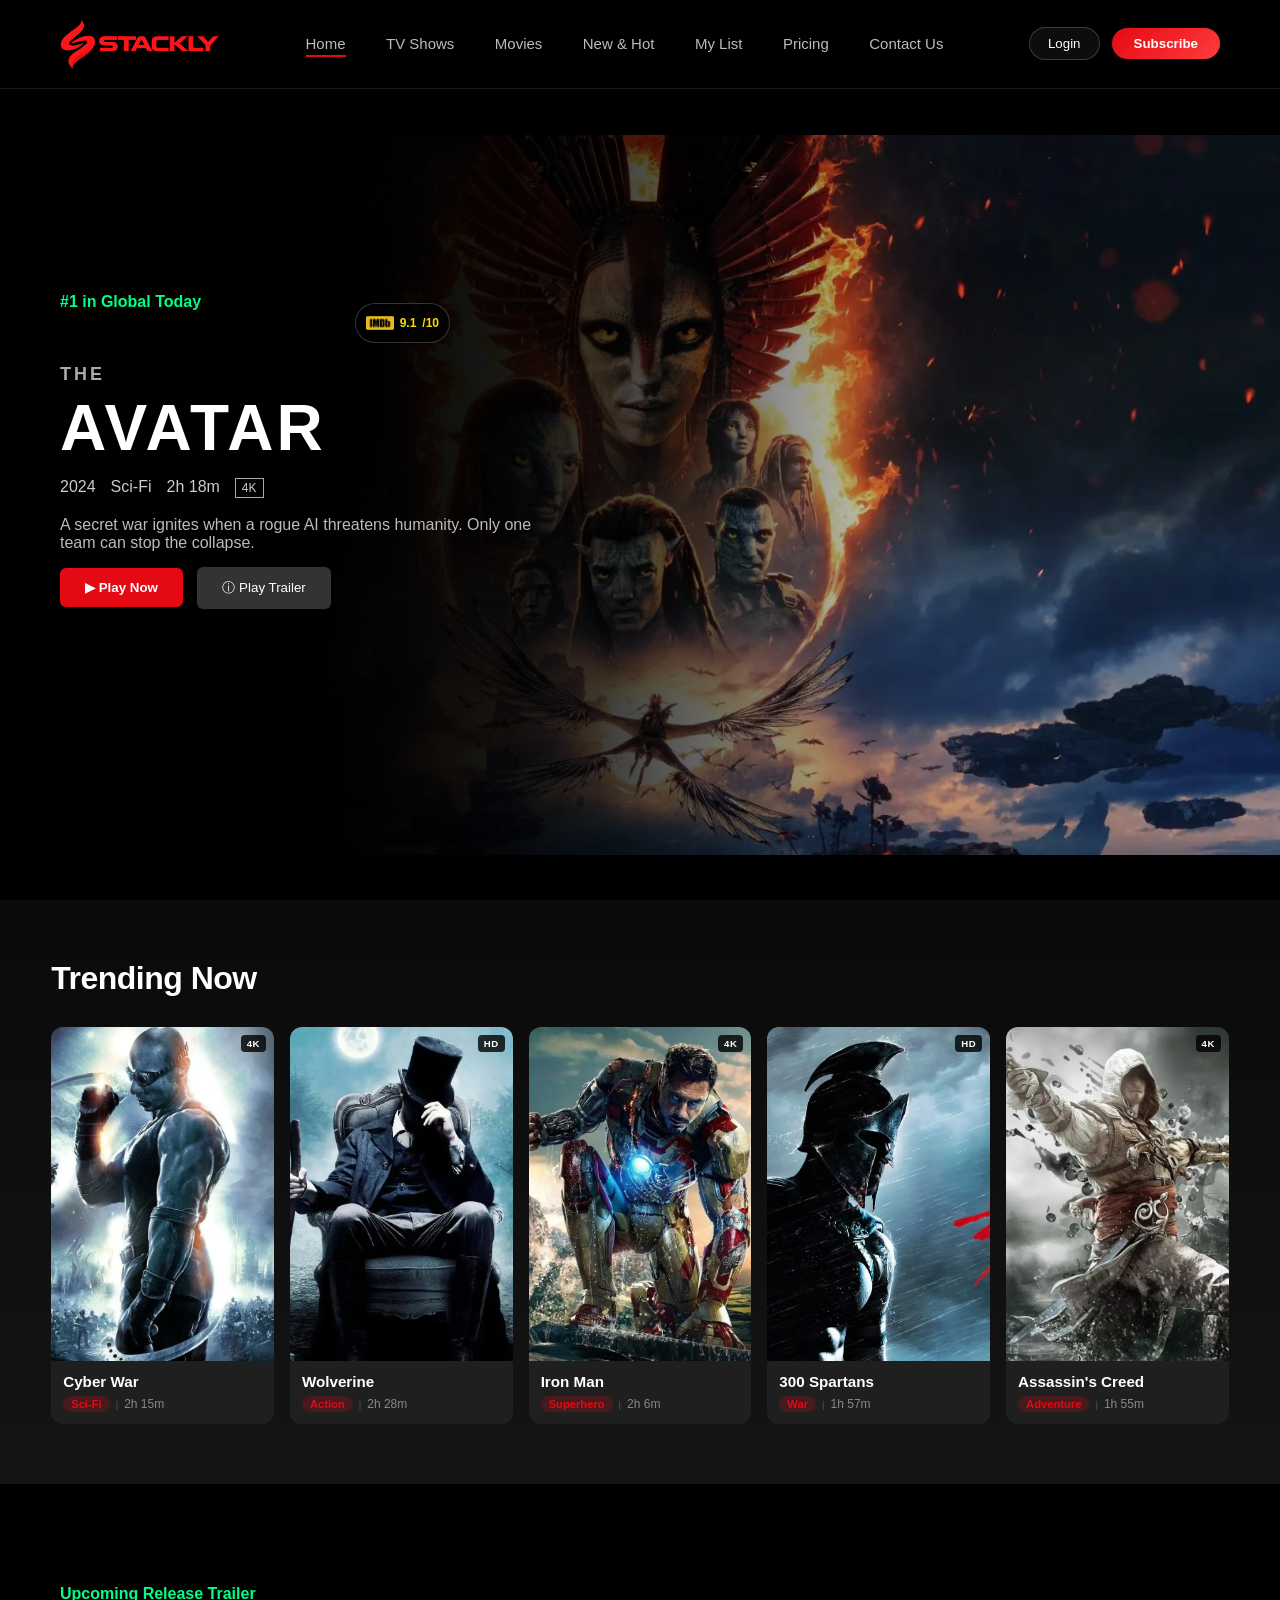
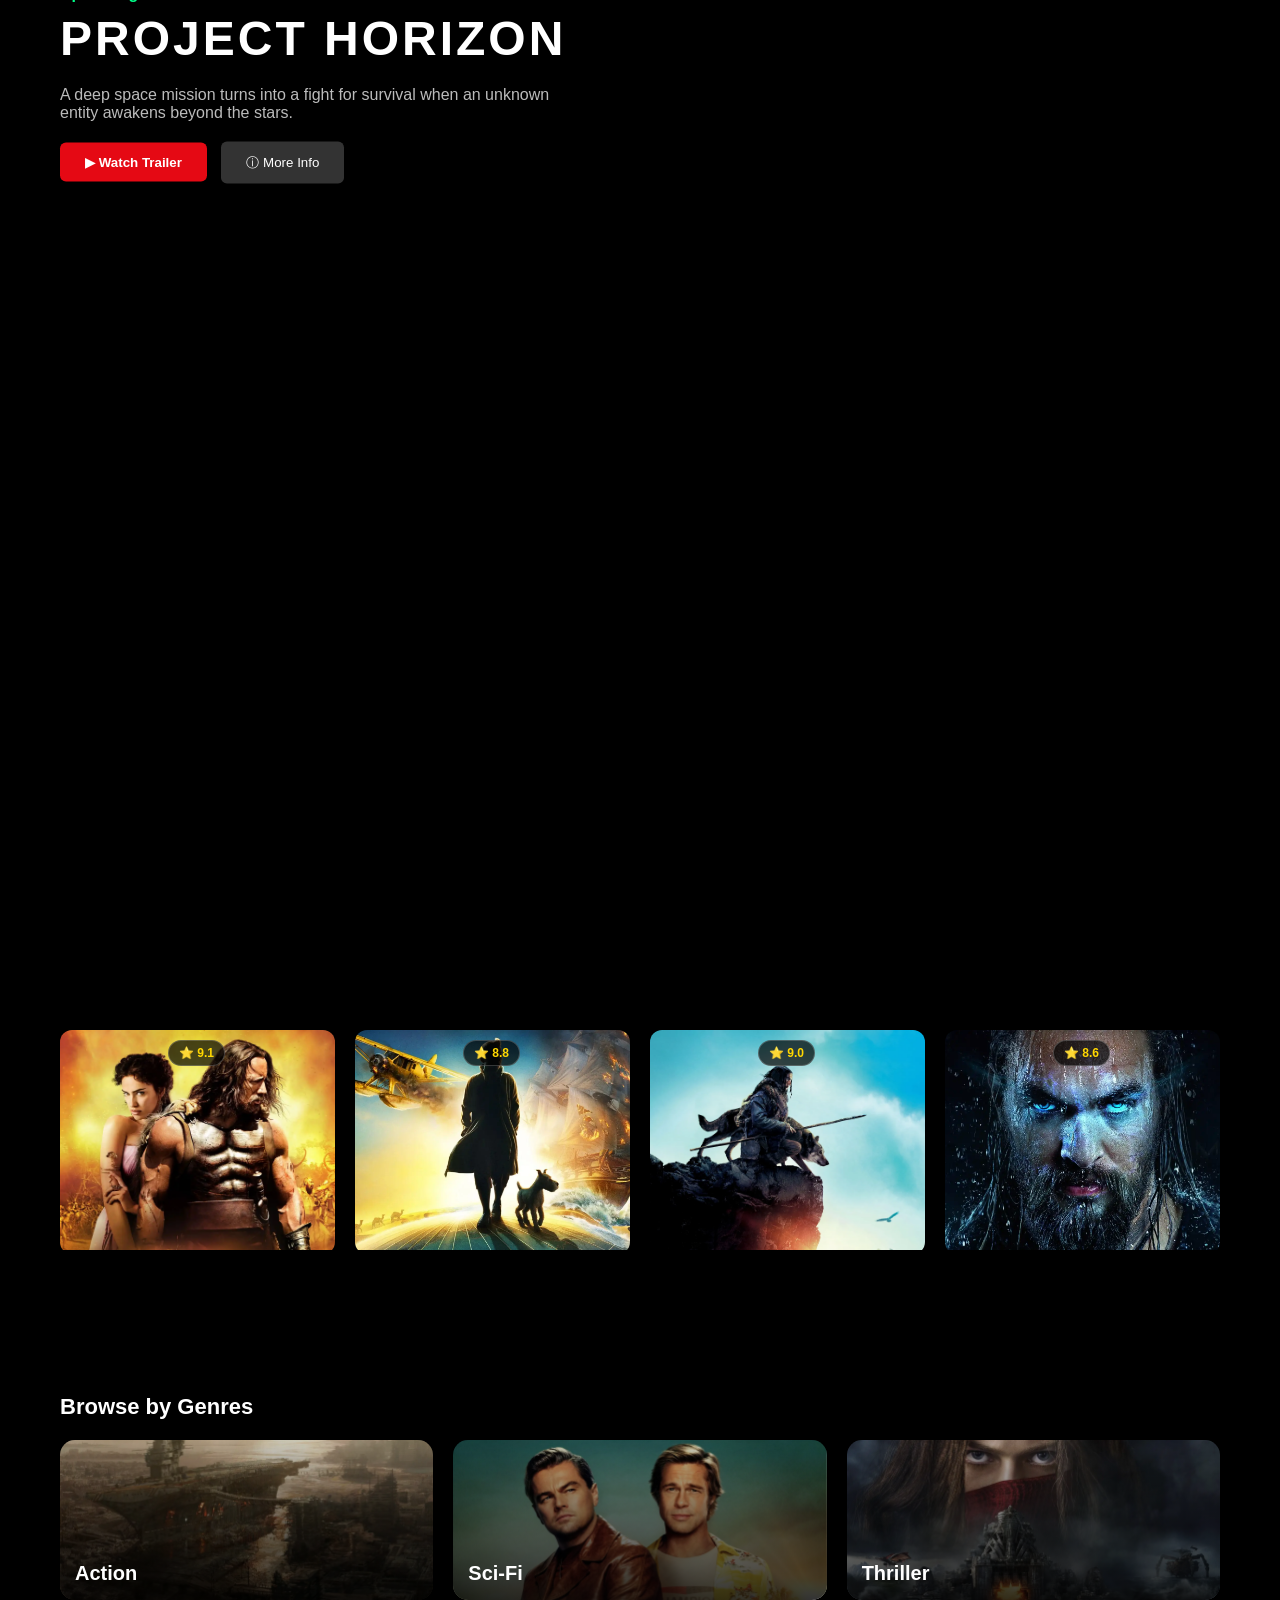
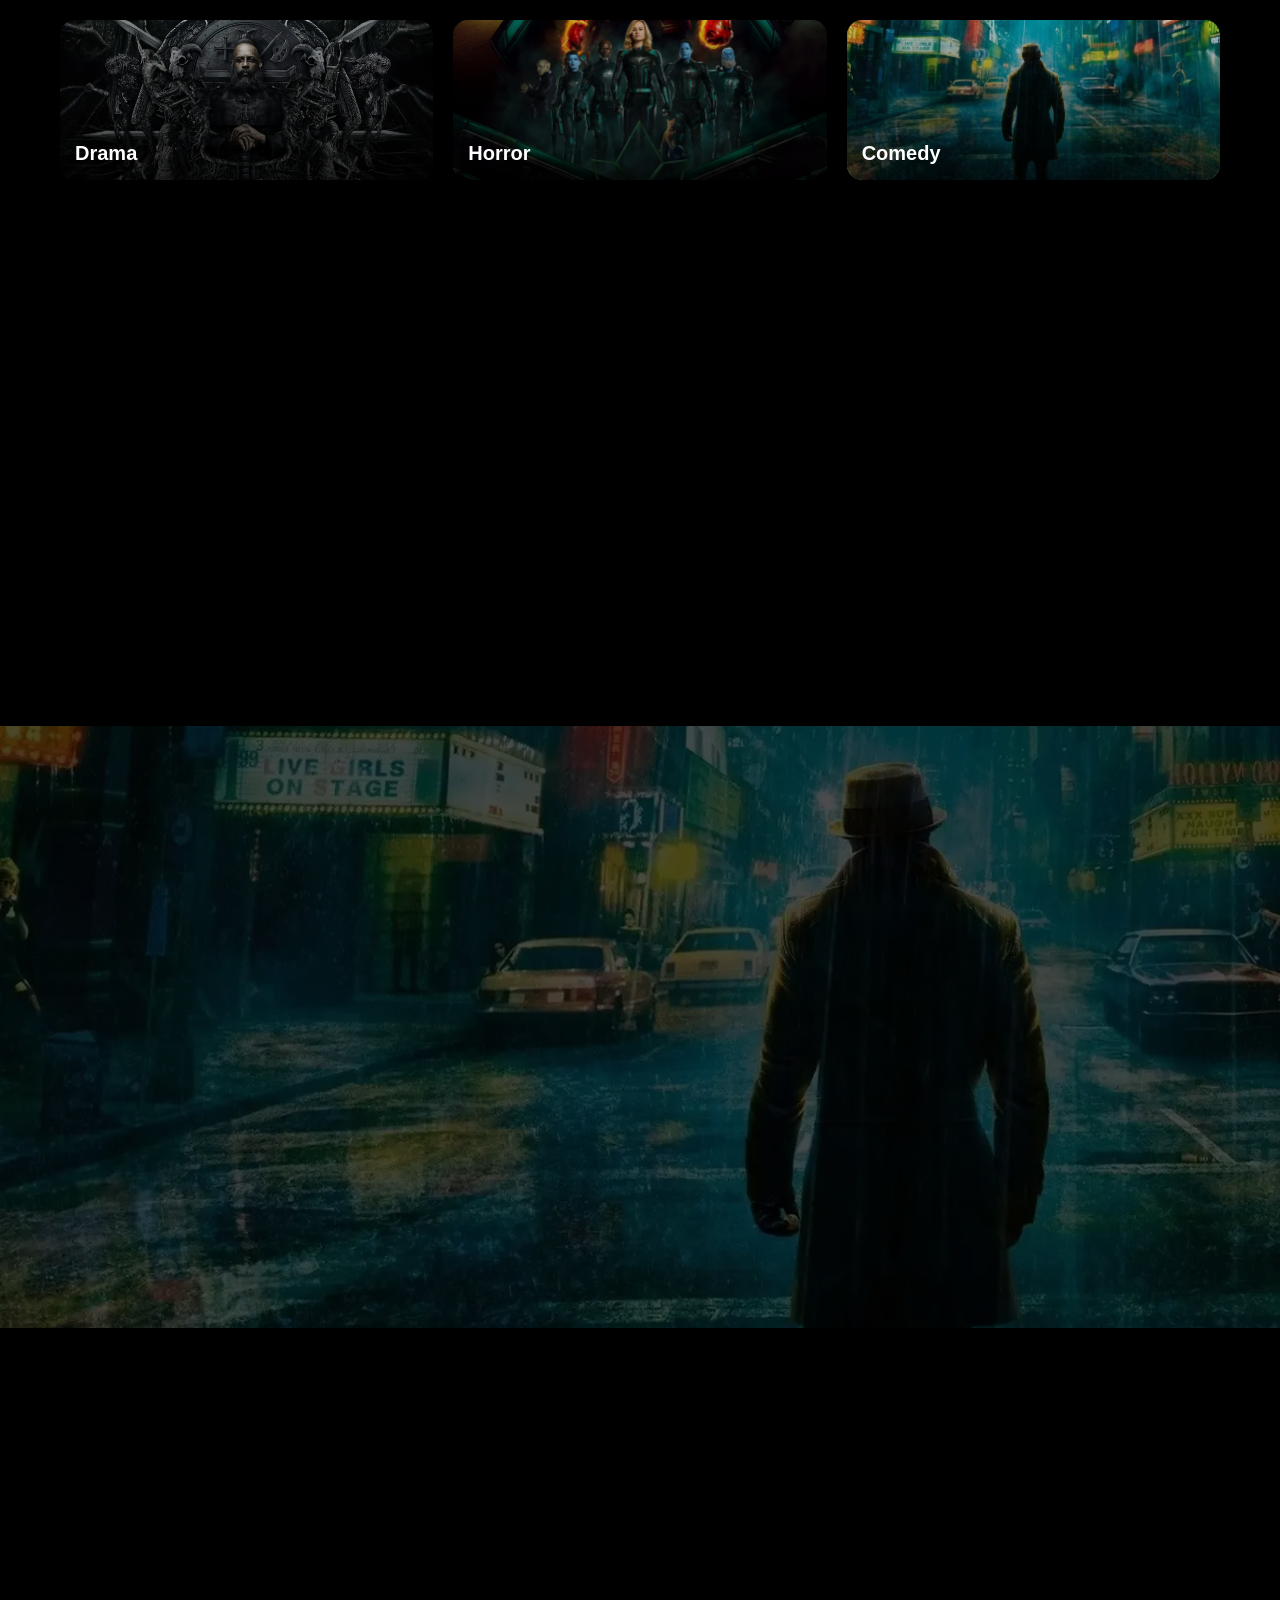
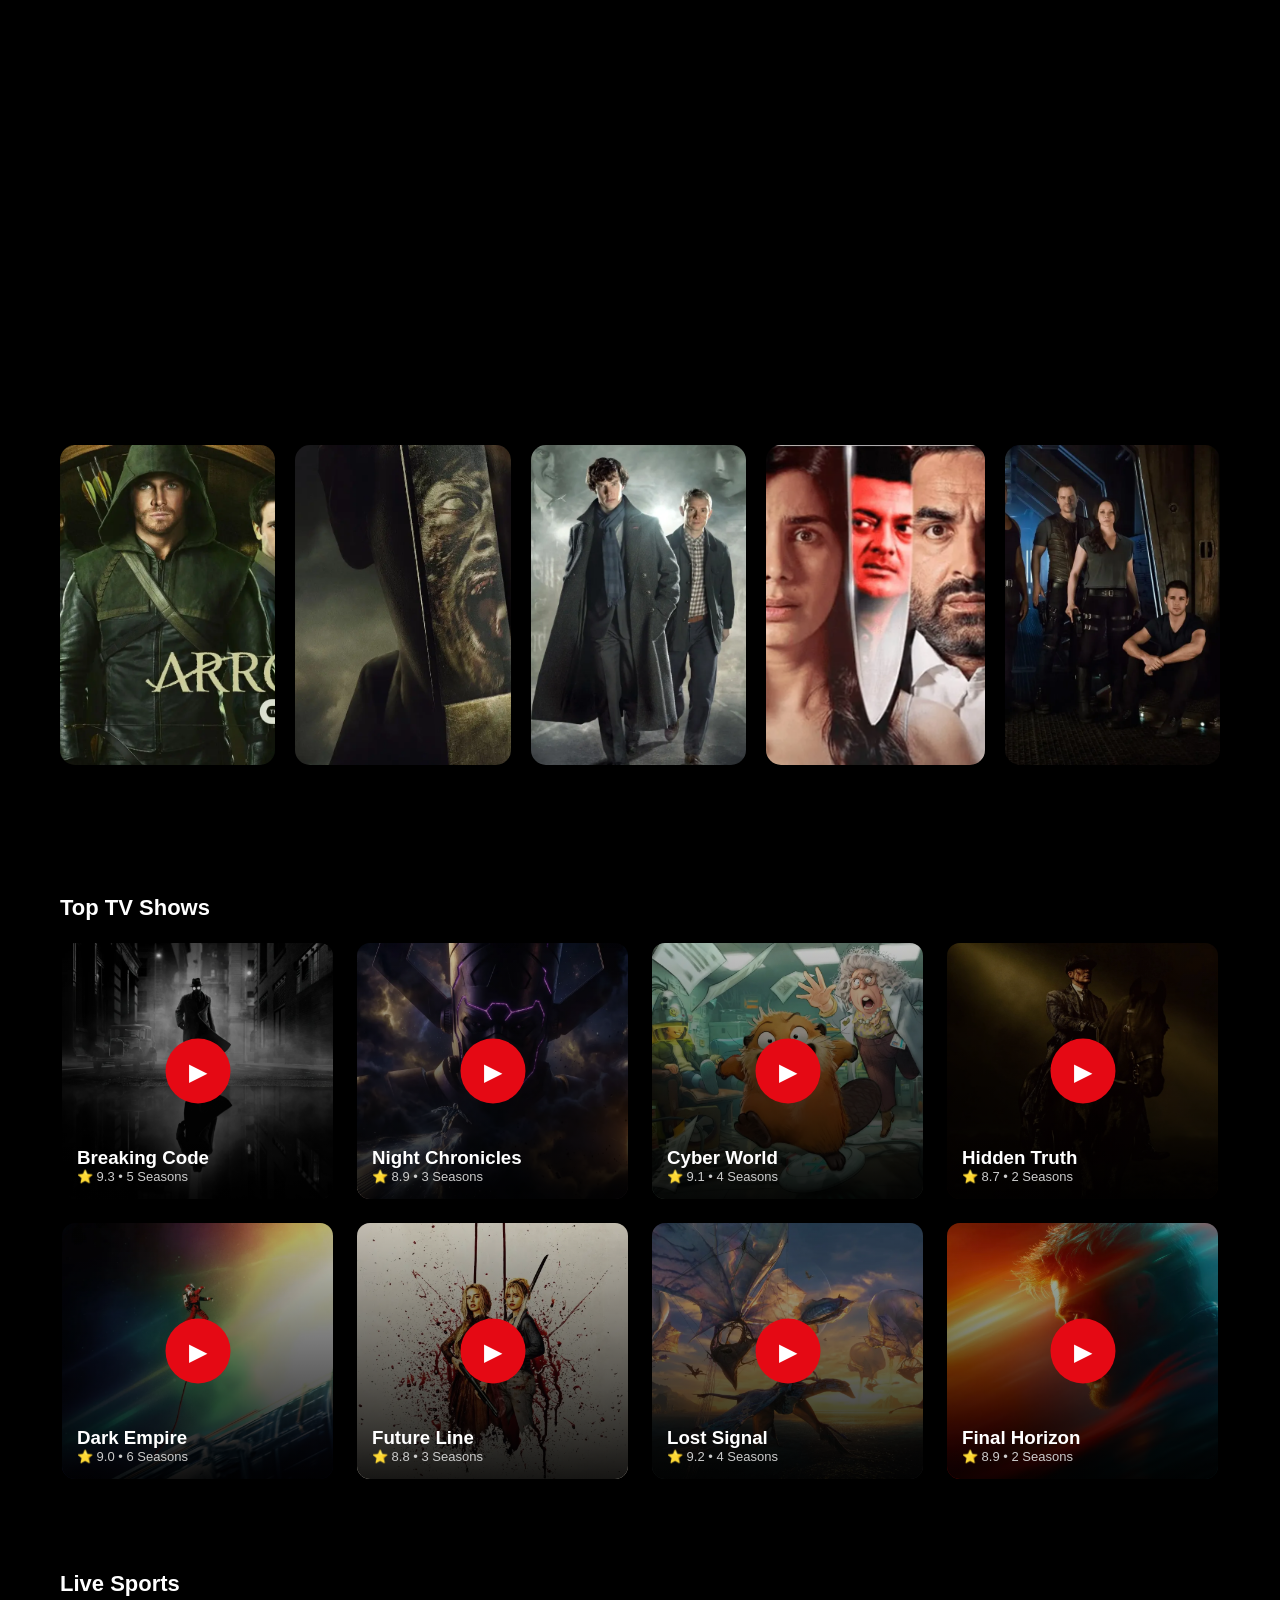
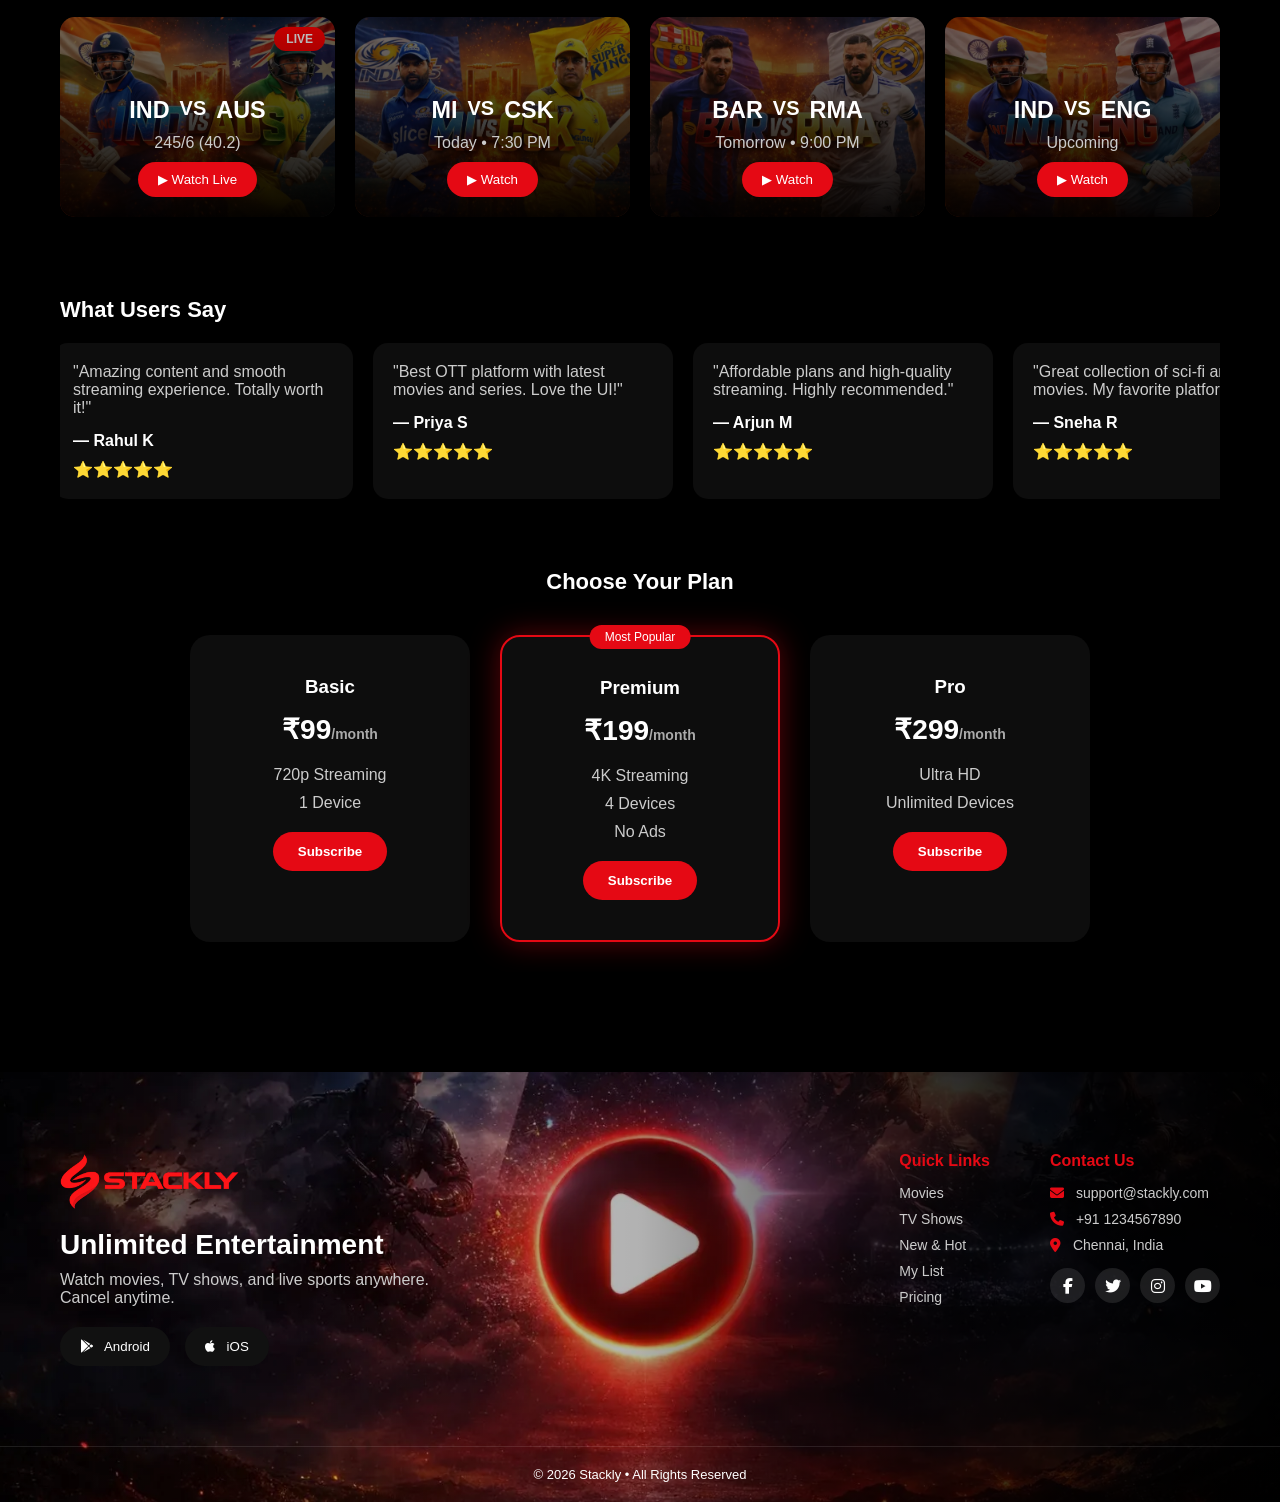
<file: index.html>
<!DOCTYPE html>
<html lang="en">
<head>
<meta charset="UTF-8">
<meta name="viewport" content="width=device-width, initial-scale=1.0">
<title>Stackly OTT</title>
<link rel="stylesheet" href="style.css">
<link rel="stylesheet" href="https://cdnjs.cloudflare.com/ajax/libs/font-awesome/6.5.0/css/all.min.css">
</head>

<body>

<div class="loader-wrapper">

    <div class="play-loader">
        <div class="play-btn10"></div>
        <div class="play-line"></div>
    </div>

</div>
<!-- HEADER -->
<header id="header">
<div class="logo">
    <a href="index.html">
        <img src="Images/logo.webp" alt="Stackly Logo">
    </a>
</div>
<div class="menu-toggle" id="menuToggle">
    <span></span>
    <span></span>
    <span></span>
</div>

<nav id="navMenu">
    <a href="index.html" class="active">Home</a>
    <a href="tvshows.html">TV Shows</a>
    <a href="movies.html">Movies</a>
    <a href="newhot.html">New & Hot</a>
    <a href="mylist.html">My List</a>
    <a href="pricing.html">Pricing</a>
    <a href="contact.html">Contact Us</a>
</nav>

<div class="auth-buttons" id="authButtons">
    <button class="login" onclick="location.href='login.html'">Login</button>
    <button class="subscribe" onclick="location.href='subscribe.html'">Subscribe</button>
</div>
</header>

<section class="hero">

<div class="slides">

<!-- SLIDE 1 -->
<div class="slide active">
    <div class="bg" style="background-image:url('Images/slider1-3.webp')"></div>
    <div class="hero-content">
        <div class="top-info">
    <p class="tag">#1 in Global Today</p>
    <div class="rating">
        <img src="Images/imdb.webp" alt="IMDb">
        <span>9.1</span>/10
    </div>
</div>
        <h1 class="title"><span>THE</span><br>AVATAR</h1>
        <div class="meta">
            <span>2024</span><span>Sci-Fi</span><span>2h 18m</span><span class="quality">4K</span>
        </div>
        <p class="desc">
            A secret war ignites when a rogue AI threatens humanity.
            Only one team can stop the collapse.
        </p>
     <div class="buttons">
    <button class="play" onclick="location.href='404.html'">▶ Play Now</button>
    <button class="trailer" onclick="location.href='404.html'">ⓘ Play Trailer</button>
</div>
    </div>
</div>

<!-- SLIDE 2 -->
<div class="slide">
    <div class="bg" style="background-image:url('Images/slider2.webp')"></div>
    <div class="hero-content">
        <div class="top-info">
    <p class="tag">#2 Trending Worldwide</p>
    <div class="rating">
        <img src="Images/imdb.webp" alt="IMDb">
        <span>8.5</span>/10
    </div>
</div>
        <h1 class="title"><span>THE</span><br>CYBER WAR</h1>
        <div class="meta">
            <span>2023</span><span>Action</span><span>2h 05m</span><span class="quality">HD</span>
        </div>
        <p class="desc">
            A digital battlefield where hackers fight to control the future of humanity.
        </p>
         <div class="buttons">
    <button class="play" onclick="location.href='404.html'">▶ Play Now</button>
    <button class="trailer" onclick="location.href='404.html'">ⓘ Play Trailer</button>
</div>
    </div>
</div>

<!-- SLIDE 3 -->
<div class="slide">
    <div class="bg" style="background-image:url('Images/slider3.webp')"></div>
    <div class="hero-content">
        <div class="top-info">
    <p class="tag">#3 Top Sci-Fi Picks</p>

    <div class="rating">
        <img src="Images/imdb.webp" alt="IMDb">
        <span>8.6</span>/10
    </div>
</div>
        <h1 class="title"><span>THE</span><br>NEON CITY</h1>
        <div class="meta">
            <span>2024</span><span>Thriller</span><span>1h 58m</span><span class="quality">4K</span>
        </div>
        <p class="desc">
            Beneath the glowing lights, dark secrets unfold in a city that never sleeps.
        </p>
         <div class="buttons">
    <button class="play" onclick="location.href='404.html'">▶ Play Now</button>
    <button class="trailer" onclick="location.href='404.html'">ⓘ Play Trailer</button>
</div>
    </div>
</div>

<!-- SLIDE 4 -->
<div class="slide">
    <div class="bg" style="background-image:url('Images/slider4.webp')"></div>
    <div class="hero-content">
        <div class="top-info">
    <p class="tag">#4 Editor's Choice</p>
    <div class="rating">
        <img src="Images/imdb.webp" alt="IMDb">
        <span>8.9</span>/10
    </div>
</div>
        <h1 class="title"><span>THE</span><br>LAST CODE</h1>
        <div class="meta">
            <span>2022</span><span>Drama</span><span>2h 10m</span><span class="quality">HD</span>
        </div>
        <p class="desc">
            One final code holds the key to saving the world from total destruction.
        </p>
         <div class="buttons">
    <button class="play" onclick="location.href='404.html'">▶ Play Now</button>
    <button class="trailer" onclick="location.href='404.html'">ⓘ Play Trailer</button>
</div>
    </div>
</div>

<!-- SLIDE 5 -->
<div class="slide">
    <div class="bg" style="background-image:url('Images/slider5.webp')"></div>
    <div class="hero-content">
        <div class="top-info">
    <p class="tag">#5 Most Watched</p>
    <div class="rating">
        <img src="Images/imdb.webp" alt="IMDb">
        <span>9.0</span>/10
    </div>
</div>
        <h1 class="title"><span>THE</span><br>SHADOW OPS</h1>
        <div class="meta">
            <span>2024</span><span>Action</span><span>2h 22m</span><span class="quality">4K</span>
        </div>
        <p class="desc">
            A covert team operates in the shadows to stop a global conspiracy.
        </p>
         <div class="buttons">
    <button class="play" onclick="location.href='404.html'">▶ Play Now</button>
    <button class="trailer" onclick="location.href='404.html'">ⓘ Play Trailer</button>
</div>
    </div>
</div>

</div>

</section>


<section class="trending-section">

    <h2 class="section-heading animate">Trending Now</h2>

    <div class="content-grid">

        <!-- Card 1: Cyber War -->
        <article class="media-item animate">
            <a href="404.html" class="item-wrapper">
                <div class="visual-container">
                    <img src="Images/trending1.webp" alt="Cyber War" class="backdrop-img">
                    <div class="gradient-shield"></div>
                    <div class="action-circle">
                        <svg class="play-icon" viewBox="0 0 24 24" fill="currentColor">
                            <path d="M8 5v14l11-7z"/>
                        </svg>
                    </div>
                    <div class="badge-rating">4K</div>
                </div>
                <div class="details-layer">
                    <h3 class="content-name">Cyber War</h3>
                    <div class="specs-row">
                        <span class="tag-pill">Sci-Fi</span>
                        <span class="separator">|</span>
                        <span class="time-stamp">2h 15m</span>
                    </div>
                </div>
            </a>
        </article>

        <!-- Card 2: Wolverine -->
        <article class="media-item animate">
            <a href="404.html" class="item-wrapper">
                <div class="visual-container">
                    <img src="Images/trending2.webp" alt="Wolverine" class="backdrop-img">
                    <div class="gradient-shield"></div>
                    <div class="action-circle">
                        <svg class="play-icon" viewBox="0 0 24 24" fill="currentColor">
                            <path d="M8 5v14l11-7z"/>
                        </svg>
                    </div>
                    <div class="badge-rating">HD</div>
                </div>
                <div class="details-layer">
                    <h3 class="content-name">Wolverine</h3>
                    <div class="specs-row">
                        <span class="tag-pill">Action</span>
                        <span class="separator">|</span>
                        <span class="time-stamp">2h 28m</span>
                    </div>
                </div>
            </a>
        </article>

        <!-- Card 3: Iron Man -->
        <article class="media-item animate">
            <a href="404.html" class="item-wrapper">
                <div class="visual-container">
                    <img src="Images/trending3.webp" alt="Iron Man" class="backdrop-img">
                    <div class="gradient-shield"></div>
                    <div class="action-circle">
                        <svg class="play-icon" viewBox="0 0 24 24" fill="currentColor">
                            <path d="M8 5v14l11-7z"/>
                        </svg>
                    </div>
                    <div class="badge-rating">4K</div>
                </div>
                <div class="details-layer">
                    <h3 class="content-name">Iron Man</h3>
                    <div class="specs-row">
                        <span class="tag-pill">Superhero</span>
                        <span class="separator">|</span>
                        <span class="time-stamp">2h 6m</span>
                    </div>
                </div>
            </a>
        </article>

        <!-- Card 4: 300 Spartans -->
        <article class="media-item animate">
            <a href="404.html" class="item-wrapper">
                <div class="visual-container">
                    <img src="Images/trending4.webp" alt="300 Spartans" class="backdrop-img">
                    <div class="gradient-shield"></div>
                    <div class="action-circle">
                        <svg class="play-icon" viewBox="0 0 24 24" fill="currentColor">
                            <path d="M8 5v14l11-7z"/>
                        </svg>
                    </div>
                    <div class="badge-rating">HD</div>
                </div>
                <div class="details-layer">
                    <h3 class="content-name">300 Spartans</h3>
                    <div class="specs-row">
                        <span class="tag-pill">War</span>
                        <span class="separator">|</span>
                        <span class="time-stamp">1h 57m</span>
                    </div>
                </div>
            </a>
        </article>

        <!-- Card 5: Assassin's Creed -->
        <article class="media-item animate">
            <a href="404.html" class="item-wrapper">
                <div class="visual-container">
                    <img src="Images/trending5.webp" alt="Assassin's Creed" class="backdrop-img">
                    <div class="gradient-shield"></div>
                    <div class="action-circle">
                        <svg class="play-icon" viewBox="0 0 24 24" fill="currentColor">
                            <path d="M8 5v14l11-7z"/>
                        </svg>
                    </div>
                    <div class="badge-rating">4K</div>
                </div>
                <div class="details-layer">
                    <h3 class="content-name">Assassin's Creed</h3>
                    <div class="specs-row">
                        <span class="tag-pill">Adventure</span>
                        <span class="separator">|</span>
                        <span class="time-stamp">1h 55m</span>
                    </div>
                </div>
            </a>
        </article>

    </div>
</section>

<section class="upcoming-trailer">

    <!-- VIDEO -->
    <video autoplay muted loop playsinline class="bg-video">
        <source src="video/trailer.mp4" type="video/mp4">
    </video>

    <!-- DARK OVERLAY -->
    <div class="video-overlay"></div>

    <!-- CONTENT -->
    <div class="trailer-content">

        <span class="tag">Upcoming Release Trailer</span>

        <h2 class="title">PROJECT HORIZON</h2>

        <p class="desc">
            A deep space mission turns into a fight for survival when an unknown
            entity awakens beyond the stars.
        </p>

        <div class="buttons">
    <button class="play" onclick="location.href='404.html'">▶ Watch Trailer</button>
    <button class="trailer" onclick="location.href='404.html'">ⓘ More Info</button>
</div>

    </div>

</section>


<section class="continue">

    <h2 class="section-title animate">Continue Watching</h2>

<div class="continue-row">

    <a href="404.html">
        <div class="continue-card animate">
            <img src="Images/continue1.webp">
            <div class="overlay"><span>▶</span></div>
            <div class="progress-bar"><div class="progress" style="width:65%"></div></div>
            <p>Crimson Protocol</p>
        </div>
    </a>

    <a href="404.html">
        <div class="continue-card animate">
            <img src="Images/continue2.webp">
            <div class="overlay"><span>▶</span></div>
            <div class="progress-bar"><div class="progress" style="width:40%"></div></div>
            <p>Quantum Breaker</p>
        </div>
    </a>

    <a href="404.html">
        <div class="continue-card animate">
            <img src="Images/continue3.webp">
            <div class="overlay"><span>▶</span></div>
            <div class="progress-bar"><div class="progress" style="width:80%"></div></div>
            <p>Midnight Horizon</p>
        </div>
    </a>

    <a href="404.html">
        <div class="continue-card animate">
            <img src="Images/continue4.webp">
            <div class="overlay"><span>▶</span></div>
            <div class="progress-bar"><div class="progress" style="width:50%"></div></div>
            <p>Shadow Nexus</p>
        </div>
    </a>

</div>

</section>


<section class="top-rated">

    <h2 class="section-title animate">Top Rated</h2>

    <div class="top-grid">

        <!-- CARD 1 -->
        <a href="404.html">
            <div class="top-card animate">
                <img src="Images/rate1.webp">
                <div class="rating">⭐ 9.2</div>
                <div class="overlay1">
                    <div class="play-btn1">▶</div>
                    <h3>Crimson Protocol</h3>
                    <p class="watch-text">Watch Now</p>
                </div>
            </div>
        </a>

        <!-- CARD 2 -->
        <a href="404.html">
            <div class="top-card animate">
                <img src="Images/rate2.webp">
                <div class="rating">⭐ 8.9</div>
                <div class="overlay1">
                    <div class="play-btn1">▶</div>
                    <h3>Quantum Breaker</h3>
                    <p class="watch-text">Watch Now</p>
                </div>
            </div>
        </a>

        <!-- CARD 3 -->
        <a href="404.html">
            <div class="top-card animate">
                <img src="Images/rate3.webp">
                <div class="rating">⭐ 9.4</div>
                <div class="overlay1">
                    <div class="play-btn1">▶</div>
                    <h3>Neon Rebellion</h3>
                    <p class="watch-text">Watch Now</p>
                </div>
            </div>
        </a>

        <!-- CARD 4 -->
        <a href="404.html">
            <div class="top-card animate">
                <img src="Images/rate4.webp">
                <div class="rating">⭐ 8.7</div>
                <div class="overlay1">
                    <div class="play-btn1">▶</div>
                    <h3>Shadow Nexus</h3>
                    <p class="watch-text">Watch Now</p>
                </div>
            </div>
        </a>

        <!-- CARD 5 -->
        <a href="404.html">
            <div class="top-card animate">
                <img src="Images/rate5.webp">
                <div class="rating">⭐ 9.1</div>
                <div class="overlay1">
                    <div class="play-btn1">▶</div>
                    <h3>Midnight Horizon</h3>
                    <p class="watch-text">Watch Now</p>
                </div>
            </div>
        </a>

        <!-- CARD 6 -->
        <a href="404.html">
            <div class="top-card animate">
                <img src="Images/rate6.webp">
                <div class="rating">⭐ 8.8</div>
                <div class="overlay1">
                    <div class="play-btn1">▶</div>
                    <h3>Dark Signal</h3>
                    <p class="watch-text">Watch Now</p>
                </div>
            </div>
        </a>

        <!-- CARD 7 -->
        <a href="404.html">
            <div class="top-card animate">
                <img src="Images/rate7.webp">
                <div class="rating">⭐ 9.0</div>
                <div class="overlay1">
                    <div class="play-btn1">▶</div>
                    <h3>Infinity Code</h3>
                    <p class="watch-text">Watch Now</p>
                </div>
            </div>
        </a>

        <!-- CARD 8 -->
        <a href="404.html">
            <div class="top-card animate">
                <img src="Images/rate8.webp">
                <div class="rating">⭐ 8.6</div>
                <div class="overlay1">
                    <div class="play-btn1">▶</div>
                    <h3>Phantom Grid</h3>
                    <p class="watch-text">Watch Now</p>
                </div>
            </div>
        </a>

    </div>

</section>

<section class="genres">

    <h2 class="section-title animate">Browse by Genres</h2>

    <div class="genre-grid">

        <a href="404.html">
            <div class="genre-card animate">
                <img src="Images/genre1.webp">
                <h3>Action</h3>
            </div>
        </a>

        <a href="404.html">
            <div class="genre-card animate">
                <img src="Images/genre2.webp">
                <h3>Sci-Fi</h3>
            </div>
        </a>

        <a href="404.html">
            <div class="genre-card animate">
                <img src="Images/genre3.webp">
                <h3>Thriller</h3>
            </div>
        </a>

        <a href="404.html">
            <div class="genre-card animate">
                <img src="Images/genre4.webp">
                <h3>Drama</h3>
            </div>
        </a>

        <a href="404.html">
            <div class="genre-card animate">
                <img src="Images/genre5.webp">
                <h3>Horror</h3>
            </div>
        </a>

        <a href="404.html">
            <div class="genre-card animate">
                <img src="Images/genre6.webp">
                <h3>Comedy</h3>
            </div>
        </a>

    </div>

</section>


<section class="top10">

    <h2 class="section-title animate">Top 10 Ranking</h2>

    <div class="top10-row animate">

        <a href="404.html">
            <div class="top10-card">
                <span class="rank">1</span>
                <img src="Images/top1.webp">
            </div>
        </a>

        <a href="404.html">
            <div class="top10-card">
                <span class="rank">2</span>
                <img src="Images/top2.webp">
            </div>
        </a>

        <a href="404.html">
            <div class="top10-card">
                <span class="rank">3</span>
                <img src="Images/top3.webp">
            </div>
        </a>

        <a href="404.html">
            <div class="top10-card">
                <span class="rank">4</span>
                <img src="Images/top4.webp">
            </div>
        </a>

        <a href="404.html">
            <div class="top10-card">
                <span class="rank">5</span>
                <img src="Images/top5.webp">
            </div>
        </a>

        <a href="404.html">
            <div class="top10-card">
                <span class="rank">6</span>
                <img src="Images/top6.webp">
            </div>
        </a>

        <a href="404.html">
            <div class="top10-card">
                <span class="rank">7</span>
                <img src="Images/top7.webp">
            </div>
        </a>

        <a href="404.html">
            <div class="top10-card">
                <span class="rank">8</span>
                <img src="Images/top8.webp">
            </div>
        </a>

        <a href="404.html">
            <div class="top10-card">
                <span class="rank">9</span>
                <img src="Images/top9.webp">
            </div>
        </a>

        <a href="404.html">
            <div class="top10-card">
                <span class="rank">10</span>
                <img src="Images/top10.webp">
            </div>
        </a>

    </div>

</section>

<section class="countdown-section">

   <div class="countdown-content animate">

    <span class="tag">Coming Soon</span>

    <h2>GALAXY INVASION</h2>

    <p class="desc">
        A massive alien force approaches Earth. Humanity prepares for its
        final stand in this epic sci-fi thriller.
    </p>

    <p class="offer">
        🔥 Limited Time Offer: Get <strong>50% OFF</strong> on Premium Subscription
    </p>

    <p class="price">
        Start from <span>₹99/month</span>
    </p>

    <!-- TIMER -->
    <div class="countdown">

        <div class="time-box">
            <span id="days">00</span>
            <p>Days</p>
        </div>

        <div class="time-box">
            <span id="hours">00</span>
            <p>Hours</p>
        </div>

        <div class="time-box">
            <span id="minutes">00</span>
            <p>Minutes</p>
        </div>

        <div class="time-box">
            <span id="seconds">00</span>
            <p>Seconds</p>
        </div>

    </div>

    <!-- 🎬 BUTTONS -->
<div class="countdown-buttons">
    <button class="subscribe-btn" onclick="location.href='404.html'">Subscribe Now</button>
    <button class="notify-btn" onclick="location.href='404.html'">Notify Me</button>
</div>
</div>

</section>

<section class="languages">

    <h2 class="section-title animate">Choose Your Language</h2>

    <div class="language-grid">

        <a href="404.html">
            <div class="lang-card active animate">
                <img src="Images/hollywood.webp">
                <div class="overlay2">English</div>
            </div>
        </a>

        <a href="404.html">
            <div class="lang-card active animate">
                <img src="Images/tamil.webp">
                <div class="overlay2">Tamil</div>
            </div>
        </a>

        <a href="404.html">
            <div class="lang-card active animate">
                <img src="Images/hindi.webp">
                <div class="overlay2">Hindi</div>
            </div>
        </a>

        <a href="404.html">
            <div class="lang-card active animate">
                <img src="Images/telugu.webp">
                <div class="overlay2">Telugu</div>
            </div>
        </a>

        <a href="404.html">
            <div class="lang-card active animate">
                <img src="Images/malayalam.webp">
                <div class="overlay2">Malayalam</div>
            </div>
        </a>

        <a href="404.html">
            <div class="lang-card active animate">
                <img src="Images/kannada.webp">
                <div class="overlay2">Kannada</div>
            </div>
        </a>

    </div>

</section>

<section class="web-series">

    <h2 class="section-title animate">Popular Web Series</h2>

    <div class="series-row">

        <a href="404.html">
            <div class="series-card animate">
                <img src="Images/series1.webp">
                <div class="overlay3">
                    <div class="play-btn3">▶</div>
                    <h3>Dark Universe</h3>
                    <p>3 Seasons</p>
                </div>
            </div>
        </a>

        <a href="404.html">
            <div class="series-card animate">
                <img src="Images/series2.webp">
                <div class="overlay3">
                    <div class="play-btn3">▶</div>
                    <h3>Cyber Crime</h3>
                    <p>2 Seasons</p>
                </div>
            </div>
        </a>

        <a href="404.html">
            <div class="series-card animate">
                <img src="Images/series3.webp">
                <div class="overlay3">
                    <div class="play-btn3">▶</div>
                    <h3>Neon Nights</h3>
                    <p>4 Seasons</p>
                </div>
            </div>
        </a>

        <a href="404.html">
            <div class="series-card animate">
                <img src="Images/series4.webp">
                <div class="overlay3">
                    <div class="play-btn3">▶</div>
                    <h3>Shadow Files</h3>
                    <p>1 Season</p>
                </div>
            </div>
        </a>

        <a href="404.html">
            <div class="series-card animate">
                <img src="Images/series5.webp">
                <div class="overlay3">
                    <div class="play-btn3">▶</div>
                    <h3>Quantum Zone</h3>
                    <p>3 Seasons</p>
                </div>
            </div>
        </a>

    </div>

</section>


<section class="tv-shows">

    <h2 class="section-title animate">Top TV Shows</h2>

    <div class="tv-grid">

        <a href="404.html">
            <div class="tv-card animate">
                <img src="Images/tv1.webp">
                <div class="overlay4">
                    <div class="play-btn4">▶</div>
                    <h3>Breaking Code</h3>
                    <p>⭐ 9.3 • 5 Seasons</p>
                </div>
            </div>
        </a>

        <a href="404.html">
            <div class="tv-card animate">
                <img src="Images/tv2.webp">
                <div class="overlay4">
                    <div class="play-btn4">▶</div>
                    <h3>Night Chronicles</h3>
                    <p>⭐ 8.9 • 3 Seasons</p>
                </div>
            </div>
        </a>

        <a href="404.html">
            <div class="tv-card animate">
                <img src="Images/tv3.webp">
                <div class="overlay4">
                    <div class="play-btn4">▶</div>
                    <h3>Cyber World</h3>
                    <p>⭐ 9.1 • 4 Seasons</p>
                </div>
            </div>
        </a>

        <a href="404.html">
            <div class="tv-card animate">
                <img src="Images/tv4.webp">
                <div class="overlay4">
                    <div class="play-btn4">▶</div>
                    <h3>Hidden Truth</h3>
                    <p>⭐ 8.7 • 2 Seasons</p>
                </div>
            </div>
        </a>

        <a href="404.html">
            <div class="tv-card animate">
                <img src="Images/tv5.webp">
                <div class="overlay4">
                    <div class="play-btn4">▶</div>
                    <h3>Dark Empire</h3>
                    <p>⭐ 9.0 • 6 Seasons</p>
                </div>
            </div>
        </a>

        <a href="404.html">
            <div class="tv-card animate">
                <img src="Images/tv6.webp">
                <div class="overlay4">
                    <div class="play-btn4">▶</div>
                    <h3>Future Line</h3>
                    <p>⭐ 8.8 • 3 Seasons</p>
                </div>
            </div>
        </a>

        <a href="404.html">
            <div class="tv-card animate">
                <img src="Images/tv7.webp">
                <div class="overlay4">
                    <div class="play-btn4">▶</div>
                    <h3>Lost Signal</h3>
                    <p>⭐ 9.2 • 4 Seasons</p>
                </div>
            </div>
        </a>

        <a href="404.html">
            <div class="tv-card animate">
                <img src="Images/tv8.webp">
                <div class="overlay4">
                    <div class="play-btn4">▶</div>
                    <h3>Final Horizon</h3>
                    <p>⭐ 8.9 • 2 Seasons</p>
                </div>
            </div>
        </a>

    </div>

</section>

<section class="sports">

    <h2 class="section-title animate">Live Sports</h2>

    <div class="sports-grid">

        <!-- CARD -->
        <div class="sport-card live animate">
            <img src="Images/match1.webp">

            <span class="live-badge">LIVE</span>

            <div class="overlay5">
                <div class="teams">
                    <h3>IND</h3>
                    <span>VS</span>
                    <h3>AUS</h3>
                </div>

                <p class="score">245/6 (40.2)</p>

                <button class="watch-btn" onclick="location.href='404.html'">▶ Watch Live</button>
            </div>
        </div>

        <div class="sport-card animate">
            <img src="Images/match2.webp">

            <div class="overlay5">
                <div class="teams">
                    <h3>MI</h3>
                    <span>VS</span>
                    <h3>CSK</h3>
                </div>

                <p class="score">Today • 7:30 PM</p>

                <button class="watch-btn" onclick="location.href='404.html'">▶ Watch</button>
            </div>
        </div>

        <div class="sport-card animate">
            <img src="Images/match3.webp">

            <div class="overlay5">
                <div class="teams">
                    <h3>BAR</h3>
                    <span>VS</span>
                    <h3>RMA</h3>
                </div>

                <p class="score">Tomorrow • 9:00 PM</p>

                <button class="watch-btn" onclick="location.href='404.html'">▶ Watch</button>
            </div>
        </div>

        <div class="sport-card animate">
            <img src="Images/match4.webp">

            <div class="overlay5">
                <div class="teams">
                    <h3>IND</h3>
                    <span>VS</span>
                    <h3>ENG</h3>
                </div>

                <p class="score">Upcoming</p>

                <button class="watch-btn" onclick="location.href='404.html'">▶ Watch</button>
            </div>
        </div>

    </div>

</section>

<section class="testimonials">

    <h2 class="section-title animate">What Users Say</h2>

    <div class="testimonial-container animate">

        <div class="testimonial-card">
            <p>"Amazing content and smooth streaming experience. Totally worth it!"</p>
            <h4>— Rahul K</h4>
            <div class="stars">⭐⭐⭐⭐⭐</div>
        </div>

        <div class="testimonial-card">
            <p>"Best OTT platform with latest movies and series. Love the UI!"</p>
            <h4>— Priya S</h4>
            <div class="stars">⭐⭐⭐⭐⭐</div>
        </div>

        <div class="testimonial-card">
            <p>"Affordable plans and high-quality streaming. Highly recommended."</p>
            <h4>— Arjun M</h4>
            <div class="stars">⭐⭐⭐⭐⭐</div>
        </div>

        <div class="testimonial-card">
            <p>"Great collection of sci-fi and action movies. My favorite platform!"</p>
            <h4>— Sneha R</h4>
            <div class="stars">⭐⭐⭐⭐⭐</div>
        </div>

    </div>

</section>


<section class="pricing">

    <h2 class="section-title animate">Choose Your Plan</h2>

    <div class="pricing-grid">

        <!-- BASIC -->
        <div class="plan animate">
            <h3>Basic</h3>
            <p class="price">₹99<span>/month</span></p>

            <ul>
                <li>720p Streaming</li>
                <li>1 Device</li>
            </ul>

            <button class="btn" onclick="location.href='404.html'">Subscribe</button>
        </div>

        <!-- PREMIUM (HIGHLIGHT) -->
        <div class="plan premium animate">
            <div class="badge">Most Popular</div>

            <h3>Premium</h3>
            <p class="price">₹199<span>/month</span></p>

            <ul>
                <li>4K Streaming</li>
                <li>4 Devices</li>
                <li>No Ads</li>
            </ul>

            <button class="btn" onclick="location.href='404.html'">Subscribe</button>
        </div>

        <!-- PRO -->
        <div class="plan animate">
            <h3>Pro</h3>
            <p class="price">₹299<span>/month</span></p>

            <ul>
                <li>Ultra HD</li>
                <li>Unlimited Devices</li>
            </ul>

            <button class="btn" onclick="location.href='404.html'">Subscribe</button>
        </div>

    </div>

</section>


<footer class="ott-footer">

    <!-- BACKGROUND IMAGE -->
    <div class="footer-bg"></div>

    <div class="footer-content animate">

        <!-- LEFT -->
        <div class="footer-left">
           <div class="footer-left">
    <a href="index.html">
        <img src="Images/logo.webp" class="footer-logo">
    </a>
</div>
            <h2>Unlimited Entertainment</h2>

            <p>
                Watch movies, TV shows, and live sports anywhere.
                Cancel anytime.
            </p>

            <!-- DOWNLOAD -->
            <div class="download-buttons">

    <button class="app-btn" onclick="window.location.href='404.html'">
        <i class="fab fa-google-play"></i> Android
    </button>

    <button class="app-btn" onclick="window.location.href='404.html'">
        <i class="fab fa-apple"></i> iOS
    </button>

</div>
        </div>

        <!-- RIGHT LINKS -->
     <div class="footer-right">

    <!-- QUICK LINKS -->
    <div class="footer-column">
        <h4>Quick Links</h4>
        <ul>
            <li><a href="movies.html">Movies</a></li>
            <li><a href="tvshows.html">TV Shows</a></li>
            <li><a href="newhot.html">New & Hot</a></li>
            <li><a href="mylist.html">My List</a></li>
            <li><a href="pricing.html">Pricing</a></li>
        </ul>
    </div>

    <!-- CONTACT US -->
    <div class="footer-column">
        <h4>Contact Us</h4>
        <ul>
            <li><i class="fas fa-envelope"></i> support@stackly.com</li>
            <li><i class="fas fa-phone"></i> +91 1234567890</li>
            <li><i class="fas fa-map-marker-alt"></i> Chennai, India</li>
        </ul>

        <!-- SOCIAL ICONS -->
        <div class="social-icons">
            <a href="404.html"><i class="fab fa-facebook-f"></i></a>
            <a href="404.html"><i class="fab fa-twitter"></i></a>
            <a href="404.html"><i class="fab fa-instagram"></i></a>
            <a href="404.html"><i class="fab fa-youtube"></i></a>
        </div>
    </div>

</div>
    </div>

    <!-- BOTTOM -->
    <div class="footer-bottom">
        © 2026 Stackly • All Rights Reserved
    </div>

</footer>

<script src="script.js"></script>

</body>
</html>
</file>
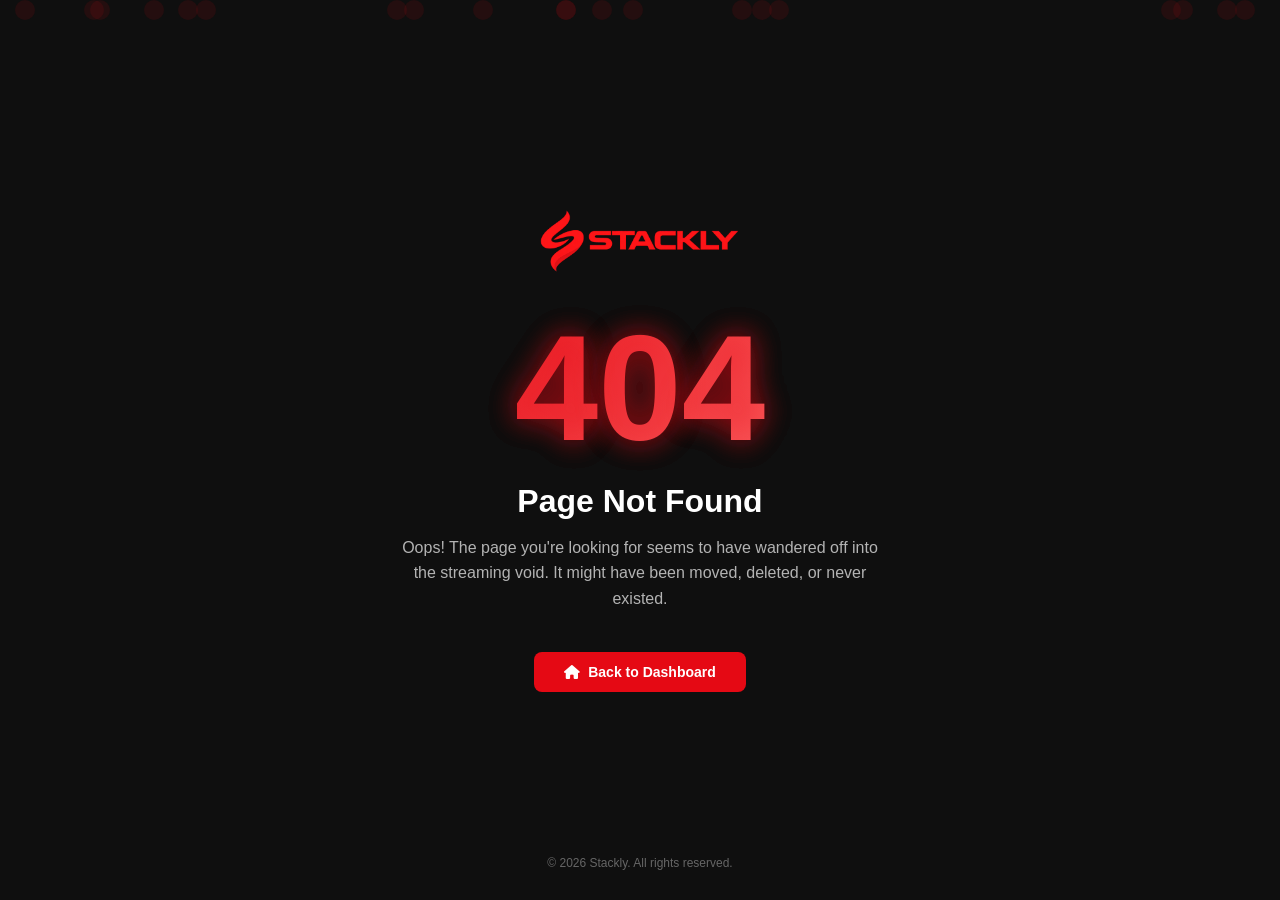
<file: 404-admin.html>
<!DOCTYPE html>
<html lang="en">
<head>
    <meta charset="UTF-8">
    <meta name="viewport" content="width=device-width, initial-scale=1.0">
    <title>404 - Page Not Found</title>
    <link href="https://cdnjs.cloudflare.com/ajax/libs/font-awesome/6.4.0/css/all.min.css" rel="stylesheet">
    <style>
        * {
            margin: 0;
            padding: 0;
            box-sizing: border-box;
        }

        body {
            font-family: 'Segoe UI', Tahoma, Geneva, Verdana, sans-serif;
            background: #0f0f0f;
            color: #ffffff;
            min-height: 100vh;
            display: flex;
            flex-direction: column;
            align-items: center;
            justify-content: center;
            overflow: hidden;
            position: relative;
        }

        /* Animated Background */
        .bg-animation {
            position: absolute;
            width: 100%;
            height: 100%;
            overflow: hidden;
            z-index: 0;
        }

        .bg-animation span {
            position: absolute;
            width: 20px;
            height: 20px;
            background: rgba(229, 9, 20, 0.1);
            animation: float 15s infinite linear;
            border-radius: 50%;
        }

        @keyframes float {
            0% {
                transform: translateY(100vh) rotate(0deg);
                opacity: 0;
            }
            10% {
                opacity: 1;
            }
            90% {
                opacity: 1;
            }
            100% {
                transform: translateY(-100vh) rotate(720deg);
                opacity: 0;
            }
        }

        .content {
            text-align: center;
            z-index: 1;
            padding: 20px;
        }

        .logo {
            display: flex;
            align-items: center;
            justify-content: center;
            gap: 10px;
            margin-bottom: 40px;
            font-size: 24px;
            font-weight: 700;
            letter-spacing: 1px;
        }

        .logo-icon {
            width: 40px;
            height: 40px;
            background: #e50914;
            border-radius: 8px;
            display: flex;
            align-items: center;
            justify-content: center;
            font-weight: bold;
        }

        .error-code {
            font-size: 150px;
            font-weight: 900;
            line-height: 1;
            margin-bottom: 20px;
            background: linear-gradient(135deg, #e50914 0%, #ff6b6b 100%);
            -webkit-background-clip: text;
            -webkit-text-fill-color: transparent;
            background-clip: text;
            text-shadow: 0 0 30px rgba(229, 9, 20, 0.3);
            animation: pulse 2s ease-in-out infinite;
        }

        @keyframes pulse {
            0%, 100% { transform: scale(1); }
            50% { transform: scale(1.05); }
        }

        .error-title {
            font-size: 32px;
            margin-bottom: 15px;
            color: #ffffff;
        }

        .error-message {
            font-size: 16px;
            color: #b3b3b3;
            margin-bottom: 40px;
            max-width: 500px;
            line-height: 1.6;
        }

        .buttons {
            display: flex;
            gap: 15px;
            justify-content: center;
            flex-wrap: wrap;
        }

        .btn {
            padding: 12px 30px;
            border-radius: 8px;
            font-size: 14px;
            font-weight: 600;
            cursor: pointer;
            transition: all 0.3s ease;
            text-decoration: none;
            display: inline-flex;
            align-items: center;
            gap: 8px;
            border: none;
        }

        .btn-primary {
            background: #e50914;
            color: white;
        }

        .btn-primary:hover {
            background: #ff0a16;
            transform: translateY(-2px);
            box-shadow: 0 10px 20px rgba(229, 9, 20, 0.3);
        }

        .btn-secondary {
            background: transparent;
            color: #ffffff;
            border: 2px solid #2a2a2a;
        }

        .btn-secondary:hover {
            border-color: #e50914;
            color: #e50914;
        }

        .glitch {
            position: relative;
        }

        .glitch::before,
        .glitch::after {
            content: attr(data-text);
            position: absolute;
            top: 0;
            left: 0;
            width: 100%;
            height: 100%;
        }

        .glitch::before {
            animation: glitch-1 0.3s infinite linear alternate-reverse;
            color: #00ffff;
            z-index: -1;
        }

        .glitch::after {
            animation: glitch-2 0.3s infinite linear alternate-reverse;
            color: #ff00ff;
            z-index: -2;
        }

        @keyframes glitch-1 {
            0% { clip-path: inset(20% 0 80% 0); transform: translate(-2px, 0); }
            20% { clip-path: inset(60% 0 10% 0); transform: translate(2px, 0); }
            40% { clip-path: inset(40% 0 50% 0); transform: translate(-2px, 0); }
            60% { clip-path: inset(80% 0 5% 0); transform: translate(2px, 0); }
            80% { clip-path: inset(10% 0 70% 0); transform: translate(-2px, 0); }
            100% { clip-path: inset(30% 0 20% 0); transform: translate(2px, 0); }
        }

        @keyframes glitch-2 {
            0% { clip-path: inset(15% 0 85% 0); transform: translate(2px, 0); }
            20% { clip-path: inset(65% 0 5% 0); transform: translate(-2px, 0); }
            40% { clip-path: inset(45% 0 45% 0); transform: translate(2px, 0); }
            60% { clip-path: inset(85% 0 10% 0); transform: translate(-2px, 0); }
            80% { clip-path: inset(5% 0 75% 0); transform: translate(2px, 0); }
            100% { clip-path: inset(25% 0 25% 0); transform: translate(-2px, 0); }
        }

        .footer {
            position: absolute;
            bottom: 30px;
            color: #666;
            font-size: 12px;
        }

        @media (max-width: 600px) {
            .error-code {
                font-size: 100px;
            }
            .error-title {
                font-size: 24px;
            }
        }

        .logo {
    display: flex;
    align-items: center;
}

/* LOGO IMAGE SIZE */
.logo img {
    width: 200px;   /* adjust if needed */
    height: auto;
    object-fit: contain;
}
    </style>
</head>
<body>
    <div class="bg-animation" id="bgAnimation"></div>
    
    <div class="content">
        <div class="logo">
    <img src="Images/logo.webp" alt="Stackly Logo">
</div>
        
        <div class="error-code glitch" data-text="404">404</div>
        
        <h1 class="error-title">Page Not Found</h1>
        
        <p class="error-message">
            Oops! The page you're looking for seems to have wandered off into the streaming void. 
            It might have been moved, deleted, or never existed.
        </p>
        
        <div class="buttons">
            <a href="admin-dashboard.html" class="btn btn-primary">
                <i class="fas fa-home"></i>
                Back to Dashboard
            </a>
        </div>
    </div>
    
    <div class="footer">
        &copy; 2026 Stackly. All rights reserved.
    </div>

    <script>
        // Create animated background particles
        const bgAnimation = document.getElementById('bgAnimation');
        for (let i = 0; i < 20; i++) {
            const span = document.createElement('span');
            span.style.left = Math.random() * 100 + '%';
            span.style.animationDelay = Math.random() * 15 + 's';
            span.style.animationDuration = (10 + Math.random() * 10) + 's';
            bgAnimation.appendChild(span);
        }

        function goBack() {
            window.history.back();
        }
    </script>
</body>
</html>
</file>
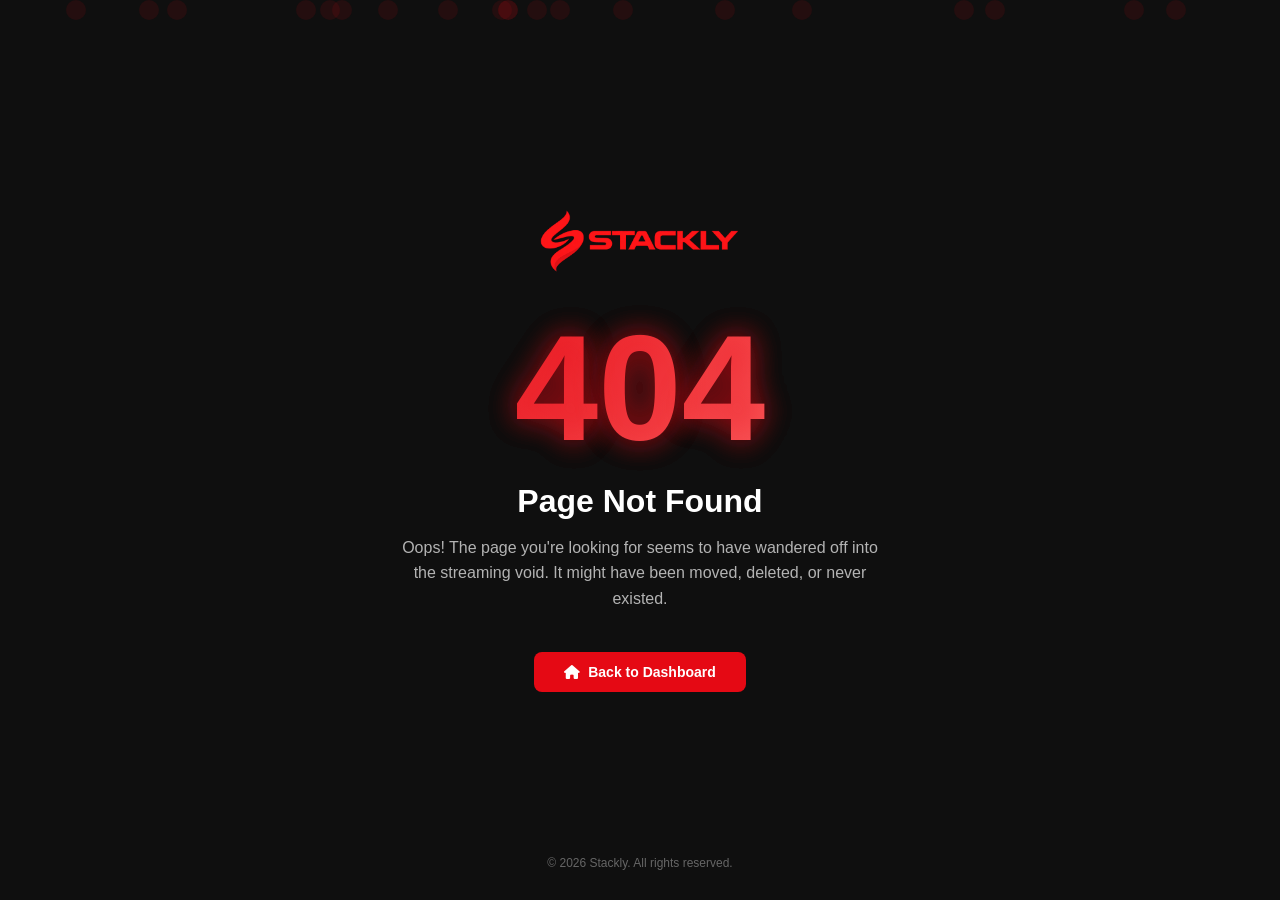
<file: 404-user.html>
<!DOCTYPE html>
<html lang="en">
<head>
    <meta charset="UTF-8">
    <meta name="viewport" content="width=device-width, initial-scale=1.0">
    <title>404 - Page Not Found</title>
    <link href="https://cdnjs.cloudflare.com/ajax/libs/font-awesome/6.4.0/css/all.min.css" rel="stylesheet">
    <style>
        * {
            margin: 0;
            padding: 0;
            box-sizing: border-box;
        }

        body {
            font-family: 'Segoe UI', Tahoma, Geneva, Verdana, sans-serif;
            background: #0f0f0f;
            color: #ffffff;
            min-height: 100vh;
            display: flex;
            flex-direction: column;
            align-items: center;
            justify-content: center;
            overflow: hidden;
            position: relative;
        }

        /* Animated Background */
        .bg-animation {
            position: absolute;
            width: 100%;
            height: 100%;
            overflow: hidden;
            z-index: 0;
        }

        .bg-animation span {
            position: absolute;
            width: 20px;
            height: 20px;
            background: rgba(229, 9, 20, 0.1);
            animation: float 15s infinite linear;
            border-radius: 50%;
        }

        @keyframes float {
            0% {
                transform: translateY(100vh) rotate(0deg);
                opacity: 0;
            }
            10% {
                opacity: 1;
            }
            90% {
                opacity: 1;
            }
            100% {
                transform: translateY(-100vh) rotate(720deg);
                opacity: 0;
            }
        }

        .content {
            text-align: center;
            z-index: 1;
            padding: 20px;
        }

        .logo {
            display: flex;
            align-items: center;
            justify-content: center;
            gap: 10px;
            margin-bottom: 40px;
            font-size: 24px;
            font-weight: 700;
            letter-spacing: 1px;
        }

        .logo-icon {
            width: 40px;
            height: 40px;
            background: #e50914;
            border-radius: 8px;
            display: flex;
            align-items: center;
            justify-content: center;
            font-weight: bold;
        }

        .error-code {
            font-size: 150px;
            font-weight: 900;
            line-height: 1;
            margin-bottom: 20px;
            background: linear-gradient(135deg, #e50914 0%, #ff6b6b 100%);
            -webkit-background-clip: text;
            -webkit-text-fill-color: transparent;
            background-clip: text;
            text-shadow: 0 0 30px rgba(229, 9, 20, 0.3);
            animation: pulse 2s ease-in-out infinite;
        }

        @keyframes pulse {
            0%, 100% { transform: scale(1); }
            50% { transform: scale(1.05); }
        }

        .error-title {
            font-size: 32px;
            margin-bottom: 15px;
            color: #ffffff;
        }

        .error-message {
            font-size: 16px;
            color: #b3b3b3;
            margin-bottom: 40px;
            max-width: 500px;
            line-height: 1.6;
        }

        .buttons {
            display: flex;
            gap: 15px;
            justify-content: center;
            flex-wrap: wrap;
        }

        .btn {
            padding: 12px 30px;
            border-radius: 8px;
            font-size: 14px;
            font-weight: 600;
            cursor: pointer;
            transition: all 0.3s ease;
            text-decoration: none;
            display: inline-flex;
            align-items: center;
            gap: 8px;
            border: none;
        }

        .btn-primary {
            background: #e50914;
            color: white;
        }

        .btn-primary:hover {
            background: #ff0a16;
            transform: translateY(-2px);
            box-shadow: 0 10px 20px rgba(229, 9, 20, 0.3);
        }

        .btn-secondary {
            background: transparent;
            color: #ffffff;
            border: 2px solid #2a2a2a;
        }

        .btn-secondary:hover {
            border-color: #e50914;
            color: #e50914;
        }

        .glitch {
            position: relative;
        }

        .glitch::before,
        .glitch::after {
            content: attr(data-text);
            position: absolute;
            top: 0;
            left: 0;
            width: 100%;
            height: 100%;
        }

        .glitch::before {
            animation: glitch-1 0.3s infinite linear alternate-reverse;
            color: #00ffff;
            z-index: -1;
        }

        .glitch::after {
            animation: glitch-2 0.3s infinite linear alternate-reverse;
            color: #ff00ff;
            z-index: -2;
        }

        @keyframes glitch-1 {
            0% { clip-path: inset(20% 0 80% 0); transform: translate(-2px, 0); }
            20% { clip-path: inset(60% 0 10% 0); transform: translate(2px, 0); }
            40% { clip-path: inset(40% 0 50% 0); transform: translate(-2px, 0); }
            60% { clip-path: inset(80% 0 5% 0); transform: translate(2px, 0); }
            80% { clip-path: inset(10% 0 70% 0); transform: translate(-2px, 0); }
            100% { clip-path: inset(30% 0 20% 0); transform: translate(2px, 0); }
        }

        @keyframes glitch-2 {
            0% { clip-path: inset(15% 0 85% 0); transform: translate(2px, 0); }
            20% { clip-path: inset(65% 0 5% 0); transform: translate(-2px, 0); }
            40% { clip-path: inset(45% 0 45% 0); transform: translate(2px, 0); }
            60% { clip-path: inset(85% 0 10% 0); transform: translate(-2px, 0); }
            80% { clip-path: inset(5% 0 75% 0); transform: translate(2px, 0); }
            100% { clip-path: inset(25% 0 25% 0); transform: translate(-2px, 0); }
        }

        .footer {
            position: absolute;
            bottom: 30px;
            color: #666;
            font-size: 12px;
        }

        @media (max-width: 600px) {
            .error-code {
                font-size: 100px;
            }
            .error-title {
                font-size: 24px;
            }
        }

        .logo {
    display: flex;
    align-items: center;
}

/* LOGO IMAGE SIZE */
.logo img {
    width: 200px;   /* adjust if needed */
    height: auto;
    object-fit: contain;
}
    </style>
</head>
<body>
    <div class="bg-animation" id="bgAnimation"></div>
    
    <div class="content">
        <div class="logo">
    <img src="Images/logo.webp" alt="Stackly Logo">
</div>
        
        <div class="error-code glitch" data-text="404">404</div>
        
        <h1 class="error-title">Page Not Found</h1>
        
        <p class="error-message">
            Oops! The page you're looking for seems to have wandered off into the streaming void. 
            It might have been moved, deleted, or never existed.
        </p>
        
        <div class="buttons">
            <a href="user-dashboard.html" class="btn btn-primary">
                <i class="fas fa-home"></i>
                Back to Dashboard
            </a>
        </div>
    </div>
    
    <div class="footer">
        &copy; 2026 Stackly. All rights reserved.
    </div>

    <script>
        // Create animated background particles
        const bgAnimation = document.getElementById('bgAnimation');
        for (let i = 0; i < 20; i++) {
            const span = document.createElement('span');
            span.style.left = Math.random() * 100 + '%';
            span.style.animationDelay = Math.random() * 15 + 's';
            span.style.animationDuration = (10 + Math.random() * 10) + 's';
            bgAnimation.appendChild(span);
        }

        function goBack() {
            window.history.back();
        }
    </script>
</body>
</html>
</file>
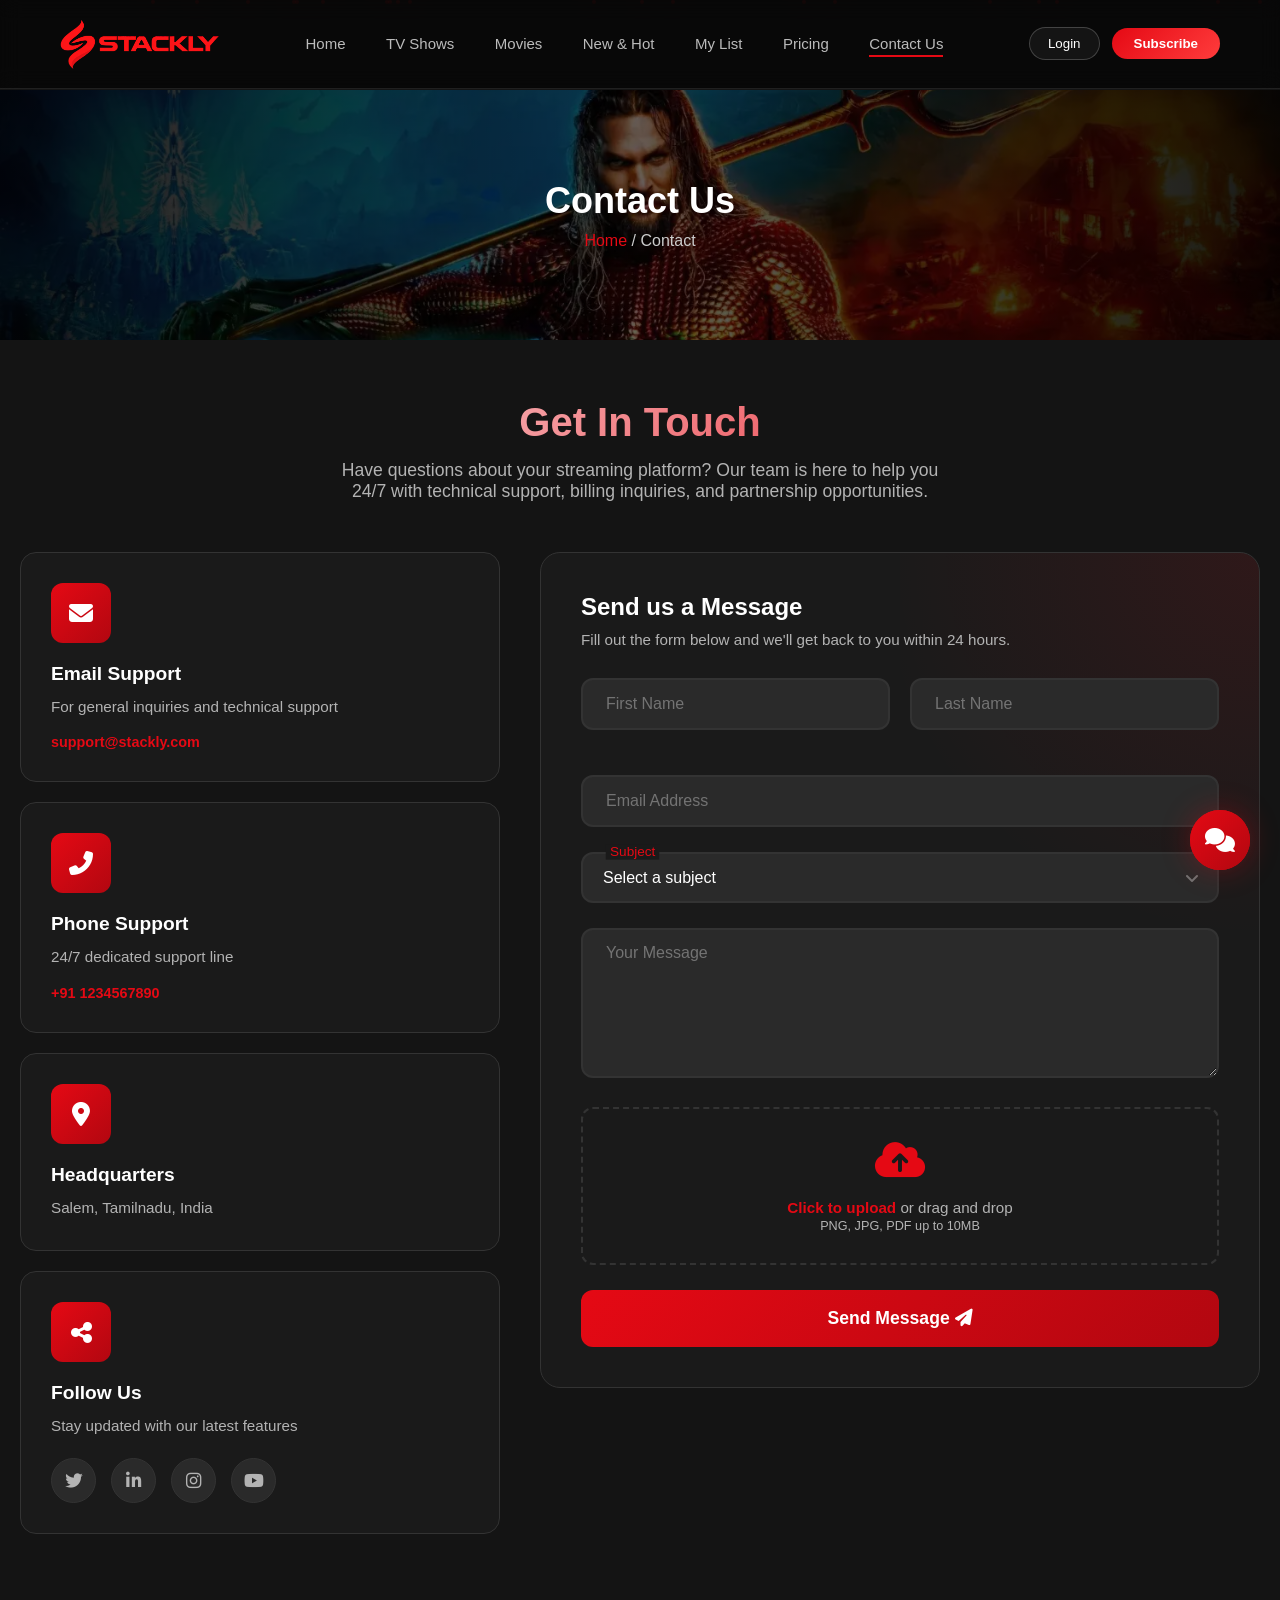
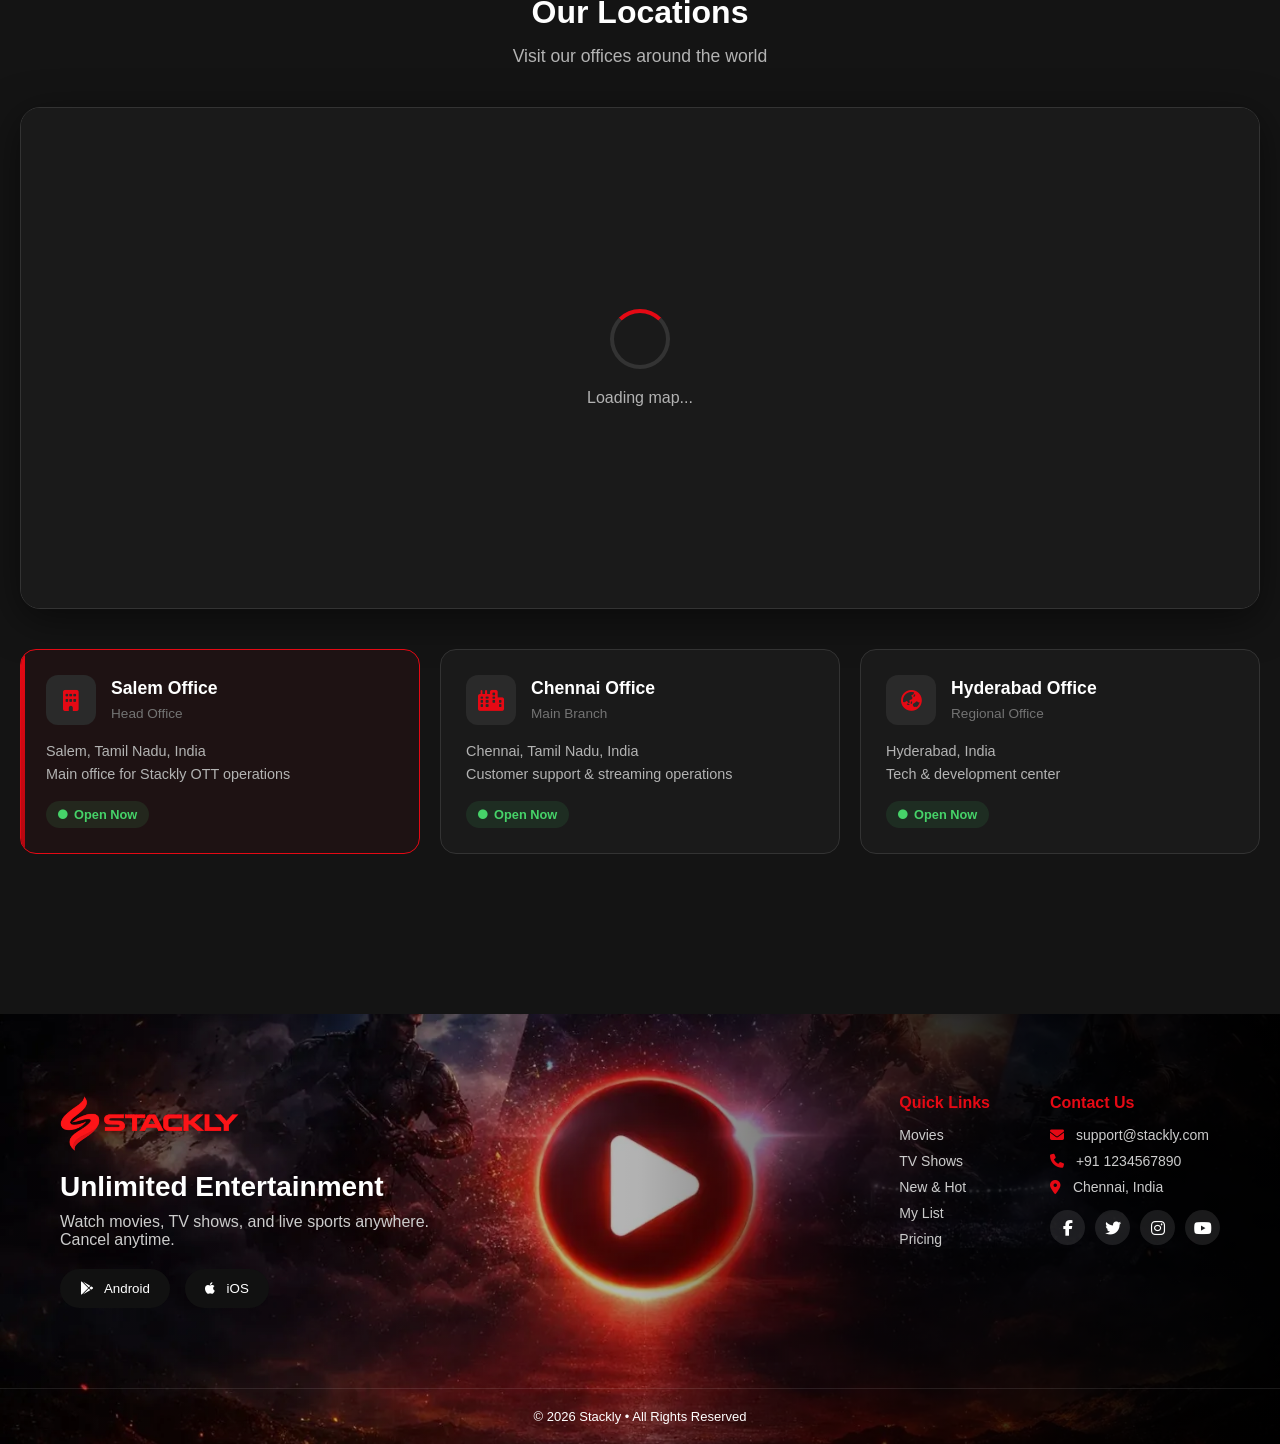
<file: contact.html>
<!DOCTYPE html>
<html lang="en">
<head>
<meta charset="UTF-8">
<meta name="viewport" content="width=device-width, initial-scale=1.0">
<title>Stackly OTT</title>
<link rel="stylesheet" href="style.css">
<link rel="stylesheet" href="https://cdnjs.cloudflare.com/ajax/libs/font-awesome/6.5.0/css/all.min.css">
<style>
   /* TV SHOWS BACKGROUND */
.tv-breadcrumb{
    background-image: url("Images/contact-bg.webp"); /* 🔥 your image */
}

/* DARK OVERLAY */
.breadcrumb-overlay{
    position: absolute;
    width: 100%;
    height: 100%;
    background: linear-gradient(
        to right,
        rgba(0,0,0,0.9),
        rgba(0,0,0,0.6),
        rgba(0,0,0,0.9)
    );
}

/* CONTENT */
.breadcrumb-content{
    position: relative;
    z-index: 2;
    color: #fff;
}

/* TITLE */
.breadcrumb-content h1{
    font-size: 36px;
    margin-bottom: 10px;
}

/* PATH */
.breadcrumb-content p{
    color: #ccc;
}

.breadcrumb-content a{
    color: #e50914;
    text-decoration: none;
}


@media (max-width: 768px){

    .breadcrumb{
        height: 180px;
        margin-top: 70px;
    }

    .breadcrumb-content h1{
        font-size: 24px;
    }

    .breadcrumb-content p{
        font-size: 13px;
    }
}

  :root {
            --primary-color: #e50914;
            --secondary-color: #221f1f;
            --accent-color: #e50914;
            --bg-dark: #141414;
            --bg-card: #1a1a1a;
            --bg-input: #2a2a2a;
            --text-primary: #ffffff;
            --text-secondary: #b3b3b3;
            --text-muted: #737373;
            --border-color: #333333;
            --success-color: #46d369;
            --error-color: #e50914;
            --warning-color: #f5c518;
            --gradient-primary: linear-gradient(135deg, #e50914 0%, #b20710 100%);
            --gradient-dark: linear-gradient(135deg, #1a1a1a 0%, #0f0f0f 100%);
            --shadow-glow: 0 0 30px rgba(229, 9, 20, 0.3);
            --shadow-card: 0 10px 40px rgba(0, 0, 0, 0.5);
            --transition-smooth: all 0.3s cubic-bezier(0.4, 0, 0.2, 1);
            --transition-bounce: all 0.5s cubic-bezier(0.68, -0.55, 0.265, 1.55);
        }

        body {
            font-family: 'Segoe UI', Tahoma, Geneva, Verdana, sans-serif;
            background: var(--bg-dark);
            color: var(--text-primary);
            min-height: 100vh;
            overflow-x: hidden;
        }

        /* Contact Section Container */
        .contact-section {
            position: relative;
            padding: 60px 20px;
            max-width: 1400px;
            margin: 0 auto;
            animation: fadeInUp 0.8s ease-out;
        }

        @keyframes fadeInUp {
            from {
                opacity: 0;
                transform: translateY(30px);
            }
            to {
                opacity: 1;
                transform: translateY(0);
            }
        }

        /* Section Header */
        .section-header {
            text-align: center;
            margin-bottom: 50px;
            position: relative;
        }

        .section-header h2 {
            font-size: 2.5rem;
            font-weight: 700;
            margin-bottom: 15px;
            background: linear-gradient(135deg, #fff 0%, var(--primary-color) 100%);
            -webkit-background-clip: text;
            -webkit-text-fill-color: transparent;
            background-clip: text;
            animation: slideInDown 0.6s ease-out;
        }

        .section-header p {
            color: var(--text-secondary);
            font-size: 1.1rem;
            max-width: 600px;
            margin: 0 auto;
            animation: fadeIn 0.8s ease-out 0.2s both;
        }

        @keyframes slideInDown {
            from {
                opacity: 0;
                transform: translateY(-20px);
            }
            to {
                opacity: 1;
                transform: translateY(0);
            }
        }

        @keyframes fadeIn {
            from { opacity: 0; }
            to { opacity: 1; }
        }

        /* Contact Grid Layout */
        .contact-grid {
            display: grid;
            grid-template-columns: 1fr 1.5fr;
            gap: 40px;
            align-items: start;
            margin-bottom: 60px;
        }

        /* Contact Info Cards */
        .contact-info-container {
            display: flex;
            flex-direction: column;
            gap: 20px;
        }

        .info-card {
            background: var(--bg-card);
            border: 1px solid var(--border-color);
            border-radius: 16px;
            padding: 30px;
            position: relative;
            overflow: hidden;
            transition: var(--transition-smooth);
            animation: slideInLeft 0.6s ease-out;
            animation-fill-mode: both;
            cursor: pointer;
        }

        .info-card:nth-child(1) { animation-delay: 0.1s; }
        .info-card:nth-child(2) { animation-delay: 0.2s; }
        .info-card:nth-child(3) { animation-delay: 0.3s; }
        .info-card:nth-child(4) { animation-delay: 0.4s; }

        @keyframes slideInLeft {
            from {
                opacity: 0;
                transform: translateX(-30px);
            }
            to {
                opacity: 1;
                transform: translateX(0);
            }
        }

        .info-card::before {
            content: '';
            position: absolute;
            top: 0;
            left: 0;
            width: 100%;
            height: 100%;
            background: var(--gradient-primary);
            opacity: 0;
            transition: var(--transition-smooth);
            z-index: 0;
        }

        .info-card:hover {
            transform: translateY(-5px);
            border-color: var(--primary-color);
            box-shadow: var(--shadow-glow);
        }

        .info-card:hover::before {
            opacity: 0.05;
        }

        .info-card.active {
            border-color: var(--primary-color);
            background: rgba(229, 9, 20, 0.05);
        }

        .info-card .icon-wrapper {
            width: 60px;
            height: 60px;
            background: var(--gradient-primary);
            border-radius: 12px;
            display: flex;
            align-items: center;
            justify-content: center;
            margin-bottom: 20px;
            position: relative;
            z-index: 1;
            transition: var(--transition-bounce);
        }

        .info-card:hover .icon-wrapper {
            transform: scale(1.1) rotate(5deg);
            box-shadow: 0 5px 20px rgba(229, 9, 20, 0.4);
        }

        .info-card.active .icon-wrapper {
            animation: pulse-icon 2s infinite;
        }

        @keyframes pulse-icon {
            0%, 100% { transform: scale(1); }
            50% { transform: scale(1.1); }
        }

        .info-card .icon-wrapper i {
            font-size: 1.5rem;
            color: white;
        }

        .info-card h3 {
            font-size: 1.2rem;
            margin-bottom: 10px;
            color: var(--text-primary);
            position: relative;
            z-index: 1;
        }

        .info-card p {
            color: var(--text-secondary);
            font-size: 0.95rem;
            line-height: 1.6;
            position: relative;
            z-index: 1;
        }

        .info-card .contact-link {
            display: inline-flex;
            align-items: center;
            gap: 8px;
            margin-top: 15px;
            color: var(--primary-color);
            text-decoration: none;
            font-weight: 600;
            font-size: 0.9rem;
            position: relative;
            z-index: 1;
            transition: var(--transition-smooth);
        }

        .info-card .contact-link i {
            transition: var(--transition-smooth);
        }

        .info-card .contact-link:hover {
            color: #ff1a25;
            gap: 12px;
        }

        .info-card .contact-link:hover i {
            transform: translateX(5px);
        }

        /* Social Links */
        .social-links {
            display: flex;
            gap: 15px;
            margin-top: 20px;
        }

        .social-btn {
            width: 45px;
            height: 45px;
            border-radius: 50%;
            background: var(--bg-input);
            border: 1px solid var(--border-color);
            display: flex;
            align-items: center;
            justify-content: center;
            color: var(--text-secondary);
            text-decoration: none;
            font-size: 1.1rem;
            transition: var(--transition-smooth);
            position: relative;
            overflow: hidden;
        }

        .social-btn::before {
            content: '';
            position: absolute;
            top: 50%;
            left: 50%;
            width: 0;
            height: 0;
            background: var(--gradient-primary);
            border-radius: 50%;
            transform: translate(-50%, -50%);
            transition: var(--transition-smooth);
            z-index: 0;
        }

        .social-btn:hover::before {
            width: 100%;
            height: 100%;
        }

        .social-btn:hover {
            color: white;
            border-color: var(--primary-color);
            transform: translateY(-3px);
        }

        .social-btn i {
            position: relative;
            z-index: 1;
        }

        /* Contact Form Container */
        .contact-form-container {
            background: var(--bg-card);
            border: 1px solid var(--border-color);
            border-radius: 20px;
            padding: 40px;
            position: relative;
            overflow: hidden;
            animation: slideInRight 0.6s ease-out 0.2s both;
        }

        @keyframes slideInRight {
            from {
                opacity: 0;
                transform: translateX(30px);
            }
            to {
                opacity: 1;
                transform: translateX(0);
            }
        }

        .contact-form-container::before {
            content: '';
            position: absolute;
            top: -50%;
            right: -50%;
            width: 100%;
            height: 100%;
            background: radial-gradient(circle, rgba(229, 9, 20, 0.1) 0%, transparent 70%);
            animation: pulse 4s ease-in-out infinite;
        }

        @keyframes pulse {
            0%, 100% { transform: scale(1); opacity: 0.5; }
            50% { transform: scale(1.1); opacity: 0.8; }
        }

        .form-header {
            margin-bottom: 30px;
            position: relative;
            z-index: 1;
        }

        .form-header h3 {
            font-size: 1.5rem;
            margin-bottom: 10px;
            color: var(--text-primary);
        }

        .form-header p {
            color: var(--text-secondary);
            font-size: 0.95rem;
        }

        /* Form Styles */
        .contact-form {
            position: relative;
            z-index: 1;
        }

        .form-row {
            display: grid;
            grid-template-columns: 1fr 1fr;
            gap: 20px;
            margin-bottom: 20px;
        }

        .form-group {
            position: relative;
            margin-bottom: 25px;
        }

        .form-group.full-width {
            grid-column: 1 / -1;
        }

        .form-input {
            width: 100%;
            padding: 15px 20px;
            background: var(--bg-input);
            border: 2px solid var(--border-color);
            border-radius: 12px;
            color: var(--text-primary);
            font-size: 1rem;
            font-family: inherit;
            transition: var(--transition-smooth);
            outline: none;
        }

        .form-input:focus {
            border-color: var(--primary-color);
            background: var(--bg-dark);
            box-shadow: 0 0 0 4px rgba(229, 9, 20, 0.1);
        }

        .form-input::placeholder {
            color: var(--text-muted);
        }

        .form-label {
            position: absolute;
            left: 20px;
            top: 50%;
            transform: translateY(-50%);
            color: var(--text-muted);
            font-size: 1rem;
            pointer-events: none;
            transition: var(--transition-smooth);
            background: transparent;
            padding: 0 5px;
        }

        .form-input:focus + .form-label,
        .form-input:not(:placeholder-shown) + .form-label {
            top: 0;
            transform: translateY(-50%) scale(0.85);
            color: var(--primary-color);
            background: var(--bg-card);
        }

        .form-group.textarea-group .form-label {
            top: 25px;
        }

        .form-group.textarea-group .form-input:focus + .form-label,
        .form-group.textarea-group .form-input:not(:placeholder-shown) + .form-label {
            top: 0;
            transform: translateY(-50%) scale(0.85);
        }

        textarea.form-input {
            min-height: 150px;
            resize: vertical;
            font-family: inherit;
        }

        /* Validation States */
        .form-input.valid {
            border-color: var(--success-color);
        }

        .form-input.invalid {
            border-color: var(--error-color);
            animation: shake 0.5s ease-in-out;
        }

        @keyframes shake {
            0%, 100% { transform: translateX(0); }
            25% { transform: translateX(-10px); }
            75% { transform: translateX(10px); }
        }

        .validation-icon {
            position: absolute;
            right: 15px;
            top: 50%;
            transform: translateY(-50%);
            font-size: 1.2rem;
            opacity: 0;
            transition: var(--transition-smooth);
        }

        .form-input.valid ~ .validation-icon.check {
            opacity: 1;
            color: var(--success-color);
        }

        .form-input.invalid ~ .validation-icon.error {
            opacity: 1;
            color: var(--error-color);
        }

        .error-message {
            position: absolute;
            bottom: -20px;
            left: 0;
            font-size: 0.8rem;
            color: var(--error-color);
            opacity: 0;
            transform: translateY(-10px);
            transition: var(--transition-smooth);
        }

        .form-input.invalid ~ .error-message {
            opacity: 1;
            transform: translateY(0);
        }

        /* Subject Select */
        .subject-select {
            appearance: none;
            cursor: pointer;
        }

        .select-wrapper {
            position: relative;
        }

        .select-wrapper::after {
            content: '\f107';
            font-family: 'Font Awesome 6 Free';
            font-weight: 900;
            position: absolute;
            right: 20px;
            top: 50%;
            transform: translateY(-50%);
            color: var(--text-muted);
            pointer-events: none;
            transition: var(--transition-smooth);
        }

        .select-wrapper:focus-within::after {
            color: var(--primary-color);
            transform: translateY(-50%) rotate(180deg);
        }

        /* File Upload */
        .file-upload {
            position: relative;
            border: 2px dashed var(--border-color);
            border-radius: 12px;
            padding: 30px;
            text-align: center;
            transition: var(--transition-smooth);
            cursor: pointer;
        }

        .file-upload:hover,
        .file-upload.dragover {
            border-color: var(--primary-color);
            background: rgba(229, 9, 20, 0.05);
        }

        .file-upload input {
            position: absolute;
            width: 100%;
            height: 100%;
            top: 0;
            left: 0;
            opacity: 0;
            cursor: pointer;
        }

        .file-upload-content {
            pointer-events: none;
        }

        .file-upload-icon {
            font-size: 2.5rem;
            color: var(--primary-color);
            margin-bottom: 15px;
            animation: bounce 2s infinite;
        }

        @keyframes bounce {
            0%, 100% { transform: translateY(0); }
            50% { transform: translateY(-10px); }
        }

        .file-upload-text {
            color: var(--text-secondary);
            font-size: 0.95rem;
        }

        .file-upload-text span {
            color: var(--primary-color);
            font-weight: 600;
        }

        .file-preview {
            display: none;
            margin-top: 15px;
            padding: 10px;
            background: var(--bg-input);
            border-radius: 8px;
            align-items: center;
            gap: 10px;
        }

        .file-preview.active {
            display: flex;
        }

        .file-preview i {
            color: var(--success-color);
        }

        .file-preview span {
            flex: 1;
            font-size: 0.9rem;
            color: var(--text-primary);
            overflow: hidden;
            text-overflow: ellipsis;
            white-space: nowrap;
        }

        .file-preview .remove-file {
            color: var(--error-color);
            cursor: pointer;
            padding: 5px;
            transition: var(--transition-smooth);
        }

        .file-preview .remove-file:hover {
            transform: scale(1.2);
        }

        /* Checkbox */
        .checkbox-group {
            display: flex;
            align-items: flex-start;
            gap: 12px;
            margin-bottom: 25px;
        }

        .custom-checkbox {
            position: relative;
            width: 22px;
            height: 22px;
            min-width: 22px;
            border: 2px solid var(--border-color);
            border-radius: 6px;
            cursor: pointer;
            transition: var(--transition-smooth);
            display: flex;
            align-items: center;
            justify-content: center;
        }

        .custom-checkbox:hover {
            border-color: var(--primary-color);
        }

        .custom-checkbox.checked {
            background: var(--primary-color);
            border-color: var(--primary-color);
        }

        .custom-checkbox i {
            color: white;
            font-size: 0.8rem;
            opacity: 0;
            transform: scale(0);
            transition: var(--transition-smooth);
        }

        .custom-checkbox.checked i {
            opacity: 1;
            transform: scale(1);
        }

        .checkbox-group input {
            display: none;
        }

        .checkbox-label {
            color: var(--text-secondary);
            font-size: 0.9rem;
            line-height: 1.5;
            cursor: pointer;
        }

        .checkbox-label a {
            color: var(--primary-color);
            text-decoration: none;
            font-weight: 600;
            transition: var(--transition-smooth);
        }

        .checkbox-label a:hover {
            text-decoration: underline;
        }

        /* Submit Button */
        .submit-btn {
            width: 100%;
            padding: 18px 30px;
            background: var(--gradient-primary);
            border: none;
            border-radius: 12px;
            color: white;
            font-size: 1.1rem;
            font-weight: 600;
            cursor: pointer;
            position: relative;
            overflow: hidden;
            transition: var(--transition-smooth);
            display: flex;
            align-items: center;
            justify-content: center;
            gap: 10px;
        }

        .submit-btn:hover {
            transform: translateY(-2px);
            box-shadow: var(--shadow-glow);
        }

        .submit-btn:active {
            transform: translateY(0);
        }

        .submit-btn::before {
            content: '';
            position: absolute;
            top: 0;
            left: -100%;
            width: 100%;
            height: 100%;
            background: linear-gradient(90deg, transparent, rgba(255,255,255,0.2), transparent);
            transition: 0.5s;
        }

        .submit-btn:hover::before {
            left: 100%;
        }

        .submit-btn.loading {
            pointer-events: none;
            opacity: 0.8;
        }

        .submit-btn.loading .btn-text {
            opacity: 0;
        }

        .submit-btn.loading .btn-loader {
            opacity: 1;
        }

        .btn-loader {
            position: absolute;
            width: 24px;
            height: 24px;
            border: 3px solid rgba(255,255,255,0.3);
            border-top-color: white;
            border-radius: 50%;
            opacity: 0;
            animation: spin 0.8s linear infinite;
        }

        @keyframes spin {
            to { transform: rotate(360deg); }
        }

        .submit-btn.success {
            background: var(--success-color);
            pointer-events: none;
        }

        /* Map Section Styles */
        .map-section {
            margin-top: 60px;
            animation: fadeInUp 0.8s ease-out 0.4s both;
        }

        .map-header {
            text-align: center;
            margin-bottom: 40px;
        }

        .map-header h2 {
            font-size: 2rem;
            font-weight: 700;
            margin-bottom: 15px;
            color: var(--text-primary);
        }

        .map-header p {
            color: var(--text-secondary);
            font-size: 1.1rem;
        }

        .map-container {
            background: var(--bg-card);
            border: 1px solid var(--border-color);
            border-radius: 20px;
            overflow: hidden;
            position: relative;
            box-shadow: var(--shadow-card);
        }

        .map-wrapper {
            position: relative;
            width: 100%;
            height: 500px;
            overflow: hidden;
        }

        .map-iframe {
            width: 100%;
            height: 100%;
            border: none;
            filter: grayscale(100%) invert(92%) contrast(83%);
            transition: var(--transition-smooth);
        }

        .map-iframe:hover {
            filter: grayscale(0%) invert(0%) contrast(100%);
        }

        .map-overlay {
            position: absolute;
            top: 0;
            left: 0;
            width: 100%;
            height: 100%;
            background: linear-gradient(180deg, rgba(26,26,26,0.8) 0%, transparent 30%, transparent 70%, rgba(26,26,26,0.8) 100%);
            pointer-events: none;
            opacity: 1;
            transition: var(--transition-smooth);
        }

        .map-container:hover .map-overlay {
            opacity: 0;
        }

        .map-controls {
            position: absolute;
            top: 20px;
            right: 20px;
            display: flex;
            flex-direction: column;
            gap: 10px;
            z-index: 10;
        }

        .map-btn {
            width: 45px;
            height: 45px;
            background: var(--bg-card);
            border: 1px solid var(--border-color);
            border-radius: 12px;
            color: var(--text-primary);
            cursor: pointer;
            display: flex;
            align-items: center;
            justify-content: center;
            font-size: 1.1rem;
            transition: var(--transition-smooth);
            box-shadow: 0 4px 15px rgba(0,0,0,0.3);
        }

        .map-btn:hover {
            background: var(--primary-color);
            border-color: var(--primary-color);
            transform: scale(1.1);
        }

        .map-location-card {
            position: absolute;
            bottom: 30px;
            left: 30px;
            background: var(--bg-card);
            border: 1px solid var(--border-color);
            border-radius: 16px;
            padding: 25px;
            max-width: 350px;
            backdrop-filter: blur(10px);
            transform: translateY(20px);
            opacity: 0;
            animation: slideUp 0.6s ease-out 0.6s both;
            box-shadow: var(--shadow-card);
        }

        @keyframes slideUp {
            to {
                transform: translateY(0);
                opacity: 1;
            }
        }

        .location-badge {
            display: inline-flex;
            align-items: center;
            gap: 8px;
            background: var(--gradient-primary);
            color: white;
            padding: 6px 12px;
            border-radius: 20px;
            font-size: 0.8rem;
            font-weight: 600;
            margin-bottom: 15px;
        }

        .location-badge i {
            animation: pulse-dot 2s infinite;
        }

        @keyframes pulse-dot {
            0%, 100% { opacity: 1; }
            50% { opacity: 0.5; }
        }

        .map-location-card h3 {
            font-size: 1.3rem;
            margin-bottom: 10px;
            color: var(--text-primary);
        }

        .map-location-card p {
            color: var(--text-secondary);
            font-size: 0.95rem;
            line-height: 1.6;
            margin-bottom: 15px;
        }

        .location-details {
            display: flex;
            flex-direction: column;
            gap: 10px;
            margin-top: 15px;
        }

        .location-detail-item {
            display: flex;
            align-items: center;
            gap: 10px;
            color: var(--text-secondary);
            font-size: 0.9rem;
        }

        .location-detail-item i {
            color: var(--primary-color);
            width: 20px;
        }

        .directions-btn {
            display: inline-flex;
            align-items: center;
            gap: 10px;
            margin-top: 20px;
            padding: 12px 24px;
            background: var(--gradient-primary);
            color: white;
            text-decoration: none;
            border-radius: 10px;
            font-weight: 600;
            font-size: 0.95rem;
            transition: var(--transition-smooth);
            border: none;
            cursor: pointer;
        }

        .directions-btn:hover {
            transform: translateY(-2px);
            box-shadow: var(--shadow-glow);
        }

        .directions-btn i {
            transition: var(--transition-smooth);
        }

        .directions-btn:hover i {
            transform: translateX(5px);
        }

        /* Map Pins Animation */
        .map-pins {
            position: absolute;
            top: 0;
            left: 0;
            width: 100%;
            height: 100%;
            pointer-events: none;
            z-index: 5;
        }

        .map-pin {
            position: absolute;
            transform: translate(-50%, -100%);
            cursor: pointer;
            pointer-events: all;
        }

        .pin-marker {
            width: 40px;
            height: 40px;
            background: var(--primary-color);
            border-radius: 50% 50% 50% 0;
            transform: rotate(-45deg);
            display: flex;
            align-items: center;
            justify-content: center;
            box-shadow: 0 5px 20px rgba(229, 9, 20, 0.4);
            animation: pin-bounce 2s infinite;
        }

        @keyframes pin-bounce {
            0%, 100% { transform: rotate(-45deg) translateY(0); }
            50% { transform: rotate(-45deg) translateY(-10px); }
        }

        .pin-marker i {
            transform: rotate(45deg);
            color: white;
            font-size: 1.2rem;
        }

        .pin-pulse {
            position: absolute;
            bottom: -10px;
            left: 50%;
            transform: translateX(-50%);
            width: 20px;
            height: 10px;
            background: rgba(229, 9, 20, 0.3);
            border-radius: 50%;
            animation: pin-pulse 2s infinite;
        }

        @keyframes pin-pulse {
            0%, 100% { transform: translateX(-50%) scale(1); opacity: 0.3; }
            50% { transform: translateX(-50%) scale(1.5); opacity: 0; }
        }

        .pin-tooltip {
            position: absolute;
            bottom: 50px;
            left: 50%;
            transform: translateX(-50%) scale(0);
            background: var(--bg-card);
            border: 1px solid var(--border-color);
            border-radius: 10px;
            padding: 10px 15px;
            white-space: nowrap;
            font-size: 0.9rem;
            color: var(--text-primary);
            opacity: 0;
            transition: var(--transition-smooth);
            box-shadow: var(--shadow-card);
        }

        .map-pin:hover .pin-tooltip {
            transform: translateX(-50%) scale(1);
            opacity: 1;
        }

        /* Branch Locations List */
        .branches-section {
            margin-top: 40px;
            display: grid;
            grid-template-columns: repeat(auto-fit, minmax(300px, 1fr));
            gap: 20px;
        }

        .branch-card {
            background: var(--bg-card);
            border: 1px solid var(--border-color);
            border-radius: 16px;
            padding: 25px;
            cursor: pointer;
            transition: var(--transition-smooth);
            position: relative;
            overflow: hidden;
        }

        .branch-card::before {
            content: '';
            position: absolute;
            top: 0;
            left: 0;
            width: 4px;
            height: 100%;
            background: var(--gradient-primary);
            transform: scaleY(0);
            transition: var(--transition-smooth);
        }

        .branch-card:hover {
            transform: translateY(-5px);
            border-color: var(--primary-color);
            box-shadow: var(--shadow-glow);
        }

        .branch-card:hover::before {
            transform: scaleY(1);
        }

        .branch-card.active {
            border-color: var(--primary-color);
            background: rgba(229, 9, 20, 0.05);
        }

        .branch-card.active::before {
            transform: scaleY(1);
        }

        .branch-header {
            display: flex;
            align-items: center;
            gap: 15px;
            margin-bottom: 15px;
        }

        .branch-icon {
            width: 50px;
            height: 50px;
            background: var(--bg-input);
            border-radius: 12px;
            display: flex;
            align-items: center;
            justify-content: center;
            color: var(--primary-color);
            font-size: 1.3rem;
            transition: var(--transition-smooth);
        }

        .branch-card:hover .branch-icon {
            background: var(--primary-color);
            color: white;
            transform: rotate(10deg);
        }

        .branch-title h4 {
            font-size: 1.1rem;
            color: var(--text-primary);
            margin-bottom: 5px;
        }

        .branch-title span {
            font-size: 0.85rem;
            color: var(--text-muted);
        }

        .branch-info {
            color: var(--text-secondary);
            font-size: 0.9rem;
            line-height: 1.6;
        }

        .branch-status {
            display: inline-flex;
            align-items: center;
            gap: 6px;
            margin-top: 15px;
            padding: 6px 12px;
            background: rgba(70, 211, 105, 0.1);
            color: var(--success-color);
            border-radius: 20px;
            font-size: 0.8rem;
            font-weight: 600;
        }

        .branch-status i {
            font-size: 0.6rem;
            animation: blink 2s infinite;
        }

        @keyframes blink {
            0%, 100% { opacity: 1; }
            50% { opacity: 0.3; }
        }

        /* Floating Particles */
        .particles {
            position: fixed;
            top: 0;
            left: 0;
            width: 100%;
            height: 100%;
            pointer-events: none;
            overflow: hidden;
            z-index: 0;
        }

        .particle {
            position: absolute;
            width: 4px;
            height: 4px;
            background: var(--primary-color);
            border-radius: 50%;
            opacity: 0.3;
            animation: float 15s infinite;
        }

        @keyframes float {
            0%, 100% {
                transform: translateY(100vh) rotate(0deg);
                opacity: 0;
            }
            10% {
                opacity: 0.3;
            }
            90% {
                opacity: 0.3;
            }
            100% {
                transform: translateY(-100vh) rotate(720deg);
                opacity: 0;
            }
        }

        /* Success Modal */
        .modal-overlay {
            position: fixed;
            top: 0;
            left: 0;
            width: 100%;
            height: 100%;
            background: rgba(0, 0, 0, 0.8);
            backdrop-filter: blur(5px);
            display: flex;
            align-items: center;
            justify-content: center;
            opacity: 0;
            visibility: hidden;
            transition: var(--transition-smooth);
            z-index: 1000;
        }

        .modal-overlay.active {
            opacity: 1;
            visibility: visible;
        }

        .success-modal {
            background: var(--bg-card);
            border: 1px solid var(--border-color);
            border-radius: 20px;
            padding: 50px;
            text-align: center;
            max-width: 400px;
            width: 90%;
            transform: scale(0.8) translateY(20px);
            transition: var(--transition-bounce);
            position: relative;
            overflow: hidden;
        }

        .modal-overlay.active .success-modal {
            transform: scale(1) translateY(0);
        }

        .success-modal::before {
            content: '';
            position: absolute;
            top: 0;
            left: 0;
            width: 100%;
            height: 5px;
            background: var(--gradient-primary);
        }

        .success-icon {
            width: 80px;
            height: 80px;
            background: var(--success-color);
            border-radius: 50%;
            display: flex;
            align-items: center;
            justify-content: center;
            margin: 0 auto 25px;
            animation: scaleIn 0.5s ease-out;
        }

        @keyframes scaleIn {
            0% { transform: scale(0); }
            50% { transform: scale(1.2); }
            100% { transform: scale(1); }
        }

        .success-icon i {
            font-size: 2.5rem;
            color: white;
        }

        .success-modal h3 {
            font-size: 1.5rem;
            margin-bottom: 15px;
            color: var(--text-primary);
        }

        .success-modal p {
            color: var(--text-secondary);
            margin-bottom: 25px;
            line-height: 1.6;
        }

        .modal-close-btn {
            padding: 12px 30px;
            background: var(--gradient-primary);
            border: none;
            border-radius: 8px;
            color: white;
            font-weight: 600;
            cursor: pointer;
            transition: var(--transition-smooth);
        }

        .modal-close-btn:hover {
            transform: translateY(-2px);
            box-shadow: var(--shadow-glow);
        }

        /* Live Chat Widget */
        .live-chat-widget {
            position: fixed;
            bottom: 30px;
            right: 30px;
            z-index: 999;
        }

        .chat-toggle {
            width: 60px;
            height: 60px;
            background: var(--gradient-primary);
            border-radius: 50%;
            border: none;
            color: white;
            font-size: 1.5rem;
            cursor: pointer;
            box-shadow: var(--shadow-glow);
            transition: var(--transition-smooth);
            display: flex;
            align-items: center;
            justify-content: center;
            position: relative;
        }

        .chat-toggle:hover {
            transform: scale(1.1);
        }

        .chat-toggle.pulse::after {
            content: '';
            position: absolute;
            width: 100%;
            height: 100%;
            border-radius: 50%;
            background: var(--primary-color);
            animation: ripple 2s infinite;
            z-index: -1;
        }

        @keyframes ripple {
            0% {
                transform: scale(1);
                opacity: 0.5;
            }
            100% {
                transform: scale(1.5);
                opacity: 0;
            }
        }

        .chat-window {
            position: absolute;
            bottom: 80px;
            right: 0;
            width: 350px;
            height: 450px;
            background: var(--bg-card);
            border: 1px solid var(--border-color);
            border-radius: 20px;
            overflow: hidden;
            opacity: 0;
            visibility: hidden;
            transform: translateY(20px) scale(0.9);
            transition: var(--transition-smooth);
            box-shadow: var(--shadow-card);
        }

        .chat-window.active {
            opacity: 1;
            visibility: visible;
            transform: translateY(0) scale(1);
        }

        .chat-header {
            background: var(--gradient-primary);
            padding: 20px;
            color: white;
            display: flex;
            align-items: center;
            justify-content: space-between;
        }

        .chat-header h4 {
            font-size: 1.1rem;
            display: flex;
            align-items: center;
            gap: 10px;
        }

        .status-dot {
            width: 8px;
            height: 8px;
            background: var(--success-color);
            border-radius: 50%;
            animation: blink 2s infinite;
        }

        .chat-close {
            background: none;
            border: none;
            color: white;
            font-size: 1.2rem;
            cursor: pointer;
            transition: var(--transition-smooth);
        }

        .chat-close:hover {
            transform: rotate(90deg);
        }

        .chat-body {
            height: calc(100% - 130px);
            padding: 20px;
            overflow-y: auto;
            background: var(--bg-dark);
        }

        .chat-message {
            margin-bottom: 15px;
            animation: messageSlide 0.3s ease-out;
        }

        @keyframes messageSlide {
            from {
                opacity: 0;
                transform: translateX(-20px);
            }
            to {
                opacity: 1;
                transform: translateX(0);
            }
        }

        .chat-message.support {
            text-align: left;
        }

        .chat-message.user {
            text-align: right;
        }

        .message-bubble {
            display: inline-block;
            padding: 12px 16px;
            border-radius: 15px;
            max-width: 80%;
            font-size: 0.9rem;
            line-height: 1.4;
        }

        .chat-message.support .message-bubble {
            background: var(--bg-input);
            color: var(--text-primary);
            border-bottom-left-radius: 5px;
        }

        .chat-message.user .message-bubble {
            background: var(--primary-color);
            color: white;
            border-bottom-right-radius: 5px;
        }

        .chat-input-area {
            position: absolute;
            bottom: 0;
            left: 0;
            width: 100%;
            padding: 15px;
            background: var(--bg-card);
            border-top: 1px solid var(--border-color);
            display: flex;
            gap: 10px;
        }

        .chat-input {
            flex: 1;
            padding: 12px 15px;
            background: var(--bg-input);
            border: 1px solid var(--border-color);
            border-radius: 25px;
            color: var(--text-primary);
            outline: none;
            transition: var(--transition-smooth);
        }

        .chat-input:focus {
            border-color: var(--primary-color);
        }

        .chat-send {
            width: 40px;
            height: 40px;
            background: var(--gradient-primary);
            border: none;
            border-radius: 50%;
            color: white;
            cursor: pointer;
            transition: var(--transition-smooth);
            display: flex;
            align-items: center;
            justify-content: center;
        }

        .chat-send:hover {
            transform: scale(1.1);
        }

        /* Responsive Design */
        @media (max-width: 968px) {
            .contact-grid {
                grid-template-columns: 1fr;
            }

            .contact-info-container {
                order: 2;
            }

            .contact-form-container {
                order: 1;
            }

            .section-header h2 {
                font-size: 2rem;
            }

            .map-wrapper {
                height: 400px;
            }

            .map-location-card {
                left: 20px;
                right: 20px;
                max-width: none;
                bottom: 20px;
            }

            .branches-section {
                grid-template-columns: 1fr;
            }
        }

        @media (max-width: 576px) {
            .form-row {
                grid-template-columns: 1fr;
            }

            .contact-section {
                padding: 40px 15px;
            }

            .contact-form-container {
                padding: 25px;
            }

            .chat-window {
                width: calc(100vw - 30px);
                right: -15px;
            }

            .live-chat-widget {
                right: 15px;
                bottom: 15px;
            }

            .map-wrapper {
                height: 350px;
            }

            .map-controls {
                top: 10px;
                right: 10px;
            }

            .map-btn {
                width: 40px;
                height: 40px;
            }
        }

        /* Loading Skeleton */
        .skeleton {
            background: linear-gradient(90deg, var(--bg-input) 25%, var(--border-color) 50%, var(--bg-input) 75%);
            background-size: 200% 100%;
            animation: loading 1.5s infinite;
            border-radius: 8px;
        }

        @keyframes loading {
            0% { background-position: 200% 0; }
            100% { background-position: -200% 0; }
        }

        /* Map Loading State */
        .map-loading {
            position: absolute;
            top: 0;
            left: 0;
            width: 100%;
            height: 100%;
            background: var(--bg-card);
            display: flex;
            flex-direction: column;
            align-items: center;
            justify-content: center;
            z-index: 20;
            transition: var(--transition-smooth);
        }

        .map-loading.hidden {
            opacity: 0;
            pointer-events: none;
        }

        .map-loader {
            width: 60px;
            height: 60px;
            border: 4px solid var(--border-color);
            border-top-color: var(--primary-color);
            border-radius: 50%;
            animation: spin 1s linear infinite;
            margin-bottom: 20px;
        }

        .map-loading p {
            color: var(--text-secondary);
            font-size: 1rem;
        }

        @media (max-width: 576px) {

    .map-location-card {
        position: relative;   /* 🔥 FIX: remove absolute */
        bottom: auto;
        left: auto;
        right: auto;
        margin: 15px;
        max-width: 100%;
        padding: 15px;
    }

}

@media (max-width: 576px) {

    .map-wrapper {
        height: 280px;  /* 🔥 better fit for mobile */
    }

}

@media (max-width: 576px) {

    .map-pins {
        display: none;  /* 🔥 FIX: remove floating pins */
    }

}

@media (max-width: 576px) {

    .map-container {
        border-radius: 12px;
    }

    .map-header h2 {
        font-size: 1.5rem;
    }

}


</style>
</head>

<body>

<!-- HEADER -->
<header id="header">
    <div class="logo">
    <a href="index.html">
        <img src="Images/logo.webp" alt="Stackly Logo">
    </a>
</div>

<div class="menu-toggle" id="menuToggle">
    <span></span>
    <span></span>
    <span></span>
</div>

<nav id="navMenu">
    <a href="index.html">Home</a>
    <a href="tvshows.html">TV Shows</a>
    <a href="movies.html">Movies</a>
    <a href="newhot.html">New & Hot</a>
    <a href="mylist.html">My List</a>
    <a href="pricing.html">Pricing</a>
    <a href="contact.html" class="active">Contact Us</a>
</nav>

<div class="auth-buttons" id="authButtons">
    <button class="login" onclick="location.href='login.html'">Login</button>
    <button class="subscribe" onclick="location.href='subscribe.html'">Subscribe</button>
</div>
</header>

<section class="breadcrumb tv-breadcrumb">
    
    <div class="breadcrumb-overlay"></div>

    <div class="breadcrumb-content">
        <h1>Contact Us</h1>
        <p>
            <a href="index.html">Home</a> / Contact
        </p>
    </div>

</section>

 <div class="particles" id="particles"></div>

    <!-- Contact Section -->
    <section class="contact-section">
        <div class="section-header">
            <h2>Get In Touch</h2>
            <p>Have questions about your streaming platform? Our team is here to help you 24/7 with technical support, billing inquiries, and partnership opportunities.</p>
        </div>

        <div class="contact-grid">
            <!-- Contact Info Side -->
            <div class="contact-info-container">
                <!-- Email Card -->
                <div class="info-card">
                    <div class="icon-wrapper">
                        <i class="fas fa-envelope"></i>
                    </div>
                    <h3>Email Support</h3>
                    <p>For general inquiries and technical support</p>
                    <a class="contact-link">
                        support@stackly.com
                    </a>
                </div>

                <!-- Phone Card -->
                <div class="info-card">
                    <div class="icon-wrapper">
                        <i class="fas fa-phone-alt"></i>
                    </div>
                    <h3>Phone Support</h3>
                    <p>24/7 dedicated support line</p>
                    <a class="contact-link">
                        +91 1234567890
                    </a>
                </div>

                <!-- Location Card (Click to focus map) -->
                <div class="info-card" onclick="focusLocation(0)">
                    <div class="icon-wrapper">
                        <i class="fas fa-map-marker-alt"></i>
                    </div>
                    <h3>Headquarters</h3>
                    <p>Salem, Tamilnadu, India</p>
                </div>

                <!-- Social Card -->
                <div class="info-card">
                    <div class="icon-wrapper">
                        <i class="fas fa-share-alt"></i>
                    </div>
                    <h3>Follow Us</h3>
                    <p>Stay updated with our latest features</p>
                    <div class="social-links">
                        <a href="404.html" class="social-btn" title="Twitter"><i class="fab fa-twitter"></i></a>
                        <a href="404.html" class="social-btn" title="LinkedIn"><i class="fab fa-linkedin-in"></i></a>
                        <a href="404.html" class="social-btn" title="Instagram"><i class="fab fa-instagram"></i></a>
                        <a href="404.html" class="social-btn" title="YouTube"><i class="fab fa-youtube"></i></a>
                    </div>
                </div>
            </div>

            <!-- Contact Form Side -->
            <div class="contact-form-container">
                <div class="form-header">
                    <h3>Send us a Message</h3>
                    <p>Fill out the form below and we'll get back to you within 24 hours.</p>
                </div>

                <form class="contact-form" id="contactForm">
                    <div class="form-row">
                        <div class="form-group">
                            <input type="text" class="form-input" id="firstName" placeholder=" " required>
                            <label class="form-label">First Name</label>
                            <i class="fas fa-check validation-icon check"></i>
                            <i class="fas fa-exclamation-circle validation-icon error"></i>
                            <span class="error-message">Please enter your first name</span>
                        </div>
                        <div class="form-group">
                            <input type="text" class="form-input" id="lastName" placeholder=" " required>
                            <label class="form-label">Last Name</label>
                            <i class="fas fa-check validation-icon check"></i>
                            <i class="fas fa-exclamation-circle validation-icon error"></i>
                            <span class="error-message">Please enter your last name</span>
                        </div>
                    </div>

                    <div class="form-group">
                        <input type="email" class="form-input" id="email" placeholder=" " required>
                        <label class="form-label">Email Address</label>
                        <i class="fas fa-check validation-icon check"></i>
                        <i class="fas fa-exclamation-circle validation-icon error"></i>
                        <span class="error-message">Please enter a valid email address</span>
                    </div>

                    <div class="form-group select-wrapper">
                        <select class="form-input subject-select" id="subject" required>
                            <option value="" disabled selected>Select a subject</option>
                            <option value="technical">Technical Support</option>
                            <option value="billing">Billing & Subscription</option>
                            <option value="content">Content Management</option>
                            <option value="partnership">Business Partnership</option>
                            <option value="other">Other</option>
                        </select>
                        <label class="form-label" style="top: 0; transform: translateY(-50%) scale(0.85); background: var(--bg-card);">Subject</label>
                    </div>

                    <div class="form-group textarea-group">
                        <textarea class="form-input" id="message" placeholder=" " required minlength="10"></textarea>
                        <label class="form-label">Your Message</label>
                        <i class="fas fa-check validation-icon check"></i>
                        <i class="fas fa-exclamation-circle validation-icon error"></i>
                        <span class="error-message">Message must be at least 10 characters</span>
                    </div>

                    <div class="form-group">
                        <div class="file-upload" id="fileUpload">
                            <input type="file" id="attachment" accept=".jpg,.png,.pdf,.doc,.docx">
                            <div class="file-upload-content">
                                <div class="file-upload-icon">
                                    <i class="fas fa-cloud-upload-alt"></i>
                                </div>
                                <div class="file-upload-text">
                                    <span>Click to upload</span> or drag and drop<br>
                                    <small>PNG, JPG, PDF up to 10MB</small>
                                </div>
                            </div>
                            <div class="file-preview" id="filePreview">
                                <i class="fas fa-file"></i>
                                <span id="fileName">filename.jpg</span>
                                <i class="fas fa-times remove-file" id="removeFile"></i>
                            </div>
                        </div>
                    </div>

                    <button type="submit" class="submit-btn" id="submitBtn">
                        <span class="btn-text">Send Message <i class="fas fa-paper-plane"></i></span>
                        <div class="btn-loader"></div>
                    </button>
                </form>
            </div>
        </div>

        <!-- Map Section -->
        <div class="map-section">
            <div class="map-header">
                <h2>Our Locations</h2>
                <p>Visit our offices around the world</p>
            </div>

            <div class="map-container">
                <div class="map-wrapper">
                    <!-- Loading State -->
                    <div class="map-loading" id="mapLoading">
                        <div class="map-loader"></div>
                        <p>Loading map...</p>
                    </div>

                    <!-- Google Map Embed -->
                    <iframe 
                        class="map-iframe" 
                        id="mapIframe"
                        src="https://www.google.com/maps?q=Salem+Tamil+Nadu&output=embed"
                        allowfullscreen="" 
                        loading="lazy" 
                        referrerpolicy="no-referrer-when-downgrade">
                    </iframe>

                    <!-- Map Overlay -->
                    <div class="map-overlay"></div>

                    <!-- Location Card -->
                    <div class="map-location-card" id="locationCard">
                        <div class="location-badge">
                            <i class="fas fa-circle"></i> HQ - Main Office
                        </div>
                        <h3>Stackly OTT</h3>
                        <p>Our main headquarters where the magic happens. Visit us for enterprise solutions and partnerships.</p>
                        <div class="location-details">
                            <div class="location-detail-item">
                                <i class="fas fa-map-marker-alt"></i>
                                <span>Salem, Tamilnadu, India</span>
                            </div>
                            <div class="location-detail-item">
                                <i class="fas fa-clock"></i>
                                <span>Mon - Fri: 9:00 AM - 6:00 PM</span>
                            </div>
                            <div class="location-detail-item">
                                <i class="fas fa-phone"></i>
                                <span>+91 1234567890</span>
                            </div>
                        </div>
                    </div>

                    <!-- Animated Pins -->
                    <div class="map-pins">
                        <div class="map-pin" style="top: 40%; left: 25%;" onclick="focusLocation(0)">
                            <div class="pin-marker">
                                <i class="fas fa-building"></i>
                            </div>
                            <div class="pin-pulse"></div>
                            <div class="pin-tooltip">HQ - Salem</div>
                        </div>
                        <div class="map-pin" style="top: 35%; left: 48%;" onclick="focusLocation(1)">
                            <div class="pin-marker">
                                <i class="fas fa-code"></i>
                            </div>
                            <div class="pin-pulse"></div>
                            <div class="pin-tooltip">Tech Hub - Tamilnadu</div>
                        </div>
                        <div class="map-pin" style="top: 50%; left: 75%;" onclick="focusLocation(2)">
                            <div class="pin-marker">
                                <i class="fas fa-globe-asia"></i>
                            </div>
                            <div class="pin-pulse"></div>
                            <div class="pin-tooltip">Development Office - India</div>
                        </div>
                    </div>
                </div>
            </div>

            <!-- Branch Cards -->
            <!-- Branch Cards -->
<div class="branches-section">

    <!-- SALEM -->
    <div class="branch-card active" onclick="focusLocation(0)" data-index="0">
        <div class="branch-header">
            <div class="branch-icon">
                <i class="fas fa-building"></i>
            </div>
            <div class="branch-title">
                <h4>Salem Office</h4>
                <span>Head Office</span>
            </div>
        </div>
        <div class="branch-info">
            Salem, Tamil Nadu, India<br>
            Main office for Stackly OTT operations
        </div>
        <div class="branch-status">
            <i class="fas fa-circle"></i> Open Now
        </div>
    </div>

    <!-- CHENNAI -->
    <div class="branch-card" onclick="focusLocation(1)" data-index="1">
        <div class="branch-header">
            <div class="branch-icon">
                <i class="fas fa-city"></i>
            </div>
            <div class="branch-title">
                <h4>Chennai Office</h4>
                <span>Main Branch</span>
            </div>
        </div>
        <div class="branch-info">
            Chennai, Tamil Nadu, India<br>
            Customer support & streaming operations
        </div>
        <div class="branch-status">
            <i class="fas fa-circle"></i> Open Now
        </div>
    </div>

    <!-- HYDERABAD -->
    <div class="branch-card" onclick="focusLocation(2)" data-index="2">
        <div class="branch-header">
            <div class="branch-icon">
                <i class="fas fa-globe-asia"></i>
            </div>
            <div class="branch-title">
                <h4>Hyderabad Office</h4>
                <span>Regional Office</span>
            </div>
        </div>
        <div class="branch-info">
            Hyderabad, India<br>
            Tech & development center
        </div>
        <div class="branch-status">
            <i class="fas fa-circle"></i> Open Now
        </div>
    </div>

</div>
        </div>
    </section>

    <!-- Success Modal -->
    <div class="modal-overlay" id="successModal">
        <div class="success-modal">
            <div class="success-icon">
                <i class="fas fa-check"></i>
            </div>
            <h3>Message Sent Successfully!</h3>
            <p>Thank you for reaching out. Our team will review your inquiry and respond within 24 hours.</p>
            <button class="modal-close-btn" onclick="closeModal()">Got it!</button>
        </div>
    </div>

    <!-- Live Chat Widget -->
    <div class="live-chat-widget">
        <div class="chat-window" id="chatWindow">
            <div class="chat-header">
                <h4><span class="status-dot"></span> Live Support</h4>
                <button class="chat-close" onclick="toggleChat()"><i class="fas fa-times"></i></button>
            </div>
            <div class="chat-body" id="chatBody">
                <div class="chat-message support">
                    <div class="message-bubble">Hello! Welcome to StreamIT Support. How can I help you today?</div>
                </div>
            </div>
            <div class="chat-input-area">
                <input type="text" class="chat-input" id="chatInput" placeholder="Type your message...">
                <button class="chat-send" onclick="sendMessage()"><i class="fas fa-paper-plane"></i></button>
            </div>
        </div>
        <button class="chat-toggle pulse" id="chatToggle" onclick="toggleChat()">
            <i class="fas fa-comments"></i>
        </button>
    </div>
    <script>
        // Create floating particles
        function createParticles() {
            const container = document.getElementById('particles');
            const particleCount = 20;
            
            for (let i = 0; i < particleCount; i++) {
                const particle = document.createElement('div');
                particle.className = 'particle';
                particle.style.left = Math.random() * 100 + '%';
                particle.style.animationDelay = Math.random() * 15 + 's';
                particle.style.animationDuration = (Math.random() * 10 + 10) + 's';
                container.appendChild(particle);
            }
        }
        createParticles();

        // Form Validation
        const form = document.getElementById('contactForm');
        const inputs = {
            firstName: {
                element: document.getElementById('firstName'),
                validate: (value) => value.length >= 2
            },
            lastName: {
                element: document.getElementById('lastName'),
                validate: (value) => value.length >= 2
            },
            email: {
                element: document.getElementById('email'),
                validate: (value) => /^[^\s@]+@[^\s@]+\.[^\s@]+$/.test(value)
            },
            message: {
                element: document.getElementById('message'),
                validate: (value) => value.length >= 10
            }
        };

        // Real-time validation
        Object.keys(inputs).forEach(key => {
            const input = inputs[key].element;
            
            input.addEventListener('blur', () => {
                validateField(key);
            });
            
            input.addEventListener('input', () => {
                if (input.classList.contains('invalid')) {
                    validateField(key);
                }
            });
        });

        function validateField(key) {
            const input = inputs[key].element;
            const value = input.value.trim();
            const isValid = inputs[key].validate(value);
            
            input.classList.remove('valid', 'invalid');
            void input.offsetWidth; // Trigger reflow
            
            if (value === '') {
                return false;
            }
            
            input.classList.add(isValid ? 'valid' : 'invalid');
            return isValid;
        }

        // File Upload
        const fileUpload = document.getElementById('fileUpload');
        const fileInput = document.getElementById('attachment');
        const filePreview = document.getElementById('filePreview');
        const fileName = document.getElementById('fileName');
        const removeFile = document.getElementById('removeFile');

        fileUpload.addEventListener('dragover', (e) => {
            e.preventDefault();
            fileUpload.classList.add('dragover');
        });

        fileUpload.addEventListener('dragleave', () => {
            fileUpload.classList.remove('dragover');
        });

        fileUpload.addEventListener('drop', (e) => {
            e.preventDefault();
            fileUpload.classList.remove('dragover');
            const files = e.dataTransfer.files;
            if (files.length) handleFile(files[0]);
        });

        fileInput.addEventListener('change', (e) => {
            if (e.target.files.length) handleFile(e.target.files[0]);
        });

        function handleFile(file) {
            if (file.size > 10 * 1024 * 1024) {
                alert('File size must be less than 10MB');
                return;
            }
            fileName.textContent = file.name;
            filePreview.classList.add('active');
        }

        removeFile.addEventListener('click', (e) => {
            e.stopPropagation();
            fileInput.value = '';
            filePreview.classList.remove('active');
        });

       
        // Form Submission
        form.addEventListener('submit', async (e) => {
            e.preventDefault();
            
            // Validate all fields
            let isFormValid = true;
            Object.keys(inputs).forEach(key => {
                if (!validateField(key)) isFormValid = false;
            });

            if (!isFormValid) return;

            // Simulate submission
            const submitBtn = document.getElementById('submitBtn');
            submitBtn.classList.add('loading');

            await new Promise(resolve => setTimeout(resolve, 2000));

            submitBtn.classList.remove('loading');
            submitBtn.classList.add('success');
            submitBtn.innerHTML = '<span class="btn-text">Sent Successfully <i class="fas fa-check"></i></span>';

            setTimeout(() => {
                setTimeout(() => {
    window.location.href = "404.html";
}, 1000);
                form.reset();
                document.querySelectorAll('.form-input').forEach(input => {
                    input.classList.remove('valid', 'invalid');
                });
                privacyCheckbox.classList.remove('checked');
                filePreview.classList.remove('active');
                submitBtn.classList.remove('success');
                submitBtn.innerHTML = '<span class="btn-text">Send Message <i class="fas fa-paper-plane"></i></span><div class="btn-loader"></div>';
            }, 500);
        });

        // Modal Functions
        function closeModal() {
            document.getElementById('successModal').classList.remove('active');
        }

        // Live Chat
        let chatOpen = false;
        const chatToggle = document.getElementById('chatToggle');

        function toggleChat() {
            chatOpen = !chatOpen;
            document.getElementById('chatWindow').classList.toggle('active', chatOpen);
            chatToggle.classList.remove('pulse');
            
            if (chatOpen) {
                setTimeout(() => {
                    document.getElementById('chatInput').focus();
                }, 300);
            }
        }

        function sendMessage() {
            const input = document.getElementById('chatInput');
            const message = input.value.trim();
            
            if (!message) return;

            const chatBody = document.getElementById('chatBody');
            
            // User message
            const userMsg = document.createElement('div');
            userMsg.className = 'chat-message user';
            userMsg.innerHTML = `<div class="message-bubble">${escapeHtml(message)}</div>`;
            chatBody.appendChild(userMsg);
            
            input.value = '';
            chatBody.scrollTop = chatBody.scrollHeight;

            // Simulate support response
            setTimeout(() => {
                const supportMsg = document.createElement('div');
                supportMsg.className = 'chat-message support';
                supportMsg.innerHTML = `<div class="message-bubble">Thanks for your message! A support agent will be with you shortly. In the meantime, you can also check our help center for quick answers.</div>`;
                chatBody.appendChild(supportMsg);
                chatBody.scrollTop = chatBody.scrollHeight;
            }, 1000);
        }

        document.getElementById('chatInput').addEventListener('keypress', (e) => {
            if (e.key === 'Enter') sendMessage();
        });

        function escapeHtml(text) {
            const div = document.createElement('div');
            div.textContent = text;
            return div.innerHTML;
        }

        // Map function
        function openMap() {
            window.open('https://www.google.com/maps?q=Salem+Tamil+Nadu&output=embed', '_blank');
        }

        // Close modal on outside click
        document.getElementById('successModal').addEventListener('click', (e) => {
            if (e.target === e.currentTarget) closeModal();
        });

        // Intersection Observer for animations
        const observerOptions = {
            threshold: 0.1,
            rootMargin: '0px 0px -50px 0px'
        };

        const observer = new IntersectionObserver((entries) => {
            entries.forEach(entry => {
                if (entry.isIntersecting) {
                    entry.target.style.opacity = '1';
                    entry.target.style.transform = 'translateY(0)';
                }
            });
        }, observerOptions);

        document.querySelectorAll('.info-card').forEach(card => {
            observer.observe(card);
        });
    </script>
    
<footer class="ott-footer">

    <!-- BACKGROUND IMAGE -->
    <div class="footer-bg"></div>

    <div class="footer-content animate">

        <!-- LEFT -->
        <div class="footer-left">
           <div class="footer-left">
    <a href="index.html">
        <img src="Images/logo.webp" class="footer-logo">
    </a>
</div>
            <h2>Unlimited Entertainment</h2>

            <p>
                Watch movies, TV shows, and live sports anywhere.
                Cancel anytime.
            </p>

            <!-- DOWNLOAD -->
            <div class="download-buttons">

    <button class="app-btn" onclick="window.location.href='404.html'">
        <i class="fab fa-google-play"></i> Android
    </button>

    <button class="app-btn" onclick="window.location.href='404.html'">
        <i class="fab fa-apple"></i> iOS
    </button>

</div>
        </div>

        <!-- RIGHT LINKS -->
     <div class="footer-right">

    <!-- QUICK LINKS -->
    <div class="footer-column">
        <h4>Quick Links</h4>
        <ul>
            <li><a href="movies.html">Movies</a></li>
            <li><a href="tvshows.html">TV Shows</a></li>
            <li><a href="newhot.html">New & Hot</a></li>
            <li><a href="mylist.html">My List</a></li>
            <li><a href="pricing.html">Pricing</a></li>
        </ul>
    </div>

    <!-- CONTACT US -->
    <div class="footer-column">
        <h4>Contact Us</h4>
        <ul>
            <li><i class="fas fa-envelope"></i> support@stackly.com</li>
            <li><i class="fas fa-phone"></i> +91 1234567890</li>
            <li><i class="fas fa-map-marker-alt"></i> Chennai, India</li>
        </ul>

        <!-- SOCIAL ICONS -->
        <div class="social-icons">
            <a href="404.html"><i class="fab fa-facebook-f"></i></a>
            <a href="404.html"><i class="fab fa-twitter"></i></a>
            <a href="404.html"><i class="fab fa-instagram"></i></a>
            <a href="404.html"><i class="fab fa-youtube"></i></a>
        </div>
    </div>

</div>
    </div>

    <!-- BOTTOM -->
    <div class="footer-bottom">
        © 2026 Stackly • All Rights Reserved
    </div>

</footer>

<script>
// Fix map loading for mobile
window.addEventListener("load", function () {
    const mapIframe = document.getElementById("mapIframe");
    const mapLoading = document.getElementById("mapLoading");

    if (mapIframe) {
        mapIframe.addEventListener("load", function () {
            mapLoading.classList.add("hidden");
        });

        // Fallback (slow network mobile)
        setTimeout(() => {
            mapLoading.classList.add("hidden");
        }, 4000);
    }
});


// Locations data
const locations = [
    {
        name: "Salem Office",
        map: "https://www.google.com/maps?q=Salem+Tamil+Nadu&output=embed",
        title: "Stackly OTT - Salem",
        address: "Salem, Tamil Nadu, India"
    },
    {
        name: "Chennai Office",
        map: "https://www.google.com/maps?q=Chennai+Tamil+Nadu&output=embed",
        title: "Stackly OTT - Chennai",
        address: "Chennai, Tamil Nadu, India"
    },
    {
        name: "Hyderabad Office",
        map: "https://www.google.com/maps?q=Hyderabad+India&output=embed",
        title: "Stackly OTT - Hyderabad",
        address: "Hyderabad, India"
    }
];


function focusLocation(index) {

    const iframe = document.getElementById("mapIframe");
    const cards = document.querySelectorAll(".branch-card");

    iframe.src = "";
    setTimeout(() => {
        iframe.src = locations[index].map;
    }, 100);

    cards.forEach(card => card.classList.remove("active"));
    document.querySelector(`.branch-card[data-index="${index}"]`).classList.add("active");

    const locationCard = document.getElementById("locationCard");

    locationCard.querySelector("h3").innerText = locations[index].title;

    locationCard.querySelector("p").innerText = locations[index].address;

    locationCard.querySelectorAll(".location-detail-item span")[0].innerText = locations[index].address;
}
</script>


<script>
    // HEADER SCROLL EFFECT
window.addEventListener("scroll", ()=>{
    let header = document.getElementById("header");
    if(window.scrollY > 50){
        header.style.background = "#000";
    } else {
        header.style.background = "rgba(0,0,0,0.6)";
    }
});


document.addEventListener("DOMContentLoaded", () => {

    const elements = document.querySelectorAll(".animate");

    const observer = new IntersectionObserver((entries) => {
        entries.forEach((entry) => {

            if (entry.isIntersecting) {
                entry.target.classList.add("show");
            }

        });
    }, {
        threshold: 0.2
    });

    elements.forEach(el => observer.observe(el));

});

document.addEventListener("DOMContentLoaded", () => {

    const toggle = document.getElementById("menuToggle");
    const nav = document.getElementById("navMenu");
    const auth = document.getElementById("authButtons");

    if (!toggle || !nav || !auth) return;

let mobileMenu = document.querySelector(".mobile-menu");

if (!mobileMenu) {
    mobileMenu = document.createElement("div");
    mobileMenu.classList.add("mobile-menu");

    const navClone = nav.cloneNode(true);
    const authClone = auth.cloneNode(true);

    mobileMenu.appendChild(navClone);
    mobileMenu.appendChild(authClone);

    document.body.appendChild(mobileMenu);
}
    // 🔥 TOGGLE MENU
    toggle.addEventListener("click", () => {
        mobileMenu.classList.toggle("show");
        toggle.classList.toggle("active"); // ✅ hamburger → X

        if (mobileMenu.classList.contains("show")) {
            document.body.style.overflow = "hidden";
        } else {
            document.body.style.overflow = "";
        }
    });

    // 🔥 CLOSE ONLY WHEN CLICK OUTSIDE (NOT INSIDE CONTENT)
    mobileMenu.addEventListener("click", (e) => {
        if (e.target === mobileMenu) {
            mobileMenu.classList.remove("show");
            toggle.classList.remove("active");
            document.body.style.overflow = "";
        }
    });

    // 🔥 CLOSE WHEN CLICK ON LINK
    mobileMenu.querySelectorAll("a, button").forEach(item => {
        item.addEventListener("click", () => {
            mobileMenu.classList.remove("show");
            toggle.classList.remove("active");
            document.body.style.overflow = "";
        });
    });

});


</script>


</body>
</html>
</file>
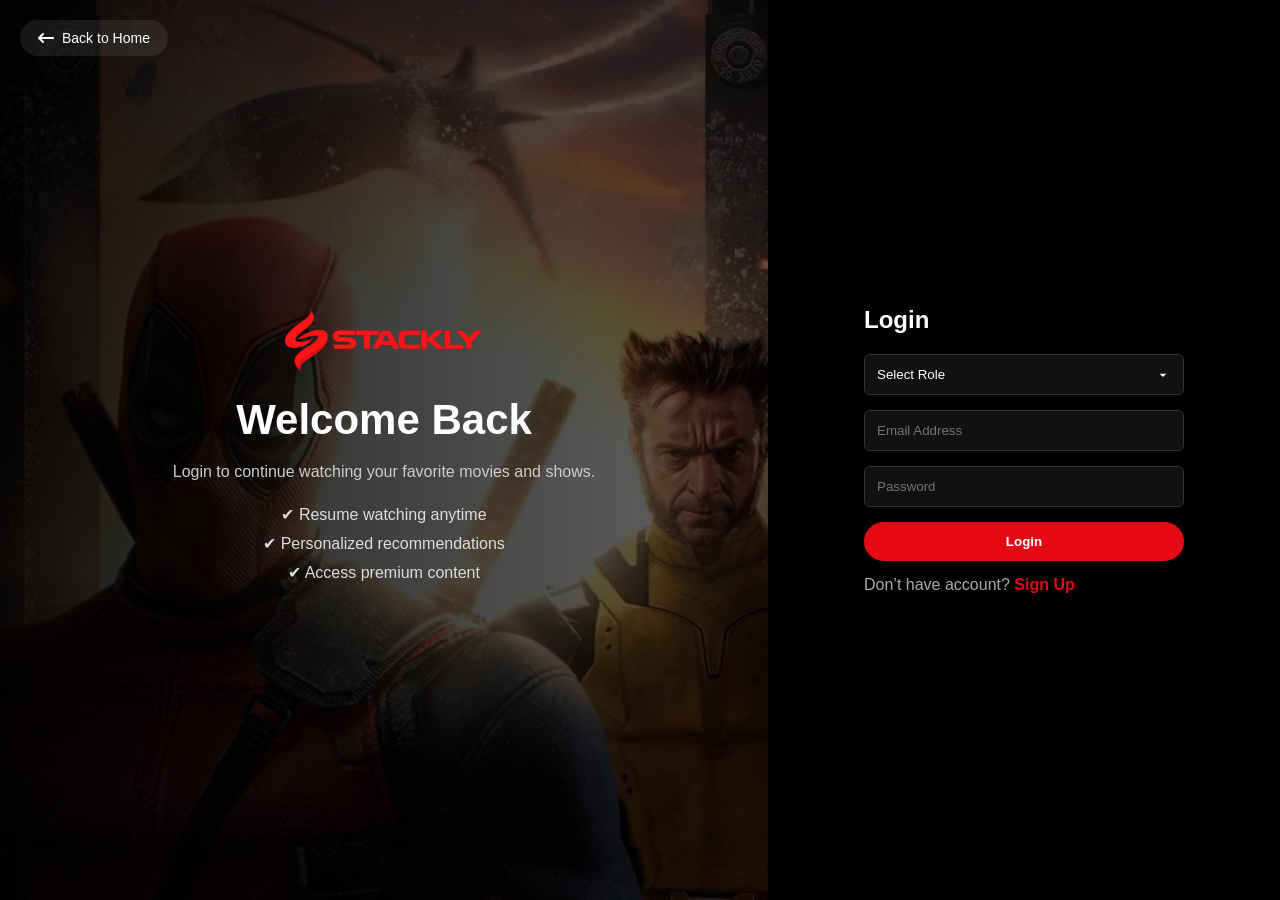
<file: login.html>
<!DOCTYPE html>
<html lang="en">
<head>
<meta charset="UTF-8">
<meta name="viewport" content="width=device-width, initial-scale=1.0">
<title>Login - Stackly OTT</title>

<link rel="stylesheet" href="style.css">
<link rel="stylesheet" href="https://cdnjs.cloudflare.com/ajax/libs/font-awesome/6.5.0/css/all.min.css">
<style>
    /* REGISTER SECTION */
.register-section{
    min-height:100vh;
    background:#000;
    position:relative;
}

/* BACK BUTTON */
.back-home{
    position:absolute;
    top:20px;
    left:20px;
    display:flex;
    align-items:center;
    gap:8px;
    color:#fff;
    text-decoration:none;
    background:rgba(255,255,255,0.08);
    padding:10px 18px;
    border-radius:30px;
    font-size:14px;
    transition:0.3s;
    z-index:10;
}

.back-home i{
    font-size:16px;
}

.back-home:hover{
    background:#e50914;
    transform:translateX(-5px);
}

/* CONTAINER */
.register-container{
    display:flex;
    height:100vh;
}


/* DARK OVERLAY */
.image-overlay{
    position:absolute;
    inset:0;
    background:linear-gradient(
        to right,
        rgba(0,0,0,0.9),
        rgba(0,0,0,0.6)
    );
}


.left-logo{
    width:200px;
    margin-bottom:20px;
}

/* LEFT SIDE (CENTER CONTENT) */
.register-left{
    width:60%;
    position:relative;
    background:url("Images/pricing.webp") center/cover no-repeat;
    display:flex;
    justify-content:center;   /* center horizontally */
    align-items:center;       /* center vertically */
    text-align:center;        /* center text */
    padding:40px;
}

/* CONTENT CENTER */
.image-content{
    position:relative;
    z-index:2;
    color:#fff;
    max-width:500px;
}

/* OPTIONAL: BETTER SPACING */
.image-content h1{
    font-size:42px;
    margin-bottom:15px;
}

.image-content p{
    color:#ccc;
    margin-bottom:20px;
    line-height:1.6;
}

.image-content ul{
    list-style:none;
    padding:0;
}

.image-content ul li{
    margin:10px 0;
    color:#ddd;
}
/* RIGHT SIDE */
.register-right{
    width:40%;
    display:flex;
    justify-content:center;
    align-items:center;
}

/* FORM BOX */
.register-box{
    width:320px;
}

/* TITLE */
.register-box h2{
    color:#fff;
    margin-bottom:20px;
}

/* INPUT */
.reg-input{
    margin-bottom:15px;
}

.reg-input input{
    width:100%;
    padding:12px;
    border:none;
    border-radius:6px;
    background:#111;
    color:#fff;
    border:1px solid #333;
}

.reg-input input:focus{
    border-color:#e50914;
    outline:none;
}

/* BUTTON */
.reg-btn{
    width:100%;
    padding:12px;
    border:none;
    border-radius:25px;
    background:#e50914;
    color:#fff;
    font-weight:600;
    cursor:pointer;
    transition:0.3s;
}

.reg-btn:hover{
    transform:scale(1.05);
    box-shadow:0 0 15px rgba(229,9,20,0.6);
}

/* LOGIN LINK */
.login-link{
    color:#aaa;
    margin-top:15px;
}

/* LOGIN LINK BUTTON STYLE */
.login-link a{
    color:#e50914;
    text-decoration:none;
    position:relative;
    font-weight:600;
    transition:0.3s;
}

/* UNDERLINE ANIMATION */
.login-link a::after{
    content:"";
    position:absolute;
    left:0;
    bottom:-3px;
    width:0%;
    height:2px;
    background:#e50914;
    transition:0.3s;
}

/* HOVER EFFECT */
.login-link a:hover{
    color:#fff;
    text-shadow:0 0 8px rgba(229,9,20,0.8);
}

.login-link a:hover::after{
    width:100%;
}

/* ================= MOBILE RESPONSIVE ================= */
@media(max-width:768px){

    /* FULL STACK */
    .register-container{
        flex-direction:column;
        height:auto;
    }

    /* BACK BUTTON */
    .back-home{
        top:15px;
        left:15px;
        padding:8px 14px;
        font-size:12px;
    }

    /* LEFT IMAGE SECTION */
    .register-left{
        width:100%;
        height:55vh;
        padding:20px;
        justify-content:center;
        align-items:center;
    }

    /* CONTENT */
    .image-content{
        max-width:100%;
        padding:10px;
    }

    .left-logo{
        width:120px;
        margin-bottom:15px;
    }

    .image-content h1{
        font-size:22px;
        line-height:1.4;
    }

    .image-content p{
        font-size:13px;
        line-height:1.5;
    }

    .image-content ul li{
        font-size:13px;
    }

    /* RIGHT FORM SECTION */
    .register-right{
        width:100%;
        height:auto;
        padding:30px 20px;
    }

    .register-box{
        width:100%;
        max-width:350px;
    }

    .register-box h2{
        font-size:22px;
        text-align:center;
    }

    /* INPUT */
    .reg-input input{
        padding:10px;
        font-size:14px;
    }

    /* BUTTON */
    .reg-btn{
        padding:10px;
        font-size:14px;
    }

    /* LOGIN LINK */
    .login-link{
        text-align:center;
        font-size:13px;
    }
}


@media(max-width:480px){

    .image-content h1{
        font-size:18px;
    }

    .image-content p{
        font-size:12px;
    }

    .left-logo{
        width:100px;
    }

    .register-box h2{
        font-size:20px;
    }
}

.error{
    color:#e50914;
    font-size:12px;
    display:block;
    margin-top:5px;
}

/* SUCCESS MESSAGE */
.success-msg{
    display:none;
    color:#0a4f13;
    padding:12px;
    border-radius:6px;
    text-align:center;
    margin-bottom:15px;
    font-size:14px;
    animation:fadeIn 0.5s ease;
}

/* ANIMATION */
@keyframes fadeIn{
    from{opacity:0; transform:translateY(-10px);}
    to{opacity:1; transform:translateY(0);}
}

/* SELECT DROPDOWN FIX */
.reg-input select{
    width:100%;
    padding:12px;
    border:none;
    border-radius:6px;
    background:#111;
    color:#fff;
    border:1px solid #333;
    appearance:none;

    /* ADD CUSTOM ARROW */
    background-image: url("data:image/svg+xml,%3Csvg fill='%23ffffff' height='20' viewBox='0 0 24 24' width='20' xmlns='http://www.w3.org/2000/svg'%3E%3Cpath d='M7 10l5 5 5-5z'/%3E%3C/svg%3E");
    background-repeat: no-repeat;
    background-position: right 12px center;
    background-size:16px;

    cursor:pointer;
}

/* FOCUS */
.reg-input select:focus{
    border-color:#e50914;
    outline:none;
}
</style>
</head>

<body>

<section class="register-section">

    <!-- BACK BUTTON -->
    <a href="index.html" class="back-home">
        <i class="fa-solid fa-arrow-left-long"></i>
        <span>Back to Home</span>
    </a>

    <div class="register-container">

        <!-- LEFT SIDE -->
        <div class="register-left">

            <div class="image-overlay"></div>

            <div class="image-content">
                <img src="Images/logo.webp" class="left-logo">

                <h1>Welcome Back </h1>
                <p>Login to continue watching your favorite movies and shows.</p>

                <ul>
                    <li>✔ Resume watching anytime</li>
                    <li>✔ Personalized recommendations</li>
                    <li>✔ Access premium content</li>
                </ul>
            </div>

        </div>

        <!-- RIGHT SIDE -->
        <div class="register-right">

            <div class="register-box">

                <!-- SUCCESS MESSAGE -->
                <div id="loginMsg" class="success-msg"></div>

                <h2>Login</h2>

                <form id="loginForm">

                    <div class="reg-input">
    <select id="loginRole">
        <option value="">Select Role</option>
        <option value="admin">Admin</option>
        <option value="subscriber">Subscriber</option>
    </select>
    <small class="error" id="loginRoleError"></small>
</div>

                    <div class="reg-input">
                        <input type="email" id="loginEmail" placeholder="Email Address">
                        <small class="error" id="loginEmailError"></small>
                    </div>

                    <div class="reg-input">
                        <input type="password" id="loginPassword" placeholder="Password">
                        <small class="error" id="loginPassError"></small>
                    </div>

                    <button type="submit" class="reg-btn">Login</button>

                </form>

                <p class="login-link">
                    Don’t have account?
                    <a href="subscribe.html">Sign Up</a>
                </p>

            </div>

        </div>

    </div>

</section>
<script>
document.addEventListener("DOMContentLoaded", function(){

    const loginForm = document.getElementById("loginForm");

    loginForm.addEventListener("submit", function(e){

        e.preventDefault();

        let email = document.getElementById("loginEmail").value.trim();
        let password = document.getElementById("loginPassword").value.trim();
        let role = document.getElementById("loginRole").value;

        let isValid = true;

        // CLEAR ERRORS
        document.getElementById("loginEmailError").innerText = "";
        document.getElementById("loginPassError").innerText = "";
        document.getElementById("loginRoleError").innerText = "";
        document.getElementById("loginMsg").style.display = "none";

        // EMAIL VALIDATION
        let emailPattern = /^[^ ]+@[^ ]+\.[a-z]{2,3}$/;

        if(email === ""){
            document.getElementById("loginEmailError").innerText = "Please enter email";
            isValid = false;
        } else if(!email.match(emailPattern)){
            document.getElementById("loginEmailError").innerText = "Enter valid email";
            isValid = false;
        }

        // ROLE VALIDATION
        if(role === ""){
            document.getElementById("loginRoleError").innerText = "Please select role";
            isValid = false;
        }

        // PASSWORD VALIDATION (STRONG)
        let strongPassword = /^(?=.*[A-Z])(?=.*[a-z])(?=.*\d)(?=.*[@$!%*?&]).{8,}$/;

        if(password === ""){
            document.getElementById("loginPassError").innerText = "Please enter password";
            isValid = false;
        } else if(!strongPassword.test(password)){
            document.getElementById("loginPassError").innerText =
            "Min 8 chars, 1 uppercase, 1 lowercase, 1 number & 1 special char";
            isValid = false;
        }

        // STOP IF INVALID
        if(!isValid){
            return;
        }

        // ✅ SUCCESS (NO REGISTER CHECK)
        document.getElementById("loginMsg").innerText =
        "Login Successful Redirecting...";
        document.getElementById("loginMsg").style.display = "block";

        // STORE EMAIL FOR DASHBOARD
        localStorage.setItem("loggedInEmail", email);

        // REDIRECT BASED ON ROLE
        setTimeout(()=>{

            if(role === "admin"){
                window.location.href = "admin-dashboard.html";
            } else {
                window.location.href = "user-dashboard.html";
            }

        },1000);

    });

});
</script>
</body>
</html>
</file>
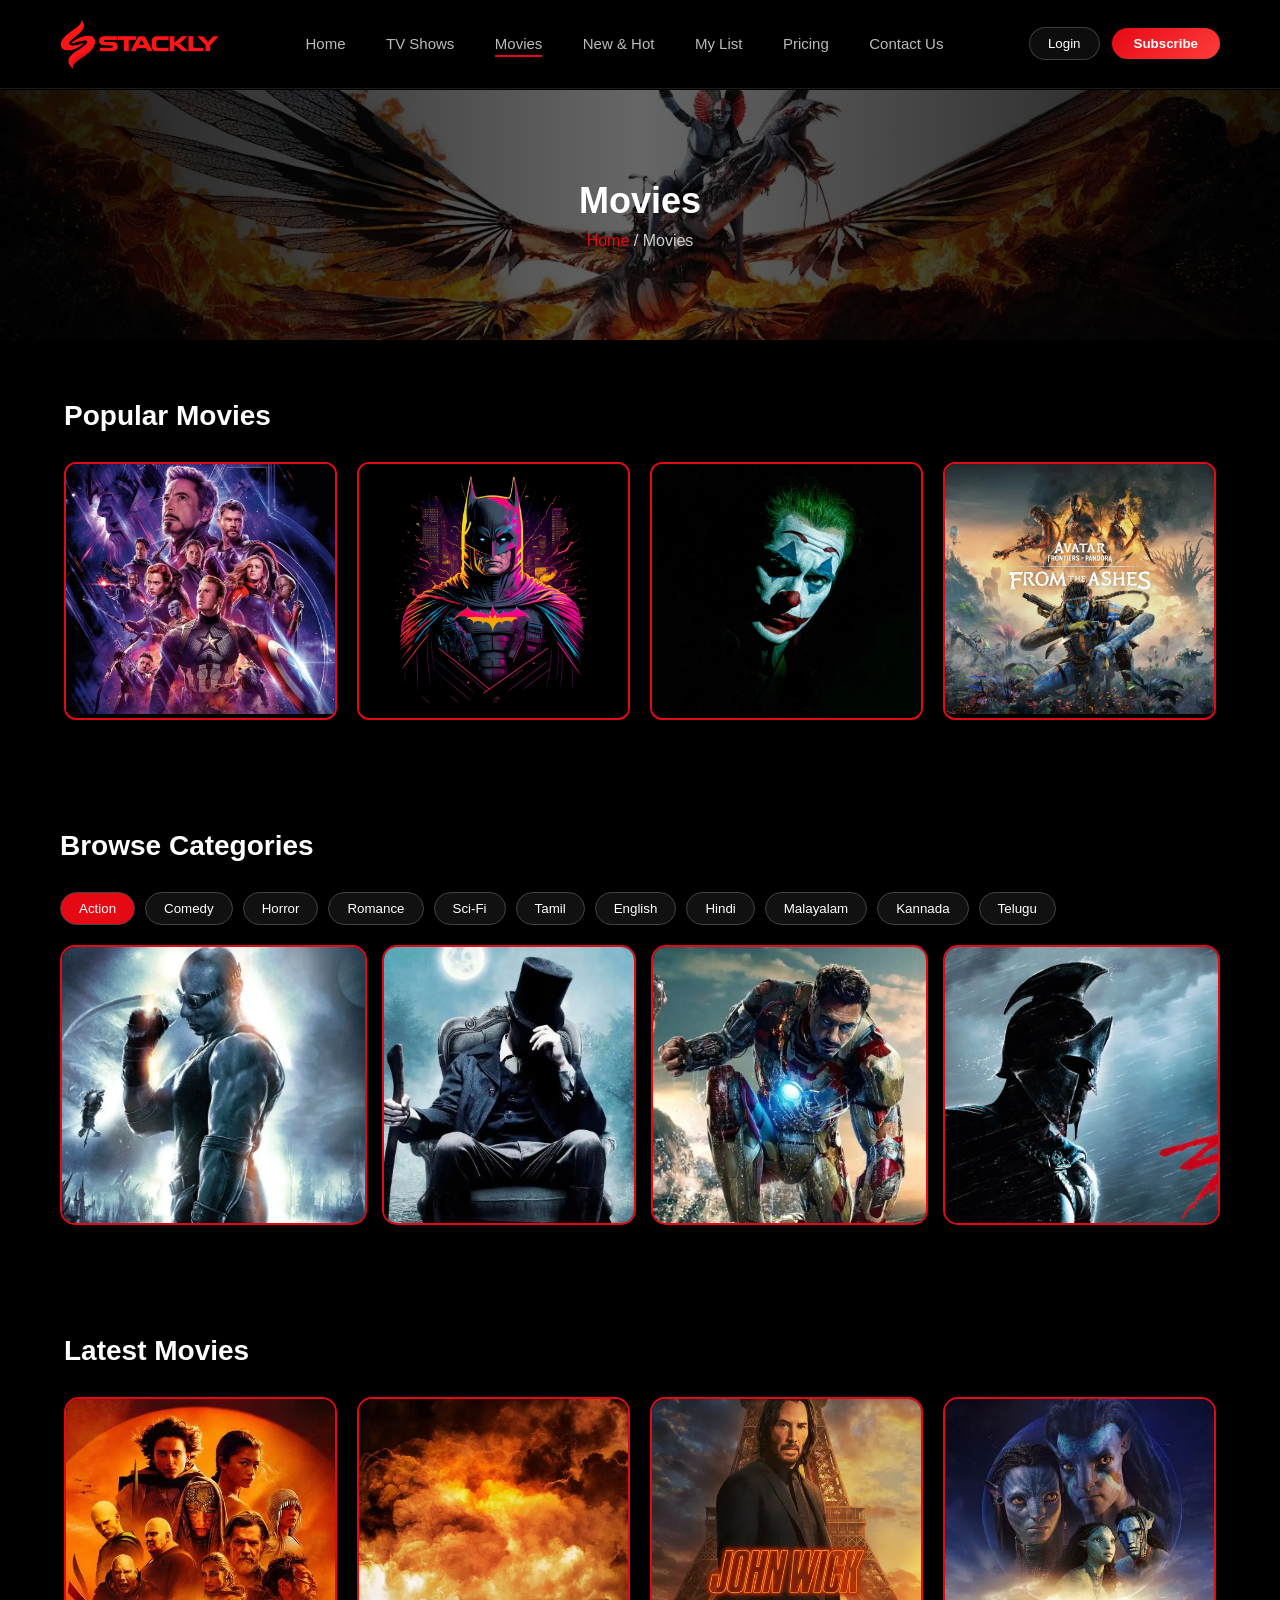
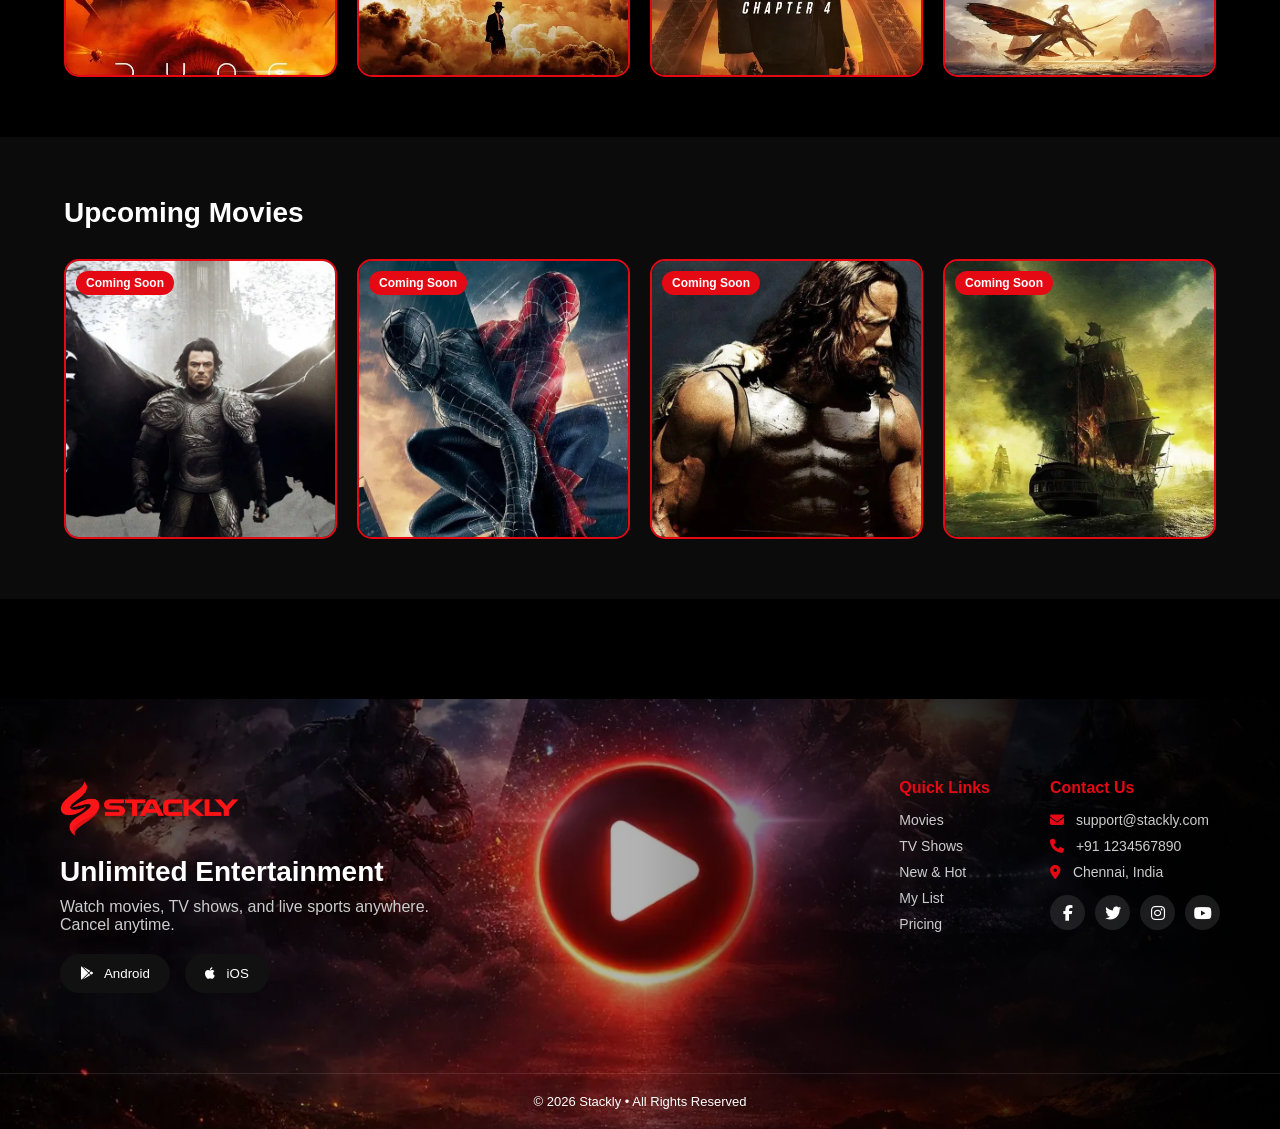
<file: movies.html>
<!DOCTYPE html>
<html lang="en">
<head>
<meta charset="UTF-8">
<meta name="viewport" content="width=device-width, initial-scale=1.0">
<title>Stackly OTT</title>
<link rel="stylesheet" href="style.css">
<link rel="stylesheet" href="https://cdnjs.cloudflare.com/ajax/libs/font-awesome/6.5.0/css/all.min.css">
<style>

    /* SECTION */
.movies-section{
    padding:50px 60px;
}

/* GRID */
.movies-grid{
    display:grid;
    grid-template-columns:repeat(4,1fr);
    gap:20px;
}

/* CARD */
.movie-box{
    position:relative;
    border-radius:12px;
    overflow:hidden;
    cursor:pointer;
    transition:0.3s;

    border:2px solid #e50914;
}

/* IMAGE */
.movie-box img{
    width:100%;
    height:250px;
    object-fit:cover;
}

/* HOVER */
.movie-box:hover{
    transform:scale(1.05);
    box-shadow:0 0 20px rgba(229,9,20,0.7);
}

/* OVERLAY */
.movie-overlay{
    position:absolute;
    top:0;
    left:0;
    width:100%;
    height:100%;

    display:flex;
    flex-direction:column;
    justify-content:flex-end;

    padding:15px;

    background:linear-gradient(
        to top,
        rgba(0,0,0,0.9),
        rgba(0,0,0,0.2)
    );

    opacity:0;
    transition:0.3s;
}

.movie-box:hover .movie-overlay{
    opacity:1;
}

/* ACTION BUTTONS */
.movie-actions{
    display:flex;
    gap:10px;
    margin-bottom:10px;
}

/* COMMON BUTTON STYLE */
.movie-actions button{
    width:40px;
    height:40px;
    border:none;
    border-radius:50%;
    cursor:pointer;

    display:flex;
    align-items:center;
    justify-content:center;

    background:#e50914;
    color:#fff;
    font-size:16px;

    transition:0.3s;
}

/* HOVER */
.movie-actions button:hover{
    transform:scale(1.1);
    box-shadow:0 0 10px rgba(229,9,20,0.7);
}

/* TEXT */
.movie-overlay h3{
    margin-bottom:5px;
}

.movie-overlay p{
    font-size:13px;
    color:#ccc;
}

/* ===============================
   TABLET (≤1024px)
================================= */
@media (max-width: 1024px){

    .movies-section{
        padding:40px 30px;
    }

    .movies-grid{
        grid-template-columns:repeat(2,1fr);
        gap:18px;
    }

    .movie-box img{
        height:220px;
    }
}


/* ===============================
   MOBILE (≤768px)
================================= */
@media (max-width: 768px){

    .movies-section{
        padding:30px 20px;
    }

    .movies-grid{
        grid-template-columns:1fr;
        gap:15px;
    }

    .movie-box img{
        height:200px;
    }

    .movie-actions button{
        width:35px;
        height:35px;
        font-size:14px;
    }

    .movie-overlay h3{
        font-size:16px;
    }

    .movie-overlay p{
        font-size:12px;
    }
}


/* ===============================
   SMALL MOBILE (≤480px)
================================= */
@media (max-width: 480px){

    .movies-section{
        padding:20px 15px;
    }

    .movie-box{
        border-radius:10px;
    }

    .movie-box img{
        height:180px;
    }

    .movie-actions{
        gap:8px;
    }

    .movie-actions button{
        width:32px;
        height:32px;
        font-size:12px;
    }

    .movie-overlay{
        padding:10px;
    }

    .movie-overlay h3{
        font-size:14px;
    }

    .movie-overlay p{
        font-size:11px;
    }
}
   /* TV SHOWS BACKGROUND */
.tv-breadcrumb{
    background-image: url("Images/movies-bg.webp"); /* 🔥 your image */
}

/* DARK OVERLAY */
.breadcrumb-overlay{
    position: absolute;
    width: 100%;
    height: 100%;
    background: linear-gradient(
        to right,
        rgba(0,0,0,0.9),
        rgba(0,0,0,0.6),
        rgba(0,0,0,0.9)
    );
}

/* CONTENT */
.breadcrumb-content{
    position: relative;
    z-index: 2;
    color: #fff;
}

/* TITLE */
.breadcrumb-content h1{
    font-size: 36px;
    margin-bottom: 10px;
}

/* PATH */
.breadcrumb-content p{
    color: #ccc;
}

.breadcrumb-content a{
    color: #e50914;
    text-decoration: none;
}


@media (max-width: 768px){

    .breadcrumb{
        height: 180px;
        margin-top: 70px;
    }

    .breadcrumb-content h1{
        font-size: 24px;
    }

    .breadcrumb-content p{
        font-size: 13px;
    }
}

.categories-section{
    padding:50px 60px;
}

/* TABS */
.category-tabs{
    display:flex;
    gap:10px;
    flex-wrap:wrap;
    margin-bottom:20px;
}

.tab-btn{
    padding:8px 18px;
    border-radius:20px;
    border:1px solid #444;
    background:#111;
    color:#fff;
    cursor:pointer;
}

.tab-btn.active{
    background:#e50914;
}

/* CONTENT */
.tab-content{
    display:none;
}
.tab-content.active{
    display:block;
}

/* ROW */
.movie-row{
    display:flex;
    gap:15px;
    overflow-x:auto;
}

.movie-row::-webkit-scrollbar{
    display:none;
}

/* CARD */
.movie-card{
    position:relative;
    min-width:200px;
    border-radius:12px;
    overflow:hidden;
    cursor:pointer;
    border:2px solid #e50914;
}

/* IMAGE */
.movie-card img{
    width:100%;
    height:260px;
    object-fit:cover;
}

/* OVERLAY */
.movie-overlay{
    position:absolute;
    width:100%;
    height:100%;
    top:0;
    left:0;
    display:flex;
    flex-direction:column;
    justify-content:flex-end;
    padding:15px;
    background: linear-gradient(
    to top,
    rgba(0,0,0,0.6),
    rgba(0,0,0,0.2),
    transparent
);
    opacity:0;
    transition:0.3s;
}


.movie-overlay{
    z-index: 2;
}

.movie-actions,
.movie-overlay h3,
.movie-overlay p{
    position: relative;
    z-index: 3;
}

.movie-card:hover .movie-overlay{
    opacity:1;
}

/* BUTTONS */
.movie-actions{
    display:flex;
    gap:8px;
    margin-bottom:10px;
}

.movie-actions button{
    width:35px;
    height:35px;
    border-radius:50%;
    border:none;
    background:#e50914;
    color:#fff;
}


.movies-section {
    padding: 60px 5%;
    color: #fff;
}

.section-title {
    font-size: 28px;
    margin-bottom: 30px;
}

/* GRID */
.movies-container {
    display: grid;
    grid-template-columns: repeat(4, 1fr);
    gap: 20px;
}

/* CARD */
.movie-card {
    position: relative;
    overflow: hidden;
    border-radius: 15px;
    cursor: pointer;
}

/* IMAGE */
.movie-card img {
    width: 100%;
    height: 350px;
    object-fit: cover;
    transition: 0.5s;
}

/* ZOOM */
.movie-card:hover img {
    transform: scale(1.1);
}

/* DARK OVERLAY */
.movie-card::after {
    content: "";
    position: absolute;
    inset: 0;
    background: rgba(0,0,0,0.6);
    opacity: 0;
    transition: 0.4s;
}

.movie-card:hover::after {
    opacity: 1;
}

/* PLAY BUTTON */
.play-btn8 {
    position: absolute;
    top: 50%;
    left: 50%;
    transform: translate(-50%, -50%) scale(0.8);
    width: 60px;
    height: 60px;
    background: #e50914;
    border-radius: 50%;
    display: flex;
    align-items: center;
    justify-content: center;
    color: white;
    font-size: 22px;
    opacity: 0;
    transition: 0.4s;
    z-index: 2;
}

/* SHOW PLAY BUTTON */
.movie-card:hover .play-btn8 {
    opacity: 1;
    transform: translate(-50%, -50%) scale(1);
}

/* PLAY BUTTON HOVER */
.play-btn8:hover {
    background: #fff;
    color: #e50914;
}

/* TEXT OVERLAY */
.overlay8 {
    position: absolute;
    bottom: 0;
    left: 0;
    right: 0;
    padding: 20px;
    background: linear-gradient(transparent, rgba(0,0,0,0.95));
    transform: translateY(100%);
    transition: 0.4s;
    z-index: 2;
}

.movie-card:hover .overlay8 {
    transform: translateY(0);
}

.overlay8 h3 {
    margin: 0;
    font-size: 18px;
}

.overlay8 p {
    margin: 5px 0 0;
    font-size: 14px;
    color: #ccc;
}

/* ===============================
   TABLET (≤1024px)
================================= */
@media (max-width: 1024px){

    .categories-section{
        padding:40px 30px;
    }

    .movies-section{
        padding:40px 30px;
    }

    /* GRID → 2 columns */
    .movies-container{
        grid-template-columns:repeat(2,1fr);
    }

    /* CARD IMAGE */
    .movie-card img{
        height:300px;
    }

    /* PLAY BUTTON */
    .play-btn8{
        width:50px;
        height:50px;
        font-size:18px;
    }
}


/* ===============================
   MOBILE (≤768px)
================================= */
@media (max-width: 768px){

    .categories-section{
        padding:30px 20px;
    }

    .movies-section{
        padding:30px 20px;
    }

    /* TABS */
    .category-tabs{
        gap:8px;
    }

    .tab-btn{
        padding:6px 14px;
        font-size:13px;
    }

    /* MOVIE ROW (SCROLL) */
    .movie-row{
        gap:12px;
    }

    .movie-card{
        min-width:160px;
    }

    .movie-card img{
        height:220px;
    }

    /* GRID → 1 column */
    .movies-container{
        grid-template-columns:1fr;
        gap:15px;
    }

    /* PLAY BUTTON */
    .play-btn8{
        width:45px;
        height:45px;
        font-size:16px;
    }

    /* TEXT */
    .overlay8 h3{
        font-size:16px;
    }

    .overlay8 p{
        font-size:12px;
    }
}


/* ===============================
   SMALL MOBILE (≤480px)
================================= */
@media (max-width: 480px){

    .categories-section{
        padding:20px 15px;
    }

    .movies-section{
        padding:20px 15px;
    }

    /* TABS SCROLL */
    .category-tabs{
        flex-wrap:nowrap;
        overflow-x:auto;
    }

    .category-tabs::-webkit-scrollbar{
        display:none;
    }

    .tab-btn{
        white-space:nowrap;
        font-size:12px;
        padding:5px 12px;
    }

    /* MOVIE ROW */
    .movie-card{
        min-width:140px;
    }

    .movie-card img{
        height:200px;
    }

    /* PLAY BUTTON */
    .play-btn8{
        width:40px;
        height:40px;
        font-size:14px;
    }

    /* OVERLAY */
    .overlay8{
        padding:12px;
    }

    .overlay8 h3{
        font-size:14px;
    }

    .overlay8 p{
        font-size:11px;
    }
}

/* SECTION */
.upcoming-section {
    padding: 60px 5%;
    background: #0b0b0b;
    color: #fff;
}

/* BADGE */
.badge1 {
    position: absolute;
    top: 10px;
    left: 10px;
    background: #e50914;
    color: #fff;
    font-size: 12px;
    padding: 5px 10px;
    border-radius: 20px;
    z-index: 3;
    font-weight: 600;
}

/* OPTIONAL GLOW EFFECT */
.movie-card1:hover .badge {
    background: #ff1f2f;
    box-shadow: 0 0 10px #e50914;
}

</style>
</head>

<body>

<!-- HEADER -->
<header id="header">
   <div class="logo">
    <a href="index.html">
        <img src="Images/logo.webp" alt="Stackly Logo">
    </a>
</div>

<div class="menu-toggle" id="menuToggle">
    <span></span>
    <span></span>
    <span></span>
</div>

<nav id="navMenu">
    <a href="index.html">Home</a>
    <a href="tvshows.html">TV Shows</a>
    <a href="movies.html" class="active">Movies</a>
    <a href="newhot.html">New & Hot</a>
    <a href="mylist.html">My List</a>
    <a href="pricing.html">Pricing</a>
    <a href="contact.html">Contact Us</a>
</nav>

<div class="auth-buttons" id="authButtons">
    <button class="login" onclick="location.href='login.html'">Login</button>
    <button class="subscribe" onclick="location.href='subscribe.html'">Subscribe</button>
</div>
</header>

<section class="breadcrumb tv-breadcrumb">
    
    <div class="breadcrumb-overlay"></div>

    <div class="breadcrumb-content">
        <h1>Movies</h1>
        <p>
            <a href="index.html">Home</a> / Movies
        </p>
    </div>

</section>


<section class="movies-section">

    <h2 class="section-title">Popular Movies</h2>

    <div class="movies-grid">

        <div class="movie-box">
            <img src="Images/movie1.webp">

            <div class="movie-overlay">

                <div class="movie-actions">
                    <button class="play-btn" onclick="location.href='404.html'">▶</button>
                    <button class="list-btn" onclick="location.href='404.html'">＋</button>
                    <button class="share-btn" onclick="location.href='404.html'">⤴</button>
                </div>

                <h3>Avengers Endgame</h3>
                <p>Action • 2024</p>

            </div>
        </div>

        <div class="movie-box">
            <img src="Images/movie2.webp">

            <div class="movie-overlay">

                <div class="movie-actions">
                    <button class="play-btn" onclick="location.href='404.html'">▶</button>
                    <button class="list-btn" onclick="location.href='404.html'">＋</button>
                    <button class="share-btn" onclick="location.href='404.html'">⤴</button>
                </div>

                <h3>Batman</h3>
                <p>Action • 2023</p>

            </div>
        </div>

        <div class="movie-box">
            <img src="Images/movie3.webp">

            <div class="movie-overlay">

                <div class="movie-actions">
                    <button class="play-btn" onclick="location.href='404.html'">▶</button>
                    <button class="list-btn" onclick="location.href='404.html'">＋</button>
                    <button class="share-btn" onclick="location.href='404.html'">⤴</button>
                </div>

                <h3>Joker</h3>
                <p>Drama • 2022</p>

            </div>
        </div>

        <div class="movie-box">
            <img src="Images/movie4.webp">

            <div class="movie-overlay">

                <div class="movie-actions">
                    <button class="play-btn" onclick="location.href='404.html'">▶</button>
                    <button class="list-btn" onclick="location.href='404.html'">＋</button>
                    <button class="share-btn" onclick="location.href='404.html'">⤴</button>
                </div>

                <h3>Avatar</h3>
                <p>Sci-Fi • 2024</p>

            </div>
        </div>

    </div>

</section>

<section class="categories-section">

<h2 class="section-title">Browse Categories</h2>

<!-- TABS -->
<div class="category-tabs">
    <button class="tab-btn active" data-tab="action">Action</button>
    <button class="tab-btn" data-tab="comedy">Comedy</button>
    <button class="tab-btn" data-tab="horror">Horror</button>
    <button class="tab-btn" data-tab="romance">Romance</button>
    <button class="tab-btn" data-tab="scifi">Sci-Fi</button>
    <button class="tab-btn" data-tab="tamil">Tamil</button>
    <button class="tab-btn" data-tab="english">English</button>
    <button class="tab-btn" data-tab="hindi">Hindi</button>
    <button class="tab-btn" data-tab="malayalam">Malayalam</button>
    <button class="tab-btn" data-tab="kannada">Kannada</button>
    <button class="tab-btn" data-tab="telugu">Telugu</button>
</div>

<div class="category-content">

<!-- 🔥 ACTION -->
<div class="tab-content active" id="action">
<div class="movie-row">

<div class="movie-card">
<img src="Images/trending1.webp">
<div class="movie-overlay">
<div class="movie-actions">
<button class="play-btn" onclick="location.href='404.html'">▶</button>
                    <button class="list-btn" onclick="location.href='404.html'">＋</button>
                    <button class="share-btn" onclick="location.href='404.html'">⤴</button>
</div>
<h3>Avengers</h3><p>Action • 2024</p>
</div>
</div>

<div class="movie-card">
<img src="Images/trending2.webp">
<div class="movie-overlay">
<div class="movie-actions">
<button class="play-btn" onclick="location.href='404.html'">▶</button>
                    <button class="list-btn" onclick="location.href='404.html'">＋</button>
                    <button class="share-btn" onclick="location.href='404.html'">⤴</button>
</div>
<h3>Batman</h3><p>Action • 2023</p>
</div>
</div>

<div class="movie-card">
<img src="Images/trending3.webp">
<div class="movie-overlay">
<div class="movie-actions">
<button class="play-btn" onclick="location.href='404.html'">▶</button>
                    <button class="list-btn" onclick="location.href='404.html'">＋</button>
                    <button class="share-btn" onclick="location.href='404.html'">⤴</button>
</div>
<h3>John Wick</h3><p>Action • 2022</p>
</div>
</div>

<div class="movie-card">
<img src="Images/trending4.webp">
<div class="movie-overlay">
<div class="movie-actions">
<button class="play-btn" onclick="location.href='404.html'">▶</button>
                    <button class="list-btn" onclick="location.href='404.html'">＋</button>
                    <button class="share-btn" onclick="location.href='404.html'">⤴</button>
</div>
<h3>Fast X</h3><p>Action • 2024</p>
</div>
</div>

</div>
</div>

<div class="tab-content" id="comedy">
    <div class="movie-row">

        <!-- MOVIE 1 -->
        <div class="movie-card">
            <img src="Images/tv1.webp">
            <div class="movie-overlay">
                <div class="movie-actions">
        <button class="play-btn" onclick="location.href='404.html'">▶</button>
                    <button class="list-btn" onclick="location.href='404.html'">＋</button>
                    <button class="share-btn" onclick="location.href='404.html'">⤴</button>
                </div>
                <h3>The Mask</h3>
                <p>Comedy • 1994</p>
            </div>
        </div>

        <!-- MOVIE 2 -->
        <div class="movie-card">
            <img src="Images/tv2.webp">
            <div class="movie-overlay">
                <div class="movie-actions">
                    <button class="play-btn" onclick="location.href='404.html'">▶</button>
                    <button class="list-btn" onclick="location.href='404.html'">＋</button>
                    <button class="share-btn" onclick="location.href='404.html'">⤴</button>
                </div>
                <h3>Mr Bean</h3>
                <p>Comedy • 2007</p>
            </div>
        </div>

        <!-- MOVIE 3 -->
        <div class="movie-card">
            <img src="Images/tv3.webp">
            <div class="movie-overlay">
                <div class="movie-actions">
                   <button class="play-btn" onclick="location.href='404.html'">▶</button>
                    <button class="list-btn" onclick="location.href='404.html'">＋</button>
                    <button class="share-btn" onclick="location.href='404.html'">⤴</button>
                </div>
                <h3>The Hangover</h3>
                <p>Comedy • 2009</p>
            </div>
        </div>

        <!-- MOVIE 4 -->
        <div class="movie-card">
            <img src="Images/tv4.webp">
            <div class="movie-overlay">
                <div class="movie-actions">
                    <button class="play-btn" onclick="location.href='404.html'">▶</button>
                    <button class="list-btn" onclick="location.href='404.html'">＋</button>
                    <button class="share-btn" onclick="location.href='404.html'">⤴</button>
                </div>
                <h3>Deadpool</h3>
                <p>Comedy • 2023</p>
            </div>
        </div>

    </div>
</div>

<div class="tab-content" id="horror">
    <div class="movie-row">

        <!-- MOVIE 1 -->
        <div class="movie-card">
            <img src="Images/slider1.webp">
            <div class="movie-overlay">
                <div class="movie-actions">
                    <button class="play-btn" onclick="location.href='404.html'">▶</button>
                    <button class="list-btn" onclick="location.href='404.html'">＋</button>
                    <button class="share-btn" onclick="location.href='404.html'">⤴</button>
                </div>
                <h3>The Nun</h3>
                <p>Horror • 2024</p>
            </div>
        </div>

        <!-- MOVIE 2 -->
        <div class="movie-card">
            <img src="Images/rate2.webp">
            <div class="movie-overlay">
                <div class="movie-actions">
                    <button class="play-btn" onclick="location.href='404.html'">▶</button>
                    <button class="list-btn" onclick="location.href='404.html'">＋</button>
                    <button class="share-btn" onclick="location.href='404.html'">⤴</button>
                </div>
                <h3>The Conjuring</h3>
                <p>Horror • 2022</p>
            </div>
        </div>

        <!-- MOVIE 3 -->
        <div class="movie-card">
            <img src="Images/rate1.webp">
            <div class="movie-overlay">
                <div class="movie-actions">
                    <button class="play-btn" onclick="location.href='404.html'">▶</button>
                    <button class="list-btn" onclick="location.href='404.html'">＋</button>
                    <button class="share-btn" onclick="location.href='404.html'">⤴</button>
                </div>
                <h3>Insidious</h3>
                <p>Horror • 2021</p>
            </div>
        </div>

        <!-- MOVIE 4 -->
        <div class="movie-card">
            <img src="Images/rate4.webp">
            <div class="movie-overlay">
                <div class="movie-actions">
                    <button class="play-btn" onclick="location.href='404.html'">▶</button>
                    <button class="list-btn" onclick="location.href='404.html'">＋</button>
                    <button class="share-btn" onclick="location.href='404.html'">⤴</button>
                </div>
                <h3>IT</h3>
                <p>Horror • 2020</p>
            </div>
        </div>

    </div>
</div>

<div class="tab-content" id="romance">
    <div class="movie-row">

        <!-- MOVIE 1 -->
        <div class="movie-card">
            <img src="Images/series4.webp">
            <div class="movie-overlay">
                <div class="movie-actions">
                    <button class="play-btn" onclick="location.href='404.html'">▶</button>
                    <button class="list-btn" onclick="location.href='404.html'">＋</button>
                    <button class="share-btn" onclick="location.href='404.html'">⤴</button>
                </div>
                <h3>Titanic</h3>
                <p>Romance • 1997</p>
            </div>
        </div>

        <!-- MOVIE 2 -->
        <div class="movie-card">
            <img src="Images/series3.webp">
            <div class="movie-overlay">
                <div class="movie-actions">
                    <button class="play-btn" onclick="location.href='404.html'">▶</button>
                    <button class="list-btn" onclick="location.href='404.html'">＋</button>
                    <button class="share-btn" onclick="location.href='404.html'">⤴</button>
                </div>
                <h3>The Notebook</h3>
                <p>Romance • 2004</p>
            </div>
        </div>

        <!-- MOVIE 3 -->
        <div class="movie-card">
            <img src="Images/series5.webp">
            <div class="movie-overlay">
                <div class="movie-actions">
                    <button class="play-btn" onclick="location.href='404.html'">▶</button>
                    <button class="list-btn" onclick="location.href='404.html'">＋</button>
                    <button class="share-btn" onclick="location.href='404.html'">⤴</button>
                </div>
                <h3>La La Land</h3>
                <p>Romance • 2016</p>
            </div>
        </div>

        <!-- MOVIE 4 -->
        <div class="movie-card">
            <img src="Images/series1.webp">
            <div class="movie-overlay">
                <div class="movie-actions">
                    <button class="play-btn" onclick="location.href='404.html'">▶</button>
                    <button class="list-btn" onclick="location.href='404.html'">＋</button>
                    <button class="share-btn" onclick="location.href='404.html'">⤴</button>
                </div>
                <h3>Before Sunrise</h3>
                <p>Romance • 1995</p>
            </div>
        </div>

    </div>
</div>
<div class="tab-content" id="scifi">
    <div class="movie-row">

        <!-- MOVIE 1 -->
        <div class="movie-card">
            <img src="Images/rate6.webp">
            <div class="movie-overlay">
                <div class="movie-actions">
                   <button class="play-btn" onclick="location.href='404.html'">▶</button>
                    <button class="list-btn" onclick="location.href='404.html'">＋</button>
                    <button class="share-btn" onclick="location.href='404.html'">⤴</button>
                </div>
                <h3>Avatar</h3>
                <p>Sci-Fi • 2024</p>
            </div>
        </div>

        <!-- MOVIE 2 -->
        <div class="movie-card">
            <img src="Images/rate7.webp">
            <div class="movie-overlay">
                <div class="movie-actions">
                    <button class="play-btn" onclick="location.href='404.html'">▶</button>
                    <button class="list-btn" onclick="location.href='404.html'">＋</button>
                    <button class="share-btn" onclick="location.href='404.html'">⤴</button>
                </div>
                <h3>Interstellar</h3>
                <p>Sci-Fi • 2014</p>
            </div>
        </div>

        <!-- MOVIE 3 -->
        <div class="movie-card">
            <img src="Images/rate8.webp">
            <div class="movie-overlay">
                <div class="movie-actions">
                    <button class="play-btn" onclick="location.href='404.html'">▶</button>
                    <button class="list-btn" onclick="location.href='404.html'">＋</button>
                    <button class="share-btn" onclick="location.href='404.html'">⤴</button>
                </div>
                <h3>The Matrix</h3>
                <p>Sci-Fi • 1999</p>
            </div>
        </div>

        <!-- MOVIE 4 -->
        <div class="movie-card">
            <img src="Images/rate5.webp">
            <div class="movie-overlay">
                <div class="movie-actions">
                    <button class="play-btn" onclick="location.href='404.html'">▶</button>
                    <button class="list-btn" onclick="location.href='404.html'">＋</button>
                    <button class="share-btn" onclick="location.href='404.html'">⤴</button>
                </div>
                <h3>Dune</h3>
                <p>Sci-Fi • 2023</p>
            </div>
        </div>

    </div>
</div>

<div class="tab-content" id="tamil">
    <div class="movie-row">

        <!-- MOVIE 1 -->
        <div class="movie-card">
            <img src="Images/tamil1.webp">
            <div class="movie-overlay">
                <div class="movie-actions">
                   <button class="play-btn" onclick="location.href='404.html'">▶</button>
                    <button class="list-btn" onclick="location.href='404.html'">＋</button>
                    <button class="share-btn" onclick="location.href='404.html'">⤴</button>
                </div>
                <h3>Leo</h3>
                <p>Tamil • 2023</p>
            </div>
        </div>

        <!-- MOVIE 2 -->
        <div class="movie-card">
            <img src="Images/tamil2.webp">
            <div class="movie-overlay">
                <div class="movie-actions">
                    <button class="play-btn" onclick="location.href='404.html'">▶</button>
                    <button class="list-btn" onclick="location.href='404.html'">＋</button>
                    <button class="share-btn" onclick="location.href='404.html'">⤴</button>
                </div>
                <h3>Vikram</h3>
                <p>Tamil • 2022</p>
            </div>
        </div>

        <!-- MOVIE 3 -->
        <div class="movie-card">
            <img src="Images/tamil3.webp">
            <div class="movie-overlay">
                <div class="movie-actions">
                    <button class="play-btn" onclick="location.href='404.html'">▶</button>
                    <button class="list-btn" onclick="location.href='404.html'">＋</button>
                    <button class="share-btn" onclick="location.href='404.html'">⤴</button>
                </div>
                <h3>Master</h3>
                <p>Tamil • 2021</p>
            </div>
        </div>

        <!-- MOVIE 4 -->
        <div class="movie-card">
            <img src="Images/tamil4.webp">
            <div class="movie-overlay">
                <div class="movie-actions">
                    <button class="play-btn" onclick="location.href='404.html'">▶</button>
                    <button class="list-btn" onclick="location.href='404.html'">＋</button>
                    <button class="share-btn" onclick="location.href='404.html'">⤴</button>
                </div>
                <h3>Kaithi</h3>
                <p>Tamil • 2019</p>
            </div>
        </div>

    </div>
</div>

<div class="tab-content" id="hindi">
    <div class="movie-row">

        <!-- MOVIE 1 -->
        <div class="movie-card">
            <img src="Images/hindi1.webp">
            <div class="movie-overlay">
                <div class="movie-actions">
                    <button class="play-btn" onclick="location.href='404.html'">▶</button>
                    <button class="list-btn" onclick="location.href='404.html'">＋</button>
                    <button class="share-btn" onclick="location.href='404.html'">⤴</button>
                </div>
                <h3>Pathaan</h3>
                <p>Hindi • 2023</p>
            </div>
        </div>

        <!-- MOVIE 2 -->
        <div class="movie-card">
            <img src="Images/hindi2.webp">
            <div class="movie-overlay">
                <div class="movie-actions">
                    <button class="play-btn" onclick="location.href='404.html'">▶</button>
                    <button class="list-btn" onclick="location.href='404.html'">＋</button>
                    <button class="share-btn" onclick="location.href='404.html'">⤴</button>
                </div>
                <h3>Jawan</h3>
                <p>Hindi • 2023</p>
            </div>
        </div>

        <!-- MOVIE 3 -->
        <div class="movie-card">
            <img src="Images/hindi3.webp">
            <div class="movie-overlay">
                <div class="movie-actions">
                    <button class="play-btn" onclick="location.href='404.html'">▶</button>
                    <button class="list-btn" onclick="location.href='404.html'">＋</button>
                    <button class="share-btn" onclick="location.href='404.html'">⤴</button>
                </div>
                <h3>3 Idiots</h3>
                <p>Hindi • 2009</p>
            </div>
        </div>

        <!-- MOVIE 4 -->
        <div class="movie-card">
            <img src="Images/hindi4.webp">
            <div class="movie-overlay">
                <div class="movie-actions">
                    <button class="play-btn" onclick="location.href='404.html'">▶</button>
                    <button class="list-btn" onclick="location.href='404.html'">＋</button>
                    <button class="share-btn" onclick="location.href='404.html'">⤴</button>
                </div>
                <h3>Dangal</h3>
                <p>Hindi • 2016</p>
            </div>
        </div>

    </div>
</div>

<div class="tab-content" id="english">
    <div class="movie-row">

        <!-- MOVIE 1 -->
        <div class="movie-card">
            <img src="Images/movie4.webp">
            <div class="movie-overlay">
                <div class="movie-actions">
                  <button class="play-btn" onclick="location.href='404.html'">▶</button>
                    <button class="list-btn" onclick="location.href='404.html'">＋</button>
                    <button class="share-btn" onclick="location.href='404.html'">⤴</button>
                </div>
                <h3>Avatar</h3>
                <p>English • 2024</p>
            </div>
        </div>

        <!-- MOVIE 2 -->
        <div class="movie-card">
            <img src="Images/english1.webp">
            <div class="movie-overlay">
                <div class="movie-actions">
                    <button class="play-btn" onclick="location.href='404.html'">▶</button>
                    <button class="list-btn" onclick="location.href='404.html'">＋</button>
                    <button class="share-btn" onclick="location.href='404.html'">⤴</button>
                </div>
                <h3>Oppenheimer</h3>
                <p>English • 2023</p>
            </div>
        </div>

        <!-- MOVIE 3 -->
        <div class="movie-card">
            <img src="Images/english2.webp">
            <div class="movie-overlay">
                <div class="movie-actions">
                    <button class="play-btn" onclick="location.href='404.html'">▶</button>
                    <button class="list-btn" onclick="location.href='404.html'">＋</button>
                    <button class="share-btn" onclick="location.href='404.html'">⤴</button>
                </div>
                <h3>Inception</h3>
                <p>English • 2010</p>
            </div>
        </div>

        <!-- MOVIE 4 -->
        <div class="movie-card">
            <img src="Images/rate3.webp">
            <div class="movie-overlay">
                <div class="movie-actions">
                    <button class="play-btn" onclick="location.href='404.html'">▶</button>
                    <button class="list-btn" onclick="location.href='404.html'">＋</button>
                    <button class="share-btn" onclick="location.href='404.html'">⤴</button>
                </div>
                <h3>John Wick</h3>
                <p>English • 2022</p>
            </div>
        </div>

    </div>
</div>

<div class="tab-content" id="malayalam">
    <div class="movie-row">

        <!-- MOVIE 1 -->
        <div class="movie-card">
            <img src="Images/malayalam1.webp">
            <div class="movie-overlay">
                <div class="movie-actions">
                    <button class="play-btn" onclick="location.href='404.html'">▶</button>
                    <button class="list-btn" onclick="location.href='404.html'">＋</button>
                    <button class="share-btn" onclick="location.href='404.html'">⤴</button>
                </div>
                <h3>Drishyam</h3>
                <p>Malayalam • 2013</p>
            </div>
        </div>

        <!-- MOVIE 2 -->
        <div class="movie-card">
            <img src="Images/malayalam2.webp">
            <div class="movie-overlay">
                <div class="movie-actions">
                    <button class="play-btn" onclick="location.href='404.html'">▶</button>
                    <button class="list-btn" onclick="location.href='404.html'">＋</button>
                    <button class="share-btn" onclick="location.href='404.html'">⤴</button>
                </div>
                <h3>Premam</h3>
                <p>Malayalam • 2015</p>
            </div>
        </div>

        <!-- MOVIE 3 -->
        <div class="movie-card">
            <img src="Images/malayalam3.webp">
            <div class="movie-overlay">
                <div class="movie-actions">
                    <button class="play-btn" onclick="location.href='404.html'">▶</button>
                    <button class="list-btn" onclick="location.href='404.html'">＋</button>
                    <button class="share-btn" onclick="location.href='404.html'">⤴</button>
                </div>
                <h3>Lucifer</h3>
                <p>Malayalam • 2019</p>
            </div>
        </div>

        <!-- MOVIE 4 -->
        <div class="movie-card">
            <img src="Images/malayalam4.webp">
            <div class="movie-overlay">
                <div class="movie-actions">
                    <button class="play-btn" onclick="location.href='404.html'">▶</button>
                    <button class="list-btn" onclick="location.href='404.html'">＋</button>
                    <button class="share-btn" onclick="location.href='404.html'">⤴</button>
                </div>
                <h3>2018</h3>
                <p>Malayalam • 2023</p>
            </div>
        </div>

    </div>
</div>

<div class="tab-content" id="kannada">
    <div class="movie-row">

        <!-- MOVIE 1 -->
        <div class="movie-card">
            <img src="Images/kannada1.webp">
            <div class="movie-overlay">
                <div class="movie-actions">
                    <button class="play-btn" onclick="location.href='404.html'">▶</button>
                    <button class="list-btn" onclick="location.href='404.html'">＋</button>
                    <button class="share-btn" onclick="location.href='404.html'">⤴</button>
                </div>
                <h3>K.G.F Chapter 1</h3>
                <p>Kannada • 2018</p>
            </div>
        </div>

        <!-- MOVIE 2 -->
        <div class="movie-card">
            <img src="Images/kannada2.webp">
            <div class="movie-overlay">
                <div class="movie-actions">
                    <button class="play-btn" onclick="location.href='404.html'">▶</button>
                    <button class="list-btn" onclick="location.href='404.html'">＋</button>
                    <button class="share-btn" onclick="location.href='404.html'">⤴</button>
                </div>
                <h3>K.G.F Chapter 2</h3>
                <p>Kannada • 2022</p>
            </div>
        </div>

        <!-- MOVIE 3 -->
        <div class="movie-card">
            <img src="Images/kannada3.webp">
            <div class="movie-overlay">
                <div class="movie-actions">
                    <button class="play-btn" onclick="location.href='404.html'">▶</button>
                    <button class="list-btn" onclick="location.href='404.html'">＋</button>
                    <button class="share-btn" onclick="location.href='404.html'">⤴</button>
                </div>
                <h3>Kantara</h3>
                <p>Kannada • 2022</p>
            </div>
        </div>

        <!-- MOVIE 4 -->
        <div class="movie-card">
            <img src="Images/kannada4.webp">
            <div class="movie-overlay">
                <div class="movie-actions">
                    <button class="play-btn" onclick="location.href='404.html'">▶</button>
                    <button class="list-btn" onclick="location.href='404.html'">＋</button>
                    <button class="share-btn" onclick="location.href='404.html'">⤴</button>
                </div>
                <h3>777 Charlie</h3>
                <p>Kannada • 2022</p>
            </div>
        </div>

    </div>
</div>

<div class="tab-content" id="kannada">
    <div class="movie-row">

        <!-- MOVIE 1 -->
        <div class="movie-card">
            <img src="Images/kannada1.webp">
            <div class="movie-overlay">
                <div class="movie-actions">
                    <button class="play-btn" onclick="location.href='404.html'">▶</button>
                    <button class="list-btn" onclick="location.href='404.html'">＋</button>
                    <button class="share-btn" onclick="location.href='404.html'">⤴</button>
                </div>
                <h3>K.G.F Chapter 1</h3>
                <p>Kannada • 2018</p>
            </div>
        </div>

        <!-- MOVIE 2 -->
        <div class="movie-card">
            <img src="Images/kannada2.webp">
            <div class="movie-overlay">
                <div class="movie-actions">
                    <button class="play-btn" onclick="location.href='404.html'">▶</button>
                    <button class="list-btn" onclick="location.href='404.html'">＋</button>
                    <button class="share-btn" onclick="location.href='404.html'">⤴</button>
                </div>
                <h3>K.G.F Chapter 2</h3>
                <p>Kannada • 2022</p>
            </div>
        </div>

        <!-- MOVIE 3 -->
        <div class="movie-card">
            <img src="Images/kannada3.webp">
            <div class="movie-overlay">
                <div class="movie-actions">
                    <button class="play-btn" onclick="location.href='404.html'">▶</button>
                    <button class="list-btn" onclick="location.href='404.html'">＋</button>
                    <button class="share-btn" onclick="location.href='404.html'">⤴</button>
                </div>
                <h3>Kantara</h3>
                <p>Kannada • 2022</p>
            </div>
        </div>

        <!-- MOVIE 4 -->
        <div class="movie-card">
            <img src="Images/kannada4.webp">
            <div class="movie-overlay">
                <div class="movie-actions">
                    <button class="play-btn" onclick="location.href='404.html'">▶</button>
                    <button class="list-btn" onclick="location.href='404.html'">＋</button>
                    <button class="share-btn" onclick="location.href='404.html'">⤴</button>
                </div>
                <h3>777 Charlie</h3>
                <p>Kannada • 2022</p>
            </div>
        </div>

    </div>
</div>


<div class="tab-content" id="telugu">
    <div class="movie-row">

        <!-- MOVIE 1 -->
        <div class="movie-card">
            <img src="Images/telugu1.webp">
            <div class="movie-overlay">
                <div class="movie-actions">
                    <button class="play-btn" onclick="location.href='404.html'">▶</button>
                    <button class="list-btn" onclick="location.href='404.html'">＋</button>
                    <button class="share-btn" onclick="location.href='404.html'">⤴</button>
                </div>
                <h3>RRR</h3>
                <p>Telugu • 2022</p>
            </div>
        </div>

        <!-- MOVIE 2 -->
        <div class="movie-card">
            <img src="Images/telugu2.webp">
            <div class="movie-overlay">
                <div class="movie-actions">
                    <button class="play-btn" onclick="location.href='404.html'">▶</button>
                    <button class="list-btn" onclick="location.href='404.html'">＋</button>
                    <button class="share-btn" onclick="location.href='404.html'">⤴</button>
                </div>
                <h3>Pushpa</h3>
                <p>Telugu • 2021</p>
            </div>
        </div>

        <!-- MOVIE 3 -->
        <div class="movie-card">
            <img src="Images/telugu3.webp">
            <div class="movie-overlay">
                <div class="movie-actions">
                    <button class="play-btn" onclick="location.href='404.html'">▶</button>
                    <button class="list-btn" onclick="location.href='404.html'">＋</button>
                    <button class="share-btn" onclick="location.href='404.html'">⤴</button>
                </div>
                <h3>Baahubali</h3>
                <p>Telugu • 2015</p>
            </div>
        </div>

        <!-- MOVIE 4 -->
        <div class="movie-card">
            <img src="Images/telugu4.webp">
            <div class="movie-overlay">
                <div class="movie-actions">
                    <button class="play-btn" onclick="location.href='404.html'">▶</button>
                    <button class="list-btn" onclick="location.href='404.html'">＋</button>
                    <button class="share-btn" onclick="location.href='404.html'">⤴</button>
                </div>
                <h3>Salaar</h3>
                <p>Telugu • 2023</p>
            </div>
        </div>

    </div>
</div>

</div>
</section>

<section class="movies-section">

    <h2 class="section-title">Latest Movies</h2>

    <div class="movies-container">

        <!-- Movie 1 -->
        <div class="movie-card">
            <img src="Images/latest1.webp" alt="Dune">
            <div class="play-btn8" onclick="location.href='404.html'">▶</div>
            <div class="overlay8">
                <h3>Dune: Part Two</h3>
                <p>Release Date: 01 Mar 2026</p>
            </div>
        </div>

        <!-- Movie 2 -->
        <div class="movie-card">
            <img src="Images/latest2.webp" alt="Oppenheimer">
            <div class="play-btn8" onclick="location.href='404.html'">▶</div>
            <div class="overlay8">
                <h3>Oppenheimer</h3>
                <p>Release Date: 21 Jul 2026</p>
            </div>
        </div>

        <!-- Movie 3 -->
        <div class="movie-card">
            <img src="Images/latest3.webp" alt="John Wick">
            <div class="play-btn8" onclick="location.href='404.html'">▶</div>
            <div class="overlay8">
                <h3>John Wick: Chapter 4</h3>
                <p>Release Date: 24 Mar 2026</p>
            </div>
        </div>

        <!-- Movie 4 -->
        <div class="movie-card">
            <img src="Images/latest4.webp" alt="Avatar">
            <div class="play-btn8" onclick="location.href='404.html'">▶</div>
            <div class="overlay8">
                <h3>Avatar: The Way of Water</h3>
                <p>Release Date: 16 Dec 2025</p>
            </div>
        </div>

    </div>

</section>

<section class="upcoming-section">

    <h2 class="section-title">Upcoming Movies</h2>

    <div class="movies-container">

        <!-- Movie 1 -->
        <div class="movie-card">
            <span class="badge1">Coming Soon</span>
            <img src="Images/top1.webp" alt="">
            <div class="play-btn8" onclick="location.href='404.html'">▶</div>
            <div class="overlay8">
                <h3>Avengers: Secret Wars</h3>
                <p>Release Date: 01 May 2026</p>
            </div>
        </div>

        <!-- Movie 2 -->
        <div class="movie-card">
            <span class="badge1">Coming Soon</span>
            <img src="Images/top2.webp" alt="">
          <div class="play-btn8" onclick="location.href='404.html'">▶</div>
            <div class="overlay8">
                <h3>Deadpool 3</h3>
                <p>Release Date: 26 Jul 2026</p>
            </div>
        </div>

        <!-- Movie 3 -->
        <div class="movie-card">
            <span class="badge1">Coming Soon</span>
            <img src="Images/top3.webp" alt="">
            <div class="play-btn8" onclick="location.href='404.html'">▶</div>
            <div class="overlay8">
                <h3>Mission Impossible 8</h3>
                <p>Release Date: 28 Jun 2026</p>
            </div>
        </div>

        <!-- Movie 4 -->
        <div class="movie-card">
            <span class="badge1">Coming Soon</span>
            <img src="Images/top4.webp" alt="">
            <div class="play-btn8" onclick="location.href='404.html'">▶</div>
            <div class="overlay8">
                <h3>Joker 2</h3>
                <p>Release Date: 04 Oct 2026</p>
            </div>
        </div>

    </div>

</section>

<footer class="ott-footer">

    <!-- BACKGROUND IMAGE -->
    <div class="footer-bg"></div>

    <div class="footer-content animate">

        <!-- LEFT -->
        <div class="footer-left">
           <div class="footer-left">
    <a href="index.html">
        <img src="Images/logo.webp" class="footer-logo">
    </a>
</div>
            <h2>Unlimited Entertainment</h2>

            <p>
                Watch movies, TV shows, and live sports anywhere.
                Cancel anytime.
            </p>

            <!-- DOWNLOAD -->
            <div class="download-buttons">

    <button class="app-btn" onclick="window.location.href='404.html'">
        <i class="fab fa-google-play"></i> Android
    </button>

    <button class="app-btn" onclick="window.location.href='404.html'">
        <i class="fab fa-apple"></i> iOS
    </button>

</div>
        </div>

        <!-- RIGHT LINKS -->
     <div class="footer-right">

    <!-- QUICK LINKS -->
    <div class="footer-column">
        <h4>Quick Links</h4>
        <ul>
            <li><a href="movies.html">Movies</a></li>
            <li><a href="tvshows.html">TV Shows</a></li>
            <li><a href="newhot.html">New & Hot</a></li>
            <li><a href="mylist.html">My List</a></li>
            <li><a href="pricing.html">Pricing</a></li>
        </ul>
    </div>

    <!-- CONTACT US -->
    <div class="footer-column">
        <h4>Contact Us</h4>
        <ul>
            <li><i class="fas fa-envelope"></i> support@stackly.com</li>
            <li><i class="fas fa-phone"></i> +91 1234567890</li>
            <li><i class="fas fa-map-marker-alt"></i> Chennai, India</li>
        </ul>

        <!-- SOCIAL ICONS -->
        <div class="social-icons">
            <a href="404.html"><i class="fab fa-facebook-f"></i></a>
            <a href="404.html"><i class="fab fa-twitter"></i></a>
            <a href="404.html"><i class="fab fa-instagram"></i></a>
            <a href="404.html"><i class="fab fa-youtube"></i></a>
        </div>
    </div>

</div>
    </div>

    <!-- BOTTOM -->
    <div class="footer-bottom">
        © 2026 Stackly • All Rights Reserved
    </div>

</footer>

<script>
document.querySelectorAll(".tab-btn").forEach(btn=>{
    btn.addEventListener("click",()=>{
        document.querySelectorAll(".tab-btn").forEach(b=>b.classList.remove("active"));
        document.querySelectorAll(".tab-content").forEach(c=>c.classList.remove("active"));

        btn.classList.add("active");
        document.getElementById(btn.dataset.tab).classList.add("active");
    });
});
</script>
<script>
    // HEADER SCROLL EFFECT
window.addEventListener("scroll", ()=>{
    let header = document.getElementById("header");
    if(window.scrollY > 50){
        header.style.background = "#000";
    } else {
        header.style.background = "rgba(0,0,0,0.6)";
    }
});


document.addEventListener("DOMContentLoaded", () => {

    const elements = document.querySelectorAll(".animate");

    const observer = new IntersectionObserver((entries) => {
        entries.forEach((entry) => {

            if (entry.isIntersecting) {
                entry.target.classList.add("show");
            }

        });
    }, {
        threshold: 0.2
    });

    elements.forEach(el => observer.observe(el));

});

document.addEventListener("DOMContentLoaded", () => {

    const toggle = document.getElementById("menuToggle");
    const nav = document.getElementById("navMenu");
    const auth = document.getElementById("authButtons");

    if (!toggle || !nav || !auth) return;

let mobileMenu = document.querySelector(".mobile-menu");

if (!mobileMenu) {
    mobileMenu = document.createElement("div");
    mobileMenu.classList.add("mobile-menu");

    const navClone = nav.cloneNode(true);
    const authClone = auth.cloneNode(true);

    mobileMenu.appendChild(navClone);
    mobileMenu.appendChild(authClone);

    document.body.appendChild(mobileMenu);
}
    // 🔥 TOGGLE MENU
    toggle.addEventListener("click", () => {
        mobileMenu.classList.toggle("show");
        toggle.classList.toggle("active"); // ✅ hamburger → X

        if (mobileMenu.classList.contains("show")) {
            document.body.style.overflow = "hidden";
        } else {
            document.body.style.overflow = "";
        }
    });

    // 🔥 CLOSE ONLY WHEN CLICK OUTSIDE (NOT INSIDE CONTENT)
    mobileMenu.addEventListener("click", (e) => {
        if (e.target === mobileMenu) {
            mobileMenu.classList.remove("show");
            toggle.classList.remove("active");
            document.body.style.overflow = "";
        }
    });

    // 🔥 CLOSE WHEN CLICK ON LINK
    mobileMenu.querySelectorAll("a, button").forEach(item => {
        item.addEventListener("click", () => {
            mobileMenu.classList.remove("show");
            toggle.classList.remove("active");
            document.body.style.overflow = "";
        });
    });

});


</script>


</body>
</html>
</file>
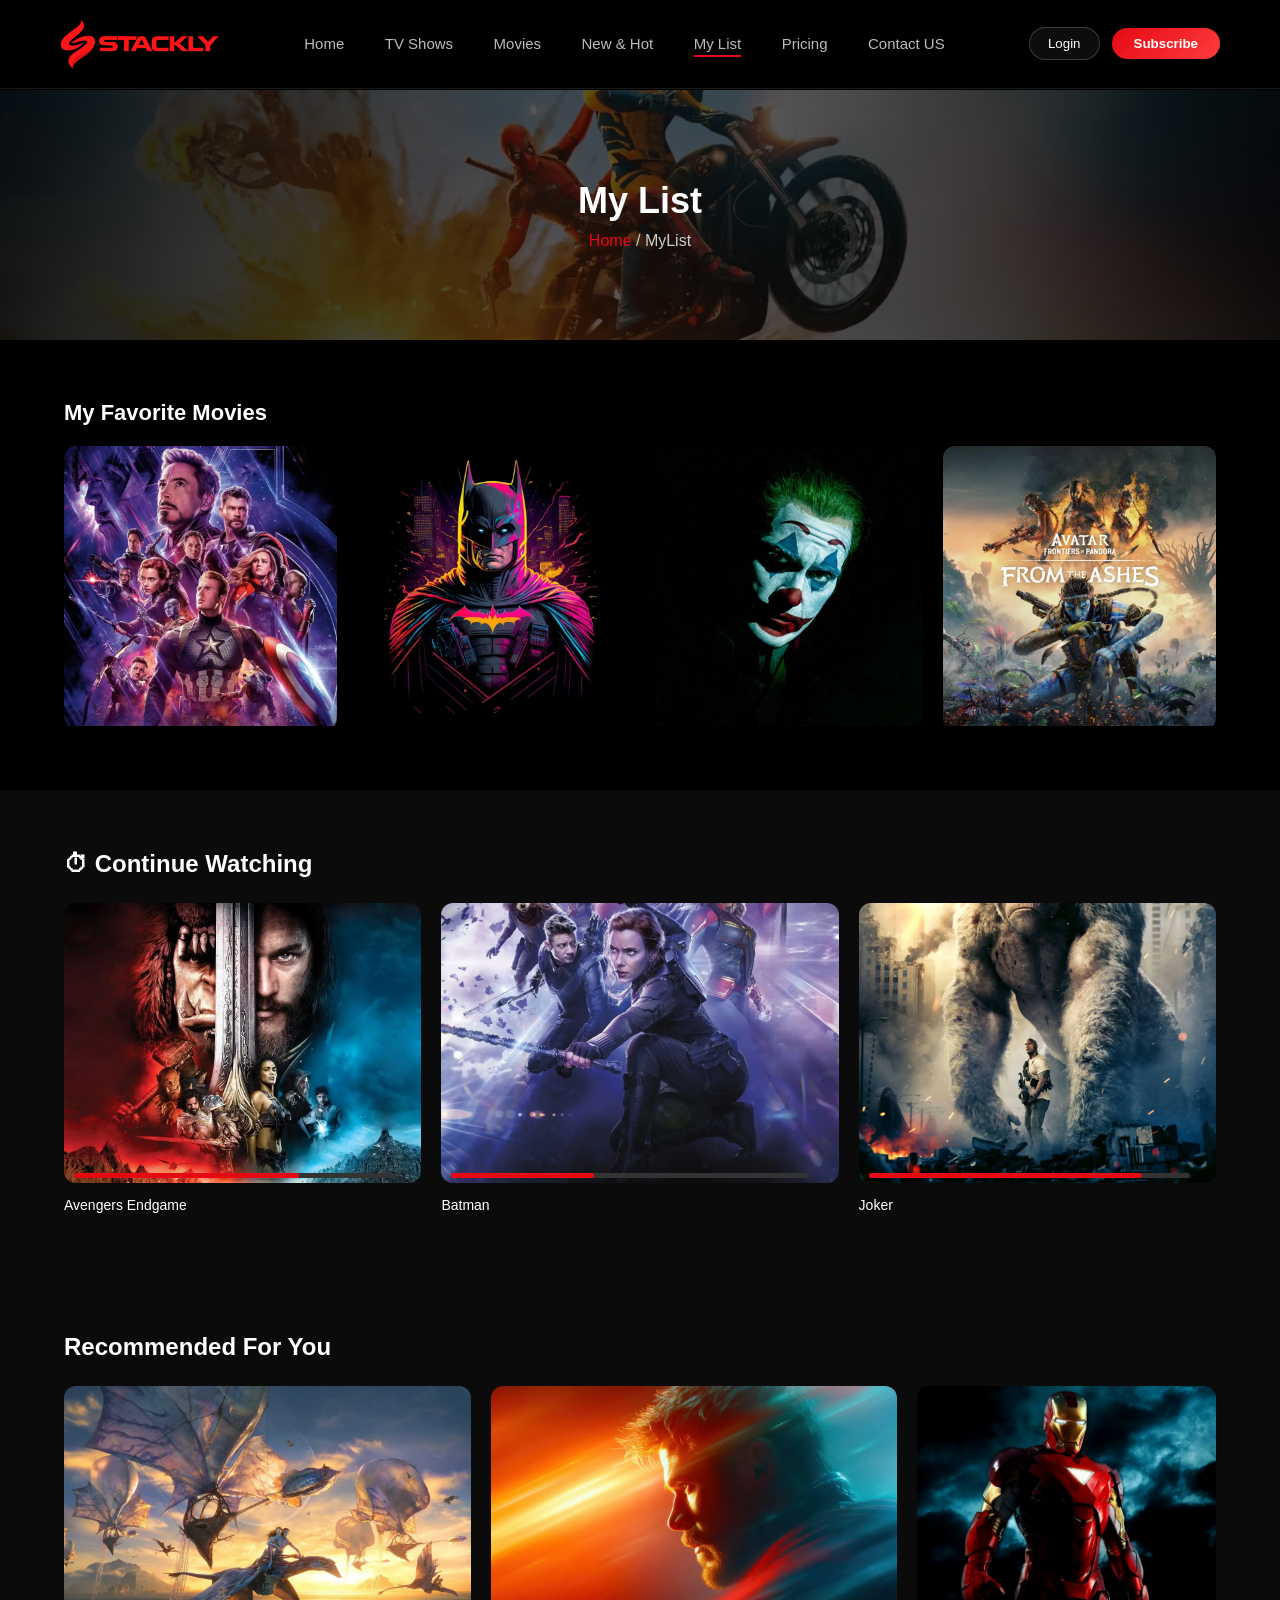
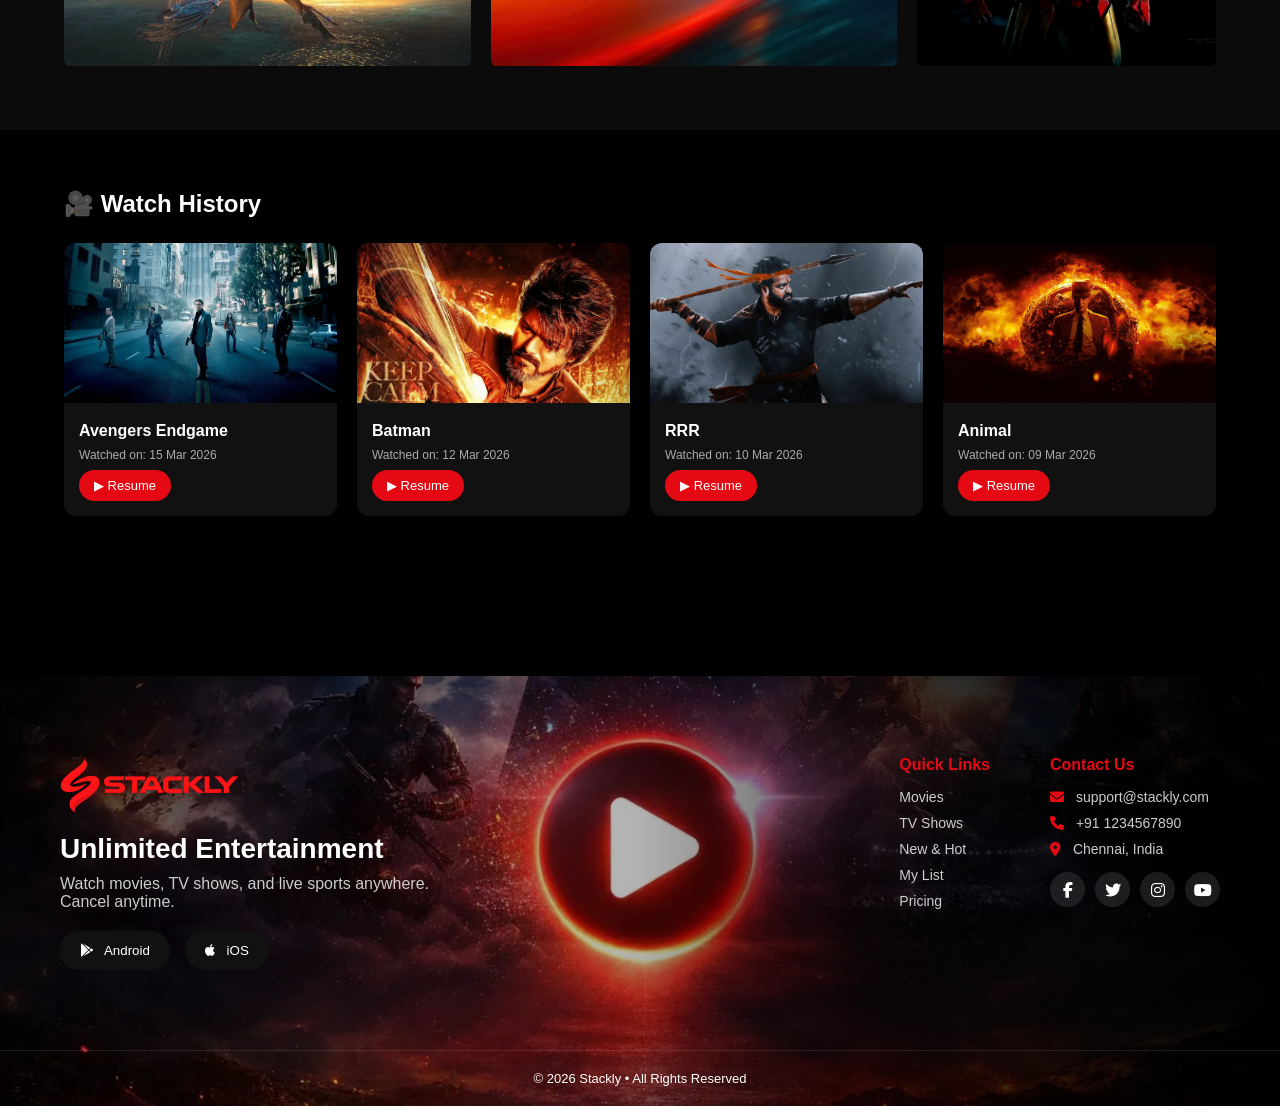
<file: mylist.html>
<!DOCTYPE html>
<html lang="en">
<head>
<meta charset="UTF-8">
<meta name="viewport" content="width=device-width, initial-scale=1.0">
<title>Stackly OTT</title>
<link rel="stylesheet" href="style.css">
<link rel="stylesheet" href="https://cdnjs.cloudflare.com/ajax/libs/font-awesome/6.5.0/css/all.min.css">
<style>
   /* TV SHOWS BACKGROUND */
.tv-breadcrumb{
    background-image: url("Images/mylist.webp"); /* 🔥 your image */
}

/* DARK OVERLAY */
.breadcrumb-overlay{
    position: absolute;
    width: 100%;
    height: 100%;
    background: linear-gradient(
        to right,
        rgba(0,0,0,0.9),
        rgba(0,0,0,0.6),
        rgba(0,0,0,0.9)
    );
}

/* CONTENT */
.breadcrumb-content{
    position: relative;
    z-index: 2;
    color: #fff;
}

/* TITLE */
.breadcrumb-content h1{
    font-size: 36px;
    margin-bottom: 10px;
}

/* PATH */
.breadcrumb-content p{
    color: #ccc;
}

.breadcrumb-content a{
    color: #e50914;
    text-decoration: none;
}


@media (max-width: 768px){

    .breadcrumb{
        height: 180px;
        margin-top: 70px;
    }

    .breadcrumb-content h1{
        font-size: 24px;
    }

    .breadcrumb-content p{
        font-size: 13px;
    }
}

/* SECTION */
.my-list-section{
    padding:60px 5%;
    background:#000;
}

/* GRID */
.my-grid{
    display:grid;
    grid-template-columns:repeat(4,1fr);
    gap:20px;
}

/* CARD */
.my-card{
    position:relative;
    border-radius:12px;
    overflow:hidden;
    cursor:pointer;
    transition:0.4s;
}

/* IMAGE */
.my-card img{
    width:100%;
    height:280px;
    object-fit:cover;
}

/* HOVER */
.my-card:hover{
    transform:scale(1.05);
}

/* OVERLAY */
.my-overlay{
    position:absolute;
    inset:0;
    display:flex;
    flex-direction:column;
    justify-content:flex-end;
    padding:15px;

    background:linear-gradient(
        to top,
        rgba(0,0,0,0.8),
        transparent
    );

    opacity:0;
    transition:0.3s;
}

.my-card:hover .my-overlay{
    opacity:1;
}

/* ACTIONS */
.my-actions{
    display:flex;
    gap:10px;
    margin-bottom:10px;
}

.my-actions button{
    width:40px;
    height:40px;
    border:none;
    border-radius:50%;
    background:#e50914;
    color:#fff;
    cursor:pointer;
}

/* TEXT */
.my-overlay h3{
    margin:0;
}

.my-overlay p{
    font-size:13px;
    color:#ccc;
}

/* TABLET */
@media(max-width:1024px){
    .my-grid{
        grid-template-columns:repeat(2,1fr);
    }
}

/* MOBILE */
@media(max-width:768px){

    .my-hero-content{
        left:20px;
    }

    .my-title{
        font-size:26px;
    }

    .my-grid{
        grid-template-columns:1fr;
    }

    .my-card img{
        height:220px;
    }

    .my-actions button{
        width:35px;
        height:35px;
    }
}

/* SECTION */
.my-continue-section{
    padding:60px 5%;
    background:#0b0b0b;
}

/* TITLE */
.my-continue-title{
    font-size:24px;
    margin-bottom:25px;
}

/* ROW */
.my-continue-row{
    display:flex;
    gap:20px;
    overflow-x:auto;
}

.my-continue-row::-webkit-scrollbar{
    display:none;
}

/* CARD */
.my-continue-card{
    position:relative;
    min-width:220px;
    cursor:pointer;
}

/* IMAGE */
.my-continue-card img{
    width:100%;
    height:280px;
    object-fit:cover;
    border-radius:12px;
}

/* OVERLAY */
.my-continue-overlay{
    position:absolute;
    inset:0;
    background:rgba(0,0,0,0.5);
    border-radius:12px;

    display:flex;
    justify-content:center;
    align-items:center;

    opacity:0;
    transition:0.3s;
}

.my-continue-card:hover .my-continue-overlay{
    opacity:1;
}

/* PLAY */
.my-continue-play{
    width:60px;
    height:60px;
    background:#e50914;
    border-radius:50%;
    display:flex;
    align-items:center;
    justify-content:center;
    color:#fff;
    font-size:22px;
}

/* PROGRESS BAR */
.my-progress-bar{
    position:absolute;
    bottom:35px;
    left:10px;
    width:90%;
    height:5px;
    background:#333;
    border-radius:10px;
}

.my-progress{
    height:100%;
    background:#e50914;
    border-radius:10px;
}

/* TITLE */
.my-continue-name{
    margin-top:10px;
    font-size:14px;
}


@media(max-width:768px){

    .my-continue-card{
        min-width:160px;
    }

    .my-continue-card img{
        height:220px;
    }

    .my-continue-play{
        width:45px;
        height:45px;
        font-size:16px;
    }
}

/* SECTION */
.my-recommend-section{
    padding:60px 5%;
    background:#0b0b0b;
}

/* TITLE */
.my-recommend-title{
    font-size:24px;
    margin-bottom:25px;
}

/* ROW */
.my-recommend-row{
    display:flex;
    gap:20px;
    overflow-x:auto;
}

.my-recommend-row::-webkit-scrollbar{
    display:none;
}

/* CARD */
.my-recommend-card{
    position:relative;
    min-width:220px;
    border-radius:12px;
    overflow:hidden;
    cursor:pointer;
}

/* IMAGE */
.my-recommend-card img{
    width:100%;
    height:280px;
    object-fit:cover;
}

/* OVERLAY */
.my-recommend-overlay{
    position:absolute;
    inset:0;
    background:linear-gradient(
        to top,
        rgba(0,0,0,0.8),
        rgba(0,0,0,0.2),
        transparent
    );

    display:flex;
    flex-direction:column;
    justify-content:flex-end;
    padding:15px;

    opacity:0;
    transition:0.3s;
}

.my-recommend-card:hover .my-recommend-overlay{
    opacity:1;
}

/* PLAY */
.my-recommend-play{
    position:absolute;
    top:50%;
    left:50%;
    transform:translate(-50%,-50%) scale(0.8);

    width:55px;
    height:55px;
    background:#e50914;
    border-radius:50%;

    display:flex;
    align-items:center;
    justify-content:center;

    color:#fff;
    font-size:20px;

    opacity:0;
    transition:0.3s;
}

.my-recommend-card:hover .my-recommend-play{
    opacity:1;
    transform:translate(-50%,-50%) scale(1);
}

/* ACTION BUTTONS */
.my-recommend-actions{
    display:flex;
    gap:10px;
    margin-bottom:10px;
}

.my-recommend-actions button{
    width:35px;
    height:35px;
    border:none;
    border-radius:50%;
    background:#e50914;
    color:#fff;
    cursor:pointer;
}

/* TITLE */
.my-recommend-overlay h4{
    margin:0;
}

/* ===============================
   MOBILE (≤768px)
================================= */
@media(max-width:768px){

    /* SECTION PADDING */
    .my-recommend-section{
        padding:30px 15px;
    }

    /* ROW → CHANGE TO COLUMN */
    .my-recommend-row{
        display:flex;
        flex-direction:column;   /* 🔥 stack cards */
        gap:20px;
        overflow:visible;        /* 🔥 remove scroll */
    }

    /* CARD FULL WIDTH */
    .my-recommend-card{
        min-width:100%;          /* 🔥 full width */
        width:100%;
    }

    /* IMAGE HEIGHT */
    .my-recommend-card img{
        height:240px;
    }

    /* PLAY BUTTON */
    .my-recommend-play{
        width:45px;
        height:45px;
        font-size:16px;
    }

    /* ACTION BUTTONS */
    .my-recommend-actions button{
        width:32px;
        height:32px;
        font-size:13px;
    }

    /* TEXT */
    .my-recommend-overlay h4{
        font-size:14px;
    }
}

/* SECTION */
.my-history-section{
    padding:60px 5%;
    background:#000;
}

/* TITLE */
.my-history-title{
    font-size:24px;
    margin-bottom:25px;
}

/* ROW */
.my-history-row{
    display:flex;
    gap:20px;
    overflow-x:auto;
}

.my-history-row::-webkit-scrollbar{
    display:none;
}

/* CARD */
.my-history-card{
    min-width:260px;
    background:#111;
    border-radius:12px;
    overflow:hidden;
}

/* IMAGE */
.my-history-card img{
    width:100%;
    height:160px;
    object-fit:cover;
}

/* INFO */
.my-history-info{
    padding:15px;
}

.my-history-info h4{
    margin:0;
}

.my-history-info p{
    font-size:12px;
    color:#aaa;
    margin:8px 0;
}

/* BUTTON */
.my-history-btn{
    padding:8px 15px;
    border:none;
    border-radius:20px;
    background:#e50914;
    color:#fff;
    cursor:pointer;
    font-size:13px;
}

/* HOVER */
.my-history-card:hover{
    transform:translateY(-5px);
    transition:0.3s;
}
</style>
</head>

<body>

<!-- HEADER -->
<header id="header">
    <div class="logo">
    <a href="index.html">
        <img src="Images/logo.webp" alt="Stackly Logo">
    </a>
</div>

<div class="menu-toggle" id="menuToggle">
    <span></span>
    <span></span>
    <span></span>
</div>

<nav id="navMenu">
    <a href="index.html">Home</a>
    <a href="tvshows.html">TV Shows</a>
    <a href="movies.html">Movies</a>
    <a href="newhot.html">New & Hot</a>
    <a href="mylist.html" class="active">My List</a>
    <a href="pricing.html">Pricing</a>
    <a href="contact.html">Contact US</a>
</nav>

<div class="auth-buttons" id="authButtons">
    <button class="login" onclick="location.href='login.html'">Login</button>
    <button class="subscribe" onclick="location.href='subscribe.html'">Subscribe</button>
</div>
</header>

<section class="breadcrumb tv-breadcrumb">
    
    <div class="breadcrumb-overlay"></div>

    <div class="breadcrumb-content">
        <h1>My List</h1>
        <p>
            <a href="index.html">Home</a> / MyList
        </p>
    </div>

</section>


<section class="my-list-section">
        <h2 class="section-title animate">My Favorite Movies</h2>

    <div class="my-grid">

        <!-- CARD -->
        <div class="my-card animate">
            <img src="Images/movie1.webp">

            <div class="my-overlay">
                <div class="my-actions">
                    <button class="my-play" onclick="location.href='404.html'">▶</button>
<button class="my-remove" onclick="location.href='404.html'">✖</button>
                </div>

                <h3>Avengers</h3>
                <p>Action • 2024</p>
            </div>
        </div>

        <div class="my-card animate">
            <img src="Images/movie2.webp">
            <div class="my-overlay">
                <div class="my-actions">
                    <button class="my-play" onclick="location.href='404.html'">▶</button>
<button class="my-remove" onclick="location.href='404.html'">✖</button>
                </div>
                <h3>Batman</h3>
                <p>Action • 2023</p>
            </div>
        </div>

        <div class="my-card animate">
            <img src="Images/movie3.webp">
            <div class="my-overlay">
                <div class="my-actions">
                   <button class="my-play" onclick="location.href='404.html'">▶</button>
<button class="my-remove" onclick="location.href='404.html'">✖</button>
                </div>
                <h3>Joker</h3>
                <p>Drama • 2022</p>
            </div>
        </div>

        <div class="my-card animate">
            <img src="Images/movie4.webp">
            <div class="my-overlay">
                <div class="my-actions">
                    <button class="my-play" onclick="location.href='404.html'">▶</button>
<button class="my-remove" onclick="location.href='404.html'">✖</button>
                </div>
                <h3>Avatar</h3>
                <p>Sci-Fi • 2024</p>
            </div>
        </div>

    </div>

</section>

<section class="my-continue-section">

    <h2 class="my-continue-title animate">⏱ Continue Watching</h2>

    <div class="my-continue-row">

        <!-- CARD -->
        <div class="my-continue-card animate">
            <img src="Images/rate1.webp">

            <div class="my-continue-overlay">
                <div class="my-continue-play" onclick="location.href='404.html'">▶</div>
            </div>

            <!-- PROGRESS -->
            <div class="my-progress-bar">
                <div class="my-progress" style="width:70%;"></div>
            </div>

            <p class="my-continue-name">Avengers Endgame</p>
        </div>

        <!-- CARD -->
        <div class="my-continue-card animate">
            <img src="Images/rate2.webp">

            <div class="my-continue-overlay">
                <div class="my-continue-play" onclick="location.href='404.html'">▶</div>
            </div>

            <div class="my-progress-bar">
                <div class="my-progress" style="width:40%;"></div>
            </div>

            <p class="my-continue-name">Batman</p>
        </div>

        <!-- CARD -->
        <div class="my-continue-card animate">
            <img src="Images/rate4.webp">

            <div class="my-continue-overlay">
                <div class="my-continue-play" onclick="location.href='404.html'">▶</div>
            </div>

            <div class="my-progress-bar">
                <div class="my-progress" style="width:85%;"></div>
            </div>

            <p class="my-continue-name">Joker</p>
        </div>

    </div>

</section>

<section class="my-recommend-section">

    <h2 class="my-recommend-title animate">Recommended For You</h2>

    <div class="my-recommend-row">

        <!-- CARD -->
        <div class="my-recommend-card animate">
            <img src="Images/tv7.webp">

            <div class="my-recommend-overlay">
                <div class="my-recommend-play" onclick="location.href='404.html'">▶</div>

                <div class="my-recommend-actions">
                    <button class="my-add" onclick="location.href='404.html'">＋</button>
                    <button class="my-like" onclick="location.href='404.html'">❤</button>
                </div>

                <h4>Avengers</h4>
            </div>
        </div>

        <!-- CARD -->
        <div class="my-recommend-card animate">
            <img src="Images/tv8.webp">

            <div class="my-recommend-overlay">
                <div class="my-recommend-play" onclick="location.href='404.html'">▶</div>

                <div class="my-recommend-actions">
                    <button class="my-add" onclick="location.href='404.html'">＋</button>
                    <button class="my-like" onclick="location.href='404.html'">❤</button>
                </div>

                <h4>Batman</h4>
            </div>
        </div>

        <!-- CARD -->
        <div class="my-recommend-card animate">
            <img src="Images/tv9.webp">

            <div class="my-recommend-overlay">
                <div class="my-recommend-play" onclick="location.href='404.html'">▶</div>

                <div class="my-recommend-actions">
                    <button class="my-add" onclick="location.href='404.html'">＋</button>
                    <button class="my-like" onclick="location.href='404.html'">❤</button>
                </div>

                <h4>Joker</h4>
            </div>
        </div>

    </div>

</section>

<section class="my-history-section">

    <h2 class="my-history-title animate">🎥 Watch History</h2>

    <div class="my-history-row">

        <!-- CARD -->
        <div class="my-history-card animate">
            <img src="Images/english2.webp">

            <div class="my-history-info">
                <h4>Avengers Endgame</h4>
                <p>Watched on: 15 Mar 2026</p>

                <button class="my-history-btn" onclick="location.href='404.html'">▶ Resume</button>
            </div>
        </div>

        <!-- CARD -->
        <div class="my-history-card animate">
            <img src="Images/tamil.webp">

            <div class="my-history-info">
                <h4>Batman</h4>
                <p>Watched on: 12 Mar 2026</p>

                <button class="my-history-btn" onclick="location.href='404.html'">▶ Resume</button>
            </div>
        </div>

        <!-- CARD -->
        <div class="my-history-card animate">
            <img src="Images/telugu1.webp">

            <div class="my-history-info">
                <h4>RRR</h4>
                <p>Watched on: 10 Mar 2026</p>

                <button class="my-history-btn" onclick="location.href='404.html'">▶ Resume</button>
            </div>
        </div>

        <!-- CARD -->
        <div class="my-history-card animate">
            <img src="Images/english1.webp">

            <div class="my-history-info">
                <h4>Animal</h4>
                <p>Watched on: 09 Mar 2026</p>

                <button class="my-history-btn" onclick="location.href='404.html'">▶ Resume</button>
            </div>
        </div>

    </div>

</section>

<footer class="ott-footer">

    <!-- BACKGROUND IMAGE -->
    <div class="footer-bg"></div>

    <div class="footer-content animate">

        <!-- LEFT -->
        <div class="footer-left">
           <div class="footer-left">
    <a href="index.html">
        <img src="Images/logo.webp" class="footer-logo">
    </a>
</div>
            <h2>Unlimited Entertainment</h2>

            <p>
                Watch movies, TV shows, and live sports anywhere.
                Cancel anytime.
            </p>

            <!-- DOWNLOAD -->
            <div class="download-buttons">

    <button class="app-btn" onclick="window.location.href='404.html'">
        <i class="fab fa-google-play"></i> Android
    </button>

    <button class="app-btn" onclick="window.location.href='404.html'">
        <i class="fab fa-apple"></i> iOS
    </button>

</div>
        </div>

        <!-- RIGHT LINKS -->
     <div class="footer-right">

    <!-- QUICK LINKS -->
    <div class="footer-column">
        <h4>Quick Links</h4>
        <ul>
            <li><a href="movies.html">Movies</a></li>
            <li><a href="tvshows.html">TV Shows</a></li>
            <li><a href="newhot.html">New & Hot</a></li>
            <li><a href="mylist.html">My List</a></li>
            <li><a href="pricing.html">Pricing</a></li>
        </ul>
    </div>

    <!-- CONTACT US -->
    <div class="footer-column">
        <h4>Contact Us</h4>
        <ul>
            <li><i class="fas fa-envelope"></i> support@stackly.com</li>
            <li><i class="fas fa-phone"></i> +91 1234567890</li>
            <li><i class="fas fa-map-marker-alt"></i> Chennai, India</li>
        </ul>

        <!-- SOCIAL ICONS -->
        <div class="social-icons">
            <a href="404.html"><i class="fab fa-facebook-f"></i></a>
            <a href="404.html"><i class="fab fa-twitter"></i></a>
            <a href="404.html"><i class="fab fa-instagram"></i></a>
            <a href="404.html"><i class="fab fa-youtube"></i></a>
        </div>
    </div>

</div>
    </div>

    <!-- BOTTOM -->
    <div class="footer-bottom">
        © 2026 Stackly • All Rights Reserved
    </div>

</footer>

<script>
document.querySelectorAll(".tab-btn").forEach(btn=>{
    btn.addEventListener("click",()=>{
        document.querySelectorAll(".tab-btn").forEach(b=>b.classList.remove("active"));
        document.querySelectorAll(".tab-content").forEach(c=>c.classList.remove("active"));

        btn.classList.add("active");
        document.getElementById(btn.dataset.tab).classList.add("active");
    });
});
</script>

<script>
    // HEADER SCROLL EFFECT
window.addEventListener("scroll", ()=>{
    let header = document.getElementById("header");
    if(window.scrollY > 50){
        header.style.background = "#000";
    } else {
        header.style.background = "rgba(0,0,0,0.6)";
    }
});


document.addEventListener("DOMContentLoaded", () => {

    const elements = document.querySelectorAll(".animate");

    const observer = new IntersectionObserver((entries) => {
        entries.forEach((entry) => {

            if (entry.isIntersecting) {
                entry.target.classList.add("show");
            }

        });
    }, {
        threshold: 0.2
    });

    elements.forEach(el => observer.observe(el));

});

document.addEventListener("DOMContentLoaded", () => {

    const toggle = document.getElementById("menuToggle");
    const nav = document.getElementById("navMenu");
    const auth = document.getElementById("authButtons");

    if (!toggle || !nav || !auth) return;

let mobileMenu = document.querySelector(".mobile-menu");

if (!mobileMenu) {
    mobileMenu = document.createElement("div");
    mobileMenu.classList.add("mobile-menu");

    const navClone = nav.cloneNode(true);
    const authClone = auth.cloneNode(true);

    mobileMenu.appendChild(navClone);
    mobileMenu.appendChild(authClone);

    document.body.appendChild(mobileMenu);
}
    // 🔥 TOGGLE MENU
    toggle.addEventListener("click", () => {
        mobileMenu.classList.toggle("show");
        toggle.classList.toggle("active"); // ✅ hamburger → X

        if (mobileMenu.classList.contains("show")) {
            document.body.style.overflow = "hidden";
        } else {
            document.body.style.overflow = "";
        }
    });

    // 🔥 CLOSE ONLY WHEN CLICK OUTSIDE (NOT INSIDE CONTENT)
    mobileMenu.addEventListener("click", (e) => {
        if (e.target === mobileMenu) {
            mobileMenu.classList.remove("show");
            toggle.classList.remove("active");
            document.body.style.overflow = "";
        }
    });

    // 🔥 CLOSE WHEN CLICK ON LINK
    mobileMenu.querySelectorAll("a, button").forEach(item => {
        item.addEventListener("click", () => {
            mobileMenu.classList.remove("show");
            toggle.classList.remove("active");
            document.body.style.overflow = "";
        });
    });

});


</script>


</body>
</html>
</file>
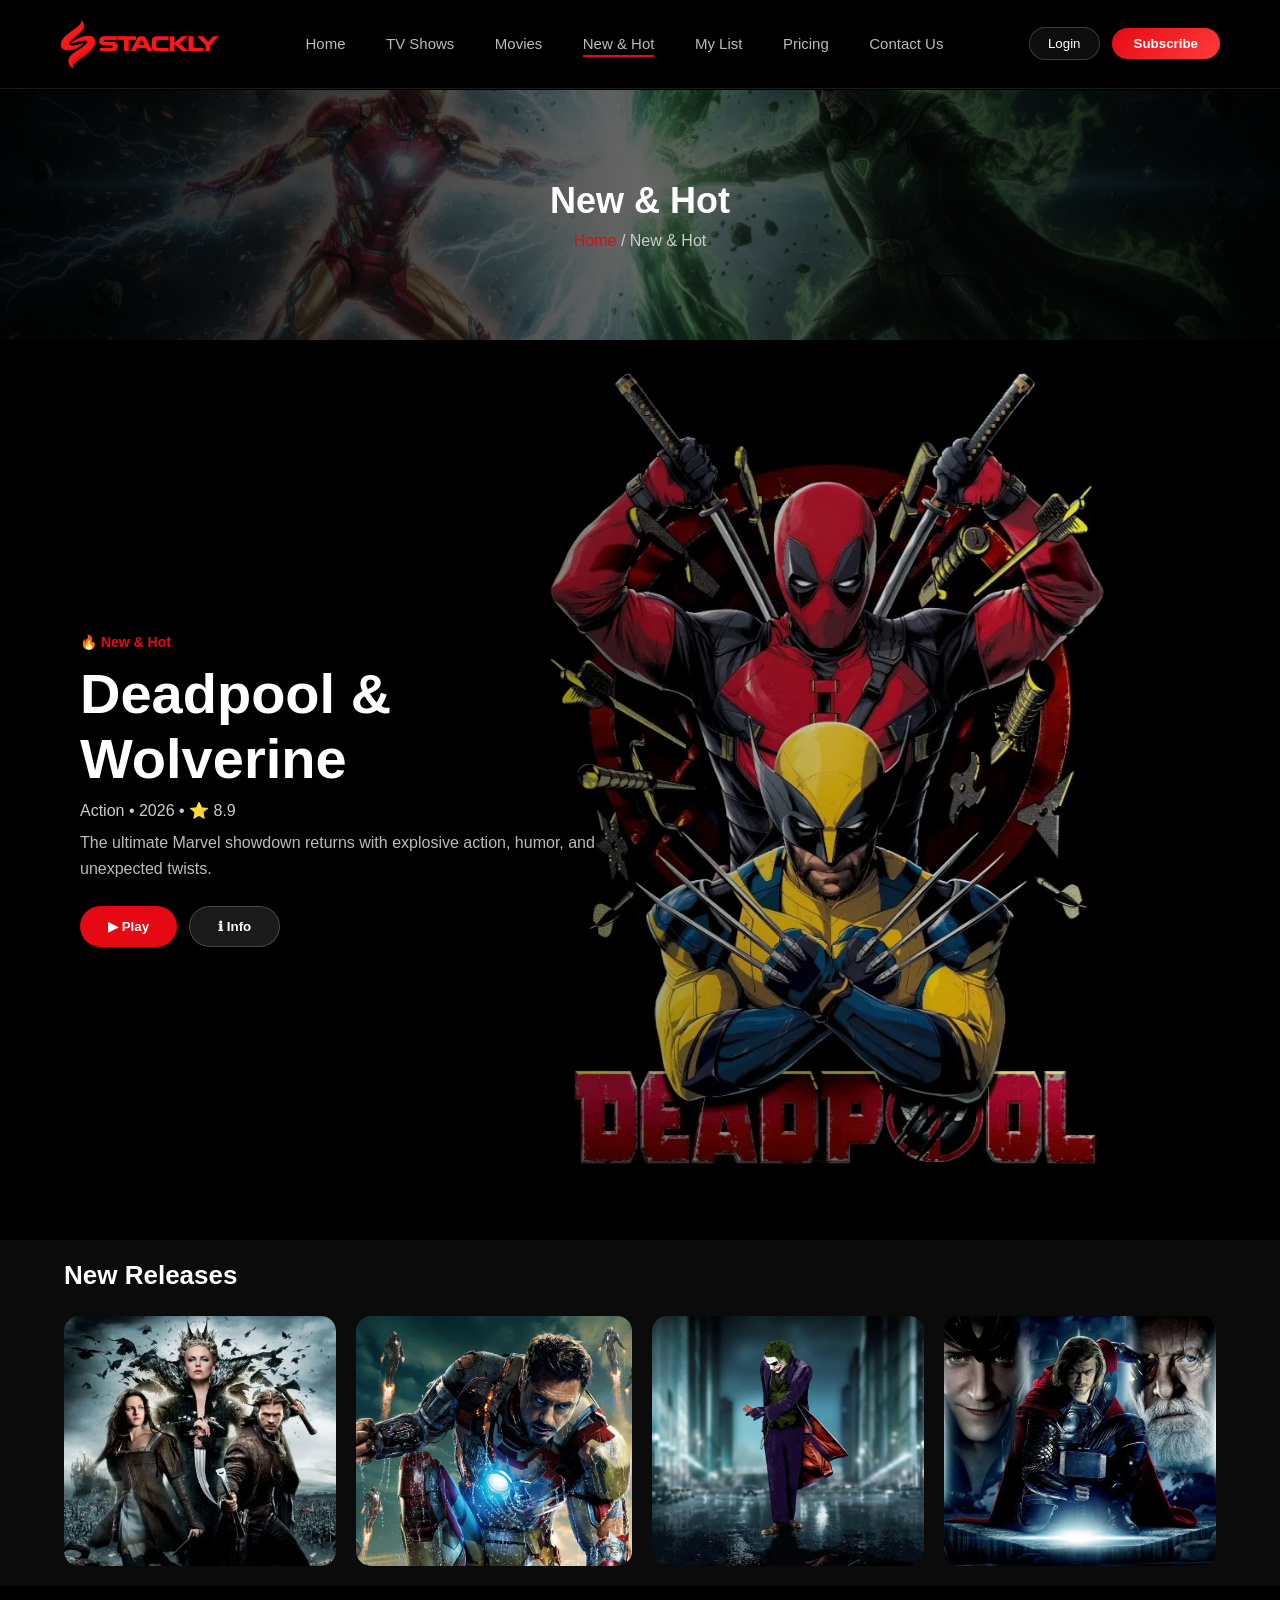
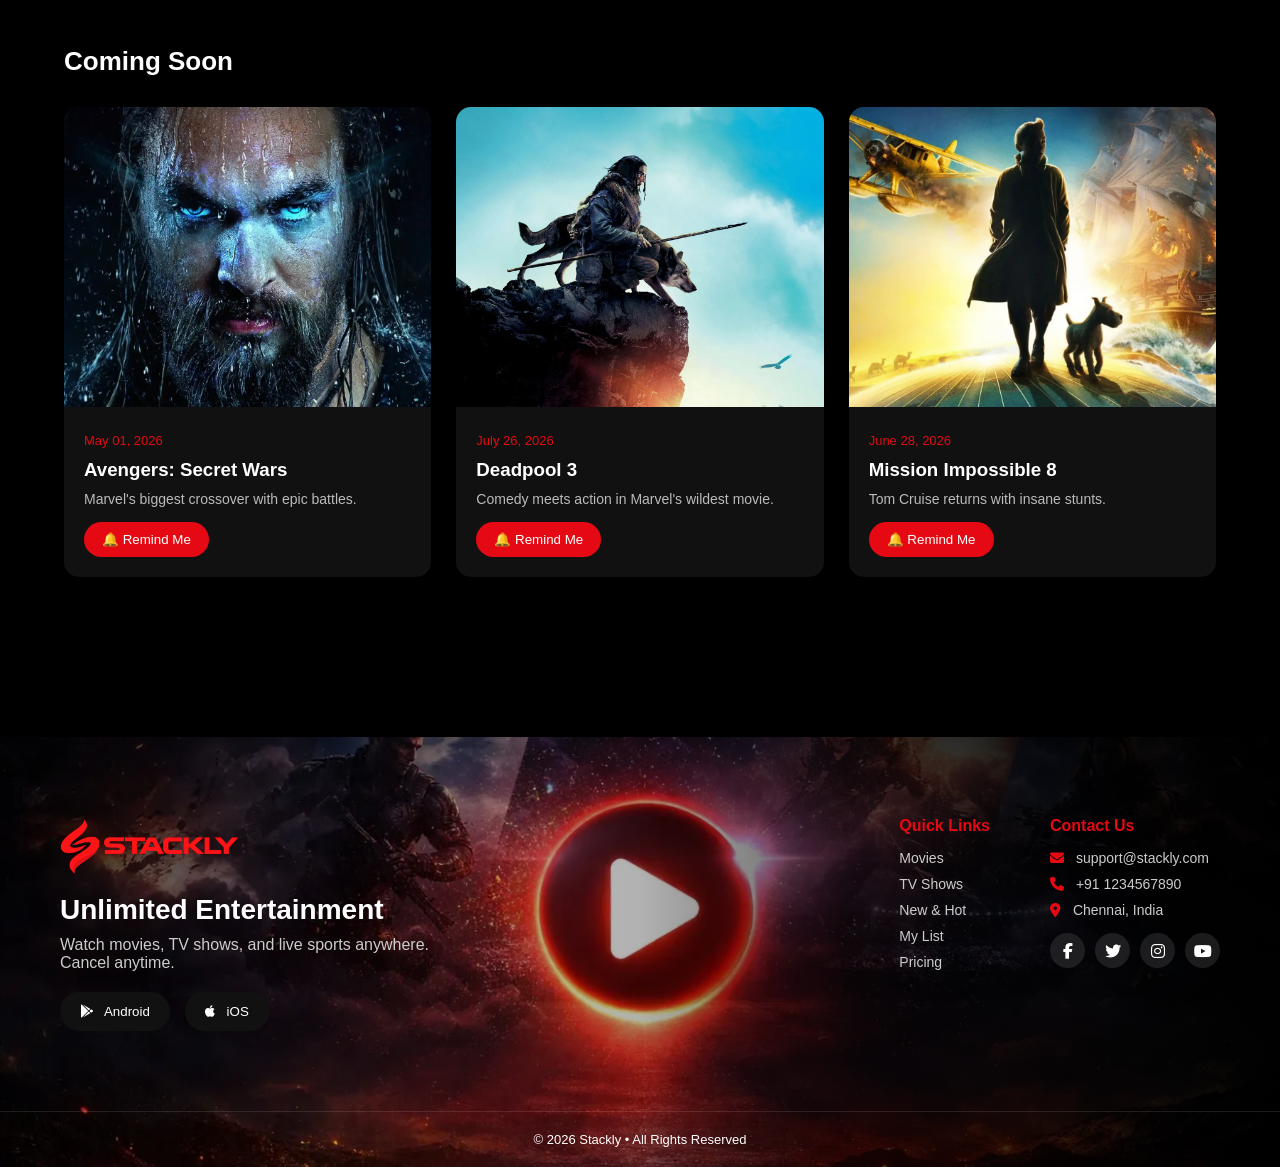
<file: newhot.html>
<!DOCTYPE html>
<html lang="en">
<head>
<meta charset="UTF-8">
<meta name="viewport" content="width=device-width, initial-scale=1.0">
<title>Stackly OTT</title>
<link rel="stylesheet" href="style.css">
<link rel="stylesheet" href="https://cdnjs.cloudflare.com/ajax/libs/font-awesome/6.5.0/css/all.min.css">
<style>
   /* TV SHOWS BACKGROUND */
.tv-breadcrumb{
    background-image: url("Images/new.webp"); /* 🔥 your image */
}

/* DARK OVERLAY */
.breadcrumb-overlay{
    position: absolute;
    width: 100%;
    height: 100%;
    background: linear-gradient(
        to right,
        rgba(0,0,0,0.9),
        rgba(0,0,0,0.6),
        rgba(0,0,0,0.9)
    );
}

/* CONTENT */
.breadcrumb-content{
    position: relative;
    z-index: 2;
    color: #fff;
}

/* TITLE */
.breadcrumb-content h1{
    font-size: 36px;
    margin-bottom: 10px;
}

/* PATH */
.breadcrumb-content p{
    color: #ccc;
}

.breadcrumb-content a{
    color: #e50914;
    text-decoration: none;
}


@media (max-width: 768px){

    .breadcrumb{
        height: 180px;
        margin-top: 70px;
    }

    .breadcrumb-content h1{
        font-size: 24px;
    }

    .breadcrumb-content p{
        font-size: 13px;
    }
}

/* =========================
   HERO SECTION
========================= */
.nh-hero{
    position:relative;
    height:100vh;
    overflow:hidden;
    background:#000;
}

/* BACKGROUND */
.nh-bg img{
    width:100%;
    height:100%;
    object-fit:cover;
    transform:scale(1.1);
    animation:nhZoom 8s ease forwards;
}

/* ZOOM EFFECT */
@keyframes nhZoom{
    from{ transform:scale(1.2); }
    to{ transform:scale(1); }
}

/* OVERLAY */
.nh-overlay{
    position:absolute;
    inset:0;
    background:linear-gradient(
        to right,
        rgba(0,0,0,0.9),
        rgba(0,0,0,0.5),
        rgba(0,0,0,0.2),
        transparent
    );
}

/* CONTENT */
.nh-content{
    position:absolute;
    top:50%;
    left:80px;
    transform:translateY(-50%);
    max-width:550px;
    z-index:2;

    opacity:0;
    animation:nhFadeUp 1s ease forwards;
    animation-delay:0.6s;
}

/* TEXT ANIMATION */
@keyframes nhFadeUp{
    from{
        opacity:0;
        transform:translateY(40px);
    }
    to{
        opacity:1;
        transform:translateY(-50%);
    }
}

/* TAG */
.nh-tag{
    color:#e50914;
    font-weight:600;
    font-size:14px;
}

/* TITLE */
.nh-title{
    font-size:56px;
    font-weight:800;
    margin:10px 0;
}

/* META */
.nh-meta{
    color:#ccc;
    margin-bottom:10px;
}

/* DESC */
.nh-desc{
    color:#bbb;
    margin-bottom:25px;
    line-height:1.6;
}

/* BUTTONS */
.nh-buttons{
    display:flex;
    gap:12px;
}

/* COMMON BTN */
.nh-btn{
    padding:12px 28px;
    border:none;
    border-radius:30px;
    cursor:pointer;
    font-weight:600;
    transition:0.3s;
}

/* PLAY */
.nh-play{
    background:#e50914;
    color:#fff;
}

/* INFO */
.nh-info{
    background:rgba(255,255,255,0.1);
    color:#fff;
    border:1px solid rgba(255,255,255,0.2);
}

/* HOVER EFFECT */
.nh-btn:hover{
    transform:scale(1.08);
    box-shadow:0 0 15px rgba(229,9,20,0.6);
}

/* ===============================
   TABLET (≤1024px)
================================= */
@media (max-width:1024px){

    .nh-content{
        left:40px;
        max-width:450px;
    }

    .nh-title{
        font-size:40px;
    }

    .nh-desc{
        font-size:14px;
    }
}


/* ===============================
   MOBILE (≤768px)
================================= */
@media (max-width:768px){

    .nh-hero{
        height:60vh;
    }

    /* CENTER CONTENT */
    .nh-content{
        left:20px;
        right:20px;
        max-width:100%;
        top:50%;
        transform:translateY(-50%);
    }

    /* TITLE */
    .nh-title{
        font-size:28px;
        line-height:1.3;
    }

    /* META */
    .nh-meta{
        font-size:12px;
    }

    /* DESCRIPTION */
    .nh-desc{
        font-size:13px;
        margin-bottom:20px;
    }

    /* BUTTONS */
    .nh-buttons{
        flex-wrap:wrap;
    }

    .nh-btn{
        padding:10px 18px;
        font-size:13px;
    }
}


/* ===============================
   SMALL MOBILE (≤480px)
================================= */
@media (max-width:480px){

    .nh-hero{
        height:85vh;
    }

    /* CONTENT FULL WIDTH */
    .nh-content{
        left:15px;
        right:15px;
    }

    /* TITLE */
    .nh-title{
        font-size:24px;
    }

    /* TEXT */
    .nh-desc{
        font-size:12px;
    }

    /* BUTTON STACK */
    .nh-buttons{
        flex-direction:column;
        gap:10px;
    }

    .nh-btn{
        width:100%;
        text-align:center;
    }
}


/* =========================
   SECTION
========================= */
.nh-slider-section{
    padding:20px 5%;
    background:#0b0b0b;
}

/* TITLE */
.nh-slider-title{
    font-size:26px;
    margin-bottom:25px;
}

/* SLIDER */
.nh-slider{
    display:flex;
    gap:20px;
    overflow-x:auto;
    overflow-y: hidden;
    scroll-behavior:smooth;
    scroll-snap-type:x mandatory;
}

.nh-slider::-webkit-scrollbar{
    display:none;
}

/* CARD */
.nh-card{
    position:relative;
    min-width:260px;
    height:250px;
    border-radius:15px;
    overflow:hidden;
    cursor:pointer;
    scroll-snap-align:start;
    transition:0.4s;
}

/* IMAGE */
.nh-card img{
    width:100%;
    height:100%;
    object-fit:cover;
    transition:0.5s;
}

/* HOVER ZOOM */
.nh-card:hover img{
    transform:scale(1.1);
}

/* OVERLAY */
.nh-card-overlay{
    position:absolute;
    inset:0;
    display:flex;
    flex-direction:column;
    justify-content:flex-end;
    padding:15px;

    background:linear-gradient(
        to top,
        rgba(0,0,0,0.7),
        rgba(0,0,0,0.2),
        transparent
    );

    opacity:0;
    transition:0.4s;
}

.nh-card:hover .nh-card-overlay{
    opacity:1;
}

/* PLAY BUTTON */
.nh-card-play{
    position:absolute;
    top:50%;
    left:50%;
    transform:translate(-50%,-50%) scale(0.7);

    width:55px;
    height:55px;
    border-radius:50%;
    background:#e50914;
    display:flex;
    align-items:center;
    justify-content:center;

    font-size:20px;
    color:#fff;

    opacity:0;
    transition:0.4s;
}

/* SHOW PLAY */
.nh-card:hover .nh-card-play{
    opacity:1;
    transform:translate(-50%,-50%) scale(1);
}

/* TEXT */
.nh-card-overlay h3{
    margin:0;
    font-size:16px;
}

.nh-card-overlay p{
    font-size:13px;
    color:#ccc;
}


@media (max-width:768px){

    .nh-card{
        min-width:160px;
        height:240px;
    }

    .nh-card-play{
        width:45px;
        height:45px;
        font-size:16px;
    }

    .nh-card-overlay h3{
        font-size:14px;
    }

    .nh-card-overlay p{
        font-size:11px;
    }
}


/* SECTION */
.nh-coming-section{
    padding:60px 5%;
    background:#000;
}

/* TITLE */
.nh-coming-title{
    font-size:26px;
    margin-bottom:30px;
}

/* GRID */
.nh-coming-grid{
    display:grid;
    grid-template-columns:repeat(3,1fr);
    gap:25px;
}

/* CARD */
.nh-coming-card{
    background:#111;
    border-radius:15px;
    overflow:hidden;
    transition:0.4s;
    cursor:pointer;
}

/* IMAGE */
.nh-coming-card img{
    width:100%;
    height:300px;
    object-fit:cover;
}

/* CONTENT */
.nh-coming-content{
    padding:20px;
}

/* DATE */
.nh-date{
    color:#e50914;
    font-size:13px;
}

/* TEXT */
.nh-coming-content h3{
    margin:10px 0;
}

.nh-coming-content p{
    color:#bbb;
    font-size:14px;
}

/* BUTTON */
.nh-remind-btn{
    margin-top:15px;
    padding:10px 18px;
    border:none;
    border-radius:20px;
    background:#e50914;
    color:#fff;
    cursor:pointer;
    transition:0.3s;
}

/* HOVER */
.nh-coming-card:hover{
    transform:translateY(-10px);
    box-shadow:0 10px 25px rgba(229,9,20,0.4);
}

.nh-remind-btn:hover{
    background:#fff;
    color:#e50914;
}


@media(max-width:768px){

    .nh-coming-grid{
        grid-template-columns:1fr;
    }

    .nh-coming-card img{
        height:220px;
    }
}

@media (max-width: 768px) {

    .nh-hero {
        height: auto;              /* 🔥 remove fixed height */
        display: flex;
        flex-direction: column;    /* stack properly */
    }

    /* IMAGE FIRST */
    .nh-bg {
        position: relative;
        width: 100%;
        height: 300px;   /* 🔥 control image height */
    }

    .nh-bg img {
        width: 100%;
        height: 100%;
        object-fit: contain; /* 🔥 show full image */
    }

    /* OVERLAY FIX */
    .nh-overlay {
        position: absolute;
        inset: 0;
    }

    /* CONTENT BELOW IMAGE */
    .nh-content {
        position: relative;
        top: unset;
        left: unset;
        transform: none;

        padding: 20px;
        text-align: left;
    }
}

</style>
</head>

<body>

<!-- HEADER -->
<header id="header">
    <div class="logo">
    <a href="index.html">
        <img src="Images/logo.webp" alt="Stackly Logo">
    </a>
</div>
<div class="menu-toggle" id="menuToggle">
    <span></span>
    <span></span>
    <span></span>
</div>

<nav id="navMenu">
    <a href="index.html">Home</a>
    <a href="tvshows.html">TV Shows</a>
    <a href="movies.html">Movies</a>
    <a href="newhot.html" class="active">New & Hot</a>
    <a href="mylist.html">My List</a>
    <a href="pricing.html">Pricing</a>
    <a href="contact.html">Contact Us</a>
</nav>

<div class="auth-buttons" id="authButtons">
    <button class="login" onclick="location.href='login.html'">Login</button>
    <button class="subscribe" onclick="location.href='subscribe.html'">Subscribe</button>
</div>
</header>

<section class="breadcrumb tv-breadcrumb">
    
    <div class="breadcrumb-overlay"></div>

    <div class="breadcrumb-content">
        <h1>New & Hot</h1>
        <p>
            <a href="index.html">Home</a> / New & Hot
        </p>
    </div>

</section>

<section class="nh-hero">

    <!-- Background -->
    <div class="nh-bg">
        <img src="Images/newhot1.webp" alt="New Hot Movie">
    </div>

    <!-- Overlay -->
    <div class="nh-overlay"></div>

    <!-- Content -->
    <div class="nh-content">

        <span class="nh-tag">🔥 New & Hot</span>

        <h1 class="nh-title">Deadpool & Wolverine</h1>

        <p class="nh-meta">Action • 2026 • ⭐ 8.9</p>

        <p class="nh-desc">
            The ultimate Marvel showdown returns with explosive action,
            humor, and unexpected twists.
        </p>

       <div class="nh-buttons">
    <button class="nh-btn nh-play" onclick="location.href='404.html'">▶ Play</button>
    <button class="nh-btn nh-info" onclick="location.href='404.html'">ℹ Info</button>
</div>

    </div>

</section>


<section class="nh-slider-section">

    <h2 class="nh-slider-title animate">New Releases</h2>

    <div class="nh-slider">

        <!-- CARD 1 -->
        <div class="nh-card animate">
            <img src="Images/top5.webp" alt="">
            <div class="nh-card-overlay">
                <div class="nh-card-play" onclick="location.href='404.html'">▶</div>
                <h3>Dune 2</h3>
                <p>2026 • Sci-Fi</p>
            </div>
        </div>

        <!-- CARD 2 -->
        <div class="nh-card animate">
            <img src="Images/top6.webp" alt="">
            <div class="nh-card-overlay">
                <div class="nh-card-play" onclick="location.href='404.html'">▶</div>
                <h3>Oppenheimer</h3>
                <p>2026 • Drama</p>
            </div>
        </div>

        <!-- CARD 3 -->
        <div class="nh-card animate">
            <img src="Images/top7.webp" alt="">
            <div class="nh-card-overlay">
               <div class="nh-card-play" onclick="location.href='404.html'">▶</div>
                <h3>John Wick 4</h3>
                <p>2026 • Action</p>
            </div>
        </div>

        <!-- CARD 4 -->
        <div class="nh-card animate">
            <img src="Images/top8.webp" alt="">
            <div class="nh-card-overlay">
              <div class="nh-card-play" onclick="location.href='404.html'">▶</div>
                <h3>Avatar 2</h3>
                <p>2025 • Sci-Fi</p>
            </div>
        </div>
    </div>

</section>

<section class="nh-coming-section">

    <h2 class="nh-coming-title animate">Coming Soon</h2>

    <div class="nh-coming-grid">

        <!-- CARD 1 -->
        <div class="nh-coming-card animate">
            <img src="Images/rate8.webp" alt="">

            <div class="nh-coming-content">
                <span class="nh-date">May 01, 2026</span>
                <h3>Avengers: Secret Wars</h3>
                <p>Marvel's biggest crossover with epic battles.</p>

                <button class="nh-remind-btn" onclick="location.href='404.html'">🔔 Remind Me</button>
            </div>
        </div>

        <!-- CARD 2 -->
        <div class="nh-coming-card animate">
            <img src="Images/rate7.webp" alt="">

            <div class="nh-coming-content">
                <span class="nh-date">July 26, 2026</span>
                <h3>Deadpool 3</h3>
                <p>Comedy meets action in Marvel's wildest movie.</p>

                <button class="nh-remind-btn" onclick="location.href='404.html'">🔔 Remind Me</button>
            </div>
        </div>

        <!-- CARD 3 -->
        <div class="nh-coming-card animate">
            <img src="Images/rate6.webp" alt="">

            <div class="nh-coming-content">
                <span class="nh-date">June 28, 2026</span>
                <h3>Mission Impossible 8</h3>
                <p>Tom Cruise returns with insane stunts.</p>

                <button class="nh-remind-btn" onclick="location.href='404.html'">🔔 Remind Me</button>
            </div>
        </div>

    </div>

</section>

<footer class="ott-footer">

    <!-- BACKGROUND IMAGE -->
    <div class="footer-bg"></div>

    <div class="footer-content animate">

        <!-- LEFT -->
        <div class="footer-left">
           <div class="footer-left">
    <a href="index.html">
        <img src="Images/logo.webp" class="footer-logo">
    </a>
</div>
            <h2>Unlimited Entertainment</h2>

            <p>
                Watch movies, TV shows, and live sports anywhere.
                Cancel anytime.
            </p>

            <!-- DOWNLOAD -->
            <div class="download-buttons">

    <button class="app-btn" onclick="window.location.href='404.html'">
        <i class="fab fa-google-play"></i> Android
    </button>

    <button class="app-btn" onclick="window.location.href='404.html'">
        <i class="fab fa-apple"></i> iOS
    </button>

</div>
        </div>

        <!-- RIGHT LINKS -->
     <div class="footer-right">

    <!-- QUICK LINKS -->
    <div class="footer-column">
        <h4>Quick Links</h4>
        <ul>
            <li><a href="movies.html">Movies</a></li>
            <li><a href="tvshows.html">TV Shows</a></li>
            <li><a href="newhot.html">New & Hot</a></li>
            <li><a href="mylist.html">My List</a></li>
            <li><a href="pricing.html">Pricing</a></li>
        </ul>
    </div>

    <!-- CONTACT US -->
    <div class="footer-column">
        <h4>Contact Us</h4>
        <ul>
            <li><i class="fas fa-envelope"></i> support@stackly.com</li>
            <li><i class="fas fa-phone"></i> +91 1234567890</li>
            <li><i class="fas fa-map-marker-alt"></i> Chennai, India</li>
        </ul>

        <!-- SOCIAL ICONS -->
        <div class="social-icons">
            <a href="404.html"><i class="fab fa-facebook-f"></i></a>
            <a href="404.html"><i class="fab fa-twitter"></i></a>
            <a href="404.html"><i class="fab fa-instagram"></i></a>
            <a href="404.html"><i class="fab fa-youtube"></i></a>
        </div>
    </div>

</div>
    </div>

    <!-- BOTTOM -->
    <div class="footer-bottom">
        © 2026 Stackly • All Rights Reserved
    </div>

</footer>

<script>
document.querySelectorAll(".tab-btn").forEach(btn=>{
    btn.addEventListener("click",()=>{
        document.querySelectorAll(".tab-btn").forEach(b=>b.classList.remove("active"));
        document.querySelectorAll(".tab-content").forEach(c=>c.classList.remove("active"));

        btn.classList.add("active");
        document.getElementById(btn.dataset.tab).classList.add("active");
    });
});
</script>

<script>
    // HEADER SCROLL EFFECT
window.addEventListener("scroll", ()=>{
    let header = document.getElementById("header");
    if(window.scrollY > 50){
        header.style.background = "#000";
    } else {
        header.style.background = "rgba(0,0,0,0.6)";
    }
});


document.addEventListener("DOMContentLoaded", () => {

    const elements = document.querySelectorAll(".animate");

    const observer = new IntersectionObserver((entries) => {
        entries.forEach((entry) => {

            if (entry.isIntersecting) {
                entry.target.classList.add("show");
            }

        });
    }, {
        threshold: 0.2
    });

    elements.forEach(el => observer.observe(el));

});

document.addEventListener("DOMContentLoaded", () => {

    const toggle = document.getElementById("menuToggle");
    const nav = document.getElementById("navMenu");
    const auth = document.getElementById("authButtons");

    if (!toggle || !nav || !auth) return;

let mobileMenu = document.querySelector(".mobile-menu");

if (!mobileMenu) {
    mobileMenu = document.createElement("div");
    mobileMenu.classList.add("mobile-menu");

    const navClone = nav.cloneNode(true);
    const authClone = auth.cloneNode(true);

    mobileMenu.appendChild(navClone);
    mobileMenu.appendChild(authClone);

    document.body.appendChild(mobileMenu);
}
    // 🔥 TOGGLE MENU
    toggle.addEventListener("click", () => {
        mobileMenu.classList.toggle("show");
        toggle.classList.toggle("active"); // ✅ hamburger → X

        if (mobileMenu.classList.contains("show")) {
            document.body.style.overflow = "hidden";
        } else {
            document.body.style.overflow = "";
        }
    });

    // 🔥 CLOSE ONLY WHEN CLICK OUTSIDE (NOT INSIDE CONTENT)
    mobileMenu.addEventListener("click", (e) => {
        if (e.target === mobileMenu) {
            mobileMenu.classList.remove("show");
            toggle.classList.remove("active");
            document.body.style.overflow = "";
        }
    });

    // 🔥 CLOSE WHEN CLICK ON LINK
    mobileMenu.querySelectorAll("a, button").forEach(item => {
        item.addEventListener("click", () => {
            mobileMenu.classList.remove("show");
            toggle.classList.remove("active");
            document.body.style.overflow = "";
        });
    });

});


</script>


</body>
</html>
</file>
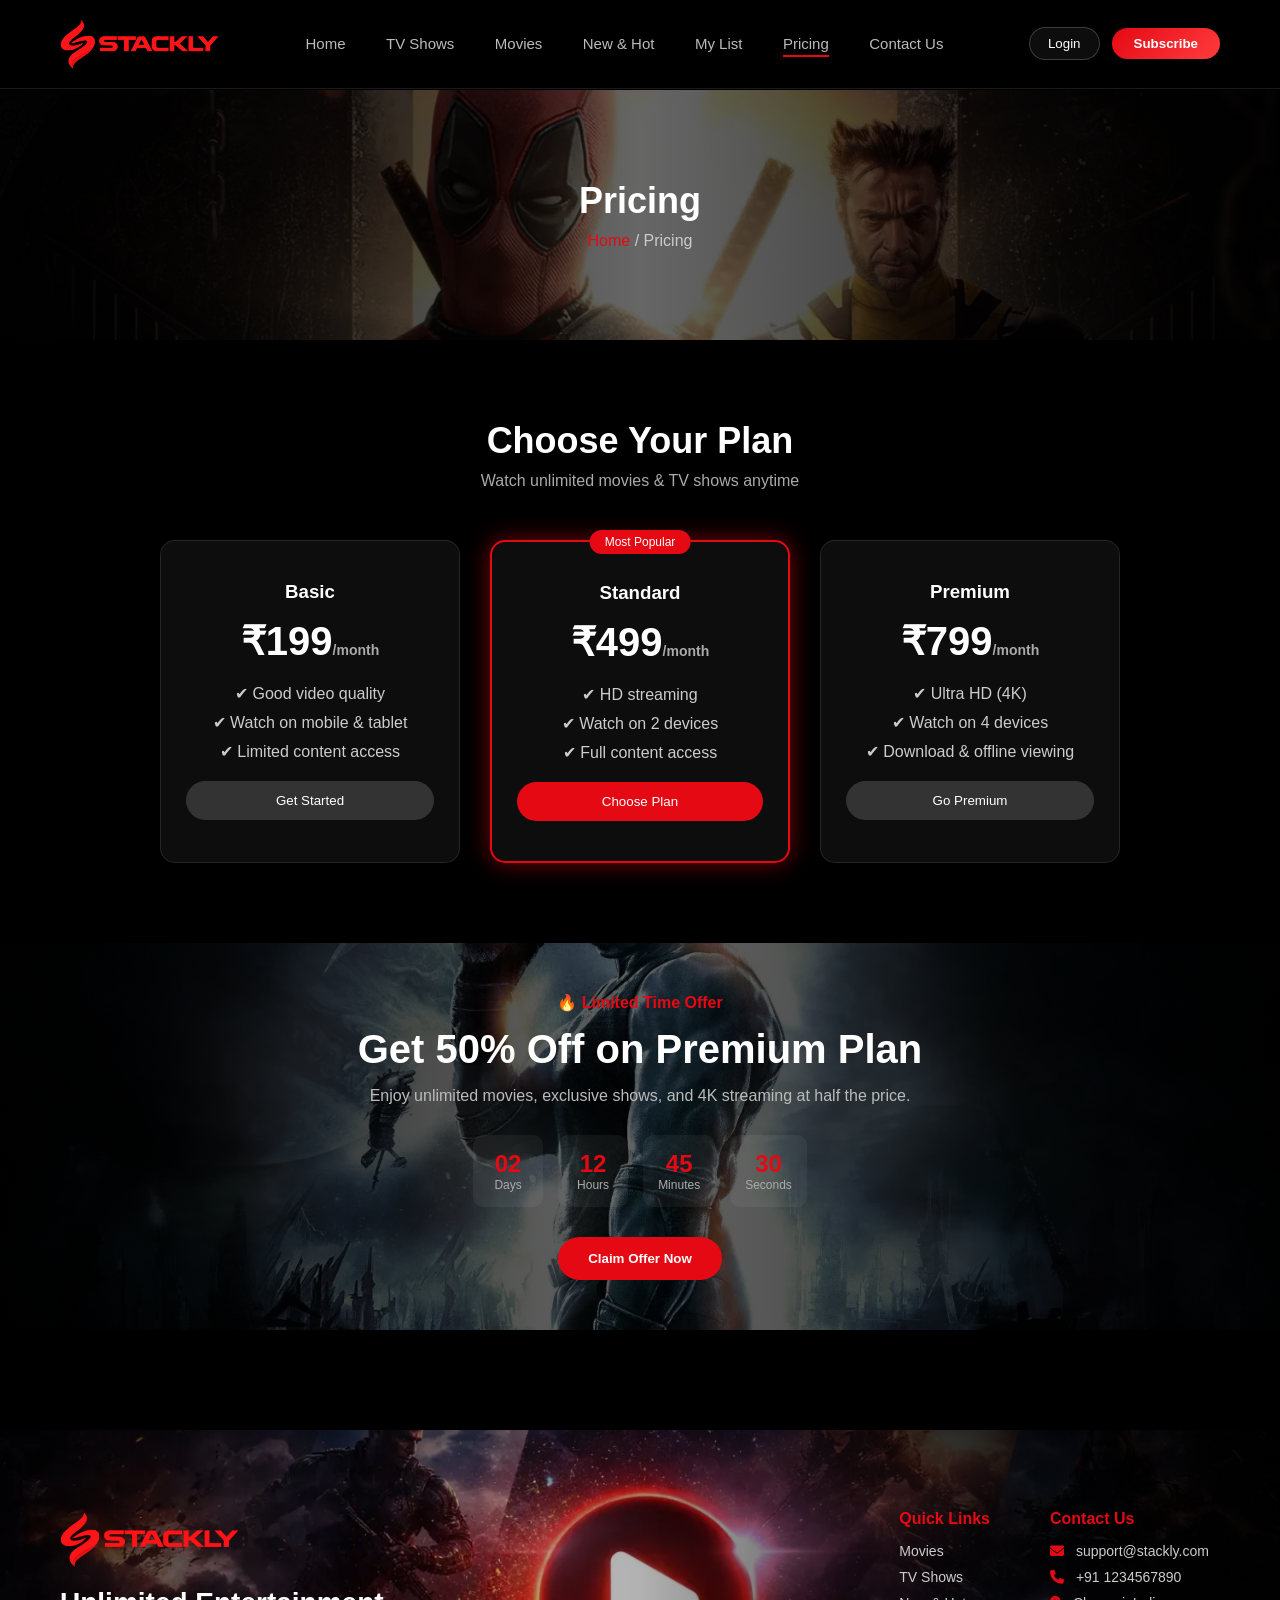
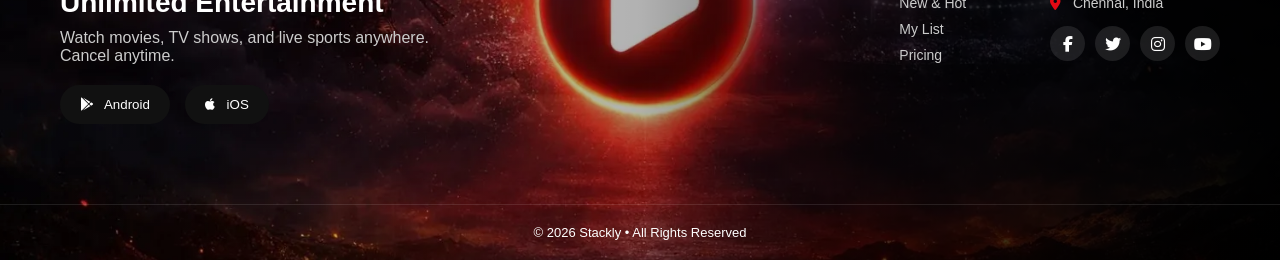
<file: pricing.html>
<!DOCTYPE html>
<html lang="en">
<head>
<meta charset="UTF-8">
<meta name="viewport" content="width=device-width, initial-scale=1.0">
<title>Stackly OTT</title>
<link rel="stylesheet" href="style.css">
<link rel="stylesheet" href="https://cdnjs.cloudflare.com/ajax/libs/font-awesome/6.5.0/css/all.min.css">
<style>
   /* TV SHOWS BACKGROUND */
.tv-breadcrumb{
    background-image: url("Images/pricing.webp"); /* 🔥 your image */
}

/* DARK OVERLAY */
.breadcrumb-overlay{
    position: absolute;
    width: 100%;
    height: 100%;
    background: linear-gradient(
        to right,
        rgba(0,0,0,0.9),
        rgba(0,0,0,0.6),
        rgba(0,0,0,0.9)
    );
}

/* CONTENT */
.breadcrumb-content{
    position: relative;
    z-index: 2;
    color: #fff;
}

/* TITLE */
.breadcrumb-content h1{
    font-size: 36px;
    margin-bottom: 10px;
}

/* PATH */
.breadcrumb-content p{
    color: #ccc;
}

.breadcrumb-content a{
    color: #e50914;
    text-decoration: none;
}


@media (max-width: 768px){

    .breadcrumb{
        height: 180px;
        margin-top: 70px;
    }

    .breadcrumb-content h1{
        font-size: 24px;
    }

    .breadcrumb-content p{
        font-size: 13px;
    }
}


/* SECTION */
.ott-pricing{
    padding:80px 5%;
    text-align:center;
    background:#000;
    color:#fff;
}

/* TITLE */
.ott-pricing-title{
    font-size:36px;
    margin-bottom:10px;
}

.ott-pricing-sub{
    color:#aaa;
    margin-bottom:50px;
}

/* GRID */
.ott-pricing-grid{
    display:flex;
    justify-content:center;
    gap:30px;
    flex-wrap:wrap;
}

/* CARD */
.ott-plan{
    width:300px;
    padding:40px 25px;
    border-radius:15px;
    background:rgba(255,255,255,0.05);
    backdrop-filter:blur(10px);
    border:1px solid rgba(255,255,255,0.1);
    transition:0.4s;
    position:relative;
}

/* HOVER */
.ott-plan:hover{
    transform:translateY(-10px) scale(1.05);
    box-shadow:
        0 0 20px rgba(229,9,20,0.4),
        0 0 40px rgba(229,9,20,0.2);
}

/* POPULAR PLAN */
.ott-popular{
    border:2px solid #e50914;
    box-shadow:0 0 25px rgba(229,9,20,0.5);
}

/* BADGE */
.ott-badge{
    position:absolute;
    top:-12px;
    left:50%;
    transform:translateX(-50%);
    background:#e50914;
    padding:5px 15px;
    border-radius:20px;
    font-size:12px;
}

/* PRICE */
.ott-plan h1{
    font-size:40px;
    margin:15px 0;
}

.ott-plan h1 span{
    font-size:14px;
    color:#aaa;
}

/* LIST */
.ott-plan ul{
    list-style:none;
    margin:20px 0;
}

.ott-plan ul li{
    margin:10px 0;
    color:#ccc;
}

/* BUTTON */
.ott-btn{
    width:100%;
    padding:12px;
    border:none;
    border-radius:25px;
    background:#333;
    color:#fff;
    cursor:pointer;
    transition:0.3s;
}

/* ACTIVE BUTTON */
.ott-btn.active{
    background:#e50914;
}

/* HOVER */
.ott-btn:hover{
    background:#e50914;
    transform:scale(1.05);
}

/* SECTION */
.ott-offer{
    position:relative;
    padding:50px 5%;
    text-align:center;
    background:url('Images/trending1.webp') center/cover no-repeat;
    overflow:hidden;
}

/* DARK OVERLAY */
.ott-offer-overlay{
    position:absolute;
    inset:0;
    background:linear-gradient(
        to right,
        rgba(0,0,0,0.9),
        rgba(0,0,0,0.6),
        rgba(0,0,0,0.9)
    );
}

/* CONTENT */
.ott-offer-content{
    position:relative;
    z-index:2;
    max-width:700px;
    margin:auto;
    color:#fff;
}

/* TAG */
.ott-offer-tag{
    color:#e50914;
    font-weight:600;
}

/* TITLE */
.ott-offer-title{
    font-size:40px;
    margin:15px 0;
}

/* DESC */
.ott-offer-desc{
    color:#bbb;
    margin-bottom:30px;
}

/* TIMER */
.ott-timer{
    display:flex;
    justify-content:center;
    gap:15px;
    margin-bottom:30px;
}

/* TIME BOX */
.ott-time-box{
    background:rgba(255,255,255,0.05);
    padding:15px;
    border-radius:10px;
    min-width:70px;
}

.ott-time-box span{
    font-size:24px;
    color:#e50914;
    font-weight:700;
}

.ott-time-box p{
    font-size:12px;
    color:#aaa;
}

/* BUTTON */
.ott-offer-btn{
    padding:14px 30px;
    border:none;
    border-radius:30px;
    background:#e50914;
    color:#fff;
    font-weight:600;
    cursor:pointer;
    transition:0.3s;
}

/* HOVER */
.ott-offer-btn:hover{
    transform:scale(1.1);
    box-shadow:0 0 20px rgba(229,9,20,0.7);
}

</style>
</head>

<body>

<!-- HEADER -->
<header id="header">
    <div class="logo">
    <a href="index.html">
        <img src="Images/logo.webp" alt="Stackly Logo">
    </a>
</div>
<div class="menu-toggle" id="menuToggle">
    <span></span>
    <span></span>
    <span></span>
</div>

<nav id="navMenu">
    <a href="index.html">Home</a>
    <a href="tvshows.html">TV Shows</a>
    <a href="movies.html">Movies</a>
    <a href="newhot.html">New & Hot</a>
    <a href="mylist.html">My List</a>
    <a href="pricing.html" class="active">Pricing</a>
    <a href="contact.html">Contact Us</a>
</nav>

<div class="auth-buttons" id="authButtons">
    <button class="login" onclick="location.href='login.html'">Login</button>
    <button class="subscribe" onclick="location.href='subscribe.html'">Subscribe</button>
</div>
</header>

<section class="breadcrumb tv-breadcrumb">
    
    <div class="breadcrumb-overlay"></div>

    <div class="breadcrumb-content">
        <h1>Pricing</h1>
        <p>
            <a href="index.html">Home</a> / Pricing
        </p>
    </div>

</section>


<section class="ott-pricing">

    <h2 class="ott-pricing-title animate">Choose Your Plan</h2>
    <p class="ott-pricing-sub animate">Watch unlimited movies & TV shows anytime</p>

    <div class="ott-pricing-grid">

        <!-- BASIC -->
        <div class="ott-plan animate">
            <h3>Basic</h3>
            <h1>₹199<span>/month</span></h1>

            <ul>
                <li>✔ Good video quality</li>
                <li>✔ Watch on mobile & tablet</li>
                <li>✔ Limited content access</li>
            </ul>

            <button class="ott-btn" onclick="location.href='404.html'">Get Started</button>
        </div>

        <!-- STANDARD -->
        <div class="ott-plan ott-popular animate">
            <span class="ott-badge">Most Popular</span>

            <h3>Standard</h3>
            <h1>₹499<span>/month</span></h1>

            <ul>
                <li>✔ HD streaming</li>
                <li>✔ Watch on 2 devices</li>
                <li>✔ Full content access</li>
            </ul>

            <button class="ott-btn active" onclick="location.href='404.html'">Choose Plan</button>
        </div>

        <!-- PREMIUM -->
        <div class="ott-plan animate">
            <h3>Premium</h3>
            <h1>₹799<span>/month</span></h1>

            <ul>
                <li>✔ Ultra HD (4K)</li>
                <li>✔ Watch on 4 devices</li>
                <li>✔ Download & offline viewing</li>
            </ul>

            <button class="ott-btn" onclick="location.href='404.html'">Go Premium</button>
        </div>

    </div>

</section>

<section class="ott-offer">

    <div class="ott-offer-overlay"></div>

    <div class="ott-offer-content animate">

        <span class="ott-offer-tag">🔥 Limited Time Offer</span>

        <h2 class="ott-offer-title">
            Get 50% Off on Premium Plan
        </h2>

        <p class="ott-offer-desc">
            Enjoy unlimited movies, exclusive shows, and 4K streaming at half the price.
        </p>

        <!-- COUNTDOWN -->
        <div class="ott-timer">
            <div class="ott-time-box">
                <span id="days">02</span>
                <p>Days</p>
            </div>
            <div class="ott-time-box">
                <span id="hours">12</span>
                <p>Hours</p>
            </div>
            <div class="ott-time-box">
                <span id="minutes">45</span>
                <p>Minutes</p>
            </div>
            <div class="ott-time-box">
                <span id="seconds">30</span>
                <p>Seconds</p>
            </div>
        </div>

        <!-- BUTTON -->
      <button class="ott-offer-btn" onclick="location.href='404.html'">
    Claim Offer Now
</button>

    </div>

</section>

<footer class="ott-footer">

    <!-- BACKGROUND IMAGE -->
    <div class="footer-bg"></div>

    <div class="footer-content animate">

        <!-- LEFT -->
        <div class="footer-left">
           <div class="footer-left">
    <a href="index.html">
        <img src="Images/logo.webp" class="footer-logo">
    </a>
</div>
            <h2>Unlimited Entertainment</h2>

            <p>
                Watch movies, TV shows, and live sports anywhere.
                Cancel anytime.
            </p>

            <!-- DOWNLOAD -->
            <div class="download-buttons">

    <button class="app-btn" onclick="window.location.href='404.html'">
        <i class="fab fa-google-play"></i> Android
    </button>

    <button class="app-btn" onclick="window.location.href='404.html'">
        <i class="fab fa-apple"></i> iOS
    </button>

</div>
        </div>

        <!-- RIGHT LINKS -->
     <div class="footer-right">

    <!-- QUICK LINKS -->
    <div class="footer-column">
        <h4>Quick Links</h4>
        <ul>
            <li><a href="movies.html">Movies</a></li>
            <li><a href="tvshows.html">TV Shows</a></li>
            <li><a href="newhot.html">New & Hot</a></li>
            <li><a href="mylist.html">My List</a></li>
            <li><a href="pricing.html">Pricing</a></li>
        </ul>
    </div>

    <!-- CONTACT US -->
    <div class="footer-column">
        <h4>Contact Us</h4>
        <ul>
            <li><i class="fas fa-envelope"></i> support@stackly.com</li>
            <li><i class="fas fa-phone"></i> +91 1234567890</li>
            <li><i class="fas fa-map-marker-alt"></i> Chennai, India</li>
        </ul>

        <!-- SOCIAL ICONS -->
        <div class="social-icons">
            <a href="404.html"><i class="fab fa-facebook-f"></i></a>
            <a href="404.html"><i class="fab fa-twitter"></i></a>
            <a href="404.html"><i class="fab fa-instagram"></i></a>
            <a href="404.html"><i class="fab fa-youtube"></i></a>
        </div>
    </div>

</div>
    </div>

    <!-- BOTTOM -->
    <div class="footer-bottom">
        © 2026 Stackly • All Rights Reserved
    </div>

</footer>

<script>
document.querySelectorAll(".tab-btn").forEach(btn=>{
    btn.addEventListener("click",()=>{
        document.querySelectorAll(".tab-btn").forEach(b=>b.classList.remove("active"));
        document.querySelectorAll(".tab-content").forEach(c=>c.classList.remove("active"));

        btn.classList.add("active");
        document.getElementById(btn.dataset.tab).classList.add("active");
    });
});
</script>

<script>
    // HEADER SCROLL EFFECT
window.addEventListener("scroll", ()=>{
    let header = document.getElementById("header");
    if(window.scrollY > 50){
        header.style.background = "#000";
    } else {
        header.style.background = "rgba(0,0,0,0.6)";
    }
});


document.addEventListener("DOMContentLoaded", () => {

    const elements = document.querySelectorAll(".animate");

    const observer = new IntersectionObserver((entries) => {
        entries.forEach((entry) => {

            if (entry.isIntersecting) {
                entry.target.classList.add("show");
            }

        });
    }, {
        threshold: 0.2
    });

    elements.forEach(el => observer.observe(el));

});

document.addEventListener("DOMContentLoaded", () => {

    const toggle = document.getElementById("menuToggle");
    const nav = document.getElementById("navMenu");
    const auth = document.getElementById("authButtons");

    if (!toggle || !nav || !auth) return;

let mobileMenu = document.querySelector(".mobile-menu");

if (!mobileMenu) {
    mobileMenu = document.createElement("div");
    mobileMenu.classList.add("mobile-menu");

    const navClone = nav.cloneNode(true);
    const authClone = auth.cloneNode(true);

    mobileMenu.appendChild(navClone);
    mobileMenu.appendChild(authClone);

    document.body.appendChild(mobileMenu);
}
    // 🔥 TOGGLE MENU
    toggle.addEventListener("click", () => {
        mobileMenu.classList.toggle("show");
        toggle.classList.toggle("active"); // ✅ hamburger → X

        if (mobileMenu.classList.contains("show")) {
            document.body.style.overflow = "hidden";
        } else {
            document.body.style.overflow = "";
        }
    });

    // 🔥 CLOSE ONLY WHEN CLICK OUTSIDE (NOT INSIDE CONTENT)
    mobileMenu.addEventListener("click", (e) => {
        if (e.target === mobileMenu) {
            mobileMenu.classList.remove("show");
            toggle.classList.remove("active");
            document.body.style.overflow = "";
        }
    });

    // 🔥 CLOSE WHEN CLICK ON LINK
    mobileMenu.querySelectorAll("a, button").forEach(item => {
        item.addEventListener("click", () => {
            mobileMenu.classList.remove("show");
            toggle.classList.remove("active");
            document.body.style.overflow = "";
        });
    });

});


</script>


</body>
</html>
</file>
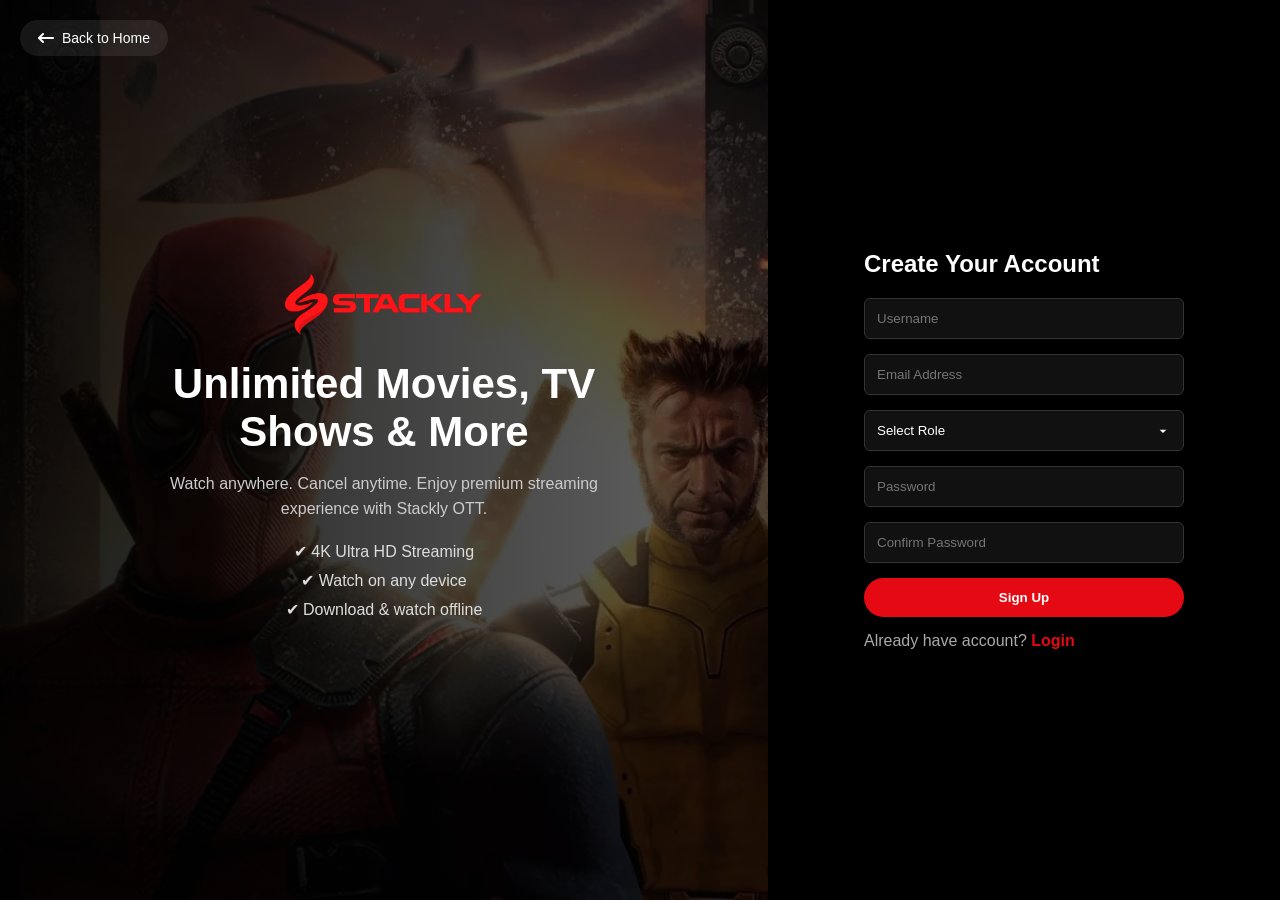
<file: subscribe.html>
<!DOCTYPE html>
<html lang="en">
<head>
<meta charset="UTF-8">
<title>Register Page</title>
<meta name="viewport" content="width=device-width, initial-scale=1.0">
<link rel="stylesheet" href="style.css">
<link rel="stylesheet" href="https://cdnjs.cloudflare.com/ajax/libs/font-awesome/6.5.0/css/all.min.css">


<style>
 /* REGISTER SECTION */
.register-section{
    min-height:100vh;
    background:#000;
    position:relative;
}

/* BACK BUTTON */
.back-home{
    position:absolute;
    top:20px;
    left:20px;
    display:flex;
    align-items:center;
    gap:8px;
    color:#fff;
    text-decoration:none;
    background:rgba(255,255,255,0.08);
    padding:10px 18px;
    border-radius:30px;
    font-size:14px;
    transition:0.3s;
    z-index:10;
}

.back-home i{
    font-size:16px;
}

.back-home:hover{
    background:#e50914;
    transform:translateX(-5px);
}

/* CONTAINER */
.register-container{
    display:flex;
    height:100vh;
}


/* DARK OVERLAY */
.image-overlay{
    position:absolute;
    inset:0;
    background:linear-gradient(
        to right,
        rgba(0,0,0,0.9),
        rgba(0,0,0,0.6)
    );
}


.left-logo{
    width:200px;
    margin-bottom:20px;
}

/* LEFT SIDE (CENTER CONTENT) */
.register-left{
    width:60%;
    position:relative;
    background:url("Images/pricing.webp") center/cover no-repeat;
    display:flex;
    justify-content:center;   /* center horizontally */
    align-items:center;       /* center vertically */
    text-align:center;        /* center text */
    padding:40px;
}

/* CONTENT CENTER */
.image-content{
    position:relative;
    z-index:2;
    color:#fff;
    max-width:500px;
}

/* OPTIONAL: BETTER SPACING */
.image-content h1{
    font-size:42px;
    margin-bottom:15px;
}

.image-content p{
    color:#ccc;
    margin-bottom:20px;
    line-height:1.6;
}

.image-content ul{
    list-style:none;
    padding:0;
}

.image-content ul li{
    margin:10px 0;
    color:#ddd;
}
/* RIGHT SIDE */
.register-right{
    width:40%;
    display:flex;
    justify-content:center;
    align-items:center;
}

/* FORM BOX */
.register-box{
    width:320px;
}

/* TITLE */
.register-box h2{
    color:#fff;
    margin-bottom:20px;
}

/* INPUT */
.reg-input{
    margin-bottom:15px;
}

.reg-input input{
    width:100%;
    padding:12px;
    border:none;
    border-radius:6px;
    background:#111;
    color:#fff;
    border:1px solid #333;
}

.reg-input input:focus{
    border-color:#e50914;
    outline:none;
}

/* BUTTON */
.reg-btn{
    width:100%;
    padding:12px;
    border:none;
    border-radius:25px;
    background:#e50914;
    color:#fff;
    font-weight:600;
    cursor:pointer;
    transition:0.3s;
}

.reg-btn:hover{
    transform:scale(1.05);
    box-shadow:0 0 15px rgba(229,9,20,0.6);
}

/* LOGIN LINK */
.login-link{
    color:#aaa;
    margin-top:15px;
}

/* LOGIN LINK BUTTON STYLE */
.login-link a{
    color:#e50914;
    text-decoration:none;
    position:relative;
    font-weight:600;
    transition:0.3s;
}

/* UNDERLINE ANIMATION */
.login-link a::after{
    content:"";
    position:absolute;
    left:0;
    bottom:-3px;
    width:0%;
    height:2px;
    background:#e50914;
    transition:0.3s;
}

/* HOVER EFFECT */
.login-link a:hover{
    color:#fff;
    text-shadow:0 0 8px rgba(229,9,20,0.8);
}

.login-link a:hover::after{
    width:100%;
}

/* ================= MOBILE RESPONSIVE ================= */
@media(max-width:768px){

    /* FULL STACK */
    .register-container{
        flex-direction:column;
        height:auto;
    }

    /* BACK BUTTON */
    .back-home{
        top:15px;
        left:15px;
        padding:8px 14px;
        font-size:12px;
    }

    /* LEFT IMAGE SECTION */
    .register-left{
        width:100%;
        height:55vh;
        padding:20px;
        justify-content:center;
        align-items:center;
    }

    /* CONTENT */
    .image-content{
        max-width:100%;
        padding:10px;
    }

    .left-logo{
        width:120px;
        margin-bottom:15px;
    }

    .image-content h1{
        font-size:22px;
        line-height:1.4;
    }

    .image-content p{
        font-size:13px;
        line-height:1.5;
    }

    .image-content ul li{
        font-size:13px;
    }

    /* RIGHT FORM SECTION */
    .register-right{
        width:100%;
        height:auto;
        padding:30px 20px;
    }

    .register-box{
        width:100%;
        max-width:350px;
    }

    .register-box h2{
        font-size:22px;
        text-align:center;
    }

    /* INPUT */
    .reg-input input{
        padding:10px;
        font-size:14px;
    }

    /* BUTTON */
    .reg-btn{
        padding:10px;
        font-size:14px;
    }

    /* LOGIN LINK */
    .login-link{
        text-align:center;
        font-size:13px;
    }
}


@media(max-width:480px){

    .image-content h1{
        font-size:18px;
    }

    .image-content p{
        font-size:12px;
    }

    .left-logo{
        width:100px;
    }

    .register-box h2{
        font-size:20px;
    }
}

.error{
    color:#e50914;
    font-size:12px;
    display:block;
    margin-top:5px;
}

/* SUCCESS MESSAGE */
.success-msg{
    display:none;
    color:#0a4f13;
    padding:12px;
    border-radius:6px;
    text-align:center;
    margin-bottom:15px;
    font-size:14px;
    animation:fadeIn 0.5s ease;
}

/* ANIMATION */
@keyframes fadeIn{
    from{opacity:0; transform:translateY(-10px);}
    to{opacity:1; transform:translateY(0);}
}

/* SELECT DROPDOWN FIX */
.reg-input select{
    width:100%;
    padding:12px;
    border:none;
    border-radius:6px;
    background:#111;
    color:#fff;
    border:1px solid #333;
    appearance:none;

    /* ADD CUSTOM ARROW */
    background-image: url("data:image/svg+xml,%3Csvg fill='%23ffffff' height='20' viewBox='0 0 24 24' width='20' xmlns='http://www.w3.org/2000/svg'%3E%3Cpath d='M7 10l5 5 5-5z'/%3E%3C/svg%3E");
    background-repeat: no-repeat;
    background-position: right 12px center;
    background-size:16px;

    cursor:pointer;
}

/* FOCUS */
.reg-input select:focus{
    border-color:#e50914;
    outline:none;
}
</style>
</head>
<body>

<section class="register-section">

    <!-- BACK BUTTON -->
    <a href="index.html" class="back-home">
        <i class="fa-solid fa-arrow-left-long"></i>
        <span>Back to Home</span>
    </a>

    <div class="register-container">

        <!-- LEFT IMAGE SIDE (BIGGER) -->
        <div class="register-left">

            <div class="image-overlay"></div>

            <div class="image-content">
                <img src="Images/logo.webp" class="left-logo">

                <h1>Unlimited Movies, TV Shows & More</h1>
                <p>Watch anywhere. Cancel anytime. Enjoy premium streaming experience with Stackly OTT.</p>

                <ul>
                    <li>✔ 4K Ultra HD Streaming</li>
                    <li>✔ Watch on any device</li>
                    <li>✔ Download & watch offline</li>
                </ul>
            </div>

        </div>

        <!-- RIGHT FORM SIDE -->
        <div class="register-right">

            <div class="register-box">

                <h2>Create Your Account</h2>

              <form id="registerForm">

    <div class="reg-input">
        <input type="text" id="username" placeholder="Username">
        <small class="error" id="userError"></small>
    </div>

    <div class="reg-input">
        <input type="email" id="email" placeholder="Email Address">
        <small class="error" id="emailError"></small>
    </div>

    <div class="reg-input">
    <select id="role">
        <option value="">Select Role</option>
        <option value="admin">Admin</option>
        <option value="subscriber">Subscriber</option>
    </select>
    <small class="error" id="roleError"></small>
</div>

    <div class="reg-input">
        <input type="password" id="password" placeholder="Password">
        <small class="error" id="passError"></small>
    </div>

    <div class="reg-input">
        <input type="password" id="confirmPassword" placeholder="Confirm Password">
        <small class="error" id="confirmError"></small>
    </div>

    <button type="submit" class="reg-btn">Sign Up</button>

</form>
                <p class="login-link">
                    Already have account?
                    <a href="login.html">Login</a>
                </p>

                <div id="successMsg" class="success-msg">
    Registration Successful  Redirecting...
</div>

            </div>

            

        </div>

    </div>

</section>

<script>
document.addEventListener("DOMContentLoaded", function(){

    const form = document.getElementById("registerForm");

    form.addEventListener("submit", function(e){

        e.preventDefault();

        let username = document.getElementById("username").value.trim();
        let email = document.getElementById("email").value.trim();
        let password = document.getElementById("password").value.trim();
        let confirmPassword = document.getElementById("confirmPassword").value.trim();
        let role = document.getElementById("role").value; // ✅ FIX ADDED

        let isValid = true;

        // CLEAR ERRORS
        document.getElementById("userError").innerText = "";
        document.getElementById("emailError").innerText = "";
        document.getElementById("passError").innerText = "";
        document.getElementById("confirmError").innerText = "";
        document.getElementById("roleError").innerText = "";

        // USERNAME
        if(username === ""){
            document.getElementById("userError").innerText = "Username required";
            isValid = false;
        }

        // EMAIL
        let emailPattern = /^[^ ]+@[^ ]+\.[a-z]{2,3}$/;
        if(email === ""){
            document.getElementById("emailError").innerText = "Email required";
            isValid = false;
        } else if(!email.match(emailPattern)){
            document.getElementById("emailError").innerText = "Invalid email";
            isValid = false;
        }

        // ROLE VALIDATION ✅
        if(role === ""){
            document.getElementById("roleError").innerText = "Please select role";
            isValid = false;
        }

        // PASSWORD
        let strongPassword = /^(?=.*[A-Z])(?=.*[a-z])(?=.*\d)(?=.*[@$!%*?&]).{8,}$/;

        if(password === ""){
            document.getElementById("passError").innerText = "Password required";
            isValid = false;
        } else if(!strongPassword.test(password)){
            document.getElementById("passError").innerText =
            "Min 8 chars, 1 uppercase, 1 lowercase, 1 number & 1 special char";
            isValid = false;
        }

        // CONFIRM PASSWORD
        if(confirmPassword === ""){
            document.getElementById("confirmError").innerText = "Confirm password required";
            isValid = false;
        } else if(confirmPassword !== password){
            document.getElementById("confirmError").innerText = "Password not match";
            isValid = false;
        }

        // SUCCESS → ONLY IF ALL VALID ✅
        if(isValid){

            document.getElementById("successMsg").style.display = "block";

            setTimeout(()=>{
                window.location.href = "login.html"; // ✅ ALWAYS LOGIN PAGE
            },2000);
        }

    });

});
</script>


</body>
</html>
</file>
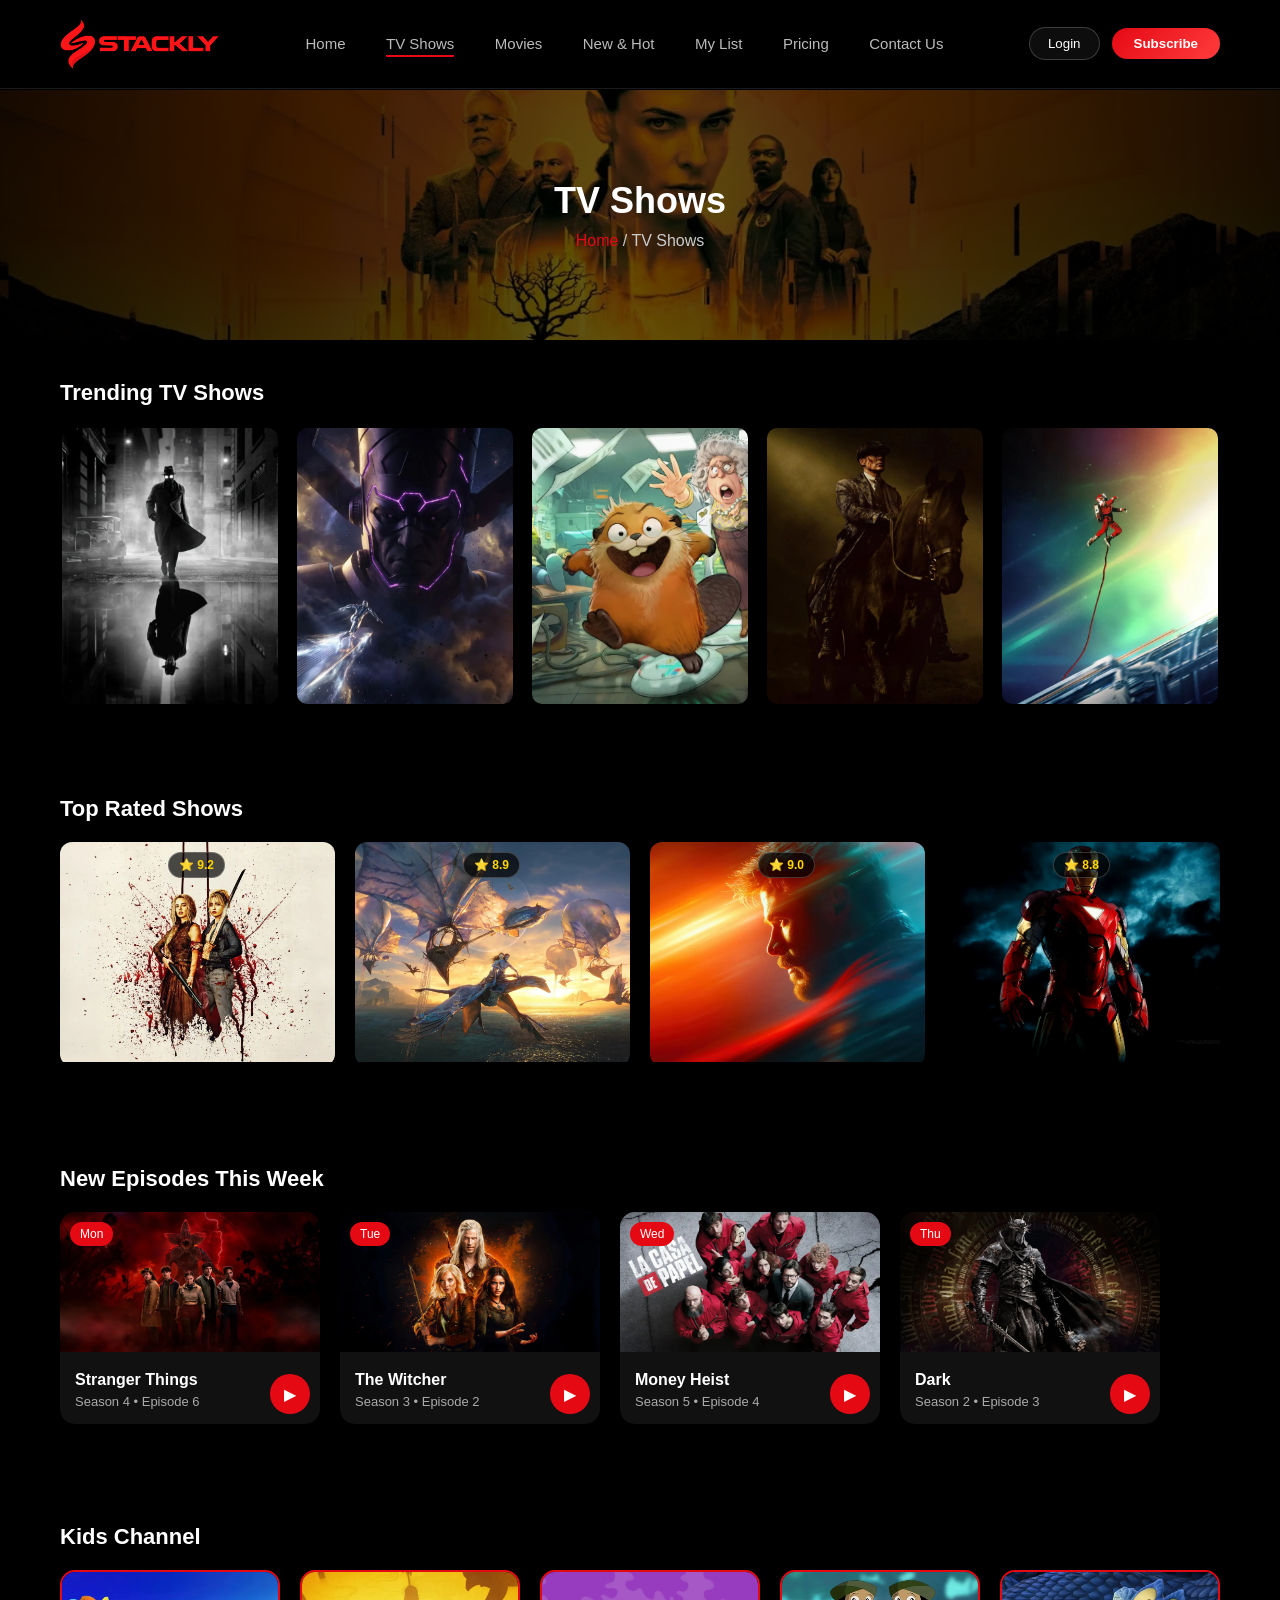
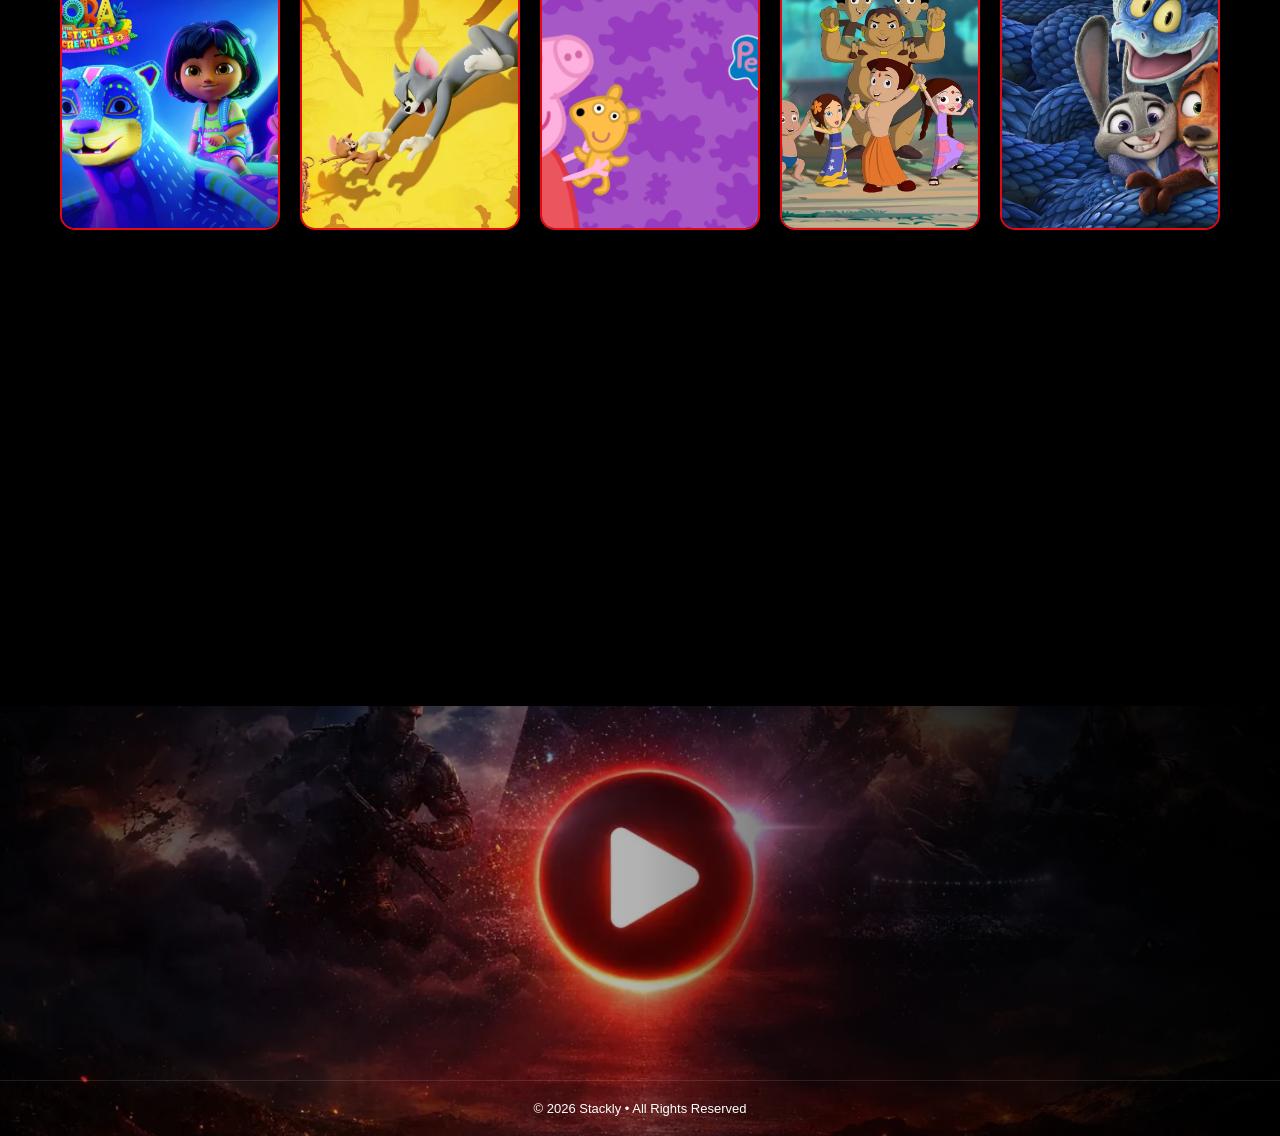
<file: tvshows.html>
<!DOCTYPE html>
<html lang="en">
<head>
<meta charset="UTF-8">
<meta name="viewport" content="width=device-width, initial-scale=1.0">
<title>Stackly OTT</title>
<link rel="stylesheet" href="style.css">
<link rel="stylesheet" href="https://cdnjs.cloudflare.com/ajax/libs/font-awesome/6.5.0/css/all.min.css">
<style>


/* TV SHOWS BACKGROUND */
.tv-breadcrumb{
    background-image: url("Images/tv-bg.webp"); /* 🔥 your image */
}

/* DARK OVERLAY */
.breadcrumb-overlay{
    position: absolute;
    width: 100%;
    height: 100%;
    background: linear-gradient(
        to right,
        rgba(0,0,0,0.9),
        rgba(0,0,0,0.6),
        rgba(0,0,0,0.9)
    );
}

/* CONTENT */
.breadcrumb-content{
    position: relative;
    z-index: 2;
    color: #fff;
}

/* TITLE */
.breadcrumb-content h1{
    font-size: 36px;
    margin-bottom: 10px;
}

/* PATH */
.breadcrumb-content p{
    color: #ccc;
}

.breadcrumb-content a{
    color: #e50914;
    text-decoration: none;
}


@media (max-width: 768px){

    .breadcrumb{
        height: 180px;
        margin-top: 70px;
    }

    .breadcrumb-content h1{
        font-size: 24px;
    }

    .breadcrumb-content p{
        font-size: 13px;
    }
}


    /* SECTION */
.tv-trending{
    padding:40px 60px;
}

/* TITLE */
.section-title{
    font-size:22px;
    margin-bottom:20px;
}

/* ROW */
.tv-row{
    display:flex;
    gap:15px;
    overflow-x:auto;
    overflow-y: hidden;
    scroll-behavior:smooth;
}

.tv-row::-webkit-scrollbar{
    display:none;
}

/* CARD */
.tv-card{
    position:relative;
    min-width:200px;
    height:280px;
    border-radius:12px;
    overflow:hidden;
    cursor:pointer;
    transition:0.3s;
}

.tv-card img{
    width:100%;
    height:100%;
    object-fit:cover;
}

/* HOVER */
.tv-card:hover{
    transform:scale(1.1);
    z-index:5;
}

/* OVERLAY */
.tv-overlay{
    position:absolute;
    bottom:0;
    width:100%;
    height:100%;

    display:flex;
    flex-direction:column;
    justify-content:flex-end;
    align-items:center;

    background:linear-gradient(
        to top,
        rgba(0,0,0,0.9),
        transparent
    );

    opacity:0;
    transition:0.3s;
}

.tv-card:hover .tv-overlay{
    opacity:1;
}

.tv-overlay span{
    font-size:28px;
    margin-bottom:10px;
}

.tv-overlay p{
    margin-bottom:15px;
}
@media (max-width:768px){

    .tv-trending{
        padding:20px;
    }

    .tv-card{
        min-width:140px;
        height:200px;
    }

}

/* SECTION */
.tv-top-rated{
    padding:50px 60px;
}

/* GRID */
.tv-grid{
    display:grid;
    grid-template-columns:repeat(4,1fr);
    gap:20px;
}

/* CARD */
.tv-box{
    position:relative;
    border-radius:12px;
    overflow:hidden;
    cursor:pointer;
    transition:0.3s;
}

.tv-box img{
    width:100%;
    height:220px;
    object-fit:cover;
}

/* HOVER SCALE */
.tv-box:hover{
    transform:scale(1.08);
    z-index:5;
}

/* RATING */
.rating{
    position:absolute;
    top:10px;
    right:10px;
    background:rgba(0,0,0,0.7);
    padding:5px 10px;
    border-radius:20px;
    font-size:12px;
}

/* HOVER OVERLAY */
.tv-hover{
    position:absolute;
    top:0;
    left:0;
    width:100%;
    height:100%;

    display:flex;
    flex-direction:column;
    justify-content:center;
    align-items:center;

    background:linear-gradient(
        to top,
        rgba(0,0,0,0.9),
        rgba(0,0,0,0.3)
    );

    opacity:0;
    transition:0.3s;
}

/* SHOW ON HOVER */
.tv-box:hover .tv-hover{
    opacity:1;
}

/* PLAY BUTTON */
.play-btn{
    width:60px;
    height:60px;
    background:#e50914;
    border-radius:50%;

    display:flex;
    align-items:center;
    justify-content:center;

    font-size:22px;
    margin-bottom:10px;
}

/* TEXT */
.tv-hover h3{
    margin-bottom:5px;
}

.tv-hover p{
    font-size:13px;
    color:#ccc;
}

@media (max-width:768px){

    .tv-top-rated{
        padding:30px 20px;
    }

    .tv-grid{
        grid-template-columns:repeat(2,1fr);
        gap:15px;
    }

    .tv-box img{
        height:160px;
    }

}

.tv-row a {
    text-decoration: none;
    color: inherit;
}

.tv-card {
    cursor: pointer;
}

.tv-grid a {
    text-decoration: none;
    color: inherit;
    display: block;
}

.episode-link {
    text-decoration: none;
    color: inherit;
    display: block;
}

.kids-link {
    text-decoration: none;
    color: inherit;
    display: block;
}

.episode-row {
    display: flex;
    overflow-x: auto;
    overflow-y: hidden;
}

.kids-row  {
    display: flex;
    overflow-x: auto;
    overflow-y: hidden;
}

</style>
</head>

<body>

<!-- HEADER -->
<header id="header">
   <div class="logo">
    <a href="index.html">
        <img src="Images/logo.webp" alt="Stackly Logo">
    </a>
</div>

<div class="menu-toggle" id="menuToggle">
    <span></span>
    <span></span>
    <span></span>
</div>

<nav id="navMenu">
    <a href="index.html">Home</a>
    <a href="tvshows.html" class="active">TV Shows</a>
    <a href="movies.html">Movies</a>
    <a href="newhot.html">New & Hot</a>
    <a href="mylist.html">My List</a>
    <a href="pricing.html">Pricing</a>
    <a href="contact.html">Contact Us</a>
</nav>

<div class="auth-buttons" id="authButtons">
    <button class="login" onclick="location.href='login.html'">Login</button>
    <button class="subscribe" onclick="location.href='subscribe.html'">Subscribe</button>
</div>
</header>

<section class="breadcrumb tv-breadcrumb">
    
    <div class="breadcrumb-overlay"></div>

    <div class="breadcrumb-content animate">
        <h1>TV Shows</h1>
        <p>
            <a href="index.html">Home</a> / TV Shows
        </p>
    </div>

</section>

<section class="tv-trending">

    <h2 class="section-title animate">Trending TV Shows</h2>

    <div class="tv-row">

        <a href="404.html">
            <div class="tv-card animate">
                <img src="Images/tv1.webp">
                <div class="tv-overlay">
                    <span>▶</span>
                    <p>Stranger Things</p>
                </div>
            </div>
        </a>

        <a href="404.html">
            <div class="tv-card animate">
                <img src="Images/tv2.webp">
                <div class="tv-overlay">
                    <span>▶</span>
                    <p>The Witcher</p>
                </div>
            </div>
        </a>

        <a href="404.html">
            <div class="tv-card animate">
                <img src="Images/tv3.webp">
                <div class="tv-overlay">
                    <span>▶</span>
                    <p>Money Heist</p>
                </div>
            </div>
        </a>

        <a href="404.html">
            <div class="tv-card animate">
                <img src="Images/tv4.webp">
                <div class="tv-overlay">
                    <span>▶</span>
                    <p>Breaking Bad</p>
                </div>
            </div>
        </a>

        <a href="404.html">
            <div class="tv-card animate">
                <img src="Images/tv5.webp">
                <div class="tv-overlay">
                    <span>▶</span>
                    <p>Dark</p>
                </div>
            </div>
        </a>

    </div>

</section>

<section class="tv-top-rated">

    <h2 class="section-title animate">Top Rated Shows</h2>

    <div class="tv-grid">

        <a href="404.html">
            <div class="tv-box animate">
                <img src="Images/tv6.webp">
                <div class="rating">⭐ 9.2</div>

                <div class="tv-hover">
                    <div class="play-btn">▶</div>
                    <h3>Breaking Bad</h3>
                    <p>Watch Now</p>
                </div>
            </div>
        </a>

        <a href="404.html">
            <div class="tv-box animate">
                <img src="Images/tv7.webp">
                <div class="rating">⭐ 8.9</div>

                <div class="tv-hover">
                    <div class="play-btn">▶</div>
                    <h3>The Witcher</h3>
                    <p>Watch Now</p>
                </div>
            </div>
        </a>

        <a href="404.html">
            <div class="tv-box animate">
                <img src="Images/tv8.webp">
                <div class="rating">⭐ 9.0</div>

                <div class="tv-hover">
                    <div class="play-btn">▶</div>
                    <h3>Stranger Things</h3>
                    <p>Watch Now</p>
                </div>
            </div>
        </a>

        <a href="404.html">
            <div class="tv-box animate">
                <img src="Images/tv9.webp">
                <div class="rating">⭐ 8.8</div>

                <div class="tv-hover">
                    <div class="play-btn">▶</div>
                    <h3>Money Heist</h3>
                    <p>Watch Now</p>
                </div>
            </div>
        </a>

    </div>

</section>

<section class="new-episodes">

    <h2 class="section-title animate">New Episodes This Week</h2>

    <div class="episode-row">

        <a href="404.html" class="episode-link">
            <div class="episode-card animate">
                <span class="day">Mon</span>
                <img src="Images/tv10.webp">
                <div class="episode-info">
                    <h3>Stranger Things</h3>
                    <p>Season 4 • Episode 6</p>
                </div>
                <div class="play-btn-corner">▶</div>
            </div>
        </a>

        <a href="404.html" class="episode-link">
            <div class="episode-card animate">
                <span class="day">Tue</span>
                <img src="Images/tv11.webp">
                <div class="episode-info">
                    <h3>The Witcher</h3>
                    <p>Season 3 • Episode 2</p>
                </div>
                <div class="play-btn-corner">▶</div>
            </div>
        </a>

        <a href="404.html" class="episode-link">
            <div class="episode-card animate">
                <span class="day">Wed</span>
                <img src="Images/tv12.webp">
                <div class="episode-info">
                    <h3>Money Heist</h3>
                    <p>Season 5 • Episode 4</p>
                </div>
                <div class="play-btn-corner">▶</div>
            </div>
        </a>

        <a href="404.html" class="episode-link">
            <div class="episode-card animate">
                <span class="day">Thu</span>
                <img src="Images/tv13.webp">
                <div class="episode-info">
                    <h3>Dark</h3>
                    <p>Season 2 • Episode 3</p>
                </div>
                <div class="play-btn-corner">▶</div>
            </div>
        </a>

    </div>

</section>

<section class="kids-section">

    <h2 class="section-title kids-title animate">Kids Channel</h2>

    <div class="kids-row">

        <a href="404.html" class="kids-link">
            <div class="kids-card animate">
                <img src="Images/tv14.webp">
                <div class="kids-overlay">
                    <div class="kids-play">▶</div>
                    <p>Dora Adventures</p>
                </div>
            </div>
        </a>

        <a href="404.html" class="kids-link">
            <div class="kids-card animate">
                <img src="Images/tv15.webp">
                <div class="kids-overlay">
                    <div class="kids-play">▶</div>
                    <p>Tom & Jerry</p>
                </div>
            </div>
        </a>

        <a href="404.html" class="kids-link">
            <div class="kids-card animate">
                <img src="Images/tv17.webp">
                <div class="kids-overlay">
                    <div class="kids-play">▶</div>
                    <p>Peppa Pig</p>
                </div>
            </div>
        </a>

        <a href="404.html" class="kids-link">
            <div class="kids-card animate">
                <img src="Images/tv16.webp">
                <div class="kids-overlay">
                    <div class="kids-play">▶</div>
                    <p>Chhota Bheem</p>
                </div>
            </div>
        </a>

        <a href="404.html" class="kids-link">
            <div class="kids-card animate">
                <img src="Images/tv18.webp">
                <div class="kids-overlay">
                    <div class="kids-play">▶</div>
                    <p>Paw Patrol</p>
                </div>
            </div>
        </a>

    </div>

</section>


<section class="sports">

    <h2 class="section-title animate">Live Sports</h2>

    <div class="sports-grid">

        <div class="sport-card live animate">
            <img src="Images/match1.webp">
            <span class="live-badge">LIVE</span>

            <div class="overlay5">
                <div class="teams">
                    <h3>IND</h3>
                    <span>VS</span>
                    <h3>AUS</h3>
                </div>

                <p class="score">245/6 (40.2)</p>

                <button class="watch-btn" onclick="location.href='404.html'">▶ Watch Live</button>
            </div>
        </div>

        <div class="sport-card animate">
            <img src="Images/match2.webp">

            <div class="overlay5">
                <div class="teams">
                    <h3>MI</h3>
                    <span>VS</span>
                    <h3>CSK</h3>
                </div>

                <p class="score">Today • 7:30 PM</p>

                <button class="watch-btn" onclick="location.href='404.html'">▶ Watch</button>
            </div>
        </div>

        <div class="sport-card animate">
            <img src="Images/match3.webp">

            <div class="overlay5">
                <div class="teams">
                    <h3>BAR</h3>
                    <span>VS</span>
                    <h3>RMA</h3>
                </div>

                <p class="score">Tomorrow • 9:00 PM</p>

                <button class="watch-btn" onclick="location.href='404.html'">▶ Watch</button>
            </div>
        </div>

        <div class="sport-card animate">
            <img src="Images/match4.webp">

            <div class="overlay5">
                <div class="teams">
                    <h3>IND</h3>
                    <span>VS</span>
                    <h3>ENG</h3>
                </div>

                <p class="score">Upcoming</p>

                <button class="watch-btn" onclick="location.href='404.html'">▶ Watch</button>
            </div>
        </div>

    </div>

</section>

<footer class="ott-footer">

    <!-- BACKGROUND IMAGE -->
    <div class="footer-bg"></div>

    <div class="footer-content animate">

        <!-- LEFT -->
        <div class="footer-left">
           <div class="footer-left">
    <a href="index.html">
        <img src="Images/logo.webp" class="footer-logo">
    </a>
</div>
            <h2>Unlimited Entertainment</h2>

            <p>
                Watch movies, TV shows, and live sports anywhere.
                Cancel anytime.
            </p>

            <!-- DOWNLOAD -->
            <div class="download-buttons">

    <button class="app-btn" onclick="window.location.href='404.html'">
        <i class="fab fa-google-play"></i> Android
    </button>

    <button class="app-btn" onclick="window.location.href='404.html'">
        <i class="fab fa-apple"></i> iOS
    </button>

</div>
        </div>

        <!-- RIGHT LINKS -->
     <div class="footer-right">

    <!-- QUICK LINKS -->
    <div class="footer-column">
        <h4>Quick Links</h4>
        <ul>
            <li><a href="movies.html">Movies</a></li>
            <li><a href="tvshows.html">TV Shows</a></li>
            <li><a href="newhot.html">New & Hot</a></li>
            <li><a href="mylist.html">My List</a></li>
            <li><a href="pricing.html">Pricing</a></li>
        </ul>
    </div>

    <!-- CONTACT US -->
    <div class="footer-column">
        <h4>Contact Us</h4>
        <ul>
            <li><i class="fas fa-envelope"></i> support@stackly.com</li>
            <li><i class="fas fa-phone"></i> +91 1234567890</li>
            <li><i class="fas fa-map-marker-alt"></i> Chennai, India</li>
        </ul>

        <!-- SOCIAL ICONS -->
        <div class="social-icons">
            <a href="404.html"><i class="fab fa-facebook-f"></i></a>
            <a href="404.html"><i class="fab fa-twitter"></i></a>
            <a href="404.html"><i class="fab fa-instagram"></i></a>
            <a href="404.html"><i class="fab fa-youtube"></i></a>
        </div>
    </div>

</div>
    </div>

    <!-- BOTTOM -->
    <div class="footer-bottom">
        © 2026 Stackly • All Rights Reserved
    </div>

</footer>


<script>
    // HEADER SCROLL EFFECT
window.addEventListener("scroll", ()=>{
    let header = document.getElementById("header");
    if(window.scrollY > 50){
        header.style.background = "#000";
    } else {
        header.style.background = "rgba(0,0,0,0.6)";
    }
});


document.addEventListener("DOMContentLoaded", () => {

    const elements = document.querySelectorAll(".animate");

    const observer = new IntersectionObserver((entries) => {
        entries.forEach((entry) => {

            if (entry.isIntersecting) {
                entry.target.classList.add("show");
            }

        });
    }, {
        threshold: 0.2
    });

    elements.forEach(el => observer.observe(el));

});

document.addEventListener("DOMContentLoaded", () => {

    const toggle = document.getElementById("menuToggle");
    const nav = document.getElementById("navMenu");
    const auth = document.getElementById("authButtons");

    if (!toggle || !nav || !auth) return;

let mobileMenu = document.querySelector(".mobile-menu");

if (!mobileMenu) {
    mobileMenu = document.createElement("div");
    mobileMenu.classList.add("mobile-menu");

    const navClone = nav.cloneNode(true);
    const authClone = auth.cloneNode(true);

    mobileMenu.appendChild(navClone);
    mobileMenu.appendChild(authClone);

    document.body.appendChild(mobileMenu);
}
    // 🔥 TOGGLE MENU
    toggle.addEventListener("click", () => {
        mobileMenu.classList.toggle("show");
        toggle.classList.toggle("active"); // ✅ hamburger → X

        if (mobileMenu.classList.contains("show")) {
            document.body.style.overflow = "hidden";
        } else {
            document.body.style.overflow = "";
        }
    });

    // 🔥 CLOSE ONLY WHEN CLICK OUTSIDE (NOT INSIDE CONTENT)
    mobileMenu.addEventListener("click", (e) => {
        if (e.target === mobileMenu) {
            mobileMenu.classList.remove("show");
            toggle.classList.remove("active");
            document.body.style.overflow = "";
        }
    });

    // 🔥 CLOSE WHEN CLICK ON LINK
    mobileMenu.querySelectorAll("a, button").forEach(item => {
        item.addEventListener("click", () => {
            mobileMenu.classList.remove("show");
            toggle.classList.remove("active");
            document.body.style.overflow = "";
        });
    });

});


</script>

</body>
</html>
</file>
<file: style.css>
*{
    margin:0;
    padding:0;
    box-sizing:border-box;
    font-family: 'Poppins', sans-serif;
}

body{
    background:#000;
    color:#fff;
}

html, body {
    max-width: 100%;
    overflow-x: hidden;
}
/* HEADER MODERN STYLE */
header{
    position:fixed;
    top:0;
    width:100%;
    padding:18px 60px;
    display:flex;
    justify-content:space-between;
    align-items:center;
    z-index:1000;

    /* 🔥 GLASS EFFECT */
    background:rgba(0,0,0,0.6);
    backdrop-filter:blur(10px);
    border-bottom:1px solid rgba(255,255,255,0.1);

    transition:0.3s ease;
    overflow: hidden;
}

/* LOGO */
.logo{
    font-size:28px;
    font-weight:800;
    letter-spacing:1px;
}

.logo span{
    color:#e50914;
}

/* NAV LINKS */
nav a{
    margin:0 18px;
    color:#bbb;
    text-decoration: none;
    cursor:pointer;
    position:relative;
    font-size:15px;
    transition:0.3s;
}

/* 🔥 UNDERLINE HOVER EFFECT */
nav a::after{
    content:'';
    position:absolute;
    left:0;
    bottom:-5px;
    width:0%;
    height:2px;
    background:#e50914;
    transition:0.3s;
}

nav a:hover::after,
nav a.active::after{
    width:100%;
}

nav a:hover{
    color:#fff;
}

/* LOGO */
.logo{
    display:flex;
    align-items:center;
}

/* IMAGE SIZE */
.logo img{
    width:160px;   /* 🔥 adjust size if needed */
    height:auto;
    object-fit:contain;
}
/* BUTTONS CONTAINER */
.auth-buttons{
    display:flex;
    align-items:center;
    gap:12px;
}

/* LOGIN BUTTON (GLASS STYLE) */
.login{
    padding:8px 18px;
    background:rgba(255,255,255,0.05);
    color:#fff;
    border:1px solid rgba(255,255,255,0.2);
    border-radius:20px;
    cursor:pointer;
    transition:0.3s;
}

/* HOVER */
.login:hover{
    background:#fff;
    color:#000;
    transform:scale(1.05);
}

/* SUBSCRIBE BUTTON (GRADIENT STYLE) */
.subscribe{
    padding:8px 22px;
    background:linear-gradient(135deg,#e50914,#ff3c3c);
    color:#fff;
    border:none;
    border-radius:20px;
    cursor:pointer;
    font-weight:600;
    transition:0.3s;
}

/* HOVER EFFECT */
.subscribe:hover{
    transform:scale(1.08);
    box-shadow:0 0 15px rgba(229,9,20,0.6);
}


/* HAMBURGER DEFAULT HIDE */
.menu-toggle {
    display: none;
    font-size: 26px;
    cursor: pointer;
}


header {
    z-index: 3000;   /* 🔥 ABOVE MENU */
}

.menu-toggle {
    position: fixed;   /* 🔥 CHANGE THIS */
    top: 20px;
    right: 20px;

    z-index: 9999;     /* 🔥 HIGHEST */
}
.mobile-menu {
    z-index: 2000;   /* BELOW HEADER */
}

/* MOBILE VIEW */
@media (max-width: 768px) {

    header {
        padding: 15px 20px;
    }

    /* SHOW HAMBURGER */
    .menu-toggle {
        display: block;
        color: #fff;
        z-index: 1001;
    }

    /* HIDE NAV & BUTTONS */
    nav,
    .auth-buttons {
        display: none;
    }

.mobile-menu {
    position: fixed;
    top: 75px;              /* ✅ BELOW HEADER */
    left: 0;
    width: 100%;
    height: calc(100vh - 75px); /* ✅ FULL REMAINING SPACE */

    background: rgba(0, 0, 0, 0.85);
    backdrop-filter: blur(12px);

    display: flex;
    flex-direction: column;
    justify-content: center;
    align-items: center;
    gap: 20px;

    z-index: 2000;

    opacity: 0;
    visibility: hidden;
    transition: 0.4s ease;
}


.mobile-menu.show {
    opacity: 1;
    visibility: visible;
}
    /* CENTER LINKS */
    .mobile-menu a {
        font-size: 22px;
        color: #fff;
    }

    /* BUTTONS INSIDE */
    .mobile-menu .login,
    .mobile-menu .subscribe {
        margin-top: 10px;
    }

    .mobile-menu nav {
    display: flex;
    flex-direction: column;
    gap: 20px;
    text-align: center;
}

.mobile-menu a {
    font-size: 22px;
    color: #fff;
}

.mobile-menu .auth-buttons {
    display: flex;
    flex-direction: column;
    gap: 12px;
}
}

.menu-toggle {
    width: 30px;
    height: 22px;
    display: none;
    flex-direction: column;
    justify-content: space-between;
    cursor: pointer;
    z-index: 3000;
}

.menu-toggle span {
    display: block;
    height: 3px;
    width: 100%;
    background: #fff;
    border-radius: 2px;
    transition: 0.4s;
}

/* SHOW ON MOBILE */
@media (max-width: 768px) {
    .menu-toggle {
        display: flex;
    }
}

/* 🔥 ANIMATION → CROSS */
.menu-toggle.active span:nth-child(1) {
    transform: rotate(45deg) translate(5px, 5px);
}

.menu-toggle.active span:nth-child(2) {
    opacity: 0;
}

.menu-toggle.active span:nth-child(3) {
    transform: rotate(-45deg) translate(6px, -6px);
}

/* HERO */
.hero{
    height:100vh;
    position:relative;
    overflow:hidden;
}


:root{
    --header-height: 90px;
}

.hero{
    padding-top: var(--header-height);
}

/* BACKGROUND IMAGE FIX */
.bg{
    position:absolute;
    top:0;
    left:0;
    width:100%;
    height:100%;

    background-repeat:no-repeat;

    /* 🔥 KEY CHANGE */
    background-size:contain;   /* SHOW FULL IMAGE */
    background-position:center right;

    background-color:#000; /* fill empty space */
}
/* DARK GRADIENT (LEFT SIDE) */
/* SMOOTH LEFT FADE */
.bg::after{
    content:'';
    position:absolute;
    top:0;
    left:0;
    width:100%;
    height:100%;

    background:linear-gradient(
        to right,
        #000 25%,
        rgba(0,0,0,0.9) 40%,
        rgba(0,0,0,0.6) 55%,
        rgba(0,0,0,0.2) 70%,
        transparent 100%
    );
}
/* ANIMATION */
@keyframes zoom{
    0%{transform:scale(1);}
    100%{transform:scale(1.08);}
}

.hero-content{
    position:absolute;
    top:25% !important;   /* 🔥 moved more up */
    left:60px;
    transform:translateY(-50%);
    max-width:600px;
    z-index:3;

    opacity:0;
}

/* TAG */
.tag{
    color:#00ff88;
    font-weight:600;
    margin-bottom:6px; /* 🔥 reduced gap */
}

/* TITLE */
.title{
    font-size:64px;
    font-weight:800;
    letter-spacing:3px; /* 🔥 reduced spacing */
    line-height:1.1;
    margin-bottom:8px;

    white-space:nowrap; /* 🔥 FORCE SINGLE LINE */
}

.title span{
    font-size:18px;
    letter-spacing:3px;
    color:#aaa;
    margin-right:8px;
}
/* META */
.meta{
    margin:15px 0;
    color:#ccc;
}

.meta span{
    margin-right:15px;
}

.quality{
    border:1px solid #aaa;
    padding:2px 6px;
    font-size:12px;
}

/* DESCRIPTION */
.desc{
    margin:20px 0;
    color:#bbb;
}

/* BUTTONS */
.buttons button{
    padding:12px 25px;
    margin-right:10px;
    border:none;
    border-radius:6px;
    cursor:pointer;
}

.play{
    background:#e50914;
    color:#fff;
    font-weight:600;
}

.trailer{
    background:#333;
    color:#fff;
}

/* SLIDES CONTAINER */
.slides{
    position:relative;
    width:100%;
    height:100%;
}

/* SLIDE BASE */
.slide{
    position:absolute;
    width:100%;
    height:100%;
    opacity:0;
    transition:1s ease-in-out;
}

.slide.active{
    opacity:1;
    z-index:2;
}

/* IMAGE ANIMATION (FIRST LOAD) */
.slide.active .bg{
    animation:zoomIn 6s ease forwards;
}

@keyframes zoomIn{
    0%{
        transform:scale(1.2);
        opacity:0;
    }
    100%{
        transform:scale(1);
        opacity:1;
    }
}



.slide.active .hero-content{
    animation:contentReveal 1s ease forwards;
    animation-delay:0.8s; /* AFTER IMAGE */
}

@keyframes contentReveal{
    to{
        opacity:1;
        transform:translateY(0);
    }
}

/* EXTRA SMOOTH EFFECT */
.bg{
    transition:transform 2s ease;
}


.hero-content{
    position:absolute;
    top:42%;   /* 🔥 slightly above center */
    left:60px;
    transform:translateY(-50%);
    max-width:500px;
    z-index:3;

    /* animation base */
    opacity:0;
    transform:translateY(50px);
}

/* TOP INFO (TAG + RATING) */
.top-info{
    display:flex;
    justify-content:space-between;
    align-items:center;
    max-width:500px;
    margin-bottom:6px;

    /* 🔥 ADD THIS */
    gap:20px;
}

.rating{
    margin-right:100px; /* 🔥 move left */
}

/* TAG */
.tag{
    color:#00ff88;
    font-weight:600;
}

/* RATING */
.rating{
    font-size:14px;
    color:#ffd700;
    font-weight:600;
    margin-left: -200px;
    background:rgba(255,255,255,0.08);
    padding:4px 10px;
    border-radius:20px;
}

/* OPTIONAL STAR COLOR */
.rating span{
    color:#fff;
}
.rating{
    font-size:13px;
    background:linear-gradient(135deg,#222,#111);
    border:1px solid rgba(255,255,255,0.2);
    color:#ffd700;
    padding:5px 12px;
    border-radius:30px;
    display:flex;
    align-items:center;
    gap:5px;
}

/* RATING BOX */
.rating{
    display:flex;
    align-items:center;
    gap:6px;

    font-size:13px;
    background:rgba(255,255,255,0.08);
    border:1px solid rgba(255,255,255,0.2);
    padding:5px 12px;
    border-radius:30px;
}

/* IMDb ICON */
.rating img{
    width:28px;   /* 🔥 adjust size */
    height:auto;
}

/* RATING NUMBER */
.rating span{
    color:#ffd700;
    font-weight:600;
}


@media (max-width: 768px) {

    :root{
        --header-height: 70px;
    }

    /* HERO SECTION */
    .hero{
        height: 100vh;
        padding-top: var(--header-height);
    }

    /* BACKGROUND IMAGE */
    .bg{
        background-size: cover;         /* 🔥 better for mobile */
        background-position: center;
    }

    /* CONTENT */
    .hero-content{
        left: 20px;
        right: 20px;
        top: 50%;
        transform: translateY(-50%);
        max-width: 100%;
    }

    /* TITLE */
    .title{
        font-size: 32px;      /* 🔥 reduced */
        line-height: 1.2;
        white-space: normal;  /* 🔥 allow wrap */
    }

    .title span{
        font-size: 14px;
    }

    /* META */
    .meta{
        font-size: 12px;
    }

    .meta span{
        margin-right: 8px;
    }

    /* DESCRIPTION */
    .desc{
        font-size: 13px;
        margin: 12px 0;
    }

    /* BUTTONS */
    .buttons{
        display: flex;
        gap: 10px;
        flex-wrap: wrap;
    }

    .buttons button{
        padding: 10px 16px;
        font-size: 13px;
    }

    /* TOP INFO */
    .top-info{
        flex-direction: column;
        align-items: flex-start;
        gap: 8px;
    }

    /* RATING FIX */
    .rating{
        margin: 0;
        font-size: 12px;
    }

    .rating img{
        width: 22px;
    }
}


/* SECTION */
.trending{
    padding:40px 60px;
    overflow: hidden;
}

.section-title{
    font-size:22px;
    margin-bottom:20px;
}

/* ROW */
.movie-row{
    display:flex;
    gap:15px;
    overflow-x:auto;
    scroll-behavior:smooth;
}

/* HIDE SCROLLBAR */
.movie-row::-webkit-scrollbar{
    display:none;
}

/* CARD */
.movie-card{
    position:relative;
    min-width:200px;
    height:280px;
    border-radius:10px;
    overflow:hidden;
    cursor:pointer;
    transition:0.3s;
}

.movie-card img{
    width:100%;
    height:100%;
    object-fit:cover;
}

/* HOVER EFFECT */
.movie-card:hover{
    transform:scale(1.1);
    z-index:5;
}

/* OVERLAY */
.overlay{
    position:absolute;
    bottom:0;
    width:100%;
    height:100%;
    background:linear-gradient(to top,rgba(0,0,0,0.8),transparent);
    display:flex;
    flex-direction:column;
    justify-content:flex-end;
    align-items:center;
    opacity:0;
    transition:0.3s;
}

.movie-card:hover .overlay{
    opacity:1;
}

.overlay-link {
    width: 100%;
    height: 100%;
    display: flex;
    flex-direction: column;
    justify-content: flex-end;
    align-items: center;
    color: inherit;
    text-decoration: none;
}
.overlay span{
    font-size:30px;
    margin-bottom:10px;
}

.overlay p{
    margin-bottom:15px;
}


/* SECTION */
.continue{
    padding:20px;
    overflow: hidden;
}

/* TITLE */
.section-title{
    font-size:22px;
    margin-bottom:20px;
}

/* 🔥 GRID (4 PER ROW) */
.continue-row{
    display:grid;
    grid-template-columns:repeat(4, 1fr); /* 🔥 4 GRID */
    gap:20px;
}

/* CARD */
.continue-card{
    position:relative;
    cursor:pointer;
    transition:0.4s ease;
}

.continue-card img{
    width:100%;
    height:280px;
    object-fit:cover;
    border-radius:12px;
}

/* HOVER */
.continue-card:hover{
    transform:scale(1.08);
    z-index:5;
}

/* OVERLAY */
.overlay{
    position:absolute;
    top:0;
    left:0;
    width:100%;
    height:100%;
    border-radius:12px;
    background:rgba(0,0,0,0.5);
    display:flex;
    justify-content:center;
    align-items:center;
    opacity:0;
    transition:0.3s;
}

.overlay span{
    font-size:28px;
    background:#e50914;
    padding:12px 16px;
    border-radius:50%;
}

.continue-card:hover .overlay{
    opacity:1;
}

/* PROGRESS BAR */
.progress-bar{
    position:absolute;
    bottom:35px;
    left:10px;
    width:85%;
    height:5px;
    background:#333;
    border-radius:10px;
}

.progress{
    height:100%;
    background:#e50914;
    border-radius:10px;
}

/* TITLE */
.continue-card p{
    margin-top:10px;
    font-size:14px;
}

/* TABLET */
@media(max-width:992px){
    .continue-row{
        grid-template-columns:repeat(2,1fr);
    }
}

/* MOBILE */
@media(max-width:576px){
    .continue-row{
        grid-template-columns:1fr;
    }
}

/* SECTION */
.top-rated{
    padding:60px;
    overflow: hidden;
}

/* TITLE */
.section-title{
    font-size:22px;
    margin-bottom:20px;
}

/* GRID */
.top-grid{
    display:grid;
    grid-template-columns:repeat(4, 1fr);
    gap:20px;
}

/* CARD */
.top-card{
    position:relative;
    overflow:hidden;
    border-radius:12px;
    cursor:pointer;
    transition:0.4s;
}

/* IMAGE SIZE REDUCED */
.top-card img{
    width:100%;
    height:220px;   /* 🔥 reduced from 280px */
    object-fit:cover;
}
/* HOVER */
.top-card:hover{
    transform:scale(1.08);
    z-index:5;
}

/* RATING BADGE */
.rating{
    position:absolute;
    top:10px;
    right:10px;
    background:rgba(0,0,0,0.7);
    padding:5px 10px;
    border-radius:20px;
    font-size:12px;
    color:#ffd700;
}

/* OVERLAY */
.overlay1{
    position:absolute;
    top:0;
    left:0;
    width:100%;
    height:100%;

    background:linear-gradient(
        to top,
        rgba(0,0,0,0.9),
        rgba(0,0,0,0.3)
    );

    display:flex;
    flex-direction:column;
    justify-content:center; /* 🔥 center everything */
    align-items:center;

    opacity:0;
    transition:0.3s;
    z-index:2;
}

/* SHOW ON HOVER */
.top-card:hover .overlay1{
    opacity:1;
}

/* PLAY BUTTON */
.play-btn1{
    width:65px;
    height:65px;
    background:#e50914;
    border-radius:50%;

    display:flex;
    align-items:center;
    justify-content:center;

    font-size:26px;
    color:#fff;

    margin-bottom:10px;
    position:relative;

    transition:0.3s;
}

/* HOVER EFFECT */
.top-card:hover .play-btn1{
    transform:scale(1.1);
    box-shadow:0 0 20px rgba(229,9,20,0.7);
}

/* TITLE */
.overlay1 h3{
    margin-bottom:5px;
}

/* WATCH TEXT */
.watch-text{
    font-size:13px;
    color:#e50914;
}

/* SECTION */
.upcoming-trailer{
    position:relative;
    height:400px;
    overflow:hidden;
}

/* VIDEO */
.bg-video{
    position:absolute;
    width:100%;
    height:100%;
    object-fit:cover;
}

/* DARK OVERLAY */
.video-overlay{
    position:absolute;
    width:100%;
    height:100%;
    background:linear-gradient(
        to right,
        rgba(0,0,0,0.9),
        rgba(0,0,0,0.4),
        transparent
    );
}

/* CONTENT */
.trailer-content{
    position:absolute;
    top:50%;
    left:60px;
    transform:translateY(-50%);
    max-width:500px;
    z-index:2;
}

/* TAG */
.trailer-content .tag{
    color:#00ff88;
    font-weight:600;
}

/* TITLE */
.trailer-content .title{
    font-size:48px;
    margin:10px 0;
}

/* DESC */
.trailer-content .desc{
    color:#bbb;
    margin-bottom:20px;
}

.upcoming-trailer{
    opacity:0;
    transform:translateY(60px);
    transition:1s;
}

.upcoming-trailer.show{
    opacity:1;
    transform:translateY(0);
}

@media (max-width: 768px) {

    /* TOP RATED SECTION */
    .top-rated{
        padding: 20px;
    }

    .section-title{
        font-size: 18px;
        margin-bottom: 15px;
    }

    /* GRID → 2 COLUMNS */
    .top-grid{
        grid-template-columns: repeat(2, 1fr);
        gap: 12px;
    }

    /* CARD */
    .top-card img{
        height: 160px;  /* 🔥 smaller for mobile */
    }

    .top-card:hover{
        transform: scale(1.03); /* reduce zoom */
    }

    /* PLAY BUTTON */
    .play-btn1{
        width: 45px;
        height: 45px;
        font-size: 18px;
    }

    /* TEXT */
    .overlay1 h3{
        font-size: 14px;
        text-align: center;
    }

    .watch-text{
        font-size: 11px;
    }

    /* RATING BADGE */
    .rating{
        font-size: 10px;
        padding: 3px 8px;
    }


    /* UPCOMING TRAILER */
    .upcoming-trailer{
        height: 300px;   /* 🔥 reduce height */
    }

    /* CONTENT */
    .trailer-content{
        left: 20px;
        right: 20px;
        top: 50%;
        transform: translateY(-50%);
        max-width: 100%;
    }

    /* TITLE */
    .trailer-content .title{
        font-size: 26px;
    }

    /* DESCRIPTION */
    .trailer-content .desc{
        font-size: 13px;
    }
}

@media (max-width: 480px) {

    /* GRID → 1 COLUMN */
    .top-grid{
        grid-template-columns: 1fr;
    }

    .top-card img{
        height: 180px;
    }

    .trailer-content .title{
        font-size: 22px;
    }

    .trailer-content .desc{
        font-size: 12px;
    }
}

/* SECTION */
.genres{
    padding:80px 60px;
    overflow: hidden;
}

/* GRID */
.genre-grid{
    display:grid;
    grid-template-columns:repeat(3,1fr);
    gap:20px;
}

/* CARD */
.genre-card{
    position:relative;
    height:160px;
    border-radius:15px;
    overflow:hidden;
    cursor:pointer;
    transition:0.4s;
}

/* IMAGE */
.genre-card img{
    width:100%;
    height:100%;
    object-fit:cover;
    transition:0.4s;
}

/* DARK OVERLAY */
.genre-card::after{
    content:'';
    position:absolute;
    width:100%;
    height:100%;
    top:0;
    left:0;
    background:linear-gradient(
        to top,
        rgba(0,0,0,0.8),
        rgba(0,0,0,0.2)
    );
}

/* TITLE */
.genre-card h3{
    position:absolute;
    bottom:15px;
    left:15px;
    z-index:2;
    font-size:20px;
}

/* HOVER EFFECT */
.genre-card:hover{
    transform:scale(1.08);
}

.genre-card:hover img{
    transform:scale(1.1);
}

@media (max-width: 768px) {

    /* SECTION */
    .genres{
        padding: 30px 20px;
    }

    /* GRID → 2 COLUMNS */
    .genre-grid{
        grid-template-columns: repeat(2, 1fr);
        gap: 12px;
    }

    /* CARD */
    .genre-card{
        height: 120px;   /* 🔥 smaller height */
        border-radius: 10px;
    }

    /* TITLE */
    .genre-card h3{
        font-size: 14px;
        bottom: 10px;
        left: 10px;
    }

    /* REDUCE HOVER (MOBILE) */
    .genre-card:hover{
        transform: none;
    }

    .genre-card:hover img{
        transform: none;
    }
}

@media (max-width: 480px) {

    /* GRID → 1 COLUMN */
    .genre-grid{
        grid-template-columns: 1fr;
    }

    .genre-card{
        height: 140px;
    }

    .genre-card h3{
        font-size: 16px;
    }
}


/* SECTION */
.top10{
    padding:30px 60px;
    overflow: hidden;
}

/* ROW */
.top10-row{
    display:flex;
    gap:30px;
    overflow-x:auto;
}

.top10-row::-webkit-scrollbar{
    display:none;
}

/* CARD */
.top10-card{
    position:relative;
    min-width:180px;
    height:260px;
    cursor:pointer;
    transition:0.4s;

    overflow:visible; /* 🔥 allow number outside */
}
/* IMAGE */
.top10-card img{
    width:100%;
    height:100%;
    object-fit:cover;
    border-radius:12px;

    position:relative;
    z-index:2;
}

.rank{
    -webkit-text-stroke: 2px rgba(255, 252, 252, 0.626);
    color:transparent;
}

/* BIG NUMBER */
.rank{
    position:absolute;
    left:-25px;
    bottom:-10px;

    font-size:110px;
    font-weight:900;

    color:rgba(255,255,255,0.4);

    z-index:3; /* 🔥 above image */
    pointer-events:none;
}

/* HOVER EFFECT */
.top10-card:hover{
    transform:scale(1.1);
}

.top10-card:hover .rank{
    color:rgba(255,255,255,0.25);
}

.top10{
    opacity:0;
    transform:translateY(60px);
    transition:1s;
}

.top10.show{
    opacity:1;
    transform:translateY(0);
}

@media (max-width: 768px) {

    /* SECTION */
    .top10{
        padding: 20px;
    }

    /* ROW */
    .top10-row{
        gap: 15px;
        padding-bottom: 10px;
    }

    /* CARD */
    .top10-card{
        min-width: 130px;   /* 🔥 smaller cards */
        height: 200px;
    }

    /* IMAGE */
    .top10-card img{
        border-radius: 8px;
    }

    /* BIG NUMBER */
    .rank{
        font-size: 70px;     /* 🔥 reduce size */
        left: -15px;
        bottom: -5px;
        -webkit-text-stroke: 1.5px rgba(255,255,255,0.6);
    }

    /* HOVER REMOVE (MOBILE) */
    .top10-card:hover{
        transform: none;
    }
}

@media (max-width: 480px) {

    .top10-card{
        min-width: 110px;
        height: 170px;
    }

    .rank{
        font-size: 55px;
        left: -10px;
    }
}


/* SECTION */
.countdown-section{
    margin-top: 100px;
    overflow: hidden;
    padding:100px 60px;
    position:relative;
    background:url('Images/counter1.webp') center/cover no-repeat;
}

/* DARK OVERLAY */
.countdown-section::before{
    content:'';
    position:absolute;
    width:100%;
    height:100%;
    background:rgba(0,0,0,0.7);
    top:0;
    left:0;
}

/* CONTENT */
.countdown-content{
    position:relative;
    z-index:2;
    max-width:600px;
}

/* TAG */
.countdown-content .tag{
    color:#00ff88;
}

/* TITLE */
.countdown-content h2{
    font-size:48px;
    margin:15px 0;
}

/* TIMER */
.countdown{
    display:flex;
    gap:20px;
    margin-top:25px;
}

/* BOX */
.time-box{
    background:rgba(255,255,255,0.05);
    padding:20px;
    border-radius:10px;
    text-align:center;
    min-width:80px;
}

/* NUMBER */
.time-box span{
    font-size:28px;
    font-weight:700;
    color:#e50914;
}

/* LABEL */
.time-box p{
    font-size:12px;
    color:#aaa;
}

/* DESCRIPTION */
.desc{
    color:#bbb;
    margin-bottom:15px;
}

/* OFFER */
.offer{
    color:#ffcc00;
    font-weight:600;
    margin-bottom:10px;
}

/* PRICE */
.price{
    font-size:14px;
    margin-bottom:20px;
}

.price span{
    color:#e50914;
    font-size:18px;
    font-weight:700;
}

/* BUTTONS */
.countdown-buttons{
    margin-top:25px;
    display:flex;
    gap:15px;
}

/* SUBSCRIBE */
.subscribe-btn{
    padding:12px 25px;
    background:#e50914;
    color:#fff;
    border:none;
    border-radius:30px;
    cursor:pointer;
    font-weight:600;
    transition:0.3s;
}

.subscribe-btn:hover{
    transform:scale(1.08);
    box-shadow:0 0 20px rgba(229,9,20,0.7);
}

/* NOTIFY */
.notify-btn{
    padding:12px 25px;
    background:rgba(255,255,255,0.1);
    color:#fff;
    border:1px solid rgba(255,255,255,0.2);
    border-radius:30px;
    cursor:pointer;
    transition:0.3s;
}

.notify-btn:hover{
    background:#fff;
    color:#000;
}

@media (max-width: 768px) {

    /* SECTION */
    .countdown-section{
        margin-top: 50px;
        padding: 50px 20px;
        text-align: center;   /* 🔥 center content */
    }

    /* CONTENT */
    .countdown-content{
        max-width: 100%;
    }

    /* TITLE */
    .countdown-content h2{
        font-size: 28px;
    }

    /* DESCRIPTION */
    .desc{
        font-size: 13px;
    }

    .offer{
        font-size: 13px;
    }

    .price{
        font-size: 13px;
    }

    .price span{
        font-size: 16px;
    }

    /* TIMER */
    .countdown{
        justify-content: center;
        flex-wrap: wrap;   /* 🔥 wrap for small screens */
        gap: 12px;
    }

    /* TIME BOX */
    .time-box{
        padding: 12px;
        min-width: 65px;
    }

    .time-box span{
        font-size: 20px;
    }

    .time-box p{
        font-size: 10px;
    }

    /* BUTTONS */
    .countdown-buttons{
        flex-direction: column;  /* 🔥 stack buttons */
        align-items: center;
        gap: 10px;
    }

    .subscribe-btn,
    .notify-btn{
        width: 100%;   /* 🔥 full width buttons */
        max-width: 250px;
        padding: 10px;
        font-size: 13px;
    }

    /* REMOVE HOVER SCALE ON MOBILE */
    .subscribe-btn:hover,
    .notify-btn:hover{
        transform: none;
    }
}

@media (max-width: 480px) {

    .countdown-content h2{
        font-size: 22px;
    }

    .time-box{
        min-width: 55px;
        padding: 10px;
    }

    .time-box span{
        font-size: 18px;
    }
}

/* SECTION */
.testimonials{
    padding:40px 60px;
    overflow: hidden;
}

/* CONTAINER */
.testimonial-container{
    display:flex;
    gap:20px;
    overflow:hidden;
}

/* CARD */
.testimonial-card{
    min-width:300px;
    padding:20px;
    border-radius:15px;
    background:rgba(255,255,255,0.05);
    backdrop-filter:blur(10px);
    transition:0.4s;
}

/* TEXT */
.testimonial-card p{
    color:#ccc;
    margin-bottom:15px;
}

.testimonial-card h4{
    margin-bottom:10px;
}

/* STARS */
.stars{
    color:#ffd700;
}

/* HOVER */
.testimonial-card:hover{
    transform:translateY(-10px);
    box-shadow:0 10px 30px rgba(0,0,0,0.5);
}


@media (max-width: 768px) {

    /* SECTION */
    .testimonials{
        padding: 20px;
    }

    /* CONTAINER → SCROLL ENABLE */
    .testimonial-container{
        overflow-x: auto;       /* 🔥 enable swipe */
        gap: 12px;
        padding-bottom: 10px;
    }

    /* HIDE SCROLLBAR */
    .testimonial-container::-webkit-scrollbar{
        display: none;
    }

    /* CARD */
    .testimonial-card{
        min-width: 260px;   /* 🔥 smaller cards */
        padding: 15px;
        border-radius: 12px;
    }

    /* TEXT */
    .testimonial-card p{
        font-size: 13px;
    }

    .testimonial-card h4{
        font-size: 14px;
    }

    .stars{
        font-size: 14px;
    }

    /* REMOVE HOVER EFFECT (MOBILE) */
    .testimonial-card:hover{
        transform: none;
        box-shadow: none;
    }
}


@media (max-width: 480px) {

    .testimonial-card{
        min-width: 220px;
        padding: 12px;
    }

    .testimonial-card p{
        font-size: 12px;
    }
}


/* SECTION */
.pricing{
    padding:30px 60px;
    text-align:center;
    overflow: hidden;
}

/* GRID */
.pricing-grid{
    display:flex;
    justify-content:center;
    gap:30px;
}

/* CARD */
.plan{
    position:relative;
    width:280px;
    padding:40px 25px;
    border-radius:20px;

    background:rgba(255,255,255,0.05);
    backdrop-filter:blur(10px);

    border:1px solid transparent;

    transition:0.4s;
}

/* 🔥 HOVER EFFECT */
.plan:hover{
    transform:translateY(-15px) scale(1.05);

    border:1px solid #fff; /* ✅ white border */

    box-shadow:
        0 0 20px rgba(255,255,255,0.2),
        0 0 40px rgba(229,9,20,0.6);
}

/* PRICE */
.price{
    font-size:28px;
    font-weight:700;
    margin:15px 0;
}

.price span{
    font-size:14px;
    color:#aaa;
}

/* LIST */
.plan ul{
    list-style:none;
    margin:20px 0;
}

.plan ul li{
    margin:10px 0;
    color:#ccc;
}

/* BUTTON */
.btn{
    padding:12px 25px;
    border:none;
    border-radius:30px;
    background:#e50914;
    color:#fff;
    cursor:pointer;
    font-weight:600;
    transition:0.3s;
}

/* BUTTON HOVER */
.btn:hover{
    transform:scale(1.05);
    box-shadow:0 0 20px rgba(229,9,20,0.8);
}

/* PREMIUM CARD */
.premium{
    border:2px solid #e50914;
    box-shadow:0 0 30px rgba(229,9,20,0.4);
}

/* BADGE */
.badge{
    position:absolute;
    top:-12px;
    left:50%;
    transform:translateX(-50%);
    background:#e50914;
    padding:5px 15px;
    border-radius:20px;
    font-size:12px;
}


.pricing .section-title{
    margin-bottom:40px;
}

.premium{
    animation:glow 2s infinite alternate;
}

@keyframes glow{
    from{
        box-shadow:0 0 20px rgba(229,9,20,0.4);
    }
    to{
        box-shadow:0 0 40px rgba(229,9,20,0.9);
    }
}

@media (max-width: 768px) {

    /* SECTION */
    .pricing{
        padding: 20px;
    }

    .pricing .section-title{
        font-size: 18px;
        margin-bottom: 20px;
    }

    /* GRID → STACK */
    .pricing-grid{
        flex-direction: column;   /* 🔥 stack cards */
        align-items: center;
        gap: 20px;
    }

    /* CARD */
    .plan{
        width: 100%;          /* 🔥 full width */
        max-width: 320px;
        padding: 25px 20px;
    }

    /* PRICE */
    .price{
        font-size: 22px;
    }

    .price span{
        font-size: 12px;
    }

    /* LIST */
    .plan ul li{
        font-size: 13px;
    }

    /* BUTTON */
    .btn{
        width: 100%;         /* 🔥 full width button */
        padding: 10px;
        font-size: 14px;
    }

    /* REMOVE HOVER EFFECT (MOBILE) */
    .plan:hover{
        transform: none;
        box-shadow: none;
    }

    .btn:hover{
        transform: none;
    }

    /* BADGE */
    .badge{
        font-size: 10px;
        padding: 4px 10px;
    }
}


@media (max-width: 480px) {

    .plan{
        padding: 20px 15px;
    }

    .price{
        font-size: 20px;
    }

    .plan ul li{
        font-size: 12px;
    }
}

/* HEADER FIX */
header{
    position:fixed;
    z-index:1000;
}

/* PRICING SECTION ABOVE */
.pricing{
    position:relative;
    z-index:10;
}



/* SECTION */
.languages{
    padding:80px 60px;
    overflow: hidden;
}

/* GRID */
.language-grid{
    display:grid;
    grid-template-columns:repeat(3, 1fr); /* 🔥 bigger cards */
    gap:25px;
}

/* CARD */
.lang-card{
    position:relative;
    height:180px; /* 🔥 equal height */
    border-radius:15px;
    overflow:hidden;
    cursor:pointer;
    transition:0.4s;
}

/* IMAGE */
/* IMAGE */
.lang-card img{
    width:100%;
    height:100%;
    object-fit:cover;

    filter:brightness(0.6) contrast(1.1); /* 🔥 reduce brightness */
    transition:0.4s;
}

/* OVERLAY TEXT */
.lang-card .overlay2{
    position:absolute;
    bottom:0;
    width:100%;
    padding:15px;

    background:linear-gradient(
        to top,
        rgba(0,0,0,0.9),
        rgba(0,0,0,0.2)
    );

    font-size:18px;
    font-weight:600;
}

/* HOVER EFFECT */
.lang-card:hover{
    transform:scale(1.05);
}

.lang-card:hover img{
    transform:scale(1.1);
}

/* ACTIVE */
.lang-card.active{
    border:2px solid #e50914;
    box-shadow:0 0 20px rgba(229,9,20,0.6);
}


@media (max-width: 768px) {

    /* SECTION */
    .languages{
        padding: 30px 20px;
    }

    /* GRID → 2 COLUMNS */
    .language-grid{
        grid-template-columns: repeat(2, 1fr);
        gap: 15px;
    }

    /* CARD */
    .lang-card{
        height: 130px;   /* 🔥 smaller height */
        border-radius: 10px;
    }

    /* TEXT */
    .lang-card .overlay2{
        font-size: 14px;
        padding: 10px;
    }

    /* REMOVE HOVER (MOBILE) */
    .lang-card:hover{
        transform: none;
    }

    .lang-card:hover img{
        transform: none;
    }
}


@media (max-width: 480px) {

    /* GRID → 1 COLUMN */
    .language-grid{
        grid-template-columns: 1fr;
    }

    .lang-card{
        height: 150px;
    }

    .lang-card .overlay2{
        font-size: 16px;
    }
}


/* SECTION */
.web-series{
    padding:80px 60px;
    overflow: hidden;
}

/* ROW */
.series-row{
    display:flex;
    gap:20px;
    overflow-x:auto;
    scroll-behavior:smooth;
}

.series-row::-webkit-scrollbar{
    display:none;
}

/* CARD */
.series-card{
    position:relative;
    min-width:210px;
    height:320px;
    border-radius:15px;
    overflow:hidden;
    cursor:pointer;
    transition:0.4s;
}

/* IMAGE */
.series-card img{
    width:100%;
    height:100%;
    object-fit:cover;
}

/* HOVER */
.series-card:hover{
    transform:scale(1.1);
    z-index:5;
}

/* OVERLAY */
.series-card .overlay3{
    position:absolute;
    bottom:0;
    width:100%;
    height:100%;

    background:linear-gradient(
        to top,
        rgba(0,0,0,0.9),
        rgba(0,0,0,0.3)
    );

    display:flex;
    flex-direction:column;
    justify-content:flex-end;
    align-items:center;

    padding-bottom:20px;
    opacity:0;
    transition:0.3s;
}

/* SHOW ON HOVER */
.series-card:hover .overlay3{
    opacity:1;
}

/* PLAY BUTTON */
.play-btn3{
    width:60px;
    height:60px;
    background:#e50914;
    border-radius:50%;

    display:flex;
    align-items:center;
    justify-content:center;

    font-size:24px;
    margin-bottom:10px;

    transition:0.3s;
}

.series-card:hover .play-btn3{
    transform:scale(1.1);
}

/* TEXT */
.overlay3 h3{
    margin-bottom:5px;
}

.overlay3 p{
    font-size:13px;
    color:#ccc;
}


@media (max-width: 480px) {

    .series-card{
        min-width: 130px;
        height: 200px;
    }

    .overlay3 h3{
        font-size: 12px;
    }

    .overlay3 p{
        font-size: 10px;
    }
}

.series-row{
    scroll-snap-type: x mandatory;
}

.series-card{
    scroll-snap-align: start;
}

/* SECTION */
.tv-shows{
    padding:50px 60px;
    overflow: hidden;
}

/* GRID */
.tv-grid{
    display:grid;
    grid-template-columns:repeat(4, 1fr);
    gap:20px;
}

/* DEFAULT CARD */
.tv-card{
    position:relative;
    height:260px;
    border-radius:15px;
    overflow:hidden;
    cursor:pointer;

    border:2px solid transparent; /* 🔥 important */
    transition:0.3s;
}

/* 🔥 HOVER RED BORDER */
.tv-card:hover{
    border:2px solid #e50914;

    box-shadow:
        0 0 15px rgba(229,9,20,0.6),
        0 0 30px rgba(229,9,20,0.4);
}

/* IMAGE */
/* IMAGE */
.tv-card img{
    width:100%;
    height:100%;
    object-fit:cover;
}
/* OVERLAY (ALWAYS VISIBLE) */
.tv-card .overlay4{
    position:absolute;
    top:0;
    left:0;
    width:100%;
    height:100%;

    display:flex;
    flex-direction:column;
    justify-content:space-between; /* 🔥 top-bottom layout */
    align-items:center;

    padding:15px;

    background:linear-gradient(
        to top,
        rgba(0,0,0,0.9),
        rgba(0,0,0,0.2)
    );

    opacity:1; /* 🔥 always visible */
}



/* PLAY BUTTON */
.play-btn4{
    position:absolute;
    top:50%;
    left:50%;
    transform:translate(-50%, -50%); /* center only */

    width:65px;
    height:65px;
    background:#e50914;
    border-radius:50%;

    display:flex;
    align-items:center;
    justify-content:center;

    font-size:24px;
    color:#fff;

    transition:0.3s;
}

/* 🔥 HOVER (NO MOVE, ONLY GLOW) */
.tv-card:hover .play-btn4{
    box-shadow:
        0 0 20px rgba(229,9,20,0.7),
        0 0 40px rgba(229,9,20,0.5);
}


/* TEXT BOTTOM */
.overlay4 h3,
.overlay4 p{
    align-self:flex-start;
}

/* PUSH TEXT TO BOTTOM */
.overlay4 h3{
    margin-top:auto;
}

.overlay4 p{
    font-size:13px;
    color:#ccc;
}

@media (max-width: 768px) {

    /* SECTION */
    .tv-shows{
        padding: 25px 20px;
    }

    /* GRID → 2 COLUMNS */
    .tv-grid{
        grid-template-columns: repeat(2, 1fr);
        gap: 12px;
    }

    /* CARD */
    .tv-card{
        height: 180px;   /* 🔥 smaller height */
        border-radius: 10px;
    }

    /* REMOVE HEAVY HOVER */
    .tv-card:hover{
        border: none;
        box-shadow: none;
    }

    /* PLAY BUTTON */
    .play-btn4{
        width: 45px;
        height: 45px;
        font-size: 16px;
    }

    /* TEXT */
    .overlay4 h3{
        font-size: 13px;
    }

    .overlay4 p{
        font-size: 11px;
    }
}


@media (max-width: 480px) {

    /* GRID → 1 COLUMN */
    .tv-grid{
        grid-template-columns: 1fr;
    }

    .tv-card{
        height: 200px;
    }

    .overlay4 h3{
        font-size: 14px;
    }

    .overlay4 p{
        font-size: 12px;
    }
}

/* SECTION */
.sports{
    padding:40px 60px;
    overflow: hidden;
}

/* GRID */
.sports-grid{
    display:grid;
    grid-template-columns:repeat(4,1fr);
    gap:20px;
}

/* CARD */
.sport-card{
    position:relative;
    height:200px;
    border-radius:15px;
    overflow:hidden;
    cursor:pointer;
    transition:0.3s;
}

/* IMAGE */
.sport-card img{
    width:100%;
    height:100%;
    object-fit:cover;
    filter:brightness(0.6); /* 🔥 dark image */
}

/* OVERLAY */
.sport-card .overlay5{
    position:absolute;
    bottom:0;
    width:100%;
    height:100%;

    display:flex;
    flex-direction:column;
    justify-content:flex-end;
    align-items:center;

    padding-bottom:20px;

    background:linear-gradient(
        to top,
        rgba(0,0,0,0.9),
        rgba(0,0,0,0.2)
    );
}

/* HOVER */
.sport-card:hover{
    border:1px solid #e50914;
    box-shadow:0 0 20px rgba(229,9,20,0.6);
}

/* LIVE BADGE */
.live-badge{
    position:absolute;
    top:10px;
    right:10px;
    background:red;
    padding:5px 12px;
    border-radius:20px;
    font-size:12px;
    font-weight:600;

    animation:blink 1s infinite;
}

/* BLINK ANIMATION */
@keyframes blink{
    0%{opacity:1;}
    50%{opacity:0.3;}
    100%{opacity:1;}
}

/* TEAMS */
.teams{
    display:flex;
    gap:10px;
    font-size:20px;
    font-weight:700;
}

/* SCORE */
.score{
    margin:10px 0;
    color:#ccc;
}

/* BUTTON */
.watch-btn{
    padding:10px 20px;
    border:none;
    border-radius:20px;
    background:#e50914;
    color:#fff;
    cursor:pointer;
}

@media (max-width: 768px) {

    /* SECTION */
    .sports{
        padding: 25px 20px;
    }

    /* GRID → 2 COLUMNS */
    .sports-grid{
        grid-template-columns: repeat(2, 1fr);
        gap: 12px;
    }

    /* CARD */
    .sport-card{
        height: 150px;   /* 🔥 smaller height */
        border-radius: 10px;
    }

    /* REMOVE HEAVY HOVER */
    .sport-card:hover{
        border: none;
        box-shadow: none;
    }

    /* TEAMS */
    .teams{
        font-size: 14px;
        gap: 6px;
    }

    /* SCORE */
    .score{
        font-size: 12px;
        margin: 6px 0;
    }

    /* BUTTON */
    .watch-btn{
        padding: 6px 12px;
        font-size: 11px;
    }

    /* LIVE BADGE */
    .live-badge{
        font-size: 10px;
        padding: 3px 8px;
    }
}


@media (max-width: 480px) {

    /* GRID → 1 COLUMN */
    .sports-grid{
        grid-template-columns: 1fr;
    }

    .sport-card{
        height: 170px;
    }

    .teams{
        font-size: 16px;
    }

    .watch-btn{
        width: 100%;   /* 🔥 full width button */
    }
}



/* FOOTER MAIN */
.ott-footer{
    position:relative;
    margin-top:100px; /* 🔥 separation */
    color:#fff;
    overflow:hidden;
}

/* BACKGROUND IMAGE */
.footer-bg{
    position:absolute;
    width:100%;
    height:100%;
    background:url("Images/footer.webp") no-repeat center/cover;
    z-index:-2;
}

/* FOOTER OVERLAY */
.ott-footer::after{
    content:'';
    position:absolute;
    top:0;
    left:0;
    width:100%;
    height:100%;

    background:linear-gradient(
        to right,
        rgba(0,0,0,0.1) 0%,   /* left light */
        rgba(0,0,0,0.3) 50%,
        rgba(0,0,0,0.7) 70%,
        rgba(0,0,0,0.95) 100%  /* 🔥 right dark */
    );

    z-index:-1;
}

/* CONTENT */
.footer-content{
    display:flex;
    justify-content:space-between;
    gap:50px;
    padding:80px 60px;
}

/* LEFT */
.footer-left{
    max-width:400px;
}

.footer-logo{
    width:180px;
    margin-bottom:15px;
}

/* TITLE */
.footer-left h2{
    font-size:28px;
    margin-bottom:10px;
}

/* TEXT */
.footer-left p{
    color:#ccc;
    margin-bottom:20px;
}

/* DOWNLOAD BUTTONS */
.download-buttons{
    display:flex;
    gap:15px;
}

.app-btn{
    padding:12px 20px;
    border-radius:30px;
    border:none;
    background:#111;
    color:#fff;
    cursor:pointer;
    transition:0.3s;
}

/* ICON */
.app-btn i{
    margin-right:8px;
}

/* HOVER */
.app-btn:hover{
    background:#e50914;
    transform:translateY(-3px);
}

/* LINKS */
.footer-links{
    display:flex;
    gap:60px;
}

.footer-links h4{
    margin-bottom:15px;
    color:#e50914;
}

.footer-links p{
    margin:6px 0;
    cursor:pointer;
    transition:0.3s;
}

.footer-links p:hover{
    color:#fff;
}

/* BOTTOM */
.footer-bottom{
    text-align:center;
    padding:20px;
    border-top:1px solid rgba(255,255,255,0.1);
    font-size:13px;
}


@keyframes fadeUp{
    from{
        opacity:0;
        transform:translateY(50px);
    }
    to{
        opacity:1;
        transform:translateY(0);
    }
}

/* FOOTER LINKS */
.footer-links p{
    position:relative;
    margin:8px 0;
    cursor:pointer;
    color:#ccc;
    transition:0.3s;
}

/* TEXT COLOR HOVER */
.footer-links p:hover{
    color:#fff;
}

/* 🔥 UNDERLINE ANIMATION */
.footer-links p::after{
    content:'';
    position:absolute;
    left:0;
    bottom:-3px;
    width:0;
    height:2px;
    background:#e50914;
    transition:0.3s;
}

/* SHOW LINE */
.footer-links p:hover::after{
    width:100%;
}

@media (max-width: 768px) {

    /* FOOTER SECTION */
    .ott-footer{
        background:linear-gradient(
    to right,
    rgba(0,0,0,0.1),
    rgba(0,0,0,0.3),
    rgba(0,0,0,0.7),
    rgba(0,0,0,0.95)
);
        margin-top: 50px;
    }

    /* CONTENT → STACK */
    .footer-content{
        flex-direction: column;   /* 🔥 stack layout */
        padding: 40px 20px;
        gap: 30px;
        text-align: center;
    }

    /* LEFT */
    .footer-left{
        max-width: 100%;
    }

    .footer-logo{
        width: 140px;
        margin: 0 auto 15px;
    }

    .footer-left h2{
        font-size: 20px;
    }

    .footer-left p{
        font-size: 13px;
    }

    /* DOWNLOAD BUTTONS */
    .download-buttons{
        justify-content: center;
        flex-wrap: wrap;
        gap: 10px;
    }

    .app-btn{
        padding: 10px 14px;
        font-size: 12px;
    }

    /* LINKS */
    .footer-links{
        flex-direction: column;   /* 🔥 stack columns */
        gap: 20px;
        align-items: center;
    }

    .footer-links h4{
        font-size: 14px;
    }

    .footer-links p{
        font-size: 13px;
    }

    /* REMOVE HOVER EFFECT (MOBILE) */
    .footer-links p:hover::after{
        width: 0;
    }

    /* BOTTOM */
    .footer-bottom{
        font-size: 11px;
        padding: 15px;
    }
}


@media (max-width: 480px) {

    .footer-left h2{
        font-size: 18px;
    }

    .footer-left p{
        font-size: 12px;
    }

    .app-btn{
        width: 100%;   /* 🔥 full width buttons */
        text-align: center;
    }
}

@media (max-width: 768px) {

    .footer-left h2,
    .footer-left p,
    .footer-links h4,
    .footer-links p,
    .footer-bottom {
        
        text-shadow: 0 2px 10px rgba(0,0,0,0.95);
    }

}

/* 🔥 COMMON ANIMATION BASE */
.animate {
    opacity: 0;
    transform: translateY(60px);
    transition: all 1.2s cubic-bezier(0.23, 1, 0.32, 1);
}

/* SHOW */
.animate.show {
    opacity: 1;
    transform: translateY(0);
}

/* VARIATIONS (OPTIONAL) */
.fade-left {
    transform: translateX(-80px);
}

.fade-right {
    transform: translateX(80px);
}

.zoom-in {
    transform: scale(0.8);
}

/* When visible */
.animate.show.fade-left,
.animate.show.fade-right,
.animate.show.zoom-in {
    transform: translateX(0) scale(1);
}


.mobile-menu {
    display: none;   /* 🔥 VERY IMPORTANT */
}

@media (max-width: 768px) {

    .mobile-menu {
        display: flex;   /* 🔥 show only in mobile */
    }

}

/* BREADCRUMB SECTION */
.breadcrumb{
    position: relative;
    height: 250px;
    display: flex;
    align-items: center;
    justify-content: center;
    text-align: center;

    background-size: cover;
    background-position: center;
    background-repeat: no-repeat;

    margin-top: 90px; /* 🔥 below header */
}




/* SECTION */
.new-episodes{
    padding:50px 60px;
}

/* ROW */
.episode-row{
    display:flex;
    gap:20px;
    overflow-x:auto;
}

.episode-row::-webkit-scrollbar{
    display:none;
}

/* CARD */
.episode-card{
    position:relative;
    min-width:220px;
    border-radius:15px;
    overflow:hidden;
    cursor:pointer;
    transition:0.3s;
    background:#111;
}

/* IMAGE */
.episode-card img{
    width:260px;
    height:140px;
    object-fit:cover;
}

/* DAY BADGE */
.day{
    position:absolute;
    top:10px;
    left:10px;
    background:#e50914;
    padding:5px 10px;
    border-radius:20px;
    font-size:12px;
}

/* INFO */
.episode-info{
    padding:15px;
}

.episode-info h3{
    font-size:16px;
    margin-bottom:5px;
}

.episode-info p{
    font-size:13px;
    color:#aaa;
}

/* HOVER EFFECT */
.episode-card:hover{
    transform:translateY(-8px) scale(1.05);
    box-shadow:0 10px 25px rgba(0,0,0,0.6);
}

@media (max-width:768px){

    .new-episodes{
        padding:20px;
    }

    .episode-card{
        min-width:160px;
    }

    .episode-card img{
        height:100px;
    }

}

/* PLAY BUTTON - CORNER */
.play-btn-corner{
    position:absolute;
    bottom:10px;
    right:10px;

    width:40px;
    height:40px;
    background:#e50914;
    border-radius:50%;

    display:flex;
    align-items:center;
    justify-content:center;

    font-size:16px;
    color:#fff;

    transition:0.3s;
}

/* HOVER EFFECT */
.episode-card:hover .play-btn-corner{
    transform:scale(1.15);
    box-shadow:0 0 15px rgba(229,9,20,0.7);
}


/* SECTION */
.kids-section{
    padding:50px 60px;
}

/* ROW */
.kids-row{
    display:flex;
    gap:20px;
    overflow-x:auto;
}

.kids-row::-webkit-scrollbar{
    display:none;
}

/* CARD */
.kids-card{
    position:relative;
    min-width:200px;
    height:260px;
    border-radius:15px;
    overflow:hidden;
    cursor:pointer;
    transition:0.3s;

    border:2px solid #e50914;   /* 🔥 RED BORDER */
}
/* IMAGE */
.kids-card img{
    width:100%;
    height:100%;
    object-fit:cover;
}

/* HOVER */
.kids-card:hover{
    transform:scale(1.08);
    box-shadow:0 0 20px rgba(229,9,20,0.5); /* 🔥 red glow */
}

/* OVERLAY */
.kids-overlay{
    position:absolute;
    width:100%;
    height:100%;
    top:0;
    left:0;

    display:flex;
    flex-direction:column;
    justify-content:center;
    align-items:center;

    background:rgba(0,0,0,0.7);
    opacity:0;
    transition:0.3s;
}

.kids-card:hover .kids-overlay{
    opacity:1;
}

/* PLAY BUTTON */
.kids-play{
    width:55px;
    height:55px;
    background:#e50914;   /* 🔥 same theme */
    color:#fff;
    border-radius:50%;

    display:flex;
    align-items:center;
    justify-content:center;

    font-size:20px;
    margin-bottom:10px;

    transition:0.3s;
}

/* HOVER PLAY */
.kids-card:hover .kids-play{
    transform:scale(1.15);
    box-shadow:0 0 15px rgba(229,9,20,0.7);
}

/* TEXT */
.kids-overlay p{
    font-size:14px;
    font-weight:600;
}


@media (max-width:768px){

    .kids-section{
        padding:20px;
    }

    .kids-card{
        min-width:150px;
        height:200px;
    }

}

/* FOOTER RIGHT */
.footer-right {
    display: flex;
    gap: 60px;
}

/* COLUMN */
.footer-column h4 {
    color: #e50914;
    margin-bottom: 15px;
}

.footer-column ul {
    list-style: none;
}

.footer-column ul li {
    margin-bottom: 10px;
    color: #ccc;
    font-size: 14px;
}

/* LINKS */
.footer-column ul li a {
    color: #ccc;
    text-decoration: none;
    transition: 0.3s;
}

.footer-column ul li a:hover {
    color: #fff;
}

/* ICONS */
.footer-column ul li i {
    margin-right: 8px;
    color: #e50914;
}

/* SOCIAL */
.social-icons {
    margin-top: 15px;
    display: flex;
    gap: 10px;
}

.social-icons a {
    width: 35px;
    height: 35px;
    background: rgba(255,255,255,0.1);
    border-radius: 50%;
    display: flex;
    align-items: center;
    text-decoration: none;
    justify-content: center;
    color: #fff;
    transition: 0.3s;
}

.social-icons a:hover {
    background: #e50914;
    transform: scale(1.1);
}


/* COMMON BUTTON STYLE */
.buttons button {
    position: relative;
    overflow: hidden;
    transition: all 0.3s ease;
}

/* PLAY BUTTON */
.play:hover {
    background: #ff0a16;
    transform: scale(1.08);
    box-shadow: 0 0 20px rgba(229, 9, 20, 0.7);
}

/* TRAILER BUTTON */
.trailer:hover {
    background: #444;
    transform: scale(1.08);
    box-shadow: 0 0 15px rgba(255,255,255,0.2);
}

/* ========== SECTION STYLES ========== */
.trending-section {
    padding: 60px 4%;
    background: linear-gradient(180deg, #0a0a0a 0%, #141414 100%);
}

.section-heading {
    font-size: 2rem;
    font-weight: 800;
    color: #ffffff;
    margin-bottom: 30px;
    letter-spacing: -0.5px;
}

/* ========== GRID - EXACTLY 5 CARDS ========== */
.content-grid {
    display: grid;
    grid-template-columns: repeat(5, 1fr);
    gap: 16px;
}

/* ========== CARD CONTAINER ========== */
.media-item {
    position: relative;
    border-radius: 12px;
    overflow: hidden;
    background: #1f1f1f;
    transition: all 0.35s cubic-bezier(0.4, 0, 0.2, 1);
}

.media-item:hover {
    transform: scale(1.08) translateY(-8px);
    z-index: 10;
    box-shadow: 0 20px 40px rgba(0, 0, 0, 0.7);
}

.item-wrapper {
    display: block;
    text-decoration: none;
    color: inherit;
}

/* ========== IMAGE CONTAINER ========== */
.visual-container {
    position: relative;
    aspect-ratio: 2/3;
    overflow: hidden;
}

.backdrop-img {
    width: 100%;
    height: 100%;
    object-fit: cover;
    transition: transform 0.5s ease;
}

.media-item:hover .backdrop-img {
    transform: scale(1.12);
}

/* ========== GRADIENT OVERLAY ========== */
.gradient-shield {
    position: absolute;
    inset: 0;
    background: linear-gradient(
        to top,
        rgba(0, 0, 0, 0.95) 0%,
        rgba(0, 0, 0, 0.3) 50%,
        transparent 100%
    );
    opacity: 0;
    transition: opacity 0.3s ease;
}

.media-item:hover .gradient-shield {
    opacity: 1;
}

/* ========== PLAY BUTTON ========== */
.action-circle {
    position: absolute;
    top: 50%;
    left: 50%;
    transform: translate(-50%, -50%) scale(0);
    width: 45px;
    height: 45px;
    background: #e50914;
    border-radius: 50%;
    display: flex;
    align-items: center;
    justify-content: center;
    transition: all 0.3s cubic-bezier(0.175, 0.885, 0.32, 1.275);
    box-shadow: 0 4px 15px rgba(229, 9, 20, 0.5);
}

.media-item:hover .action-circle {
    transform: translate(-50%, -50%) scale(1);
}

.play-icon {
    width: 18px;
    height: 18px;
    color: #fff;
    margin-left: 2px;
}

/* ========== QUALITY BADGE ========== */
.badge-rating {
    position: absolute;
    top: 8px;
    right: 8px;
    background: rgba(0, 0, 0, 0.8);
    color: #fff;
    font-size: 0.6rem;
    font-weight: 700;
    padding: 3px 6px;
    border-radius: 4px;
    text-transform: uppercase;
    letter-spacing: 0.5px;
}

/* ========== INFO SECTION ========== */
.details-layer {
    padding: 12px;
    background: #1f1f1f;
}

.content-name {
    font-size: 0.95rem;
    font-weight: 600;
    color: #fff;
    margin-bottom: 6px;
    white-space: nowrap;
    overflow: hidden;
    text-overflow: ellipsis;
}

/* ========== META INFO ========== */
.specs-row {
    display: flex;
    align-items: center;
    gap: 6px;
    font-size: 0.75rem;
}

.tag-pill {
    background: rgba(229, 9, 20, 0.2);
    color: #e50914;
    padding: 2px 8px;
    border-radius: 12px;
    font-weight: 600;
    font-size: 0.7rem;
    transition: all 0.3s ease;
}

.media-item:hover .tag-pill {
    background: #e50914;
    color: #fff;
}

.separator {
    color: #555;
    font-size: 0.6rem;
}

.time-stamp {
    color: #888;
    font-weight: 500;
}

/* ========== ANIMATIONS ========== */
.reveal-fade {
    opacity: 0;
    animation: fadeIn 0.6s ease forwards;
}

.reveal-up {
    opacity: 0;
    transform: translateY(30px);
    animation: slideUp 0.5s ease forwards;
}

@keyframes fadeIn {
    to { opacity: 1; }
}

@keyframes slideUp {
    to {
        opacity: 1;
        transform: translateY(0);
    }
}

/* Staggered delays */
.media-item:nth-child(1) { animation-delay: 0.08s; }
.media-item:nth-child(2) { animation-delay: 0.16s; }
.media-item:nth-child(3) { animation-delay: 0.24s; }
.media-item:nth-child(4) { animation-delay: 0.32s; }
.media-item:nth-child(5) { animation-delay: 0.40s; }

/* ========== RESPONSIVE ========== */
@media (max-width: 1200px) {
    .content-grid {
        grid-template-columns: repeat(5, 1fr);
        gap: 12px;
    }
    
    .content-name {
        font-size: 0.85rem;
    }
    
    .specs-row {
        font-size: 0.7rem;
    }
}

@media (max-width: 992px) {
    .content-grid {
        grid-template-columns: repeat(3, 1fr);
    }
}

/* ========== MOBILE HORIZONTAL SCROLL ========== */
@media (max-width: 768px) {
    .trending-section {
        padding: 40px 0 40px 4%;
        overflow: hidden;
    }
    
    .content-grid {
        display: flex;
        flex-wrap: nowrap;
        gap: 12px;
        overflow-x: auto;
        overflow-y: hidden;
        scroll-snap-type: x mandatory;
        scroll-behavior: smooth;
        -webkit-overflow-scrolling: touch;
        padding-bottom: 20px;
        padding-right: 4%;
        
        /* Hide scrollbar */
        scrollbar-width: none;
        -ms-overflow-style: none;
    }
    
    .content-grid::-webkit-scrollbar {
        display: none;
    }
    
    .media-item {
        flex: 0 0 auto;
        width: 140px;
        scroll-snap-align: start;
    }
    
    .media-item:hover {
        transform: none;
    }
    
    .action-circle {
        width: 40px;
        height: 40px;
        opacity: 1;
        transform: translate(-50%, -50%) scale(1);
    }
    
    .play-icon {
        width: 16px;
        height: 16px;
    }
    
    .gradient-shield {
        opacity: 0.4;
    }
    
    .details-layer {
        padding: 10px;
    }
    
    .content-name {
        font-size: 0.8rem;
    }
    
    .specs-row {
        font-size: 0.7rem;
        flex-wrap: wrap;
        gap: 4px;
    }
    
    .separator {
        display: none;
    }
    
    .tag-pill {
        font-size: 0.65rem;
        padding: 2px 6px;
    }
    
    .time-stamp {
        font-size: 0.65rem;
        width: 100%;
        margin-top: 2px;
    }
    
    .badge-rating {
        font-size: 0.55rem;
        padding: 2px 5px;
        top: 6px;
        right: 6px;
    }
}

@media (max-width: 576px) {
    .section-heading {
        font-size: 1.4rem;
        margin-bottom: 20px;
    }
    
    .media-item {
        width: 130px;
    }
}

.continue-row a {
    text-decoration: none;
    color: inherit;
    display: block;
}

.top-grid a {
    text-decoration: none;
    color: inherit;
    display: block;
}

.genre-grid a {
    text-decoration: none;
    color: inherit;
    display: block;
}

.top10-row a {
    text-decoration: none;
    color: inherit;
    display: block;
}

.language-grid a {
    text-decoration: none;
    color: inherit;
    display: block;
}

.series-row a {
    text-decoration: none;
    color: inherit;
    display: block;
}

.tv-grid a {
    text-decoration: none;
    color: inherit;
    display: block;
}

.watch-btn:hover {
    background: #e50914;
    transform: scale(1.05);
    box-shadow: 0 0 15px rgba(229,9,20,0.7);
}

.logo a {
    display: flex;
    align-items: center;
}

.loader-wrapper {
    position: fixed;
    width: 100%;
    height: 100vh;
    background: #0f0f0f;
    display: flex;
    align-items: center;
    justify-content: center;
    z-index: 9999;
}

/* PLAY BUTTON CIRCLE */
.play-btn10 {
    width: 90px;
    height: 90px;
    border-radius: 50%;
    background: rgba(229,9,20,0.1);
    position: relative;
    animation: pulse 1.5s infinite;
}

/* PLAY ICON */
.play-btn10::before {
    content: "";
    position: absolute;
    top: 50%;
    left: 50%;
    transform: translate(-40%, -50%);
    border-left: 22px solid #e50914;
    border-top: 14px solid transparent;
    border-bottom: 14px solid transparent;
}

/* PULSE EFFECT */
@keyframes pulse {
    0% {
        box-shadow: 0 0 0 0 rgba(229,9,20,0.6);
    }
    70% {
        box-shadow: 0 0 0 25px rgba(229,9,20,0);
    }
    100% {
        box-shadow: 0 0 0 0 rgba(229,9,20,0);
    }
}

/* LINE FROM BUTTON */
.play-line {
    width: 0;
    height: 3px;
    background: #e50914;
    margin: -50px 100px 0;
    border-radius: 10px;
    animation: expandLine 1.5s ease forwards;
}

/* LINE EXPAND */
@keyframes expandLine {
    0% { width: 0; }
    100% { width: 180px; }
}

/* MOVE UP EFFECT */
@keyframes moveUp {
    0% { transform: translateY(0); }
    100% { transform: translateY(-80px); opacity: 0; }
}


@media (max-width: 768px) {

    .loader-wrapper {
        height: 100dvh; /* Fix mobile viewport issue */
        flex-direction: column; /* stack properly */
    }

    /* PLAY BUTTON SMALLER */
    .play-btn10 {
        margin-left: 20px;
        width: 60px;
        height: 60px;
    }

    /* PLAY ICON SMALLER */
    .play-btn10::before {
        border-left: 16px solid #e50914;
        border-top: 10px solid transparent;
        border-bottom: 10px solid transparent;
    }

    /* LINE FIX */
    .play-line {
        margin: -25px 75px 0; /* remove negative margin */
        width: 0;
        animation: expandLineMobile 1.5s ease forwards;
    }

    /* MOBILE LINE ANIMATION */
    @keyframes expandLineMobile {
        0% { width: 0; }
        100% { width: 100px; } /* smaller width */
    }

    /* OPTIONAL: reduce pulse effect */
    @keyframes pulse {
        0% {
            box-shadow: 0 0 0 0 rgba(229,9,20,0.6);
        }
        70% {
            box-shadow: 0 0 0 15px rgba(229,9,20,0);
        }
        100% {
            box-shadow: 0 0 0 0 rgba(229,9,20,0);
        }
    }
}

@media (max-width: 480px) {

    .play-btn10 {
        width: 50px;
        height: 50px;
    }

    .play-btn10::before {
        border-left: 12px solid #e50914;
        border-top: 8px solid transparent;
        border-bottom: 8px solid transparent;
    }

    .play-line {
        animation: expandLineMobileSmall 1.5s ease forwards;
    }

    @keyframes expandLineMobileSmall {
        0% { width: 0; }
        100% { width: 80px; }
    }
}


@media (max-width: 768px) {

    .web-series {
        padding: 30px 15px;
    }

    .series-row {
        gap: 12px;
        padding-bottom: 10px;
    }

    .series-card {
        min-width: 140px;   /* smaller cards */
        height: 210px;
        border-radius: 10px;
    }

    /* 🔥 ALWAYS SHOW OVERLAY (no hover in mobile) */
    .series-card .overlay3 {
        opacity: 1;
        background: linear-gradient(
            to top,
            rgba(0,0,0,0.9),
            rgba(0,0,0,0.2)
        );
        padding-bottom: 10px;
    }

    /* TEXT */
    .overlay3 h3 {
        font-size: 13px;
        text-align: center;
    }

    .overlay3 p {
        font-size: 11px;
    }

    /* PLAY BUTTON */
    .play-btn3 {
        width: 40px;
        height: 40px;
        font-size: 16px;
        margin-bottom: 5px;
    }

    /* REMOVE HOVER EFFECT */
    .series-card:hover {
        transform: none;
    }

    .series-card:hover .overlay3 {
        opacity: 1;
    }
}

.series-row {
    scroll-snap-type: x mandatory;
}

.series-card {
    scroll-snap-align: start;
}


@media (max-width: 768px) {

    .hero {
        height: 75vh;   /* 🔥 reduce height */
        padding-top: var(--header-height);
    }

    .bg {
        height: 100%;
    }

    .hero-content {
        top: 50%;
        transform: translateY(-50%);
    }
}

    .series-row {
    overflow-x: auto;
    overflow-y: hidden;
}
</file>
